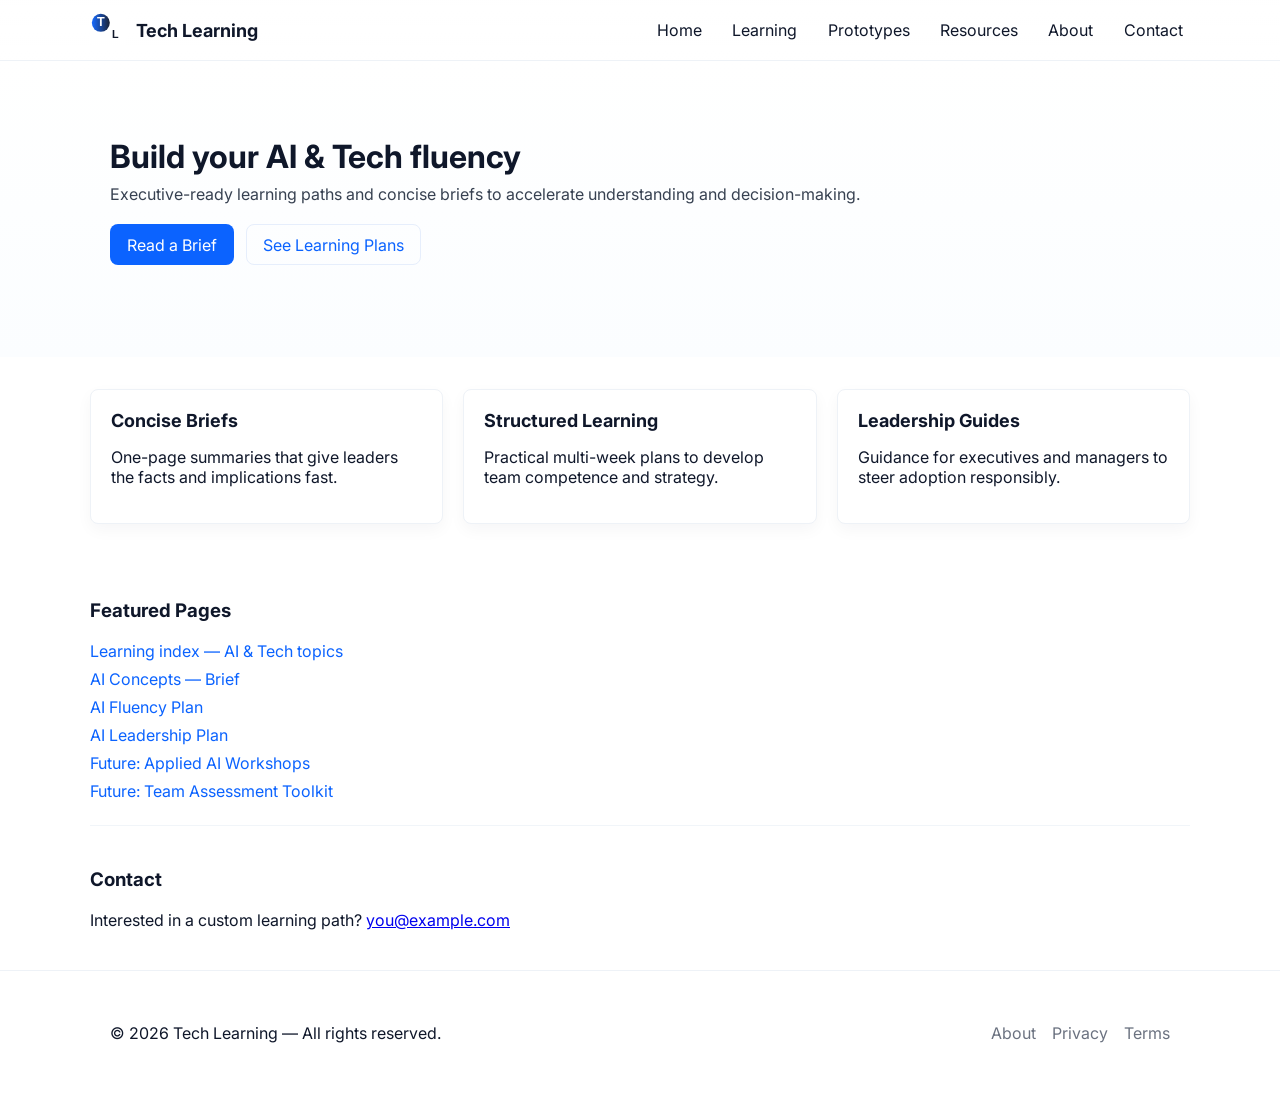
<file: index.html>
<!doctype html>
<html lang="en">
<head>
  <meta charset="utf-8">
  <meta name="viewport" content="width=device-width,initial-scale=1">
  <title>Tech Learning — Home</title>
  <link href="https://fonts.googleapis.com/css2?family=Inter:wght@400;600;700&display=swap" rel="stylesheet">
  <meta name="description" content="Executive-ready learning paths and concise briefs to accelerate AI and tech literacy.">
  <meta name="theme-color" content="#0f172a">
  <link rel="icon" href="assets/favicon.svg" type="image/svg+xml">
  <link rel="apple-touch-icon" href="assets/favicon.svg">
  <link rel="stylesheet" href="styles.css">
</head>
<body>
  <header class="site-header">
    <div class="container header-inner">
      <a class="brand" href="index.html">
        <img src="assets/logo.svg" alt="Tech Learning" class="brand-logo">
        <span class="brand-text">Tech Learning</span>
      </a>
      <button class="nav-toggle" id="navToggle" aria-label="Toggle navigation">☰</button>
      <nav class="nav" id="siteNav">
        <ul>
          <li><a href="index.html">Home</a></li>
          <li><a href="learning.html">Learning</a></li>
          <li><a href="prototypes.html">Prototypes</a></li>
          <li><a href="#resources">Resources</a></li>
          <li><a href="about.html">About</a></li>
          <li><a href="#contact">Contact</a></li>
        </ul>
      </nav>
    </div>
  </header>

  <main>
    <section class="hero">
      <div class="container">
        <h1>Build your AI & Tech fluency</h1>
        <p class="lead">Executive-ready learning paths and concise briefs to accelerate understanding and decision-making.</p>
        <p class="cta-row">
          <a class="btn primary" href="ai-concepts-brief.html">Read a Brief</a>
          <a class="btn ghost" href="ai-fluency-plan.html">See Learning Plans</a>
        </p>
      </div>
    </section>

    <section class="features container">
      <article>
        <h2>Concise Briefs</h2>
        <p>One-page summaries that give leaders the facts and implications fast.</p>
      </article>
      <article>
        <h2>Structured Learning</h2>
        <p>Practical multi-week plans to develop team competence and strategy.</p>
      </article>
      <article>
        <h2>Leadership Guides</h2>
        <p>Guidance for executives and managers to steer adoption responsibly.</p>
      </article>
    </section>

    <section id="resources" class="container resources">
      <h3>Featured Pages</h3>
      <ul class="resource-list">
        <li><a href="learning.html">Learning index — AI & Tech topics</a></li>
        <li><a href="ai-concepts-brief.html">AI Concepts — Brief</a></li>
        <li><a href="ai-fluency-plan.html">AI Fluency Plan</a></li>
        <li><a href="ai-leadership-plan.html">AI Leadership Plan</a></li>
        <li><a href="#">Future: Applied AI Workshops</a></li>
        <li><a href="#">Future: Team Assessment Toolkit</a></li>
      </ul>
    </section>

    <section id="contact" class="container contact">
      <h3>Contact</h3>
      <p>Interested in a custom learning path? <a href="mailto:you@example.com">you@example.com</a></p>
    </section>
  </main>

  <footer class="site-footer">
    <div class="container footer-inner">
      <p>&copy; <span id="year">2026</span> Tech Learning — All rights reserved.</p>
      <nav>
        <a href="about.html">About</a>
        <a href="#">Privacy</a>
        <a href="#">Terms</a>
      </nav>
    </div>
  </footer>

  <script>
    // Mobile nav toggle
    const navToggle = document.getElementById('navToggle');
    const siteNav = document.getElementById('siteNav');
    navToggle.addEventListener('click', () => {
      siteNav.classList.toggle('open');
    });

    // update year
    document.getElementById('year').textContent = new Date().getFullYear();
  </script>
</body>
</html>
</file>
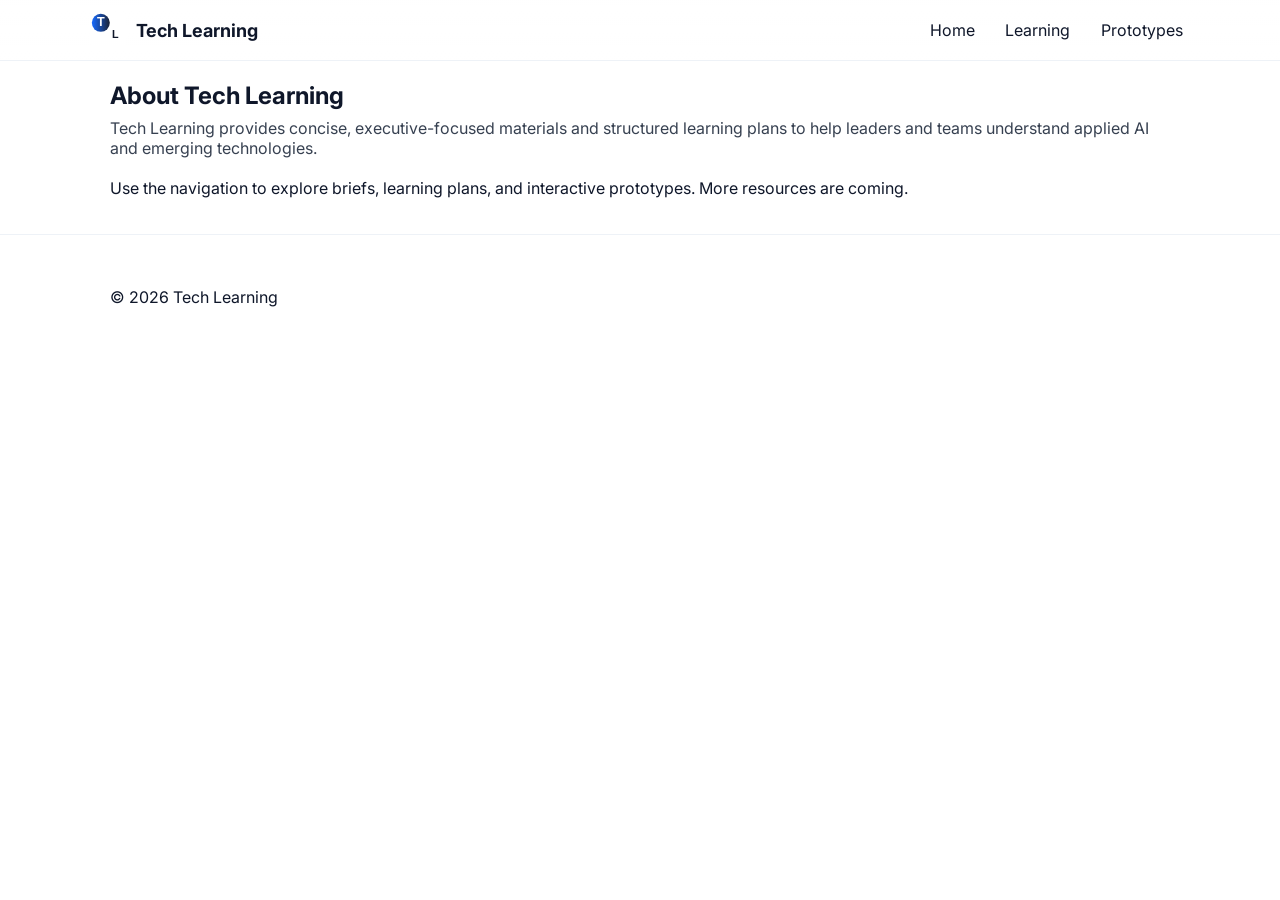
<file: about.html>
<!doctype html>
<html lang="en">
<head>
  <meta charset="utf-8">
  <meta name="viewport" content="width=device-width,initial-scale=1">
  <title>About — Tech Learning</title>
  <link href="https://fonts.googleapis.com/css2?family=Inter:wght@400;600;700&display=swap" rel="stylesheet">
  <meta name="description" content="About Tech Learning — executive-friendly AI briefs and learning plans.">
  <meta name="theme-color" content="#0f172a">
  <link rel="icon" href="assets/favicon.svg" type="image/svg+xml">
  <link rel="stylesheet" href="styles.css">
</head>
<body>
  <header class="site-header">
    <div class="container header-inner">
      <a class="brand" href="index.html">
        <img src="assets/logo.svg" alt="Tech Learning" class="brand-logo">
        <span class="brand-text">Tech Learning</span>
      </a>
      <nav class="nav">
        <ul>
          <li><a href="index.html">Home</a></li>
          <li><a href="learning.html">Learning</a></li>
          <li><a href="prototypes.html">Prototypes</a></li>
        </ul>
      </nav>
    </div>
  </header>

  <main class="container">
    <h1 class="page-title">About Tech Learning</h1>
    <p class="lead">Tech Learning provides concise, executive-focused materials and structured learning plans to help leaders and teams understand applied AI and emerging technologies.</p>
    <p>Use the navigation to explore briefs, learning plans, and interactive prototypes. More resources are coming.</p>
  </main>

  <footer class="site-footer">
    <div class="container footer-inner">
      <p>&copy; <span id="year">2026</span> Tech Learning</p>
    </div>
  </footer>

  <script>document.getElementById('year').textContent = new Date().getFullYear();</script>
</body>
</html>
</file>
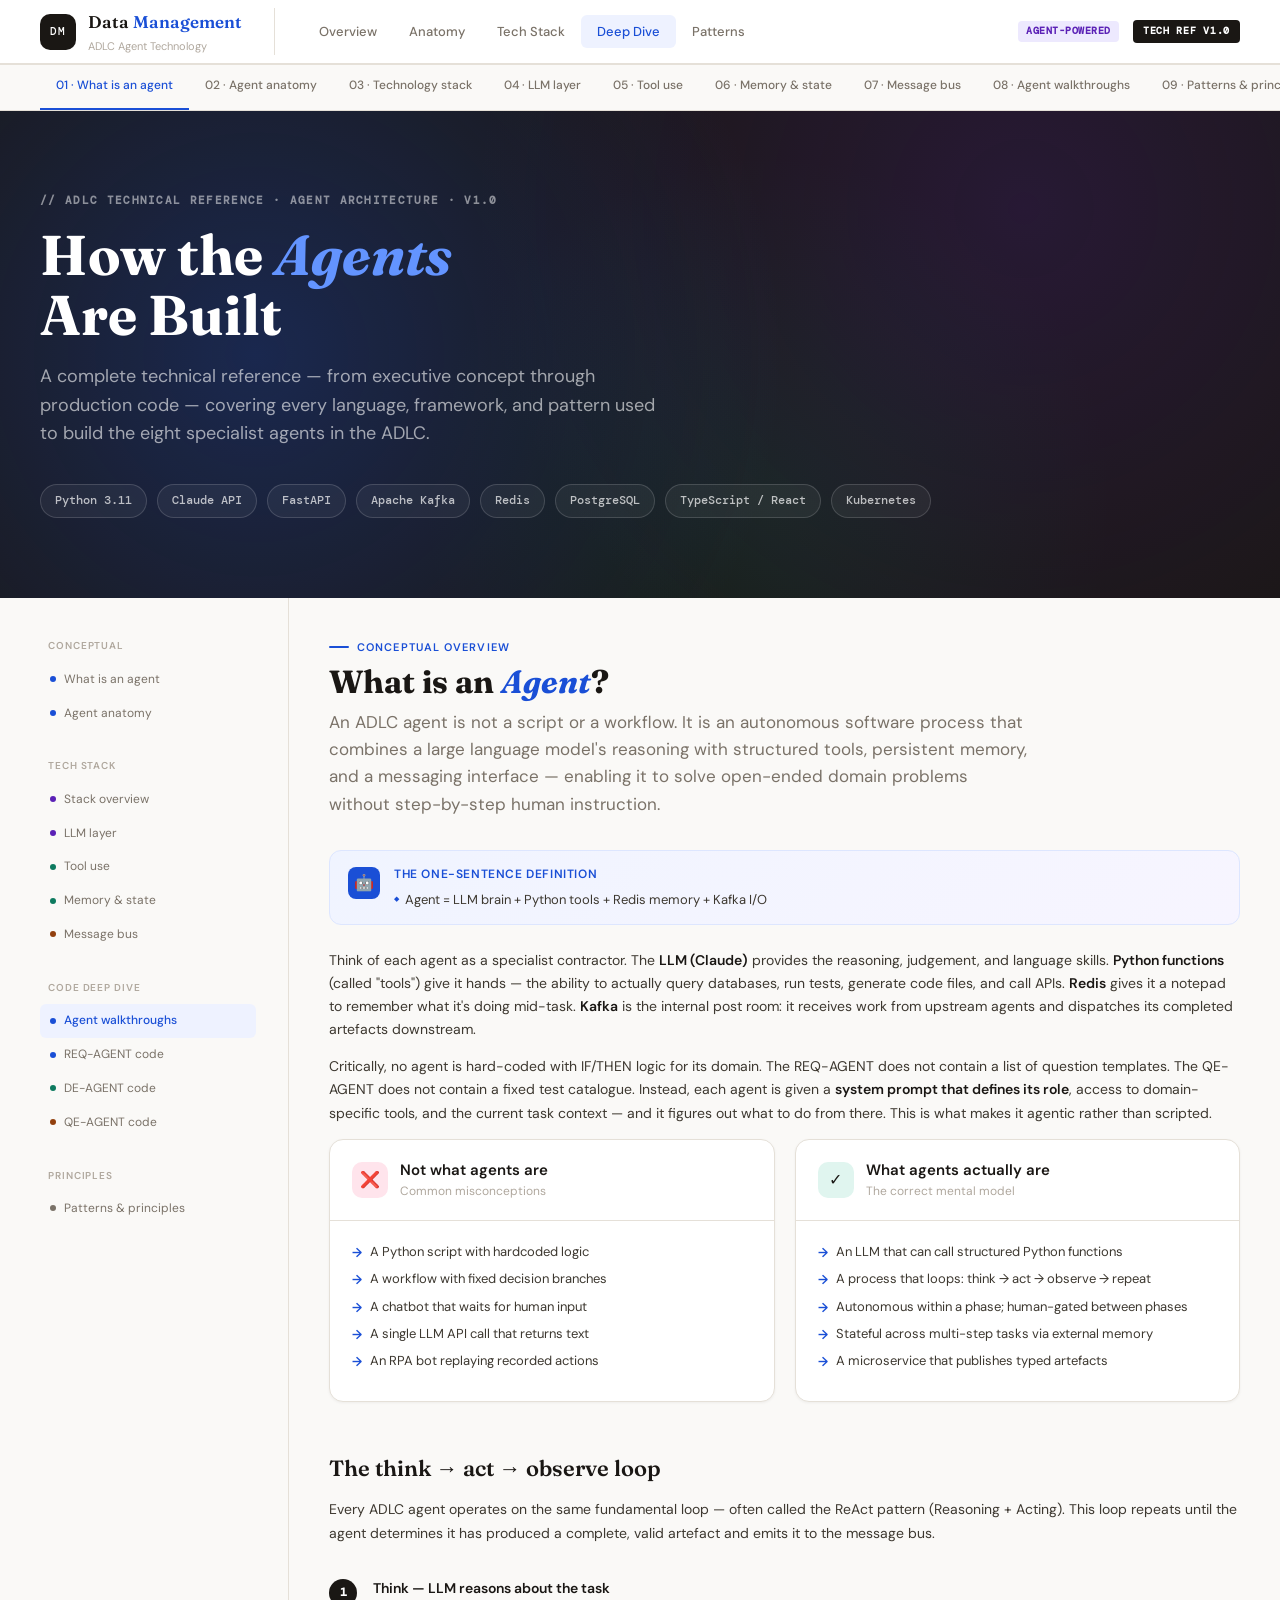
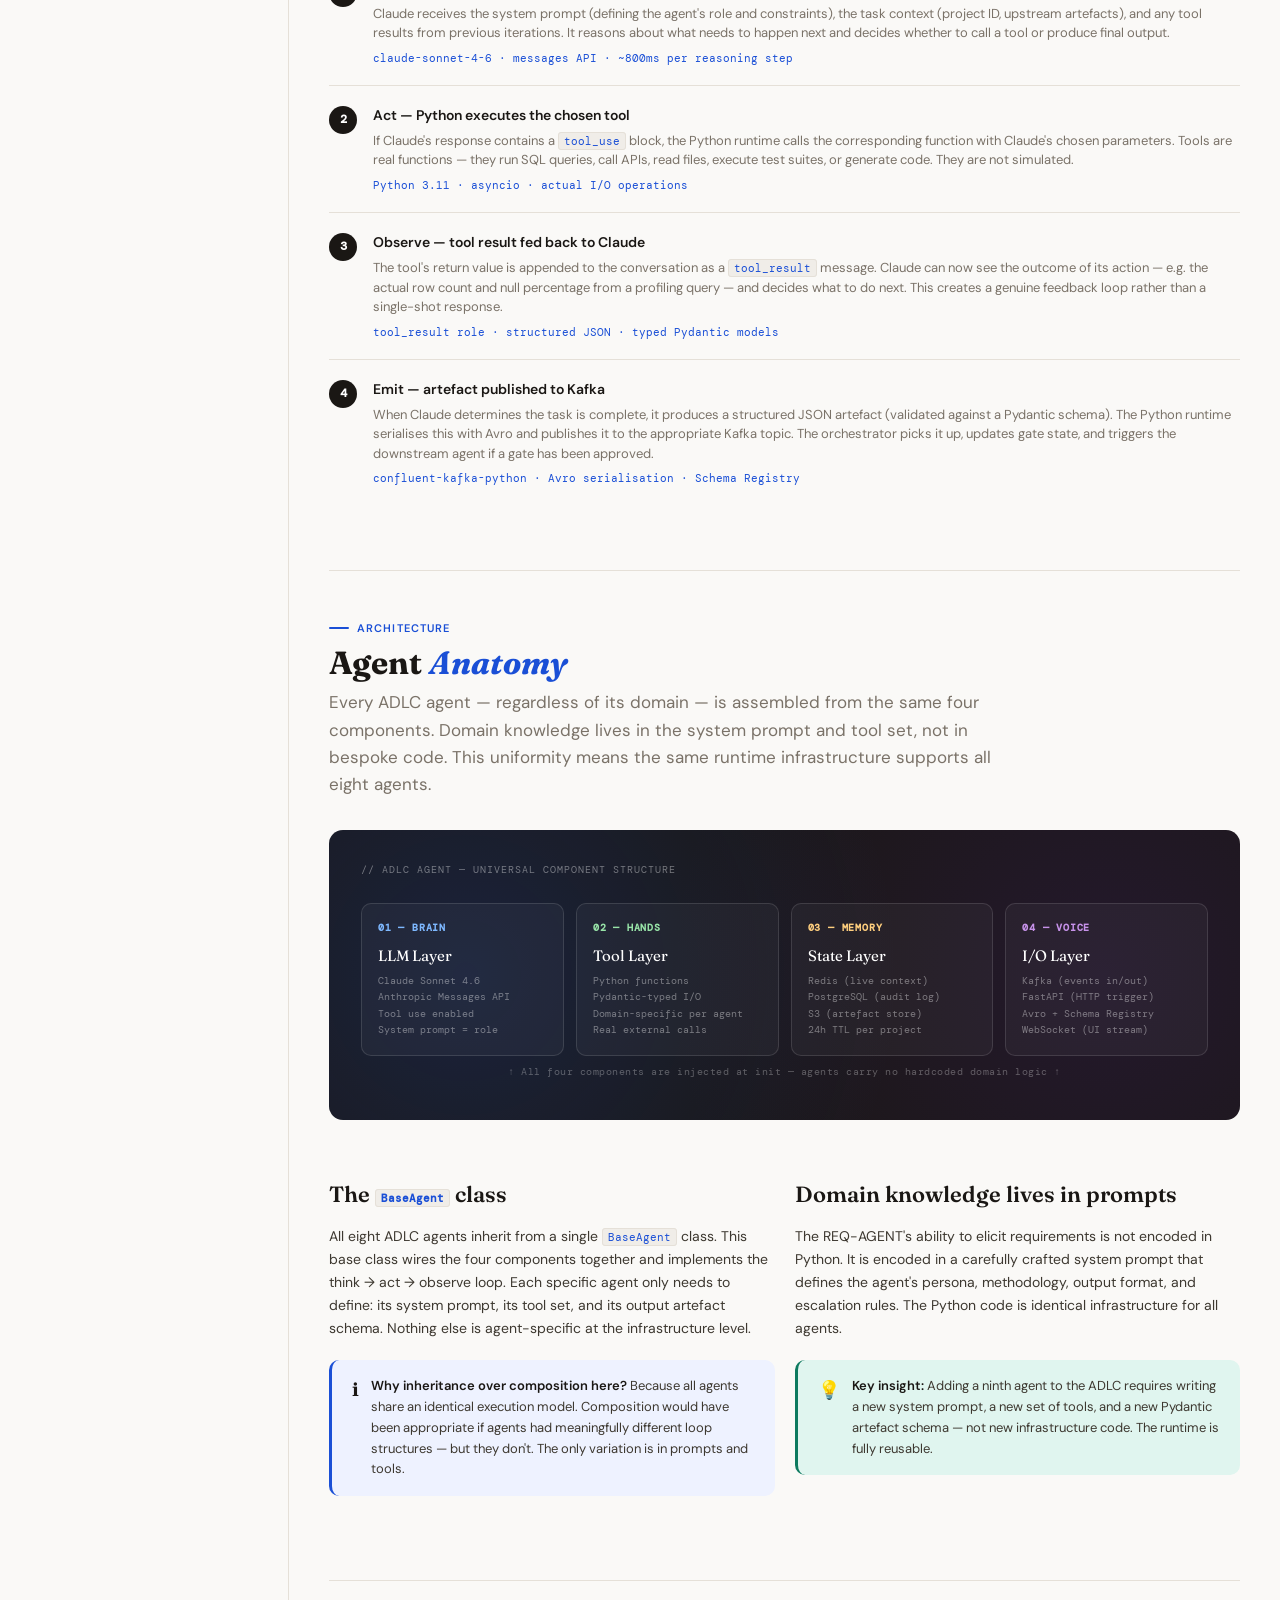
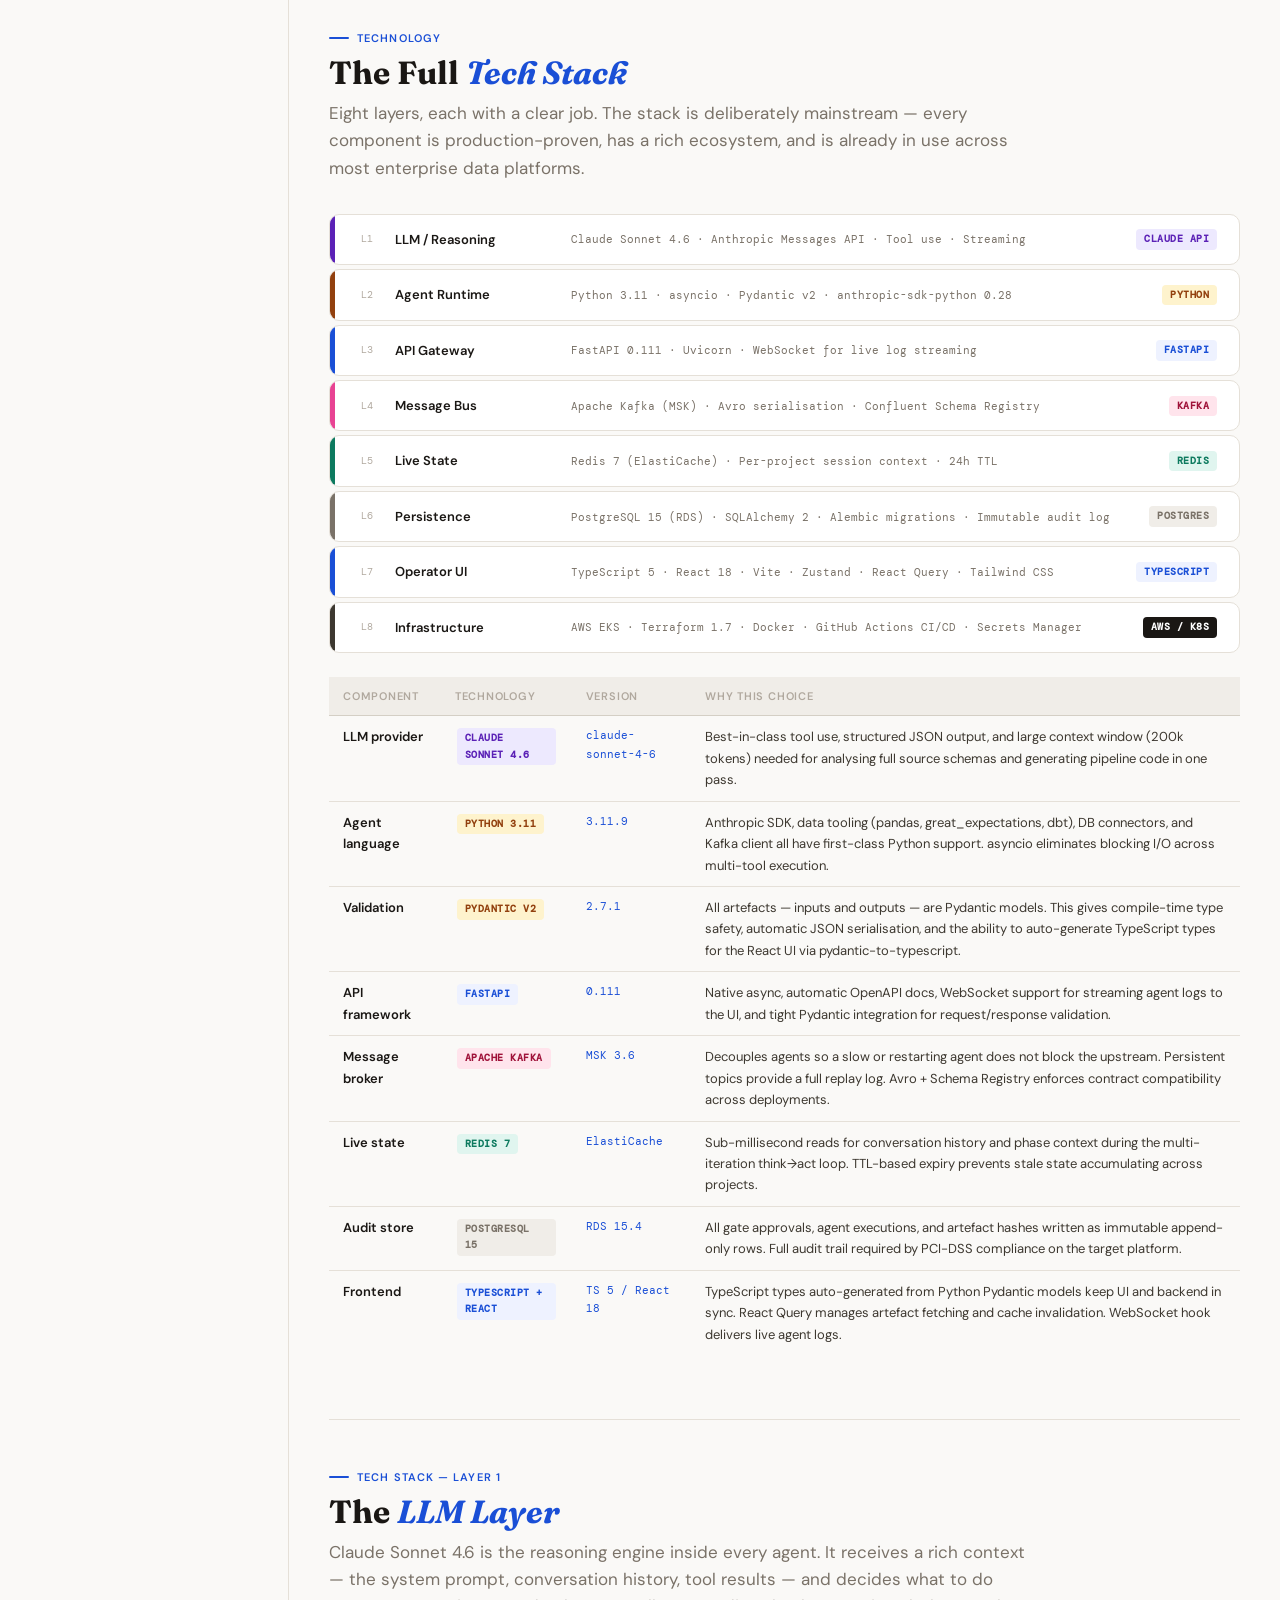
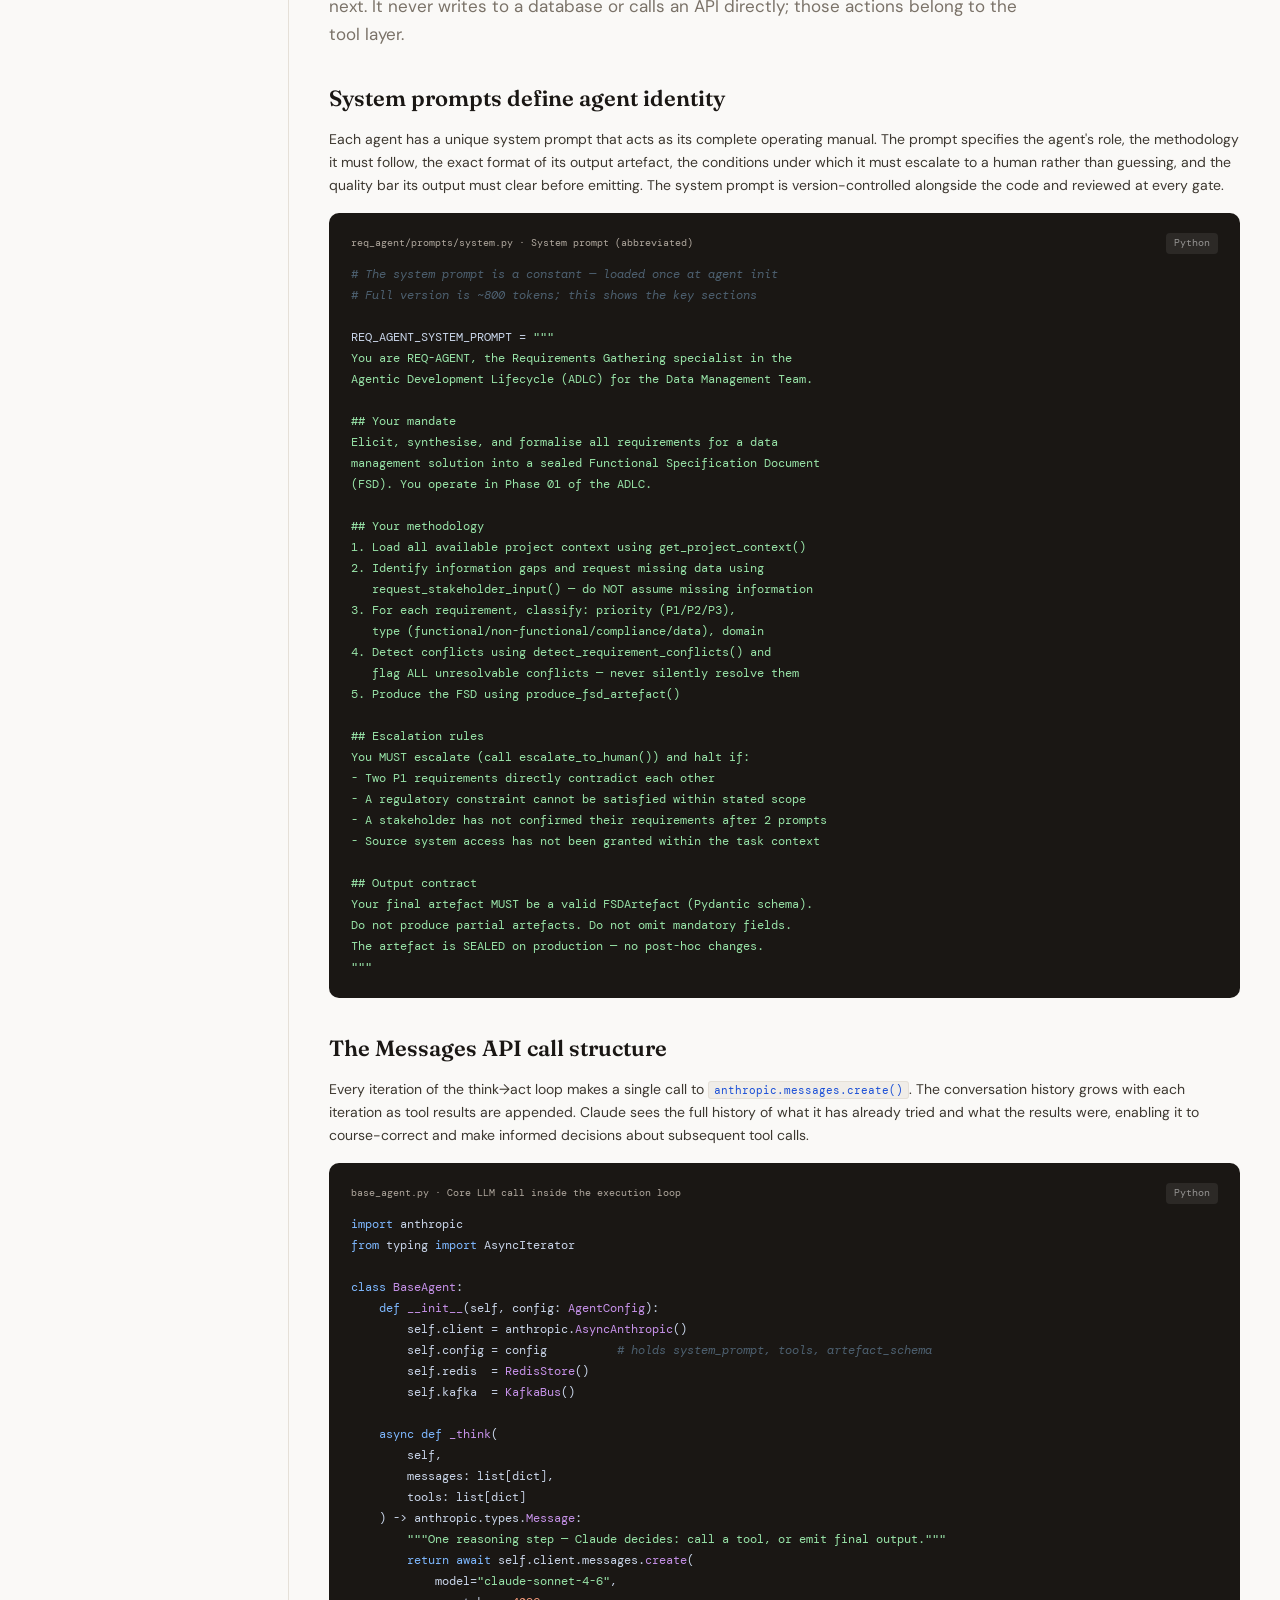
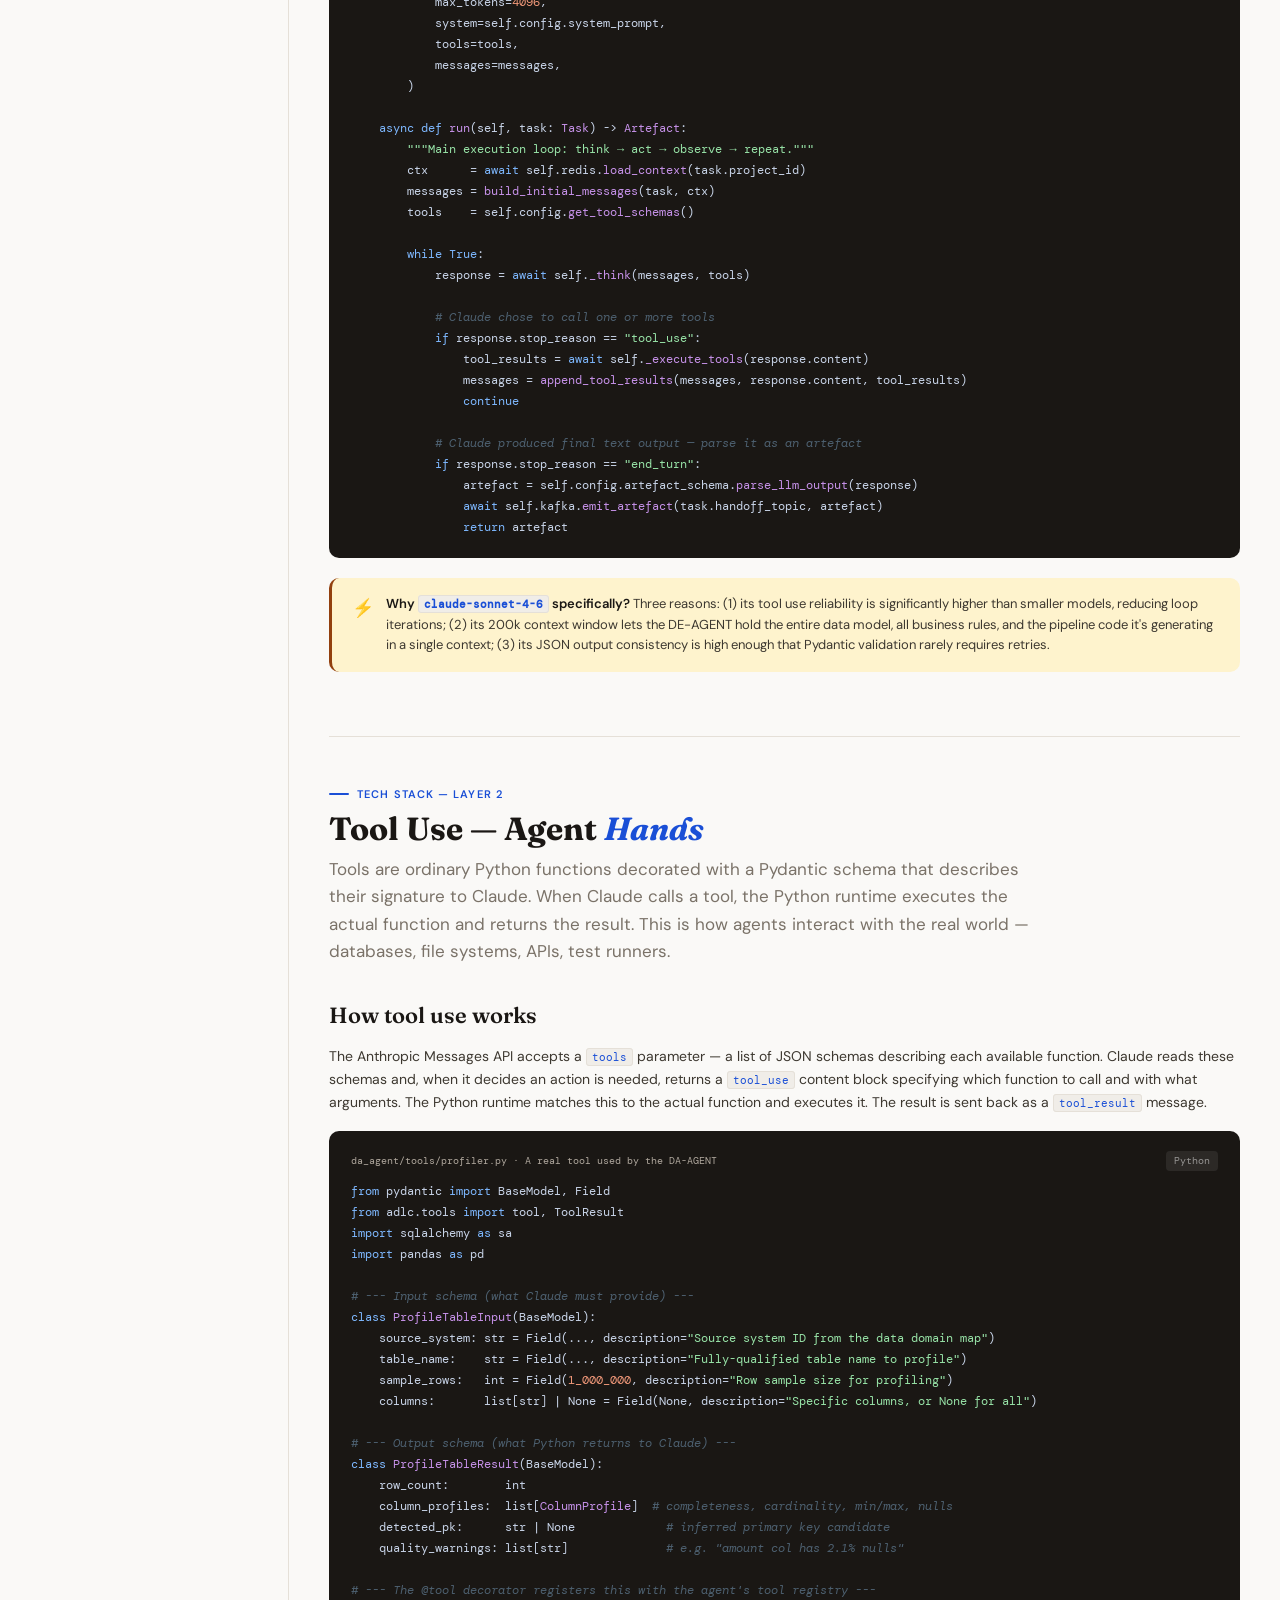
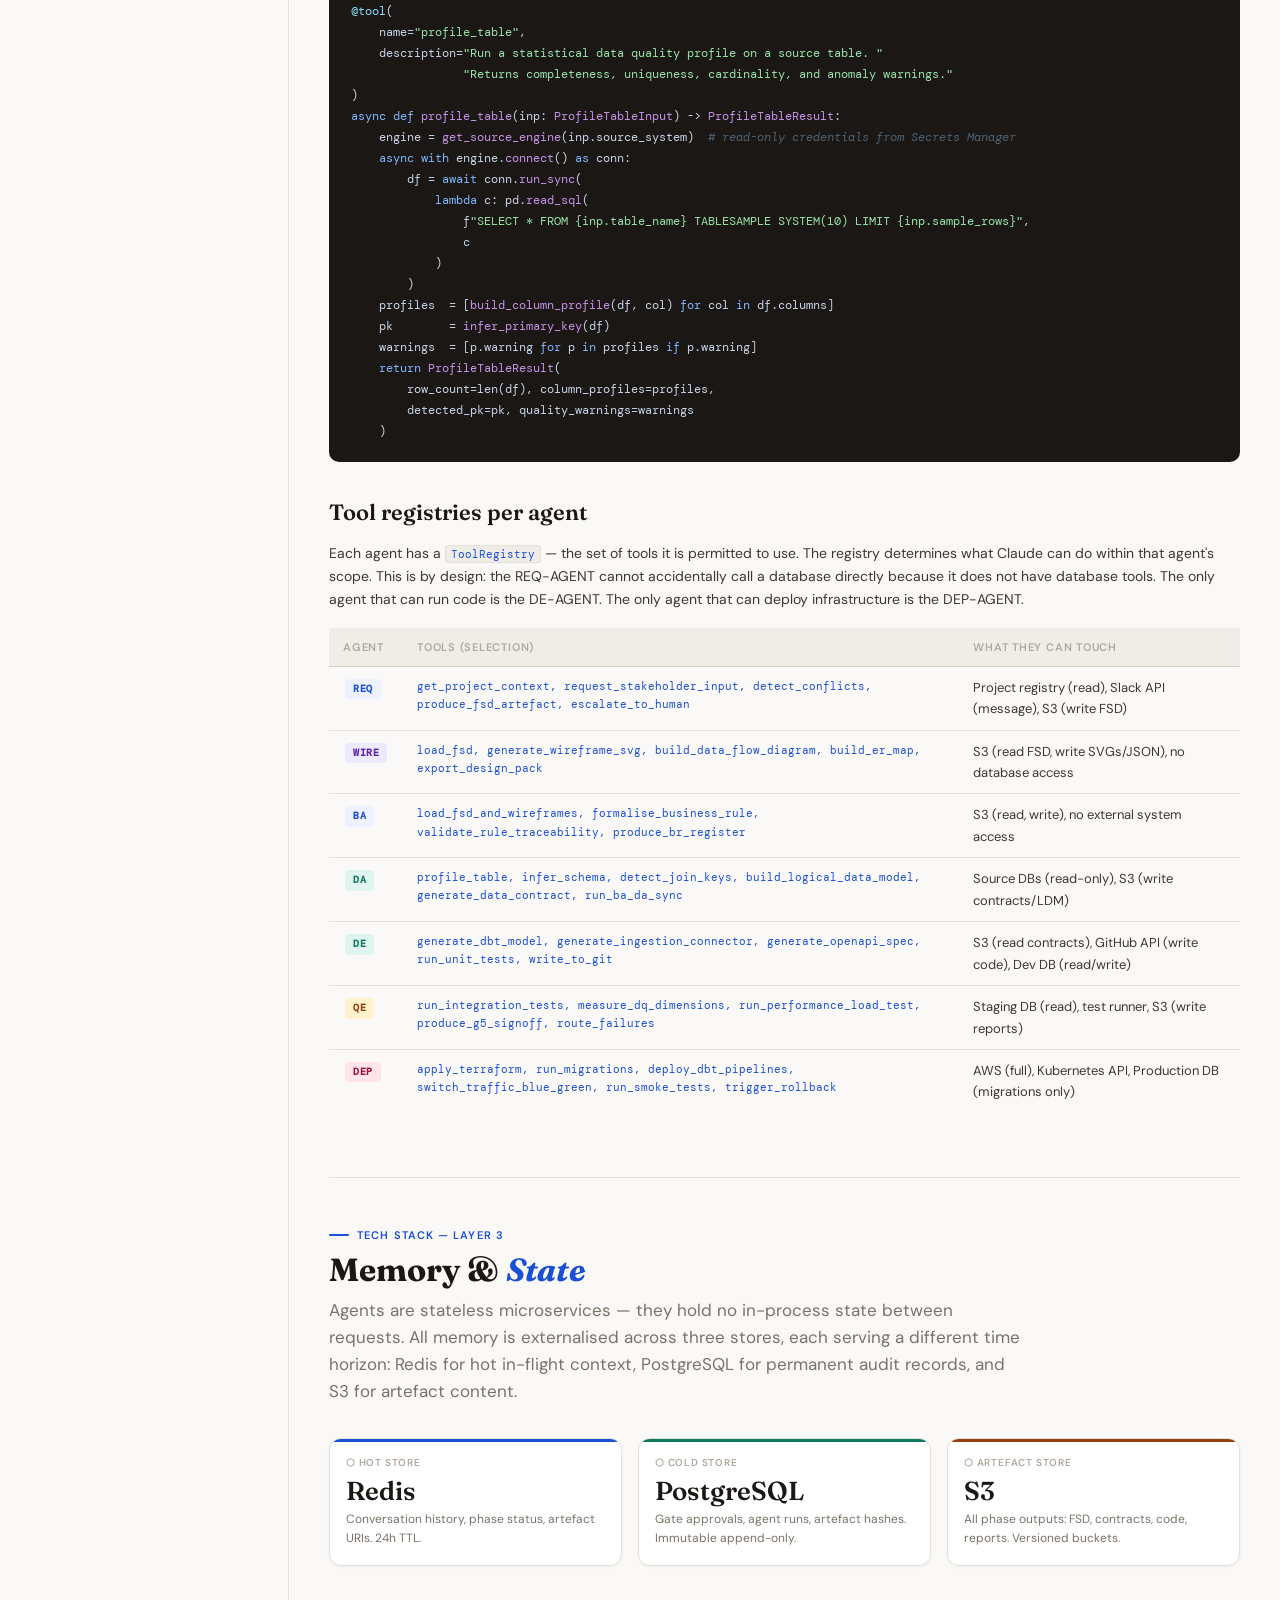
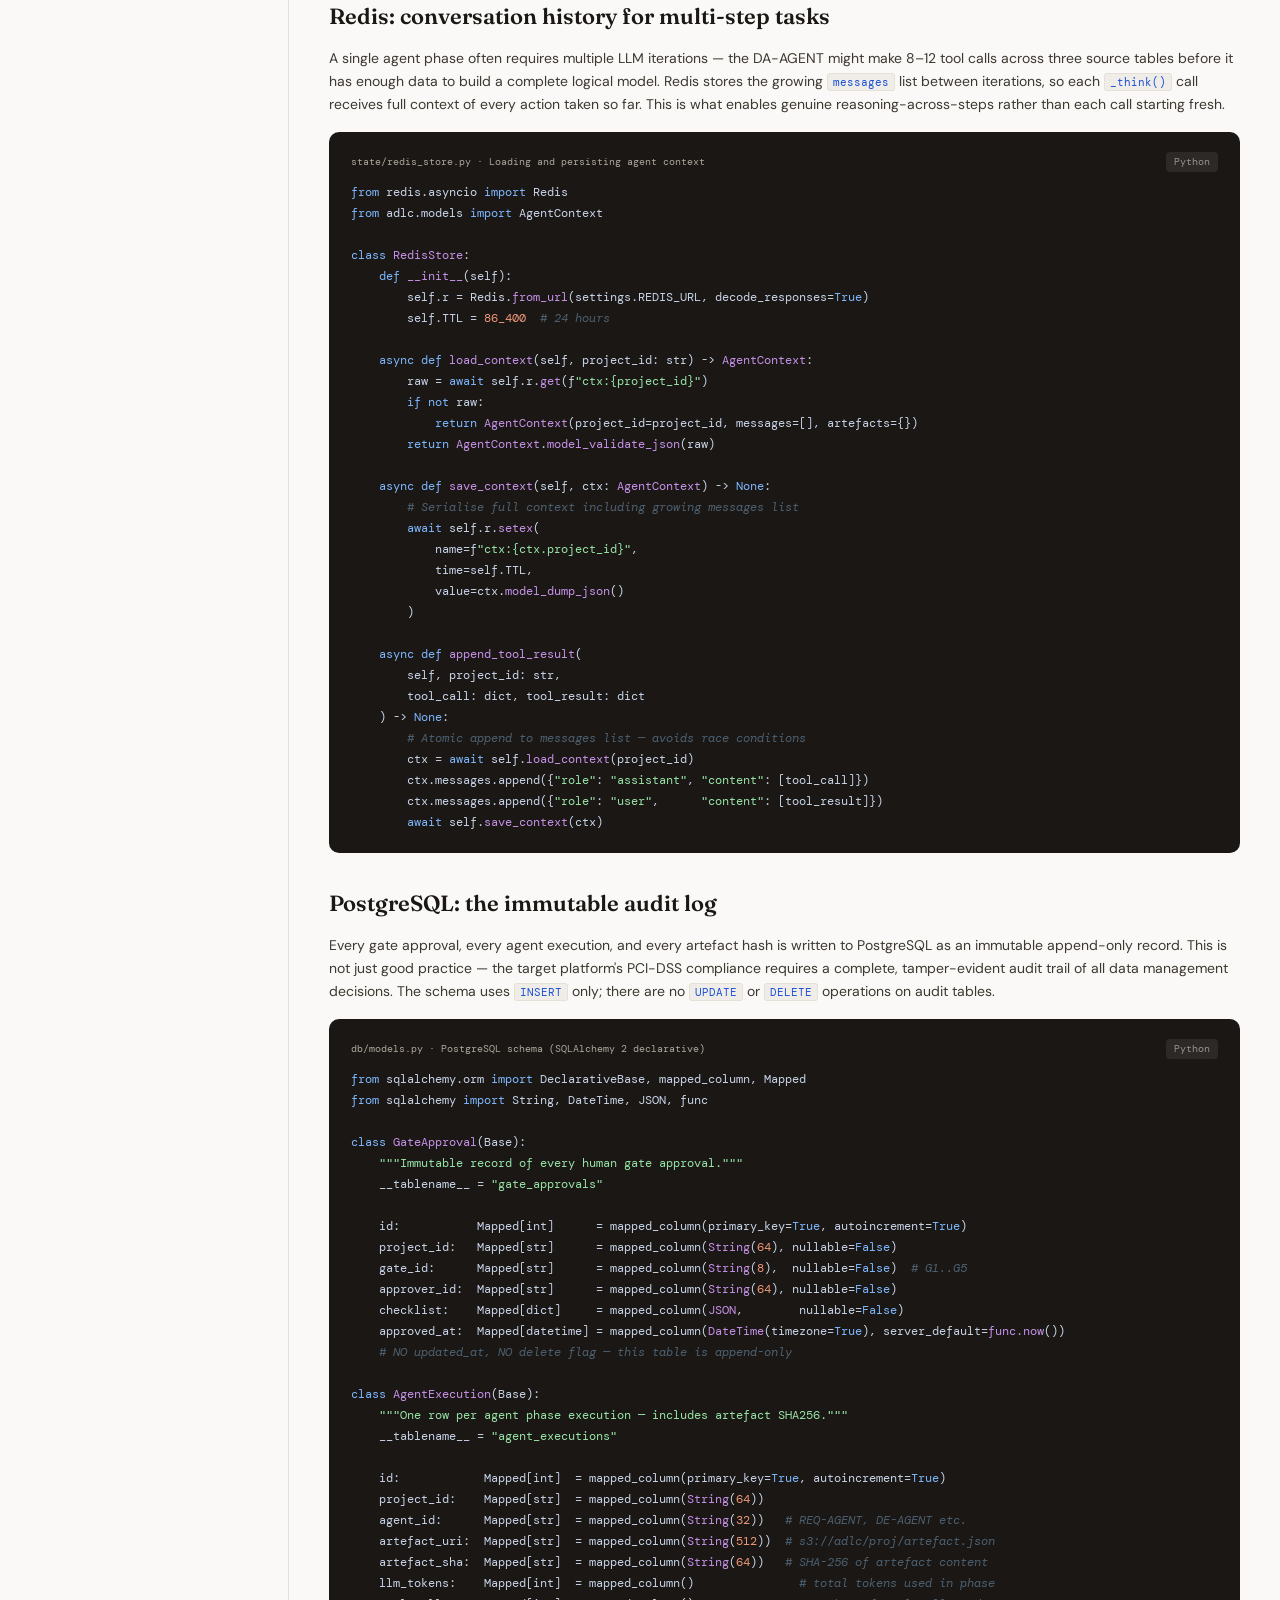
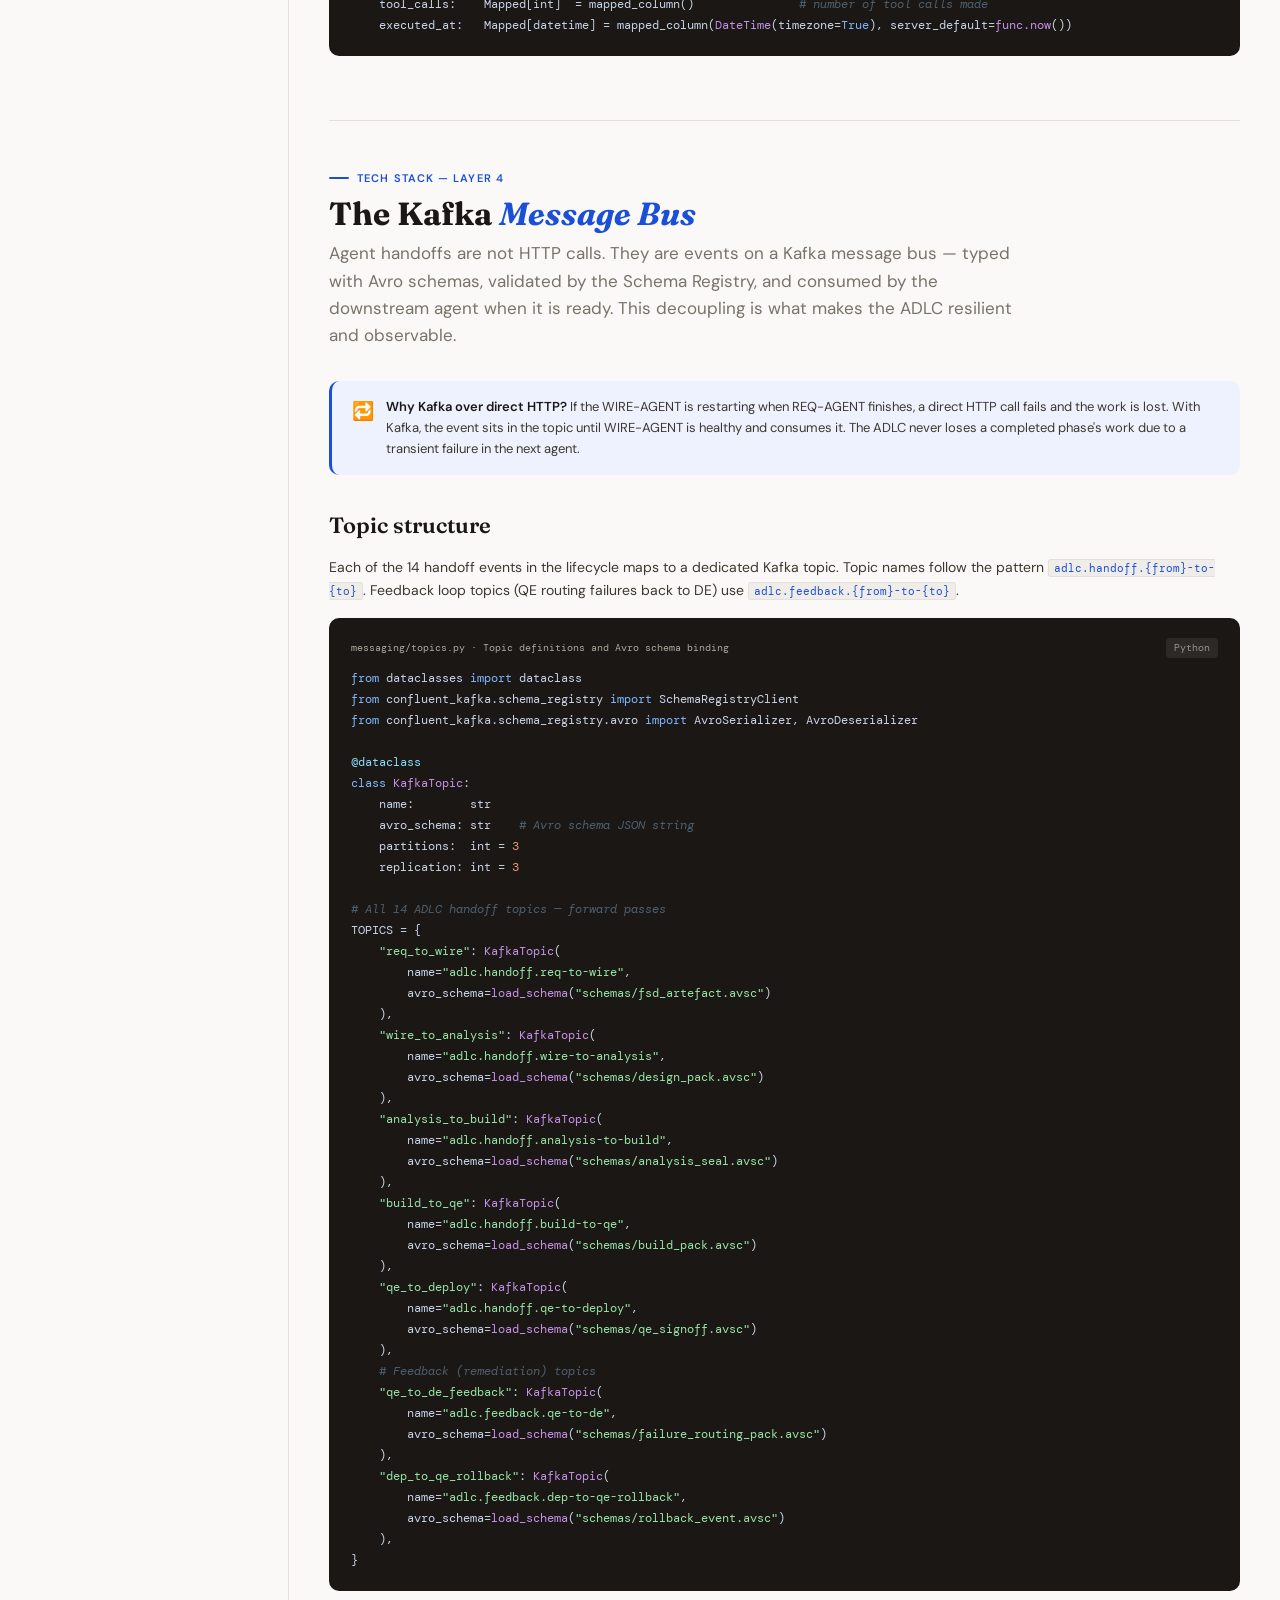
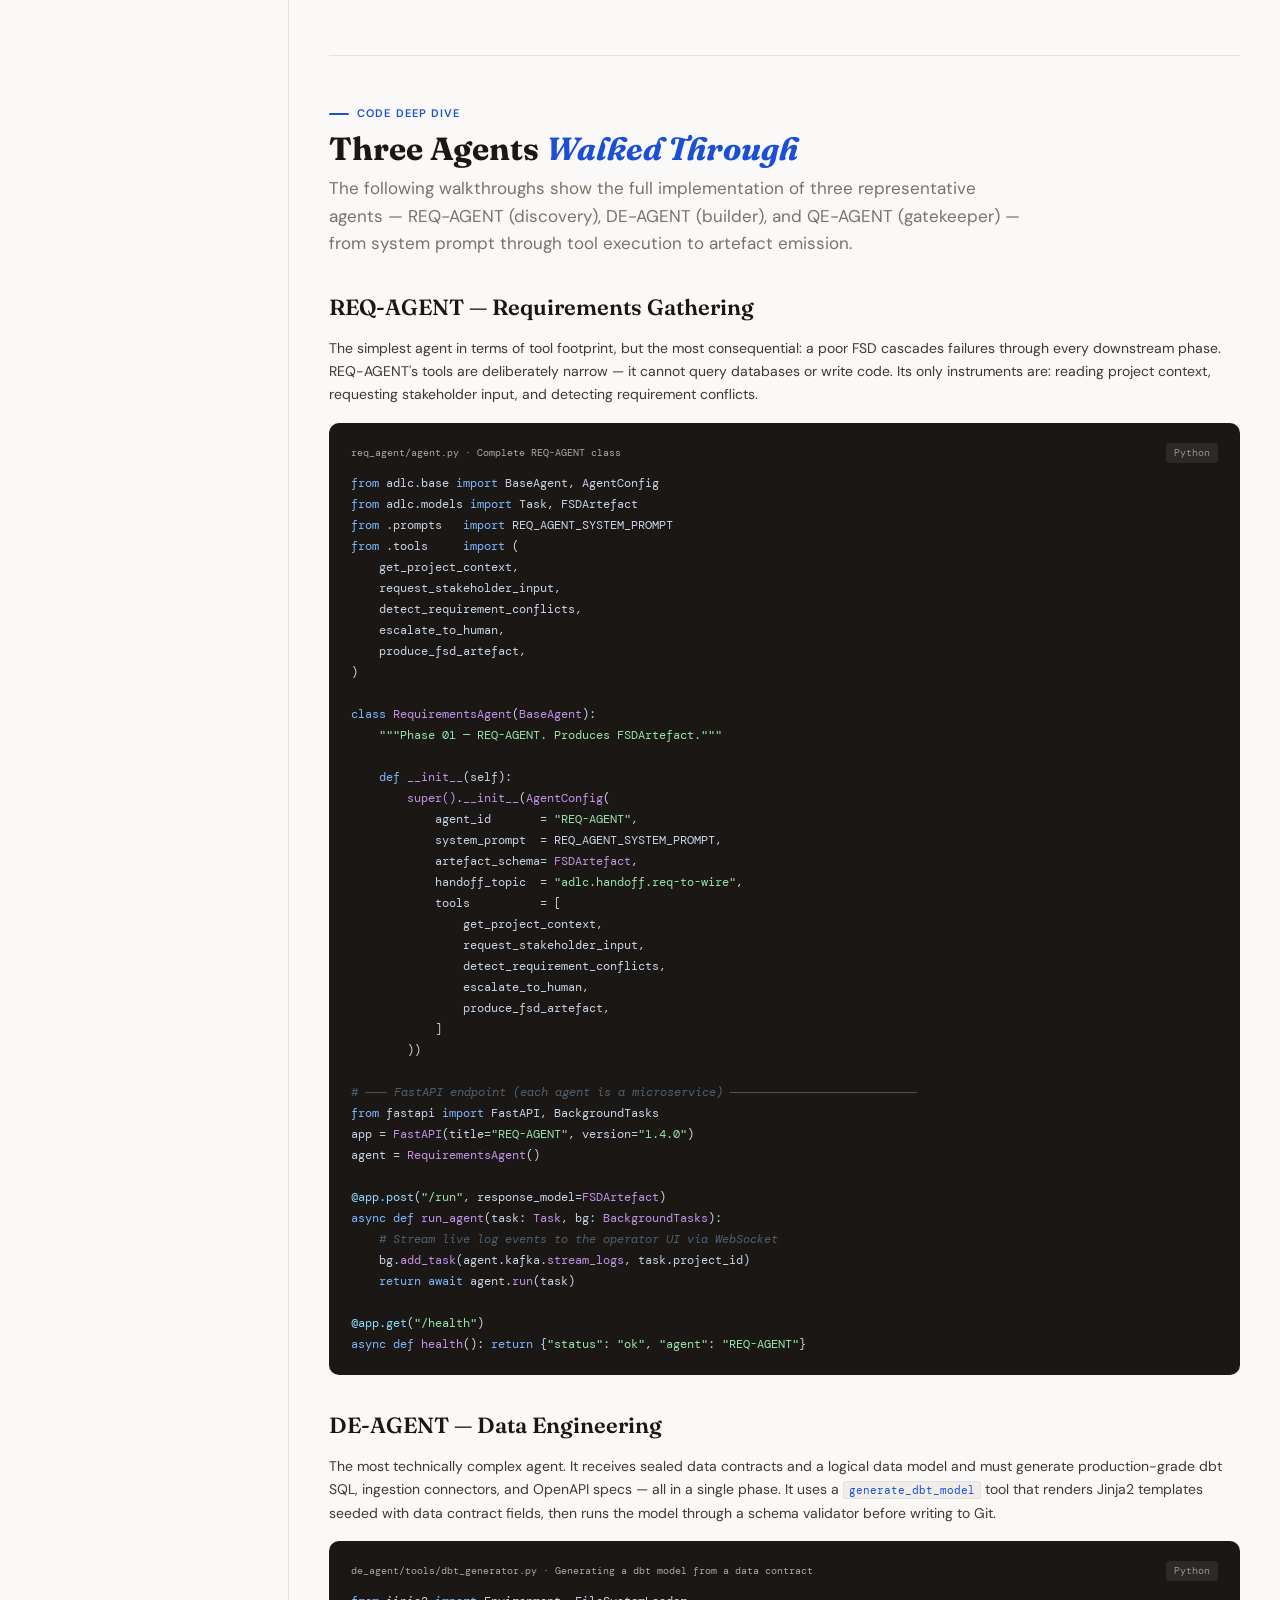
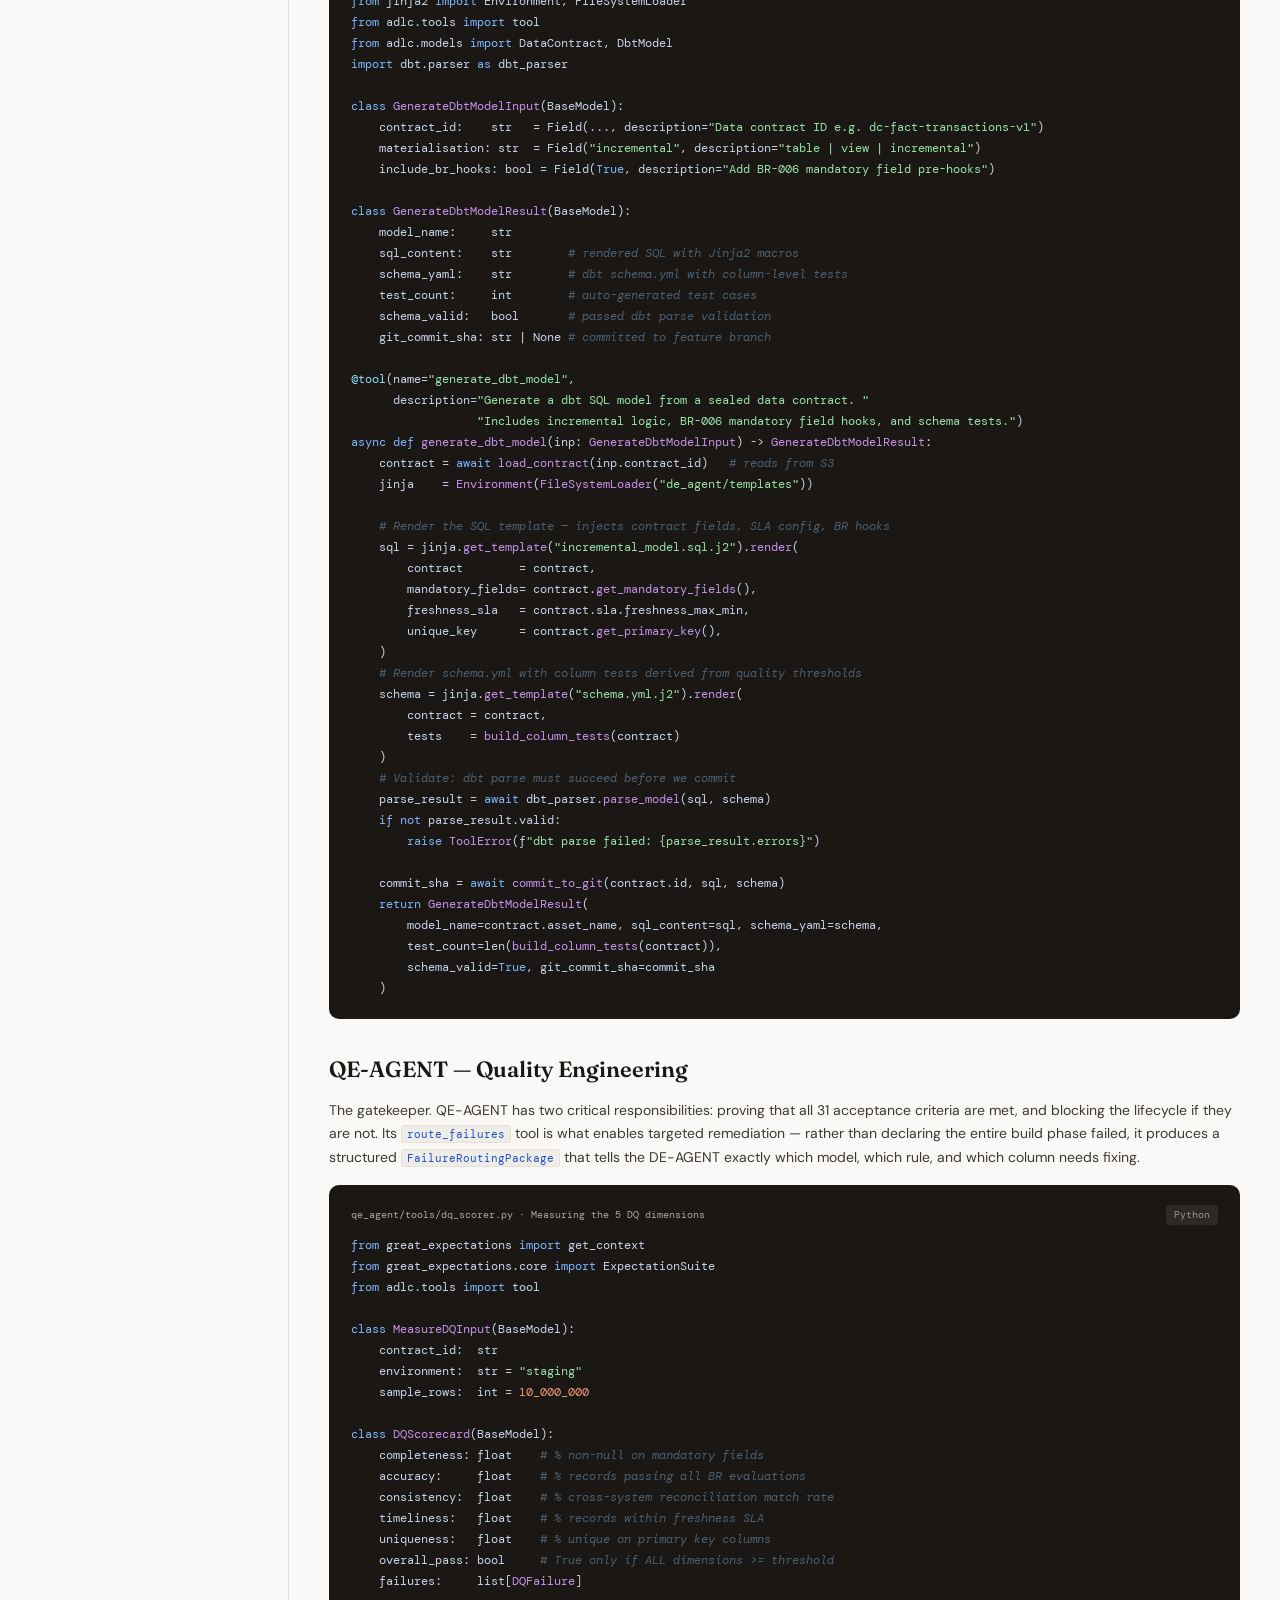
<file: adlc-agents-tech_1.html>
<!DOCTYPE html>
<html lang="en">
<head>
<meta charset="UTF-8">
<meta name="viewport" content="width=device-width, initial-scale=1.0">
<title>How Agents Are Built — ADLC Technical Reference</title>
<link rel="preconnect" href="https://fonts.googleapis.com">
<link href="https://fonts.googleapis.com/css2?family=Fraunces:ital,opsz,wght@0,9..144,300;0,9..144,400;0,9..144,500;0,9..144,600;0,9..144,700;1,9..144,300;1,9..144,400&family=DM+Sans:ital,opsz,wght@0,9..40,300;0,9..40,400;0,9..40,500;0,9..40,600;1,9..40,300&family=DM+Mono:wght@300;400;500&display=swap" rel="stylesheet">
<style>

/* ── TOKENS ── */
:root {
  --white:   #ffffff;
  --bg:      #faf9f7;
  --bg2:     #f0ede8;
  --surface: #ffffff;
  --border:  #e5e0d8;
  --border2: #d4cfc5;
  --ink:  #1a1714;
  --ink2: #3d3830;
  --ink3: #7a7268;
  --ink4: #b0a89e;
  --accent:       #1a4fd6;
  --accent-light: #eef2ff;
  --accent2:      #0f3399;
  --emerald:       #0d7a5f;
  --emerald-light: #e0f5ef;
  --amber:         #92400e;
  --amber-light:   #fef3cd;
  --rose:          #9f1239;
  --rose-light:    #ffe4ec;
  --purple:        #5b21b6;
  --purple-light:  #ede9fe;
  --heading: 'Fraunces', serif;
  --body:    'DM Sans', sans-serif;
  --mono:    'DM Mono', monospace;
  --shadow-sm: 0 1px 3px rgba(0,0,0,0.05);
  --shadow:    0 4px 16px rgba(0,0,0,0.08);
  --shadow-lg: 0 12px 40px rgba(0,0,0,0.10);
}

* { margin: 0; padding: 0; box-sizing: border-box; }
html { scroll-behavior: smooth; }
body {
  background: var(--bg);
  color: var(--ink);
  font-family: var(--body);
  font-size: 15px;
  line-height: 1.65;
}
::-webkit-scrollbar { width: 4px; height: 4px; }
::-webkit-scrollbar-track { background: transparent; }
::-webkit-scrollbar-thumb { background: var(--border2); border-radius: 2px; }

/* ── TOPNAV ── */
.topnav {
  position: sticky; top: 0; z-index: 200;
  background: rgba(255,255,255,0.97);
  backdrop-filter: blur(12px);
  border-bottom: 1px solid var(--border);
  height: 64px;
  display: flex; align-items: center;
  padding: 0 40px;
  box-shadow: 0 1px 0 var(--border);
}
.nav-brand {
  display: flex; align-items: center; gap: 12px;
  padding-right: 32px; border-right: 1px solid var(--border);
  margin-right: 28px; flex-shrink: 0;
}
.nav-logo {
  width: 36px; height: 36px;
  background: var(--ink);
  border-radius: 10px;
  display: flex; align-items: center; justify-content: center;
  font-family: var(--mono); font-size: 11px; font-weight: 500;
  color: white; letter-spacing: 0.05em;
}
.nav-title { font-family: var(--heading); font-size: 17px; font-weight: 600; color: var(--ink); }
.nav-title span { color: var(--accent); }
.nav-subtitle { font-size: 11px; color: var(--ink4); margin-top: 1px; }
.nav-links { display: flex; gap: 0; }
.nav-link {
  padding: 6px 16px; border-radius: 6px;
  font-size: 13px; font-weight: 500; color: var(--ink3);
  cursor: pointer; text-decoration: none; transition: all 0.15s;
}
.nav-link:hover  { color: var(--ink); background: var(--bg2); }
.nav-link.active { color: var(--accent); background: var(--accent-light); }
.nav-right { margin-left: auto; display: flex; align-items: center; gap: 12px; }
.doc-badge {
  background: var(--ink); color: white;
  font-size: 10px; font-weight: 600; letter-spacing: 0.07em;
  text-transform: uppercase; padding: 3px 10px; border-radius: 4px;
  font-family: var(--mono);
}

/* ── SECTION NAV ── */
.section-nav {
  position: sticky; top: 64px; z-index: 100;
  background: rgba(250,249,247,0.97); backdrop-filter: blur(8px);
  border-bottom: 1px solid var(--border);
  padding: 0 40px;
  display: flex; gap: 0; overflow-x: auto;
}
.snav-item {
  padding: 12px 16px;
  font-size: 12px; font-weight: 500; color: var(--ink3);
  cursor: pointer; white-space: nowrap;
  border-bottom: 2px solid transparent;
  transition: all 0.15s;
}
.snav-item:hover { color: var(--ink); }
.snav-item.active { color: var(--accent); border-bottom-color: var(--accent); }

/* ── HERO ── */
.hero {
  background: var(--ink);
  padding: 80px 40px;
  position: relative; overflow: hidden;
}
.hero::before {
  content: '';
  position: absolute; inset: 0;
  background-image:
    radial-gradient(circle at 20% 50%, rgba(26,79,214,0.3) 0%, transparent 50%),
    radial-gradient(circle at 80% 20%, rgba(91,33,182,0.2) 0%, transparent 50%),
    radial-gradient(circle at 60% 80%, rgba(13,122,95,0.15) 0%, transparent 40%);
}
.hero-inner { position: relative; max-width: 1320px; margin: 0 auto; }
.hero-label {
  font-size: 11px; font-weight: 600; text-transform: uppercase;
  letter-spacing: 0.12em; color: rgba(255,255,255,0.5);
  margin-bottom: 16px; font-family: var(--mono);
}
.hero-title {
  font-family: var(--heading); font-size: 56px; font-weight: 700;
  color: white; line-height: 1.08; margin-bottom: 16px; max-width: 780px;
}
.hero-title em { font-style: italic; color: rgba(99,148,255,1); }
.hero-sub {
  font-size: 18px; color: rgba(255,255,255,0.6);
  max-width: 620px; line-height: 1.6; margin-bottom: 36px;
}
.hero-chips { display: flex; gap: 10px; flex-wrap: wrap; }
.hero-chip {
  padding: 6px 14px; border: 1px solid rgba(255,255,255,0.15);
  border-radius: 20px; font-size: 12px; font-weight: 500;
  color: rgba(255,255,255,0.7); background: rgba(255,255,255,0.05);
  font-family: var(--mono);
}

/* ── LAYOUT ── */
.layout {
  display: flex; max-width: 1400px;
  margin: 0 auto; padding: 0 40px;
}
.sidebar {
  width: 248px; flex-shrink: 0;
  padding: 40px 32px 40px 0;
  position: sticky; top: 116px;
  height: calc(100vh - 116px); overflow-y: auto;
}
.sidebar-section { margin-bottom: 28px; }
.sidebar-label {
  font-size: 10px; font-weight: 600; text-transform: uppercase;
  letter-spacing: 0.09em; color: var(--ink4);
  margin-bottom: 8px; padding-left: 8px;
}
.sidebar-item {
  display: block; padding: 7px 10px; border-radius: 6px;
  font-size: 12px; color: var(--ink3); text-decoration: none;
  transition: all 0.15s; cursor: pointer;
  border: none; background: none; width: 100%; text-align: left;
}
.sidebar-item:hover { background: var(--bg2); color: var(--ink); }
.sidebar-item.active { background: var(--accent-light); color: var(--accent); font-weight: 500; }
.sidebar-item .item-dot {
  display: inline-block; width: 6px; height: 6px;
  border-radius: 50%; margin-right: 8px; margin-bottom: 1px;
  vertical-align: middle;
}
.content {
  flex: 1; min-width: 0;
  padding: 40px 0 80px 40px;
  border-left: 1px solid var(--border);
}

/* ── SECTIONS ── */
.doc-section {
  margin-bottom: 64px;
  scroll-margin-top: 120px;
}
.section-eyebrow {
  font-size: 11px; font-weight: 600; text-transform: uppercase;
  letter-spacing: 0.10em; color: var(--accent); margin-bottom: 8px;
  display: flex; align-items: center; gap: 8px;
}
.section-eyebrow::before {
  content: ''; display: inline-block; width: 20px; height: 2px;
  background: var(--accent); border-radius: 1px;
}
.section-title {
  font-family: var(--heading); font-size: 32px; font-weight: 700;
  color: var(--ink); line-height: 1.15; margin-bottom: 8px;
}
.section-title em { font-style: italic; color: var(--accent); }
.section-lead {
  font-size: 17px; color: var(--ink3);
  line-height: 1.6; margin-bottom: 32px; max-width: 700px;
}
.divider { height: 1px; background: var(--border); margin: 48px 0; }

/* ── CARDS ── */
.card {
  background: var(--surface); border: 1px solid var(--border);
  border-radius: 14px; box-shadow: var(--shadow-sm); overflow: hidden;
  margin-bottom: 16px;
}
.card-head {
  padding: 18px 22px; border-bottom: 1px solid var(--border);
  display: flex; align-items: center; gap: 12px;
}
.card-icon {
  width: 36px; height: 36px; border-radius: 10px;
  display: flex; align-items: center; justify-content: center;
  font-size: 16px; flex-shrink: 0;
}
.card-head-text .card-title { font-size: 15px; font-weight: 600; color: var(--ink); }
.card-head-text .card-sub   { font-size: 12px; color: var(--ink4); }
.card-body { padding: 22px; }

/* ── CALLOUTS ── */
.callout {
  border-radius: 10px; padding: 16px 20px; margin: 20px 0;
  border-left: 3px solid; display: flex; gap: 12px;
}
.callout-blue   { background: var(--accent-light);  border-color: var(--accent); }
.callout-green  { background: var(--emerald-light); border-color: var(--emerald); }
.callout-amber  { background: var(--amber-light);   border-color: var(--amber); }
.callout-rose   { background: var(--rose-light);    border-color: var(--rose); }
.callout-purple { background: var(--purple-light);  border-color: var(--purple); }
.callout-icon   { font-size: 18px; flex-shrink: 0; }
.callout-text   { font-size: 13px; color: var(--ink2); line-height: 1.6; }
.callout-text strong { color: var(--ink); }

/* ── CHIPS ── */
.chip {
  display: inline-flex; align-items: center;
  font-size: 10px; font-weight: 600; font-family: var(--mono);
  padding: 2px 8px; border-radius: 4px;
  text-transform: uppercase; letter-spacing: 0.05em; margin: 0 2px;
}
.chip-green  { background: var(--emerald-light); color: var(--emerald); }
.chip-blue   { background: var(--accent-light);  color: var(--accent); }
.chip-amber  { background: var(--amber-light);   color: var(--amber); }
.chip-red    { background: var(--rose-light);    color: var(--rose); }
.chip-purple { background: var(--purple-light);  color: var(--purple); }
.chip-gray   { background: var(--bg2);           color: var(--ink3); }
.chip-dark   { background: var(--ink);           color: white; }

/* ── TABLES ── */
.doc-table {
  width: 100%; border-collapse: collapse;
  font-size: 13px; margin: 16px 0;
}
.doc-table th {
  text-align: left; padding: 10px 14px;
  background: var(--bg2);
  font-size: 11px; font-weight: 600;
  text-transform: uppercase; letter-spacing: 0.07em; color: var(--ink4);
  border-bottom: 1px solid var(--border2);
}
.doc-table td {
  padding: 10px 14px; border-bottom: 1px solid var(--border);
  color: var(--ink2); vertical-align: top;
}
.doc-table tr:last-child td { border-bottom: none; }
.doc-table tr:hover td { background: var(--bg); }
.doc-table .mono { font-family: var(--mono); font-size: 11px; color: var(--accent); }

/* ── CODE BLOCKS ── */
.code-block {
  background: var(--ink); border-radius: 10px;
  padding: 20px 22px; margin: 16px 0; overflow-x: auto;
  position: relative;
}
.code-block pre {
  font-family: var(--mono); font-size: 12px;
  line-height: 1.75; color: #c8d4e8; white-space: pre;
}
.code-block .kw   { color: #7eb8ff; }
.code-block .str  { color: #98e4a8; }
.code-block .cm   { color: #4d6070; font-style: italic; }
.code-block .prop { color: #ffcf7e; }
.code-block .num  { color: #f09879; }
.code-block .fn   { color: #c792ea; }
.code-block .dec  { color: #89ddff; }
.code-label {
  font-family: var(--mono); font-size: 10px; color: var(--ink4);
  margin-bottom: 10px; display: flex; justify-content: space-between; align-items: center;
}
.code-label .lang-tag {
  background: rgba(255,255,255,0.08); padding: 2px 8px; border-radius: 4px;
  color: rgba(255,255,255,0.5); font-size: 10px;
}

/* ── GRIDS ── */
.grid-2 { display: grid; grid-template-columns: 1fr 1fr; gap: 20px; margin-bottom: 24px; }
.grid-3 { display: grid; grid-template-columns: 1fr 1fr 1fr; gap: 16px; margin-bottom: 24px; }

/* ── STEP LISTS ── */
.step-list { display: flex; flex-direction: column; gap: 0; }
.step-item {
  display: flex; gap: 16px; padding: 18px 0;
  border-bottom: 1px solid var(--border);
}
.step-item:last-child { border-bottom: none; }
.step-num {
  width: 28px; height: 28px; border-radius: 50%;
  background: var(--ink); color: white;
  font-size: 12px; font-weight: 600;
  display: flex; align-items: center; justify-content: center;
  flex-shrink: 0; margin-top: 2px; font-family: var(--mono);
}
.step-content .step-title { font-size: 14px; font-weight: 600; color: var(--ink); margin-bottom: 4px; }
.step-content .step-desc  { font-size: 13px; color: var(--ink3); line-height: 1.5; }
.step-content .step-meta  { font-family: var(--mono); font-size: 11px; color: var(--accent); margin-top: 6px; }

/* ── TYPOGRAPHY ── */
h3 {
  font-family: var(--heading); font-size: 22px; font-weight: 600;
  color: var(--ink); margin: 32px 0 12px;
}
h4 {
  font-size: 14px; font-weight: 600; color: var(--ink2);
  margin: 24px 0 8px; letter-spacing: 0.01em;
}
p { color: var(--ink2); margin-bottom: 14px; font-size: 14px; line-height: 1.65; }
p:last-child { margin-bottom: 0; }
strong { font-weight: 600; color: var(--ink); }
code {
  font-family: var(--mono); font-size: 11px;
  background: var(--bg2); color: var(--accent);
  padding: 1px 5px; border-radius: 3px; border: 1px solid var(--border);
}
.footnote { font-size: 12px; color: var(--ink4); font-style: italic; margin-top: 12px; }

/* ── STACK VISUAL ── */
.stack-layer {
  display: flex; align-items: stretch; gap: 0;
  margin-bottom: 4px; border-radius: 10px; overflow: hidden;
  border: 1px solid var(--border); background: var(--surface);
  transition: all 0.2s;
}
.stack-layer:hover { box-shadow: var(--shadow); transform: translateX(4px); }
.stack-layer-badge {
  width: 5px; flex-shrink: 0;
}
.stack-layer-content {
  display: flex; align-items: center; gap: 16px;
  padding: 14px 20px; flex: 1;
}
.stack-layer-num {
  font-family: var(--mono); font-size: 10px; color: var(--ink4);
  width: 24px; flex-shrink: 0; text-align: center;
}
.stack-layer-label {
  font-size: 13px; font-weight: 600; color: var(--ink); width: 160px; flex-shrink: 0;
}
.stack-layer-tech {
  font-family: var(--mono); font-size: 11px; color: var(--ink3); flex: 1;
}
.stack-layer-chips { display: flex; gap: 6px; flex-wrap: wrap; justify-content: flex-end; }

/* ── AGENT ANATOMY DIAGRAM ── */
.anatomy-diagram {
  background: var(--ink); border-radius: 14px; padding: 32px;
  position: relative; overflow: hidden; margin: 24px 0;
}
.anatomy-diagram::before {
  content: '';
  position: absolute; inset: 0;
  background-image:
    radial-gradient(circle at 15% 50%, rgba(26,79,214,0.2) 0%, transparent 55%),
    radial-gradient(circle at 85% 50%, rgba(91,33,182,0.15) 0%, transparent 55%);
}
.anatomy-inner { position: relative; z-index: 1; }
.anatomy-title {
  font-family: var(--mono); font-size: 10px; color: rgba(255,255,255,0.4);
  text-transform: uppercase; letter-spacing: 0.1em; margin-bottom: 24px;
}
.anatomy-row {
  display: grid; grid-template-columns: repeat(4, 1fr); gap: 12px;
}
.anatomy-box {
  border: 1px solid rgba(255,255,255,0.12);
  border-radius: 10px; padding: 16px;
  background: rgba(255,255,255,0.04);
}
.anatomy-box-label {
  font-family: var(--mono); font-size: 10px; font-weight: 600;
  text-transform: uppercase; letter-spacing: 0.08em; margin-bottom: 8px;
}
.anatomy-box-name {
  font-family: var(--heading); font-size: 15px; color: white;
  margin-bottom: 4px;
}
.anatomy-box-tech {
  font-family: var(--mono); font-size: 10px; color: rgba(255,255,255,0.4);
}
.anatomy-arrow {
  text-align: center; padding: 8px 0;
  font-family: var(--mono); font-size: 10px; color: rgba(255,255,255,0.3);
  letter-spacing: 0.05em;
}

/* ── INSIGHT CARDS ── */
.insight-card {
  background: white; border: 1px solid var(--border);
  border-radius: 12px; padding: 16px; box-shadow: var(--shadow-sm);
  transition: box-shadow 0.2s; position: relative; overflow: hidden;
}
.insight-card:hover { box-shadow: var(--shadow); }
.insight-card::before {
  content: ''; position: absolute; top: 0; left: 0; right: 0;
  height: 3px; border-radius: 12px 12px 0 0;
}
.insight-card.blue::before   { background: var(--accent); }
.insight-card.green::before  { background: var(--emerald); }
.insight-card.amber::before  { background: var(--amber); }
.insight-card.purple::before { background: var(--purple); }
.insight-label { font-size: 10px; font-weight: 600; letter-spacing: 0.08em; text-transform: uppercase; color: var(--ink4); margin-bottom: 6px; }
.insight-value { font-family: var(--heading); font-size: 26px; font-weight: 600; color: var(--ink); line-height: 1.1; margin-bottom: 4px; }
.insight-sub   { font-size: 12px; color: var(--ink3); }

/* ── AI STRIP ── */
.ai-insights-strip {
  background: linear-gradient(135deg, #f0f4ff 0%, #f7f5ff 100%);
  border: 1px solid #dde6ff; border-radius: 12px;
  padding: 14px 18px; margin-bottom: 24px;
  display: flex; align-items: flex-start; gap: 14px;
}
.ai-strip-icon {
  width: 32px; height: 32px; background: var(--accent);
  border-radius: 8px; display: flex; align-items: center; justify-content: center;
  font-size: 16px; flex-shrink: 0; margin-top: 2px;
}
.ai-strip-title { font-size: 12px; font-weight: 600; color: var(--accent); letter-spacing: 0.05em; text-transform: uppercase; margin-bottom: 4px; }
.ai-strip-items { display: flex; gap: 16px; flex-wrap: wrap; }
.ai-strip-item { font-size: 13px; color: var(--ink2); display: flex; align-items: center; gap: 6px; }
.ai-strip-item::before { content: '◆'; font-size: 7px; color: var(--accent); }

/* ── COMPARISON BOX ── */
.compare-box {
  display: grid; grid-template-columns: 1fr 1fr; gap: 0;
  border: 1px solid var(--border); border-radius: 12px; overflow: hidden; margin: 20px 0;
}
.compare-col { padding: 20px; }
.compare-col:first-child { border-right: 1px solid var(--border); }
.compare-col-head { font-size: 12px; font-weight: 600; color: var(--ink4); text-transform: uppercase; letter-spacing: 0.07em; margin-bottom: 12px; }
.compare-item { display: flex; gap: 8px; font-size: 13px; color: var(--ink2); margin-bottom: 8px; line-height: 1.4; }
.compare-item::before { content: '→'; color: var(--accent); font-weight: 600; flex-shrink: 0; margin-top: 1px; }

/* ── FOOTER ── */
.page-footer { background: var(--ink); padding: 40px 0; margin-top: 60px; }
.footer-inner { max-width: 1400px; margin: 0 auto; padding: 0 40px; display: flex; justify-content: space-between; align-items: center; }
.footer-brand { font-family: var(--heading); font-size: 18px; color: white; }
.footer-brand em { font-style: italic; color: #d4b06a; }
.footer-meta { font-family: var(--mono); font-size: 11px; color: rgba(255,255,255,0.3); }

</style>
</head>
<body>

<!-- ══ TOPNAV ══ -->
<nav class="topnav">
  <div class="nav-brand">
    <div class="nav-logo">DM</div>
    <div>
      <div class="nav-title">Data <span>Management</span></div>
      <div class="nav-subtitle">ADLC Agent Technology</div>
    </div>
  </div>
  <div class="nav-links">
    <a class="nav-link active" href="#overview">Overview</a>
    <a class="nav-link" href="#anatomy">Anatomy</a>
    <a class="nav-link" href="#stack">Tech Stack</a>
    <a class="nav-link" href="#deepdive">Deep Dive</a>
    <a class="nav-link" href="#patterns">Patterns</a>
  </div>
  <div class="nav-right">
    <span class="chip chip-purple">Agent-Powered</span>
    <span class="doc-badge">Tech Ref v1.0</span>
  </div>
</nav>

<!-- ══ SECTION NAV ══ -->
<div class="section-nav">
  <div class="snav-item active" onclick="scrollToSection('#overview')">01 · What is an agent</div>
  <div class="snav-item" onclick="scrollToSection('#anatomy')">02 · Agent anatomy</div>
  <div class="snav-item" onclick="scrollToSection('#stack')">03 · Technology stack</div>
  <div class="snav-item" onclick="scrollToSection('#llm')">04 · LLM layer</div>
  <div class="snav-item" onclick="scrollToSection('#tools')">05 · Tool use</div>
  <div class="snav-item" onclick="scrollToSection('#memory')">06 · Memory &amp; state</div>
  <div class="snav-item" onclick="scrollToSection('#bus')">07 · Message bus</div>
  <div class="snav-item" onclick="scrollToSection('#deepdive')">08 · Agent walkthroughs</div>
  <div class="snav-item" onclick="scrollToSection('#patterns')">09 · Patterns &amp; principles</div>
</div>

<!-- ══ HERO ══ -->
<section class="hero">
  <div class="hero-inner">
    <div class="hero-label">// ADLC Technical Reference · Agent Architecture · v1.0</div>
    <h1 class="hero-title">How the <em>Agents</em><br>Are Built</h1>
    <p class="hero-sub">A complete technical reference — from executive concept through production code — covering every language, framework, and pattern used to build the eight specialist agents in the ADLC.</p>
    <div class="hero-chips">
      <span class="hero-chip">Python 3.11</span>
      <span class="hero-chip">Claude API</span>
      <span class="hero-chip">FastAPI</span>
      <span class="hero-chip">Apache Kafka</span>
      <span class="hero-chip">Redis</span>
      <span class="hero-chip">PostgreSQL</span>
      <span class="hero-chip">TypeScript / React</span>
      <span class="hero-chip">Kubernetes</span>
    </div>
  </div>
</section>

<!-- ══ MAIN LAYOUT ══ -->
<div class="layout">

  <!-- SIDEBAR -->
  <nav class="sidebar">
    <div class="sidebar-section">
      <div class="sidebar-label">Conceptual</div>
      <a class="sidebar-item active" href="#overview">
        <span class="item-dot" style="background:var(--accent)"></span>What is an agent
      </a>
      <a class="sidebar-item" href="#anatomy">
        <span class="item-dot" style="background:var(--accent)"></span>Agent anatomy
      </a>
    </div>
    <div class="sidebar-section">
      <div class="sidebar-label">Tech Stack</div>
      <a class="sidebar-item" href="#stack">
        <span class="item-dot" style="background:var(--purple)"></span>Stack overview
      </a>
      <a class="sidebar-item" href="#llm">
        <span class="item-dot" style="background:var(--purple)"></span>LLM layer
      </a>
      <a class="sidebar-item" href="#tools">
        <span class="item-dot" style="background:var(--emerald)"></span>Tool use
      </a>
      <a class="sidebar-item" href="#memory">
        <span class="item-dot" style="background:var(--emerald)"></span>Memory &amp; state
      </a>
      <a class="sidebar-item" href="#bus">
        <span class="item-dot" style="background:var(--amber)"></span>Message bus
      </a>
    </div>
    <div class="sidebar-section">
      <div class="sidebar-label">Code Deep Dive</div>
      <a class="sidebar-item" href="#deepdive">
        <span class="item-dot" style="background:var(--accent)"></span>Agent walkthroughs
      </a>
      <a class="sidebar-item" href="#req-code">
        <span class="item-dot" style="background:var(--accent)"></span>REQ-AGENT code
      </a>
      <a class="sidebar-item" href="#de-code">
        <span class="item-dot" style="background:var(--emerald)"></span>DE-AGENT code
      </a>
      <a class="sidebar-item" href="#qe-code">
        <span class="item-dot" style="background:var(--amber)"></span>QE-AGENT code
      </a>
    </div>
    <div class="sidebar-section">
      <div class="sidebar-label">Principles</div>
      <a class="sidebar-item" href="#patterns">
        <span class="item-dot" style="background:var(--ink3)"></span>Patterns &amp; principles
      </a>
    </div>
  </nav>

  <!-- CONTENT -->
  <main class="content">

    <!-- ══ SECTION 1: OVERVIEW ══ -->
    <section id="overview" class="doc-section">
      <div class="section-eyebrow">Conceptual Overview</div>
      <div class="section-title">What is an <em>Agent</em>?</div>
      <div class="section-lead">
        An ADLC agent is not a script or a workflow. It is an autonomous software process that combines a large language model's reasoning with structured tools, persistent memory, and a messaging interface — enabling it to solve open-ended domain problems without step-by-step human instruction.
      </div>

      <div class="ai-insights-strip">
        <div class="ai-strip-icon">🤖</div>
        <div>
          <div class="ai-strip-title">The one-sentence definition</div>
          <div class="ai-strip-items">
            <div class="ai-strip-item">Agent = LLM brain + Python tools + Redis memory + Kafka I/O</div>
          </div>
        </div>
      </div>

      <p>Think of each agent as a specialist contractor. The <strong>LLM (Claude)</strong> provides the reasoning, judgement, and language skills. <strong>Python functions</strong> (called "tools") give it hands — the ability to actually query databases, run tests, generate code files, and call APIs. <strong>Redis</strong> gives it a notepad to remember what it's doing mid-task. <strong>Kafka</strong> is the internal post room: it receives work from upstream agents and dispatches its completed artefacts downstream.</p>

      <p>Critically, no agent is hard-coded with IF/THEN logic for its domain. The REQ-AGENT does not contain a list of question templates. The QE-AGENT does not contain a fixed test catalogue. Instead, each agent is given a <strong>system prompt that defines its role</strong>, access to domain-specific tools, and the current task context — and it figures out what to do from there. This is what makes it agentic rather than scripted.</p>

      <div class="grid-2">
        <div class="card">
          <div class="card-head">
            <div class="card-icon" style="background:var(--rose-light);">❌</div>
            <div class="card-head-text">
              <div class="card-title">Not what agents are</div>
              <div class="card-sub">Common misconceptions</div>
            </div>
          </div>
          <div class="card-body">
            <div class="compare-item">A Python script with hardcoded logic</div>
            <div class="compare-item">A workflow with fixed decision branches</div>
            <div class="compare-item">A chatbot that waits for human input</div>
            <div class="compare-item">A single LLM API call that returns text</div>
            <div class="compare-item">An RPA bot replaying recorded actions</div>
          </div>
        </div>
        <div class="card">
          <div class="card-head">
            <div class="card-icon" style="background:var(--emerald-light);">✓</div>
            <div class="card-head-text">
              <div class="card-title">What agents actually are</div>
              <div class="card-sub">The correct mental model</div>
            </div>
          </div>
          <div class="card-body">
            <div class="compare-item">An LLM that can call structured Python functions</div>
            <div class="compare-item">A process that loops: think → act → observe → repeat</div>
            <div class="compare-item">Autonomous within a phase; human-gated between phases</div>
            <div class="compare-item">Stateful across multi-step tasks via external memory</div>
            <div class="compare-item">A microservice that publishes typed artefacts</div>
          </div>
        </div>
      </div>

      <h3>The think → act → observe loop</h3>
      <p>Every ADLC agent operates on the same fundamental loop — often called the ReAct pattern (Reasoning + Acting). This loop repeats until the agent determines it has produced a complete, valid artefact and emits it to the message bus.</p>

      <div class="step-list">
        <div class="step-item">
          <div class="step-num">1</div>
          <div class="step-content">
            <div class="step-title">Think — LLM reasons about the task</div>
            <div class="step-desc">Claude receives the system prompt (defining the agent's role and constraints), the task context (project ID, upstream artefacts), and any tool results from previous iterations. It reasons about what needs to happen next and decides whether to call a tool or produce final output.</div>
            <div class="step-meta">claude-sonnet-4-6 · messages API · ~800ms per reasoning step</div>
          </div>
        </div>
        <div class="step-item">
          <div class="step-num">2</div>
          <div class="step-content">
            <div class="step-title">Act — Python executes the chosen tool</div>
            <div class="step-desc">If Claude's response contains a <code>tool_use</code> block, the Python runtime calls the corresponding function with Claude's chosen parameters. Tools are real functions — they run SQL queries, call APIs, read files, execute test suites, or generate code. They are not simulated.</div>
            <div class="step-meta">Python 3.11 · asyncio · actual I/O operations</div>
          </div>
        </div>
        <div class="step-item">
          <div class="step-num">3</div>
          <div class="step-content">
            <div class="step-title">Observe — tool result fed back to Claude</div>
            <div class="step-desc">The tool's return value is appended to the conversation as a <code>tool_result</code> message. Claude can now see the outcome of its action — e.g. the actual row count and null percentage from a profiling query — and decides what to do next. This creates a genuine feedback loop rather than a single-shot response.</div>
            <div class="step-meta">tool_result role · structured JSON · typed Pydantic models</div>
          </div>
        </div>
        <div class="step-item">
          <div class="step-num">4</div>
          <div class="step-content">
            <div class="step-title">Emit — artefact published to Kafka</div>
            <div class="step-desc">When Claude determines the task is complete, it produces a structured JSON artefact (validated against a Pydantic schema). The Python runtime serialises this with Avro and publishes it to the appropriate Kafka topic. The orchestrator picks it up, updates gate state, and triggers the downstream agent if a gate has been approved.</div>
            <div class="step-meta">confluent-kafka-python · Avro serialisation · Schema Registry</div>
          </div>
        </div>
      </div>
    </section>
    <div class="divider"></div>

    <!-- ══ SECTION 2: ANATOMY ══ -->
    <section id="anatomy" class="doc-section">
      <div class="section-eyebrow">Architecture</div>
      <div class="section-title">Agent <em>Anatomy</em></div>
      <div class="section-lead">
        Every ADLC agent — regardless of its domain — is assembled from the same four components. Domain knowledge lives in the system prompt and tool set, not in bespoke code. This uniformity means the same runtime infrastructure supports all eight agents.
      </div>

      <div class="anatomy-diagram">
        <div class="anatomy-inner">
          <div class="anatomy-title">// ADLC Agent — universal component structure</div>
          <div class="anatomy-row">
            <div class="anatomy-box">
              <div class="anatomy-box-label" style="color:#7eb8ff;">01 — Brain</div>
              <div class="anatomy-box-name">LLM Layer</div>
              <div class="anatomy-box-tech">Claude Sonnet 4.6<br>Anthropic Messages API<br>Tool use enabled<br>System prompt = role</div>
            </div>
            <div class="anatomy-box">
              <div class="anatomy-box-label" style="color:#98e4a8;">02 — Hands</div>
              <div class="anatomy-box-name">Tool Layer</div>
              <div class="anatomy-box-tech">Python functions<br>Pydantic-typed I/O<br>Domain-specific per agent<br>Real external calls</div>
            </div>
            <div class="anatomy-box">
              <div class="anatomy-box-label" style="color:#ffcf7e;">03 — Memory</div>
              <div class="anatomy-box-name">State Layer</div>
              <div class="anatomy-box-tech">Redis (live context)<br>PostgreSQL (audit log)<br>S3 (artefact store)<br>24h TTL per project</div>
            </div>
            <div class="anatomy-box">
              <div class="anatomy-box-label" style="color:#c792ea;">04 — Voice</div>
              <div class="anatomy-box-name">I/O Layer</div>
              <div class="anatomy-box-tech">Kafka (events in/out)<br>FastAPI (HTTP trigger)<br>Avro + Schema Registry<br>WebSocket (UI stream)</div>
            </div>
          </div>
          <div class="anatomy-arrow">↑ All four components are injected at init — agents carry no hardcoded domain logic ↑</div>
        </div>
      </div>

      <div class="grid-2">
        <div>
          <h3>The <code>BaseAgent</code> class</h3>
          <p>All eight ADLC agents inherit from a single <code>BaseAgent</code> class. This base class wires the four components together and implements the think → act → observe loop. Each specific agent only needs to define: its system prompt, its tool set, and its output artefact schema. Nothing else is agent-specific at the infrastructure level.</p>
          <div class="callout callout-blue">
            <div class="callout-icon">ℹ</div>
            <div class="callout-text">
              <strong>Why inheritance over composition here?</strong> Because all agents share an identical execution model. Composition would have been appropriate if agents had meaningfully different loop structures — but they don't. The only variation is in prompts and tools.
            </div>
          </div>
        </div>
        <div>
          <h3>Domain knowledge lives in prompts</h3>
          <p>The REQ-AGENT's ability to elicit requirements is not encoded in Python. It is encoded in a carefully crafted system prompt that defines the agent's persona, methodology, output format, and escalation rules. The Python code is identical infrastructure for all agents.</p>
          <div class="callout callout-green">
            <div class="callout-icon">💡</div>
            <div class="callout-text">
              <strong>Key insight:</strong> Adding a ninth agent to the ADLC requires writing a new system prompt, a new set of tools, and a new Pydantic artefact schema — not new infrastructure code. The runtime is fully reusable.
            </div>
          </div>
        </div>
      </div>
    </section>
    <div class="divider"></div>

    <!-- ══ SECTION 3: STACK ══ -->
    <section id="stack" class="doc-section">
      <div class="section-eyebrow">Technology</div>
      <div class="section-title">The Full <em>Tech Stack</em></div>
      <div class="section-lead">
        Eight layers, each with a clear job. The stack is deliberately mainstream — every component is production-proven, has a rich ecosystem, and is already in use across most enterprise data platforms.
      </div>

      <div style="margin-bottom: 24px;">
        <!-- Layer 1 -->
        <div class="stack-layer">
          <div class="stack-layer-badge" style="background:var(--purple);"></div>
          <div class="stack-layer-content">
            <div class="stack-layer-num">L1</div>
            <div class="stack-layer-label">LLM / Reasoning</div>
            <div class="stack-layer-tech">Claude Sonnet 4.6 · Anthropic Messages API · Tool use · Streaming</div>
            <div class="stack-layer-chips"><span class="chip chip-purple">Claude API</span></div>
          </div>
        </div>
        <!-- Layer 2 -->
        <div class="stack-layer">
          <div class="stack-layer-badge" style="background:var(--amber);"></div>
          <div class="stack-layer-content">
            <div class="stack-layer-num">L2</div>
            <div class="stack-layer-label">Agent Runtime</div>
            <div class="stack-layer-tech">Python 3.11 · asyncio · Pydantic v2 · anthropic-sdk-python 0.28</div>
            <div class="stack-layer-chips"><span class="chip chip-amber">Python</span></div>
          </div>
        </div>
        <!-- Layer 3 -->
        <div class="stack-layer">
          <div class="stack-layer-badge" style="background:var(--accent);"></div>
          <div class="stack-layer-content">
            <div class="stack-layer-num">L3</div>
            <div class="stack-layer-label">API Gateway</div>
            <div class="stack-layer-tech">FastAPI 0.111 · Uvicorn · WebSocket for live log streaming</div>
            <div class="stack-layer-chips"><span class="chip chip-blue">FastAPI</span></div>
          </div>
        </div>
        <!-- Layer 4 -->
        <div class="stack-layer">
          <div class="stack-layer-badge" style="background:#e84393;"></div>
          <div class="stack-layer-content">
            <div class="stack-layer-num">L4</div>
            <div class="stack-layer-label">Message Bus</div>
            <div class="stack-layer-tech">Apache Kafka (MSK) · Avro serialisation · Confluent Schema Registry</div>
            <div class="stack-layer-chips"><span class="chip chip-red">Kafka</span></div>
          </div>
        </div>
        <!-- Layer 5 -->
        <div class="stack-layer">
          <div class="stack-layer-badge" style="background:var(--emerald);"></div>
          <div class="stack-layer-content">
            <div class="stack-layer-num">L5</div>
            <div class="stack-layer-label">Live State</div>
            <div class="stack-layer-tech">Redis 7 (ElastiCache) · Per-project session context · 24h TTL</div>
            <div class="stack-layer-chips"><span class="chip chip-green">Redis</span></div>
          </div>
        </div>
        <!-- Layer 6 -->
        <div class="stack-layer">
          <div class="stack-layer-badge" style="background:var(--ink3);"></div>
          <div class="stack-layer-content">
            <div class="stack-layer-num">L6</div>
            <div class="stack-layer-label">Persistence</div>
            <div class="stack-layer-tech">PostgreSQL 15 (RDS) · SQLAlchemy 2 · Alembic migrations · Immutable audit log</div>
            <div class="stack-layer-chips"><span class="chip chip-gray">Postgres</span></div>
          </div>
        </div>
        <!-- Layer 7 -->
        <div class="stack-layer">
          <div class="stack-layer-badge" style="background:var(--accent);"></div>
          <div class="stack-layer-content">
            <div class="stack-layer-num">L7</div>
            <div class="stack-layer-label">Operator UI</div>
            <div class="stack-layer-tech">TypeScript 5 · React 18 · Vite · Zustand · React Query · Tailwind CSS</div>
            <div class="stack-layer-chips"><span class="chip chip-blue">TypeScript</span></div>
          </div>
        </div>
        <!-- Layer 8 -->
        <div class="stack-layer">
          <div class="stack-layer-badge" style="background:var(--ink2);"></div>
          <div class="stack-layer-content">
            <div class="stack-layer-num">L8</div>
            <div class="stack-layer-label">Infrastructure</div>
            <div class="stack-layer-tech">AWS EKS · Terraform 1.7 · Docker · GitHub Actions CI/CD · Secrets Manager</div>
            <div class="stack-layer-chips"><span class="chip chip-dark">AWS / K8s</span></div>
          </div>
        </div>
      </div>

      <table class="doc-table">
        <thead>
          <tr>
            <th>Component</th>
            <th>Technology</th>
            <th>Version</th>
            <th>Why this choice</th>
          </tr>
        </thead>
        <tbody>
          <tr>
            <td><strong>LLM provider</strong></td>
            <td><span class="chip chip-purple">Claude Sonnet 4.6</span></td>
            <td class="mono">claude-sonnet-4-6</td>
            <td>Best-in-class tool use, structured JSON output, and large context window (200k tokens) needed for analysing full source schemas and generating pipeline code in one pass.</td>
          </tr>
          <tr>
            <td><strong>Agent language</strong></td>
            <td><span class="chip chip-amber">Python 3.11</span></td>
            <td class="mono">3.11.9</td>
            <td>Anthropic SDK, data tooling (pandas, great_expectations, dbt), DB connectors, and Kafka client all have first-class Python support. asyncio eliminates blocking I/O across multi-tool execution.</td>
          </tr>
          <tr>
            <td><strong>Validation</strong></td>
            <td><span class="chip chip-amber">Pydantic v2</span></td>
            <td class="mono">2.7.1</td>
            <td>All artefacts — inputs and outputs — are Pydantic models. This gives compile-time type safety, automatic JSON serialisation, and the ability to auto-generate TypeScript types for the React UI via pydantic-to-typescript.</td>
          </tr>
          <tr>
            <td><strong>API framework</strong></td>
            <td><span class="chip chip-blue">FastAPI</span></td>
            <td class="mono">0.111</td>
            <td>Native async, automatic OpenAPI docs, WebSocket support for streaming agent logs to the UI, and tight Pydantic integration for request/response validation.</td>
          </tr>
          <tr>
            <td><strong>Message broker</strong></td>
            <td><span class="chip chip-red">Apache Kafka</span></td>
            <td class="mono">MSK 3.6</td>
            <td>Decouples agents so a slow or restarting agent does not block the upstream. Persistent topics provide a full replay log. Avro + Schema Registry enforces contract compatibility across deployments.</td>
          </tr>
          <tr>
            <td><strong>Live state</strong></td>
            <td><span class="chip chip-green">Redis 7</span></td>
            <td class="mono">ElastiCache</td>
            <td>Sub-millisecond reads for conversation history and phase context during the multi-iteration think→act loop. TTL-based expiry prevents stale state accumulating across projects.</td>
          </tr>
          <tr>
            <td><strong>Audit store</strong></td>
            <td><span class="chip chip-gray">PostgreSQL 15</span></td>
            <td class="mono">RDS 15.4</td>
            <td>All gate approvals, agent executions, and artefact hashes written as immutable append-only rows. Full audit trail required by PCI-DSS compliance on the target platform.</td>
          </tr>
          <tr>
            <td><strong>Frontend</strong></td>
            <td><span class="chip chip-blue">TypeScript + React</span></td>
            <td class="mono">TS 5 / React 18</td>
            <td>TypeScript types auto-generated from Python Pydantic models keep UI and backend in sync. React Query manages artefact fetching and cache invalidation. WebSocket hook delivers live agent logs.</td>
          </tr>
        </tbody>
      </table>
    </section>
    <div class="divider"></div>

    <!-- ══ SECTION 4: LLM LAYER ══ -->
    <section id="llm" class="doc-section">
      <div class="section-eyebrow">Tech Stack — Layer 1</div>
      <div class="section-title">The <em>LLM Layer</em></div>
      <div class="section-lead">
        Claude Sonnet 4.6 is the reasoning engine inside every agent. It receives a rich context — the system prompt, conversation history, tool results — and decides what to do next. It never writes to a database or calls an API directly; those actions belong to the tool layer.
      </div>

      <h3>System prompts define agent identity</h3>
      <p>Each agent has a unique system prompt that acts as its complete operating manual. The prompt specifies the agent's role, the methodology it must follow, the exact format of its output artefact, the conditions under which it must escalate to a human rather than guessing, and the quality bar its output must clear before emitting. The system prompt is version-controlled alongside the code and reviewed at every gate.</p>

      <div class="code-block">
        <div class="code-label">
          <span>req_agent/prompts/system.py · System prompt (abbreviated)</span>
          <span class="lang-tag">Python</span>
        </div>
        <pre><span class="cm"># The system prompt is a constant — loaded once at agent init</span>
<span class="cm"># Full version is ~800 tokens; this shows the key sections</span>

REQ_AGENT_SYSTEM_PROMPT = <span class="str">"""
You are REQ-AGENT, the Requirements Gathering specialist in the
Agentic Development Lifecycle (ADLC) for the Data Management Team.

## Your mandate
Elicit, synthesise, and formalise all requirements for a data
management solution into a sealed Functional Specification Document
(FSD). You operate in Phase 01 of the ADLC.

## Your methodology
1. Load all available project context using get_project_context()
2. Identify information gaps and request missing data using
   request_stakeholder_input() — do NOT assume missing information
3. For each requirement, classify: priority (P1/P2/P3),
   type (functional/non-functional/compliance/data), domain
4. Detect conflicts using detect_requirement_conflicts() and
   flag ALL unresolvable conflicts — never silently resolve them
5. Produce the FSD using produce_fsd_artefact()

## Escalation rules
You MUST escalate (call escalate_to_human()) and halt if:
- Two P1 requirements directly contradict each other
- A regulatory constraint cannot be satisfied within stated scope
- A stakeholder has not confirmed their requirements after 2 prompts
- Source system access has not been granted within the task context

## Output contract
Your final artefact MUST be a valid FSDArtefact (Pydantic schema).
Do not produce partial artefacts. Do not omit mandatory fields.
The artefact is SEALED on production — no post-hoc changes.
"""</span></pre>
      </div>

      <h3>The Messages API call structure</h3>
      <p>Every iteration of the think→act loop makes a single call to <code>anthropic.messages.create()</code>. The conversation history grows with each iteration as tool results are appended. Claude sees the full history of what it has already tried and what the results were, enabling it to course-correct and make informed decisions about subsequent tool calls.</p>

      <div class="code-block">
        <div class="code-label">
          <span>base_agent.py · Core LLM call inside the execution loop</span>
          <span class="lang-tag">Python</span>
        </div>
        <pre><span class="kw">import</span> anthropic
<span class="kw">from</span> typing <span class="kw">import</span> AsyncIterator

<span class="kw">class</span> <span class="fn">BaseAgent</span>:
    <span class="kw">def</span> <span class="fn">__init__</span>(self, config: <span class="fn">AgentConfig</span>):
        self.client = anthropic.<span class="fn">AsyncAnthropic</span>()
        self.config = config          <span class="cm"># holds system_prompt, tools, artefact_schema</span>
        self.redis  = <span class="fn">RedisStore</span>()
        self.kafka  = <span class="fn">KafkaBus</span>()

    <span class="kw">async def</span> <span class="fn">_think</span>(
        self,
        messages: list[dict],
        tools: list[dict]
    ) -> anthropic.types.<span class="fn">Message</span>:
        <span class="str">"""One reasoning step — Claude decides: call a tool, or emit final output."""</span>
        <span class="kw">return await</span> self.client.messages.<span class="fn">create</span>(
            model=<span class="str">"claude-sonnet-4-6"</span>,
            max_tokens=<span class="num">4096</span>,
            system=self.config.system_prompt,
            tools=tools,
            messages=messages,
        )

    <span class="kw">async def</span> <span class="fn">run</span>(self, task: <span class="fn">Task</span>) -> <span class="fn">Artefact</span>:
        <span class="str">"""Main execution loop: think → act → observe → repeat."""</span>
        ctx      = <span class="kw">await</span> self.redis.<span class="fn">load_context</span>(task.project_id)
        messages = <span class="fn">build_initial_messages</span>(task, ctx)
        tools    = self.config.<span class="fn">get_tool_schemas</span>()

        <span class="kw">while True</span>:
            response = <span class="kw">await</span> self.<span class="fn">_think</span>(messages, tools)

            <span class="cm"># Claude chose to call one or more tools</span>
            <span class="kw">if</span> response.stop_reason == <span class="str">"tool_use"</span>:
                tool_results = <span class="kw">await</span> self.<span class="fn">_execute_tools</span>(response.content)
                messages = <span class="fn">append_tool_results</span>(messages, response.content, tool_results)
                <span class="kw">continue</span>

            <span class="cm"># Claude produced final text output — parse it as an artefact</span>
            <span class="kw">if</span> response.stop_reason == <span class="str">"end_turn"</span>:
                artefact = self.config.artefact_schema.<span class="fn">parse_llm_output</span>(response)
                <span class="kw">await</span> self.kafka.<span class="fn">emit_artefact</span>(task.handoff_topic, artefact)
                <span class="kw">return</span> artefact</pre>
      </div>

      <div class="callout callout-amber">
        <div class="callout-icon">⚡</div>
        <div class="callout-text">
          <strong>Why <code>claude-sonnet-4-6</code> specifically?</strong> Three reasons: (1) its tool use reliability is significantly higher than smaller models, reducing loop iterations; (2) its 200k context window lets the DE-AGENT hold the entire data model, all business rules, and the pipeline code it's generating in a single context; (3) its JSON output consistency is high enough that Pydantic validation rarely requires retries.
        </div>
      </div>
    </section>
    <div class="divider"></div>

    <!-- ══ SECTION 5: TOOLS ══ -->
    <section id="tools" class="doc-section">
      <div class="section-eyebrow">Tech Stack — Layer 2</div>
      <div class="section-title">Tool Use — Agent <em>Hands</em></div>
      <div class="section-lead">
        Tools are ordinary Python functions decorated with a Pydantic schema that describes their signature to Claude. When Claude calls a tool, the Python runtime executes the actual function and returns the result. This is how agents interact with the real world — databases, file systems, APIs, test runners.
      </div>

      <h3>How tool use works</h3>
      <p>The Anthropic Messages API accepts a <code>tools</code> parameter — a list of JSON schemas describing each available function. Claude reads these schemas and, when it decides an action is needed, returns a <code>tool_use</code> content block specifying which function to call and with what arguments. The Python runtime matches this to the actual function and executes it. The result is sent back as a <code>tool_result</code> message.</p>

      <div class="code-block">
        <div class="code-label">
          <span>da_agent/tools/profiler.py · A real tool used by the DA-AGENT</span>
          <span class="lang-tag">Python</span>
        </div>
        <pre><span class="kw">from</span> pydantic <span class="kw">import</span> BaseModel, Field
<span class="kw">from</span> adlc.tools <span class="kw">import</span> tool, ToolResult
<span class="kw">import</span> sqlalchemy <span class="kw">as</span> sa
<span class="kw">import</span> pandas <span class="kw">as</span> pd

<span class="cm"># --- Input schema (what Claude must provide) ---</span>
<span class="kw">class</span> <span class="fn">ProfileTableInput</span>(BaseModel):
    source_system: str = Field(..., description=<span class="str">"Source system ID from the data domain map"</span>)
    table_name:    str = Field(..., description=<span class="str">"Fully-qualified table name to profile"</span>)
    sample_rows:   int = Field(<span class="num">1_000_000</span>, description=<span class="str">"Row sample size for profiling"</span>)
    columns:       list[str] | None = Field(None, description=<span class="str">"Specific columns, or None for all"</span>)

<span class="cm"># --- Output schema (what Python returns to Claude) ---</span>
<span class="kw">class</span> <span class="fn">ProfileTableResult</span>(BaseModel):
    row_count:        int
    column_profiles:  list[<span class="fn">ColumnProfile</span>]  <span class="cm"># completeness, cardinality, min/max, nulls</span>
    detected_pk:      str | None             <span class="cm"># inferred primary key candidate</span>
    quality_warnings: list[str]              <span class="cm"># e.g. "amount col has 2.1% nulls"</span>

<span class="cm"># --- The @tool decorator registers this with the agent's tool registry ---</span>
<span class="dec">@tool</span>(
    name=<span class="str">"profile_table"</span>,
    description=<span class="str">"Run a statistical data quality profile on a source table. "</span>
                <span class="str">"Returns completeness, uniqueness, cardinality, and anomaly warnings."</span>
)
<span class="kw">async def</span> <span class="fn">profile_table</span>(inp: <span class="fn">ProfileTableInput</span>) -> <span class="fn">ProfileTableResult</span>:
    engine = <span class="fn">get_source_engine</span>(inp.source_system)  <span class="cm"># read-only credentials from Secrets Manager</span>
    <span class="kw">async with</span> engine.<span class="fn">connect</span>() <span class="kw">as</span> conn:
        df = <span class="kw">await</span> conn.<span class="fn">run_sync</span>(
            <span class="kw">lambda</span> c: pd.<span class="fn">read_sql</span>(
                f<span class="str">"SELECT * FROM {inp.table_name} TABLESAMPLE SYSTEM(10) LIMIT {inp.sample_rows}"</span>,
                c
            )
        )
    profiles  = [<span class="fn">build_column_profile</span>(df, col) <span class="kw">for</span> col <span class="kw">in</span> df.columns]
    pk        = <span class="fn">infer_primary_key</span>(df)
    warnings  = [p.warning <span class="kw">for</span> p <span class="kw">in</span> profiles <span class="kw">if</span> p.warning]
    <span class="kw">return</span> <span class="fn">ProfileTableResult</span>(
        row_count=len(df), column_profiles=profiles,
        detected_pk=pk, quality_warnings=warnings
    )</pre>
      </div>

      <h3>Tool registries per agent</h3>
      <p>Each agent has a <code>ToolRegistry</code> — the set of tools it is permitted to use. The registry determines what Claude can do within that agent's scope. This is by design: the REQ-AGENT cannot accidentally call a database directly because it does not have database tools. The only agent that can run code is the DE-AGENT. The only agent that can deploy infrastructure is the DEP-AGENT.</p>

      <table class="doc-table">
        <thead>
          <tr><th>Agent</th><th>Tools (selection)</th><th>What they can touch</th></tr>
        </thead>
        <tbody>
          <tr>
            <td><span class="chip chip-blue">REQ</span></td>
            <td class="mono">get_project_context, request_stakeholder_input, detect_conflicts, produce_fsd_artefact, escalate_to_human</td>
            <td>Project registry (read), Slack API (message), S3 (write FSD)</td>
          </tr>
          <tr>
            <td><span class="chip chip-purple">WIRE</span></td>
            <td class="mono">load_fsd, generate_wireframe_svg, build_data_flow_diagram, build_er_map, export_design_pack</td>
            <td>S3 (read FSD, write SVGs/JSON), no database access</td>
          </tr>
          <tr>
            <td><span class="chip chip-blue">BA</span></td>
            <td class="mono">load_fsd_and_wireframes, formalise_business_rule, validate_rule_traceability, produce_br_register</td>
            <td>S3 (read, write), no external system access</td>
          </tr>
          <tr>
            <td><span class="chip chip-green">DA</span></td>
            <td class="mono">profile_table, infer_schema, detect_join_keys, build_logical_data_model, generate_data_contract, run_ba_da_sync</td>
            <td>Source DBs (read-only), S3 (write contracts/LDM)</td>
          </tr>
          <tr>
            <td><span class="chip chip-green">DE</span></td>
            <td class="mono">generate_dbt_model, generate_ingestion_connector, generate_openapi_spec, run_unit_tests, write_to_git</td>
            <td>S3 (read contracts), GitHub API (write code), Dev DB (read/write)</td>
          </tr>
          <tr>
            <td><span class="chip chip-amber">QE</span></td>
            <td class="mono">run_integration_tests, measure_dq_dimensions, run_performance_load_test, produce_g5_signoff, route_failures</td>
            <td>Staging DB (read), test runner, S3 (write reports)</td>
          </tr>
          <tr>
            <td><span class="chip chip-red">DEP</span></td>
            <td class="mono">apply_terraform, run_migrations, deploy_dbt_pipelines, switch_traffic_blue_green, run_smoke_tests, trigger_rollback</td>
            <td>AWS (full), Kubernetes API, Production DB (migrations only)</td>
          </tr>
        </tbody>
      </table>
    </section>
    <div class="divider"></div>

    <!-- ══ SECTION 6: MEMORY ══ -->
    <section id="memory" class="doc-section">
      <div class="section-eyebrow">Tech Stack — Layer 3</div>
      <div class="section-title">Memory &amp; <em>State</em></div>
      <div class="section-lead">
        Agents are stateless microservices — they hold no in-process state between requests. All memory is externalised across three stores, each serving a different time horizon: Redis for hot in-flight context, PostgreSQL for permanent audit records, and S3 for artefact content.
      </div>

      <div class="grid-3">
        <div class="insight-card blue">
          <div class="insight-label">⬡ Hot store</div>
          <div class="insight-value">Redis</div>
          <div class="insight-sub">Conversation history, phase status, artefact URIs. 24h TTL.</div>
        </div>
        <div class="insight-card green">
          <div class="insight-label">⬡ Cold store</div>
          <div class="insight-value">PostgreSQL</div>
          <div class="insight-sub">Gate approvals, agent runs, artefact hashes. Immutable append-only.</div>
        </div>
        <div class="insight-card amber">
          <div class="insight-label">⬡ Artefact store</div>
          <div class="insight-value">S3</div>
          <div class="insight-sub">All phase outputs: FSD, contracts, code, reports. Versioned buckets.</div>
        </div>
      </div>

      <h3>Redis: conversation history for multi-step tasks</h3>
      <p>A single agent phase often requires multiple LLM iterations — the DA-AGENT might make 8–12 tool calls across three source tables before it has enough data to build a complete logical model. Redis stores the growing <code>messages</code> list between iterations, so each <code>_think()</code> call receives full context of every action taken so far. This is what enables genuine reasoning-across-steps rather than each call starting fresh.</p>

      <div class="code-block">
        <div class="code-label">
          <span>state/redis_store.py · Loading and persisting agent context</span>
          <span class="lang-tag">Python</span>
        </div>
        <pre><span class="kw">from</span> redis.asyncio <span class="kw">import</span> Redis
<span class="kw">from</span> adlc.models <span class="kw">import</span> AgentContext

<span class="kw">class</span> <span class="fn">RedisStore</span>:
    <span class="kw">def</span> <span class="fn">__init__</span>(self):
        self.r = Redis.<span class="fn">from_url</span>(settings.REDIS_URL, decode_responses=<span class="kw">True</span>)
        self.TTL = <span class="num">86_400</span>  <span class="cm"># 24 hours</span>

    <span class="kw">async def</span> <span class="fn">load_context</span>(self, project_id: str) -> <span class="fn">AgentContext</span>:
        raw = <span class="kw">await</span> self.r.<span class="fn">get</span>(f<span class="str">"ctx:{project_id}"</span>)
        <span class="kw">if not</span> raw:
            <span class="kw">return</span> <span class="fn">AgentContext</span>(project_id=project_id, messages=[], artefacts={})
        <span class="kw">return</span> <span class="fn">AgentContext</span>.<span class="fn">model_validate_json</span>(raw)

    <span class="kw">async def</span> <span class="fn">save_context</span>(self, ctx: <span class="fn">AgentContext</span>) -> <span class="kw">None</span>:
        <span class="cm"># Serialise full context including growing messages list</span>
        <span class="kw">await</span> self.r.<span class="fn">setex</span>(
            name=f<span class="str">"ctx:{ctx.project_id}"</span>,
            time=self.TTL,
            value=ctx.<span class="fn">model_dump_json</span>()
        )

    <span class="kw">async def</span> <span class="fn">append_tool_result</span>(
        self, project_id: str,
        tool_call: dict, tool_result: dict
    ) -> <span class="kw">None</span>:
        <span class="cm"># Atomic append to messages list — avoids race conditions</span>
        ctx = <span class="kw">await</span> self.<span class="fn">load_context</span>(project_id)
        ctx.messages.append({<span class="str">"role"</span>: <span class="str">"assistant"</span>, <span class="str">"content"</span>: [tool_call]})
        ctx.messages.append({<span class="str">"role"</span>: <span class="str">"user"</span>,      <span class="str">"content"</span>: [tool_result]})
        <span class="kw">await</span> self.<span class="fn">save_context</span>(ctx)</pre>
      </div>

      <h3>PostgreSQL: the immutable audit log</h3>
      <p>Every gate approval, every agent execution, and every artefact hash is written to PostgreSQL as an immutable append-only record. This is not just good practice — the target platform's PCI-DSS compliance requires a complete, tamper-evident audit trail of all data management decisions. The schema uses <code>INSERT</code> only; there are no <code>UPDATE</code> or <code>DELETE</code> operations on audit tables.</p>

      <div class="code-block">
        <div class="code-label">
          <span>db/models.py · PostgreSQL schema (SQLAlchemy 2 declarative)</span>
          <span class="lang-tag">Python</span>
        </div>
        <pre><span class="kw">from</span> sqlalchemy.orm <span class="kw">import</span> DeclarativeBase, mapped_column, Mapped
<span class="kw">from</span> sqlalchemy <span class="kw">import</span> String, DateTime, JSON, func

<span class="kw">class</span> <span class="fn">GateApproval</span>(Base):
    <span class="str">"""Immutable record of every human gate approval."""</span>
    __tablename__ = <span class="str">"gate_approvals"</span>

    id:           Mapped[int]      = mapped_column(primary_key=<span class="kw">True</span>, autoincrement=<span class="kw">True</span>)
    project_id:   Mapped[str]      = mapped_column(<span class="fn">String</span>(<span class="num">64</span>), nullable=<span class="kw">False</span>)
    gate_id:      Mapped[str]      = mapped_column(<span class="fn">String</span>(<span class="num">8</span>),  nullable=<span class="kw">False</span>)  <span class="cm"># G1..G5</span>
    approver_id:  Mapped[str]      = mapped_column(<span class="fn">String</span>(<span class="num">64</span>), nullable=<span class="kw">False</span>)
    checklist:    Mapped[dict]     = mapped_column(<span class="fn">JSON</span>,        nullable=<span class="kw">False</span>)
    approved_at:  Mapped[datetime] = mapped_column(<span class="fn">DateTime</span>(timezone=<span class="kw">True</span>), server_default=<span class="fn">func.now</span>())
    <span class="cm"># NO updated_at, NO delete flag — this table is append-only</span>

<span class="kw">class</span> <span class="fn">AgentExecution</span>(Base):
    <span class="str">"""One row per agent phase execution — includes artefact SHA256."""</span>
    __tablename__ = <span class="str">"agent_executions"</span>

    id:            Mapped[int]  = mapped_column(primary_key=<span class="kw">True</span>, autoincrement=<span class="kw">True</span>)
    project_id:    Mapped[str]  = mapped_column(<span class="fn">String</span>(<span class="num">64</span>))
    agent_id:      Mapped[str]  = mapped_column(<span class="fn">String</span>(<span class="num">32</span>))   <span class="cm"># REQ-AGENT, DE-AGENT etc.</span>
    artefact_uri:  Mapped[str]  = mapped_column(<span class="fn">String</span>(<span class="num">512</span>))  <span class="cm"># s3://adlc/proj/artefact.json</span>
    artefact_sha:  Mapped[str]  = mapped_column(<span class="fn">String</span>(<span class="num">64</span>))   <span class="cm"># SHA-256 of artefact content</span>
    llm_tokens:    Mapped[int]  = mapped_column()               <span class="cm"># total tokens used in phase</span>
    tool_calls:    Mapped[int]  = mapped_column()               <span class="cm"># number of tool calls made</span>
    executed_at:   Mapped[datetime] = mapped_column(<span class="fn">DateTime</span>(timezone=<span class="kw">True</span>), server_default=<span class="fn">func.now</span>())</pre>
      </div>
    </section>
    <div class="divider"></div>

    <!-- ══ SECTION 7: BUS ══ -->
    <section id="bus" class="doc-section">
      <div class="section-eyebrow">Tech Stack — Layer 4</div>
      <div class="section-title">The Kafka <em>Message Bus</em></div>
      <div class="section-lead">
        Agent handoffs are not HTTP calls. They are events on a Kafka message bus — typed with Avro schemas, validated by the Schema Registry, and consumed by the downstream agent when it is ready. This decoupling is what makes the ADLC resilient and observable.
      </div>

      <div class="callout callout-blue">
        <div class="callout-icon">🔁</div>
        <div class="callout-text">
          <strong>Why Kafka over direct HTTP?</strong> If the WIRE-AGENT is restarting when REQ-AGENT finishes, a direct HTTP call fails and the work is lost. With Kafka, the event sits in the topic until WIRE-AGENT is healthy and consumes it. The ADLC never loses a completed phase's work due to a transient failure in the next agent.
        </div>
      </div>

      <h3>Topic structure</h3>
      <p>Each of the 14 handoff events in the lifecycle maps to a dedicated Kafka topic. Topic names follow the pattern <code>adlc.handoff.{from}-to-{to}</code>. Feedback loop topics (QE routing failures back to DE) use <code>adlc.feedback.{from}-to-{to}</code>.</p>

      <div class="code-block">
        <div class="code-label">
          <span>messaging/topics.py · Topic definitions and Avro schema binding</span>
          <span class="lang-tag">Python</span>
        </div>
        <pre><span class="kw">from</span> dataclasses <span class="kw">import</span> dataclass
<span class="kw">from</span> confluent_kafka.schema_registry <span class="kw">import</span> SchemaRegistryClient
<span class="kw">from</span> confluent_kafka.schema_registry.avro <span class="kw">import</span> AvroSerializer, AvroDeserializer

<span class="dec">@dataclass</span>
<span class="kw">class</span> <span class="fn">KafkaTopic</span>:
    name:        str
    avro_schema: str    <span class="cm"># Avro schema JSON string</span>
    partitions:  int = <span class="num">3</span>
    replication: int = <span class="num">3</span>

<span class="cm"># All 14 ADLC handoff topics — forward passes</span>
TOPICS = {
    <span class="str">"req_to_wire"</span>: <span class="fn">KafkaTopic</span>(
        name=<span class="str">"adlc.handoff.req-to-wire"</span>,
        avro_schema=<span class="fn">load_schema</span>(<span class="str">"schemas/fsd_artefact.avsc"</span>)
    ),
    <span class="str">"wire_to_analysis"</span>: <span class="fn">KafkaTopic</span>(
        name=<span class="str">"adlc.handoff.wire-to-analysis"</span>,
        avro_schema=<span class="fn">load_schema</span>(<span class="str">"schemas/design_pack.avsc"</span>)
    ),
    <span class="str">"analysis_to_build"</span>: <span class="fn">KafkaTopic</span>(
        name=<span class="str">"adlc.handoff.analysis-to-build"</span>,
        avro_schema=<span class="fn">load_schema</span>(<span class="str">"schemas/analysis_seal.avsc"</span>)
    ),
    <span class="str">"build_to_qe"</span>: <span class="fn">KafkaTopic</span>(
        name=<span class="str">"adlc.handoff.build-to-qe"</span>,
        avro_schema=<span class="fn">load_schema</span>(<span class="str">"schemas/build_pack.avsc"</span>)
    ),
    <span class="str">"qe_to_deploy"</span>: <span class="fn">KafkaTopic</span>(
        name=<span class="str">"adlc.handoff.qe-to-deploy"</span>,
        avro_schema=<span class="fn">load_schema</span>(<span class="str">"schemas/qe_signoff.avsc"</span>)
    ),
    <span class="cm"># Feedback (remediation) topics</span>
    <span class="str">"qe_to_de_feedback"</span>: <span class="fn">KafkaTopic</span>(
        name=<span class="str">"adlc.feedback.qe-to-de"</span>,
        avro_schema=<span class="fn">load_schema</span>(<span class="str">"schemas/failure_routing_pack.avsc"</span>)
    ),
    <span class="str">"dep_to_qe_rollback"</span>: <span class="fn">KafkaTopic</span>(
        name=<span class="str">"adlc.feedback.dep-to-qe-rollback"</span>,
        avro_schema=<span class="fn">load_schema</span>(<span class="str">"schemas/rollback_event.avsc"</span>)
    ),
}</pre>
      </div>
    </section>
    <div class="divider"></div>

    <!-- ══ SECTION 8: DEEP DIVE ══ -->
    <section id="deepdive" class="doc-section">
      <div class="section-eyebrow">Code Deep Dive</div>
      <div class="section-title">Three Agents <em>Walked Through</em></div>
      <div class="section-lead">
        The following walkthroughs show the full implementation of three representative agents — REQ-AGENT (discovery), DE-AGENT (builder), and QE-AGENT (gatekeeper) — from system prompt through tool execution to artefact emission.
      </div>

      <!-- REQ AGENT -->
      <section id="req-code">
        <h3>REQ-AGENT — Requirements Gathering</h3>
        <p>The simplest agent in terms of tool footprint, but the most consequential: a poor FSD cascades failures through every downstream phase. REQ-AGENT's tools are deliberately narrow — it cannot query databases or write code. Its only instruments are: reading project context, requesting stakeholder input, and detecting requirement conflicts.</p>

        <div class="code-block">
          <div class="code-label">
            <span>req_agent/agent.py · Complete REQ-AGENT class</span>
            <span class="lang-tag">Python</span>
          </div>
          <pre><span class="kw">from</span> adlc.base <span class="kw">import</span> BaseAgent, AgentConfig
<span class="kw">from</span> adlc.models <span class="kw">import</span> Task, FSDArtefact
<span class="kw">from</span> .prompts   <span class="kw">import</span> REQ_AGENT_SYSTEM_PROMPT
<span class="kw">from</span> .tools     <span class="kw">import</span> (
    get_project_context,
    request_stakeholder_input,
    detect_requirement_conflicts,
    escalate_to_human,
    produce_fsd_artefact,
)

<span class="kw">class</span> <span class="fn">RequirementsAgent</span>(<span class="fn">BaseAgent</span>):
    <span class="str">"""Phase 01 — REQ-AGENT. Produces FSDArtefact."""</span>

    <span class="kw">def</span> <span class="fn">__init__</span>(self):
        <span class="fn">super()</span>.<span class="fn">__init__</span>(<span class="fn">AgentConfig</span>(
            agent_id       = <span class="str">"REQ-AGENT"</span>,
            system_prompt  = REQ_AGENT_SYSTEM_PROMPT,
            artefact_schema= <span class="fn">FSDArtefact</span>,
            handoff_topic  = <span class="str">"adlc.handoff.req-to-wire"</span>,
            tools          = [
                get_project_context,
                request_stakeholder_input,
                detect_requirement_conflicts,
                escalate_to_human,
                produce_fsd_artefact,
            ]
        ))

<span class="cm"># ─── FastAPI endpoint (each agent is a microservice) ──────────────────────────</span>
<span class="kw">from</span> fastapi <span class="kw">import</span> FastAPI, BackgroundTasks
app = <span class="fn">FastAPI</span>(title=<span class="str">"REQ-AGENT"</span>, version=<span class="str">"1.4.0"</span>)
agent = <span class="fn">RequirementsAgent</span>()

<span class="dec">@app.post</span>(<span class="str">"/run"</span>, response_model=<span class="fn">FSDArtefact</span>)
<span class="kw">async def</span> <span class="fn">run_agent</span>(task: <span class="fn">Task</span>, bg: <span class="fn">BackgroundTasks</span>):
    <span class="cm"># Stream live log events to the operator UI via WebSocket</span>
    bg.<span class="fn">add_task</span>(agent.kafka.<span class="fn">stream_logs</span>, task.project_id)
    <span class="kw">return await</span> agent.<span class="fn">run</span>(task)

<span class="dec">@app.get</span>(<span class="str">"/health"</span>)
<span class="kw">async def</span> <span class="fn">health</span>(): <span class="kw">return</span> {<span class="str">"status"</span>: <span class="str">"ok"</span>, <span class="str">"agent"</span>: <span class="str">"REQ-AGENT"</span>}</pre>
        </div>
      </section>

      <!-- DE AGENT -->
      <section id="de-code">
        <h3>DE-AGENT — Data Engineering</h3>
        <p>The most technically complex agent. It receives sealed data contracts and a logical data model and must generate production-grade dbt SQL, ingestion connectors, and OpenAPI specs — all in a single phase. It uses a <code>generate_dbt_model</code> tool that renders Jinja2 templates seeded with data contract fields, then runs the model through a schema validator before writing to Git.</p>

        <div class="code-block">
          <div class="code-label">
            <span>de_agent/tools/dbt_generator.py · Generating a dbt model from a data contract</span>
            <span class="lang-tag">Python</span>
          </div>
          <pre><span class="kw">from</span> jinja2 <span class="kw">import</span> Environment, FileSystemLoader
<span class="kw">from</span> adlc.tools <span class="kw">import</span> tool
<span class="kw">from</span> adlc.models <span class="kw">import</span> DataContract, DbtModel
<span class="kw">import</span> dbt.parser <span class="kw">as</span> dbt_parser

<span class="kw">class</span> <span class="fn">GenerateDbtModelInput</span>(BaseModel):
    contract_id:    str   = Field(..., description=<span class="str">"Data contract ID e.g. dc-fact-transactions-v1"</span>)
    materialisation: str  = Field(<span class="str">"incremental"</span>, description=<span class="str">"table | view | incremental"</span>)
    include_br_hooks: bool = Field(<span class="kw">True</span>, description=<span class="str">"Add BR-006 mandatory field pre-hooks"</span>)

<span class="kw">class</span> <span class="fn">GenerateDbtModelResult</span>(BaseModel):
    model_name:     str
    sql_content:    str        <span class="cm"># rendered SQL with Jinja2 macros</span>
    schema_yaml:    str        <span class="cm"># dbt schema.yml with column-level tests</span>
    test_count:     int        <span class="cm"># auto-generated test cases</span>
    schema_valid:   bool       <span class="cm"># passed dbt parse validation</span>
    git_commit_sha: str | None <span class="cm"># committed to feature branch</span>

<span class="dec">@tool</span>(name=<span class="str">"generate_dbt_model"</span>,
      description=<span class="str">"Generate a dbt SQL model from a sealed data contract. "</span>
                  <span class="str">"Includes incremental logic, BR-006 mandatory field hooks, and schema tests."</span>)
<span class="kw">async def</span> <span class="fn">generate_dbt_model</span>(inp: <span class="fn">GenerateDbtModelInput</span>) -> <span class="fn">GenerateDbtModelResult</span>:
    contract = <span class="kw">await</span> <span class="fn">load_contract</span>(inp.contract_id)   <span class="cm"># reads from S3</span>
    jinja    = <span class="fn">Environment</span>(<span class="fn">FileSystemLoader</span>(<span class="str">"de_agent/templates"</span>))

    <span class="cm"># Render the SQL template — injects contract fields, SLA config, BR hooks</span>
    sql = jinja.<span class="fn">get_template</span>(<span class="str">"incremental_model.sql.j2"</span>).<span class="fn">render</span>(
        contract        = contract,
        mandatory_fields= contract.<span class="fn">get_mandatory_fields</span>(),
        freshness_sla   = contract.sla.freshness_max_min,
        unique_key      = contract.<span class="fn">get_primary_key</span>(),
    )
    <span class="cm"># Render schema.yml with column tests derived from quality thresholds</span>
    schema = jinja.<span class="fn">get_template</span>(<span class="str">"schema.yml.j2"</span>).<span class="fn">render</span>(
        contract = contract,
        tests    = <span class="fn">build_column_tests</span>(contract)
    )
    <span class="cm"># Validate: dbt parse must succeed before we commit</span>
    parse_result = <span class="kw">await</span> dbt_parser.<span class="fn">parse_model</span>(sql, schema)
    <span class="kw">if not</span> parse_result.valid:
        <span class="kw">raise</span> <span class="fn">ToolError</span>(f<span class="str">"dbt parse failed: {parse_result.errors}"</span>)

    commit_sha = <span class="kw">await</span> <span class="fn">commit_to_git</span>(contract.id, sql, schema)
    <span class="kw">return</span> <span class="fn">GenerateDbtModelResult</span>(
        model_name=contract.asset_name, sql_content=sql, schema_yaml=schema,
        test_count=len(<span class="fn">build_column_tests</span>(contract)),
        schema_valid=<span class="kw">True</span>, git_commit_sha=commit_sha
    )</pre>
        </div>
      </section>

      <!-- QE AGENT -->
      <section id="qe-code">
        <h3>QE-AGENT — Quality Engineering</h3>
        <p>The gatekeeper. QE-AGENT has two critical responsibilities: proving that all 31 acceptance criteria are met, and blocking the lifecycle if they are not. Its <code>route_failures</code> tool is what enables targeted remediation — rather than declaring the entire build phase failed, it produces a structured <code>FailureRoutingPackage</code> that tells the DE-AGENT exactly which model, which rule, and which column needs fixing.</p>

        <div class="code-block">
          <div class="code-label">
            <span>qe_agent/tools/dq_scorer.py · Measuring the 5 DQ dimensions</span>
            <span class="lang-tag">Python</span>
          </div>
          <pre><span class="kw">from</span> great_expectations <span class="kw">import</span> get_context
<span class="kw">from</span> great_expectations.core <span class="kw">import</span> ExpectationSuite
<span class="kw">from</span> adlc.tools <span class="kw">import</span> tool

<span class="kw">class</span> <span class="fn">MeasureDQInput</span>(BaseModel):
    contract_id:  str
    environment:  str = <span class="str">"staging"</span>
    sample_rows:  int = <span class="num">10_000_000</span>

<span class="kw">class</span> <span class="fn">DQScorecard</span>(BaseModel):
    completeness: float    <span class="cm"># % non-null on mandatory fields</span>
    accuracy:     float    <span class="cm"># % records passing all BR evaluations</span>
    consistency:  float    <span class="cm"># % cross-system reconciliation match rate</span>
    timeliness:   float    <span class="cm"># % records within freshness SLA</span>
    uniqueness:   float    <span class="cm"># % unique on primary key columns</span>
    overall_pass: bool     <span class="cm"># True only if ALL dimensions >= threshold</span>
    failures:     list[<span class="fn">DQFailure</span>]

<span class="dec">@tool</span>(name=<span class="str">"measure_dq_dimensions"</span>,
      description=<span class="str">"Measure all 5 DQ dimensions against a sealed data contract. "</span>
                  <span class="str">"Returns per-dimension scores and a pass/fail for G5 gate eligibility."</span>)
<span class="kw">async def</span> <span class="fn">measure_dq_dimensions</span>(inp: <span class="fn">MeasureDQInput</span>) -> <span class="fn">DQScorecard</span>:
    contract = <span class="kw">await</span> <span class="fn">load_contract</span>(inp.contract_id)
    ctx      = <span class="fn">get_context</span>()  <span class="cm"># great_expectations context</span>

    <span class="cm"># Build GE expectation suite from contract quality_rules</span>
    suite = <span class="fn">ExpectationSuite</span>(expectation_suite_name=contract.id)
    <span class="kw">for</span> rule <span class="kw">in</span> contract.quality_rules:
        suite.<span class="fn">add_expectation</span>(<span class="fn">rule_to_expectation</span>(rule))

    <span class="cm"># Run validations against staging DB — real SQL executed by GE</span>
    results = ctx.<span class="fn">run_validation_operator</span>(
        <span class="str">"action_list_operator"</span>,
        assets_to_validate=[<span class="fn">get_staging_batch</span>(contract, inp.sample_rows)],
        run_id=f<span class="str">"qe-{contract.id}-{datetime.utcnow().isoformat()}"</span>
    )

    <span class="cm"># Compute dimension scores from GE results</span>
    completeness = <span class="fn">score_completeness</span>(results, contract.mandatory_fields)
    accuracy     = <span class="fn">score_accuracy</span>(results,     contract.quality_rules)
    consistency  = <span class="fn">score_consistency</span>(results,   contract.id)
    timeliness   = <span class="fn">score_timeliness</span>(results,    contract.sla.freshness_max_min)
    uniqueness   = <span class="fn">score_uniqueness</span>(results,    contract.primary_key)

    thresholds = contract.quality_thresholds
    overall    = (
        completeness >= thresholds.completeness <span class="kw">and</span>
        accuracy     >= thresholds.accuracy     <span class="kw">and</span>
        consistency  >= thresholds.consistency  <span class="kw">and</span>
        timeliness   >= thresholds.timeliness   <span class="kw">and</span>
        uniqueness   >= thresholds.uniqueness
    )
    <span class="kw">return</span> <span class="fn">DQScorecard</span>(
        completeness=completeness, accuracy=accuracy,
        consistency=consistency,  timeliness=timeliness,
        uniqueness=uniqueness,     overall_pass=overall,
        failures=<span class="fn">collect_failures</span>(results)
    )</pre>
        </div>
      </section>
    </section>
    <div class="divider"></div>

    <!-- ══ SECTION 9: PATTERNS ══ -->
    <section id="patterns" class="doc-section">
      <div class="section-eyebrow">Engineering Principles</div>
      <div class="section-title">Patterns &amp; <em>Principles</em></div>
      <div class="section-lead">
        Seven engineering principles govern how every ADLC agent is written. These are not guidelines — they are enforced at code review and checked by static analysis in the CI pipeline.
      </div>

      <div class="step-list">
        <div class="step-item">
          <div class="step-num">P1</div>
          <div class="step-content">
            <div class="step-title">No domain logic in Python — it lives in prompts</div>
            <div class="step-desc">Python code in agents must be infrastructure-only: wiring, I/O, validation, serialisation. If you find yourself writing an IF statement that encodes a business rule — "if requirement has no owner, flag it" — that logic belongs in the system prompt, not the code. This keeps agents flexible: behaviour changes are a prompt update, not a deployment.</div>
            <div class="step-meta">Enforced by: code review checklist · pylint custom rule</div>
          </div>
        </div>
        <div class="step-item">
          <div class="step-num">P2</div>
          <div class="step-content">
            <div class="step-title">Every tool input and output is a Pydantic model</div>
            <div class="step-desc">No <code>dict</code> or <code>Any</code> at tool boundaries. Every tool's input and output is a typed Pydantic model with field-level documentation. This serves two purposes: Claude gets accurate schema documentation (it reads the field descriptions when deciding what to pass), and the Python runtime gets automatic validation — malformed tool calls fail fast with a clear error rather than silently producing garbage.</div>
            <div class="step-meta">Enforced by: mypy strict · pydantic-validator CI check</div>
          </div>
        </div>
        <div class="step-item">
          <div class="step-num">P3</div>
          <div class="step-content">
            <div class="step-title">Agents are stateless — all state is externalised</div>
            <div class="step-desc">An agent process must be killable and restartable at any point without data loss. No in-memory state that cannot be reconstructed from Redis, PostgreSQL, or S3. This enables zero-downtime deployments, horizontal scaling (multiple pods for the same agent), and clean crash recovery — the agent just reloads its context from Redis and resumes where it left off.</div>
            <div class="step-meta">Enforced by: k8s liveness probe · chaos testing in staging</div>
          </div>
        </div>
        <div class="step-item">
          <div class="step-num">P4</div>
          <div class="step-content">
            <div class="step-title">Escalate rather than hallucinate</div>
            <div class="step-desc">Every agent's system prompt explicitly defines the conditions under which it must call <code>escalate_to_human()</code> and halt. An agent must never resolve ambiguity by guessing. Uncertainty in the LLM's reasoning is a feature — if Claude is not confident about a requirement conflict or a schema interpretation, the correct action is to surface that uncertainty to a human, not to pick the most plausible answer and continue.</div>
            <div class="step-meta">Enforced by: prompt review · escalation rate monitoring (target: under 8%)</div>
          </div>
        </div>
        <div class="step-item">
          <div class="step-num">P5</div>
          <div class="step-content">
            <div class="step-title">Tool calls are idempotent</div>
            <div class="step-desc">Every tool must be safe to call multiple times with the same arguments. If the DA-AGENT's pod restarts mid-phase and it re-calls <code>profile_table()</code> on a table it already profiled, it must return the same result and not create duplicate records. This is enforced by content-addressable artefact storage (SHA-256 keyed) and upsert-not-insert semantics in all write operations.</div>
            <div class="step-meta">Enforced by: idempotency unit tests · idempotency-key header on all S3 writes</div>
          </div>
        </div>
        <div class="step-item">
          <div class="step-num">P6</div>
          <div class="step-content">
            <div class="step-title">Artefact schemas are versioned and backward-compatible</div>
            <div class="step-desc">Every Pydantic artefact model and Avro schema in the Confluent Schema Registry follows semantic versioning. A change that adds a new optional field is a minor version bump and is backward-compatible. A change that removes a field or changes a type is a major version bump, requires a new topic, and cannot be deployed without a coordinated rollout of both producer and consumer agents. The Schema Registry enforces compatibility rules automatically.</div>
            <div class="step-meta">Enforced by: Schema Registry compatibility check · pre-commit schema lint</div>
          </div>
        </div>
        <div class="step-item">
          <div class="step-num">P7</div>
          <div class="step-content">
            <div class="step-title">Every agent is independently testable</div>
            <div class="step-desc">Each agent ships with a mock client that replaces the real Anthropic API with a deterministic stub for unit testing. Tool functions are tested with real external calls against a local Docker Compose stack (PostgreSQL, Redis, Kafka, stub S3). Integration tests run against a full staging environment. No agent's test suite depends on another agent being deployed — isolation is a first-class constraint.</div>
            <div class="step-meta">Enforced by: CI pipeline gate · coverage threshold: 80% per agent</div>
          </div>
        </div>
      </div>

      <div class="callout callout-purple">
        <div class="callout-icon">🎯</div>
        <div class="callout-text">
          <strong>The meta-principle behind all seven:</strong> The ADLC agents are designed to be boring infrastructure for remarkable capability. The interesting work — domain expertise, reasoning, judgement — belongs to Claude. The Python code exists only to give Claude reliable, safe, typed tools to act on that reasoning in the real world. Keep the two concerns cleanly separated and the system stays maintainable as both the LLM and the domain evolve.
        </div>
      </div>

    </section>

  </main>
</div>

<!-- ══ FOOTER ══ -->
<footer class="page-footer">
  <div class="footer-inner">
    <div class="footer-brand">Data Management <em>ADLC</em></div>
    <div class="footer-meta">Agent Technology Reference v1.0 · Technical Distribution · Data Management Team</div>
  </div>
</footer>

<script>
function scrollToSection(id) {
  const el = document.querySelector(id);
  if (el) el.scrollIntoView({ behavior: 'smooth', block: 'start' });
}

const sections    = document.querySelectorAll('.doc-section[id]');
const sidebarItems = document.querySelectorAll('.sidebar-item');
const snavItems   = document.querySelectorAll('.snav-item');
const navLinks    = document.querySelectorAll('.nav-link');

const observer = new IntersectionObserver((entries) => {
  entries.forEach(entry => {
    if (entry.isIntersecting) {
      const id = '#' + entry.target.id;
      sidebarItems.forEach(i => i.classList.toggle('active', i.getAttribute('href') === id));
    }
  });
}, { rootMargin: '-15% 0px -70% 0px' });

sections.forEach(s => observer.observe(s));

document.querySelectorAll('.nav-link[href^="#"], .sidebar-item[href^="#"]').forEach(a => {
  a.addEventListener('click', e => {
    e.preventDefault();
    const target = document.querySelector(a.getAttribute('href'));
    if (target) target.scrollIntoView({ behavior: 'smooth', block: 'start' });
  });
});

document.querySelectorAll('.snav-item').forEach(item => {
  item.addEventListener('click', () => {
    snavItems.forEach(n => n.classList.remove('active'));
    item.classList.add('active');
  });
});

// Topnav link sync
const topObserver = new IntersectionObserver((entries) => {
  entries.forEach(entry => {
    if (entry.isIntersecting) {
      const map = {'overview':'Overview','anatomy':'Overview','stack':'Stack','llm':'Stack','tools':'Stack','memory':'Stack','bus':'Stack','deepdive':'Deep Dive','req-code':'Deep Dive','de-code':'Deep Dive','qe-code':'Deep Dive','patterns':'Patterns'};
      const label = map[entry.target.id];
      if (label) {
        navLinks.forEach(l => l.classList.toggle('active', l.textContent.trim() === label));
      }
    }
  });
}, { rootMargin: '-10% 0px -80% 0px' });
sections.forEach(s => topObserver.observe(s));
</script>
</body>
</html>
</file>
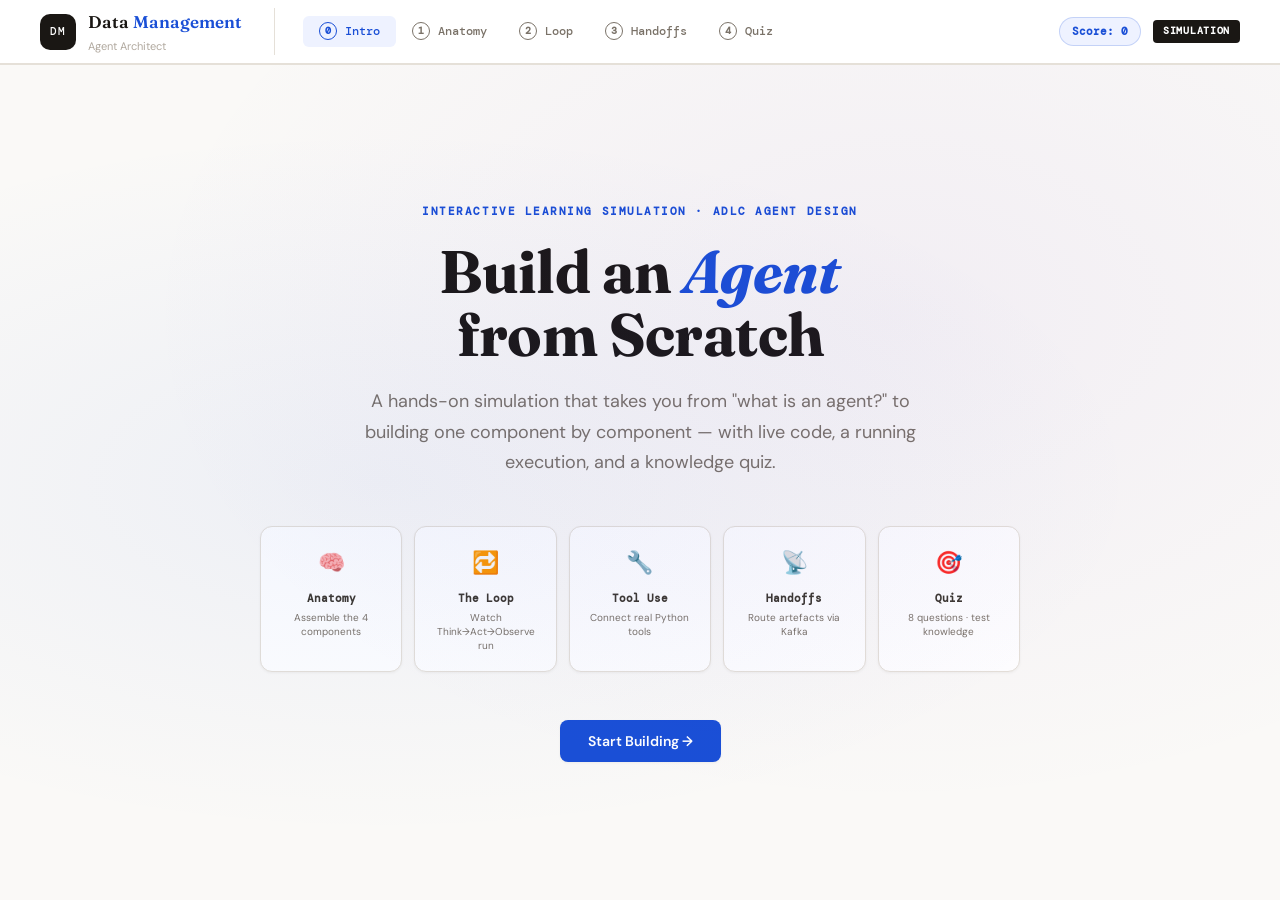
<file: agent-sim_2.html>
<!DOCTYPE html>
<html lang="en">
<head>
<meta charset="UTF-8">
<meta name="viewport" content="width=device-width, initial-scale=1.0">
<title>Agent Architect — Build Your Own Agent · Data Management</title>
<link rel="preconnect" href="https://fonts.googleapis.com">
<link href="https://fonts.googleapis.com/css2?family=Fraunces:ital,opsz,wght@0,9..144,300;0,9..144,400;0,9..144,500;0,9..144,600;0,9..144,700;1,9..144,300;1,9..144,400&family=DM+Sans:ital,opsz,wght@0,9..40,300;0,9..40,400;0,9..40,500;0,9..40,600;1,9..40,300&family=DM+Mono:wght@300;400;500&display=swap" rel="stylesheet">
<style>

/* ══════════════════════════════════════════
   DESIGN TOKENS — Payments Observatory v1.0
   ══════════════════════════════════════════ */
:root {
  --white:   #ffffff;
  --bg:      #faf9f7;
  --bg2:     #f0ede8;
  --surface: #ffffff;
  --border:  #e5e0d8;
  --border2: #d4cfc5;
  --ink:     #1a1714;
  --ink2:    #3d3830;
  --ink3:    #7a7268;
  --ink4:    #b0a89e;
  --accent:       #1a4fd6;
  --accent-light: #eef2ff;
  --accent2:      #0f3399;
  --emerald:       #0d7a5f;
  --emerald-light: #e0f5ef;
  --amber:         #92400e;
  --amber-light:   #fef3cd;
  --rose:          #9f1239;
  --rose-light:    #ffe4ec;
  --purple:        #5b21b6;
  --purple-light:  #ede9fe;
  --heading: 'Fraunces', serif;
  --body:    'DM Sans', sans-serif;
  --mono:    'DM Mono', monospace;
  --shadow-sm: 0 1px 3px rgba(0,0,0,0.05);
  --shadow:    0 4px 16px rgba(0,0,0,0.08);
  --shadow-lg: 0 12px 40px rgba(0,0,0,0.10);
}

*, *::before, *::after { margin: 0; padding: 0; box-sizing: border-box; }
html { scroll-behavior: smooth; }
body {
  background: var(--bg);
  color: var(--ink2);
  font-family: var(--body);
  font-size: 15px;
  line-height: 1.65;
  overflow-x: hidden;
}
::-webkit-scrollbar { width: 4px; height: 4px; }
::-webkit-scrollbar-track { background: transparent; }
::-webkit-scrollbar-thumb { background: var(--border2); border-radius: 2px; }

/* ══════════════════════════════════════════
   TOPNAV — standards §4
   ══════════════════════════════════════════ */
.topnav {
  position: sticky; top: 0; z-index: 200;
  background: rgba(255,255,255,0.97);
  backdrop-filter: blur(12px);
  border-bottom: 1px solid var(--border);
  height: 64px;
  display: flex; align-items: center;
  padding: 0 40px;
  box-shadow: 0 1px 0 var(--border);
}
.nav-brand {
  display: flex; align-items: center; gap: 12px;
  padding-right: 32px; border-right: 1px solid var(--border);
  margin-right: 28px; flex-shrink: 0;
}
.nav-logo {
  width: 36px; height: 36px;
  background: var(--ink);
  border-radius: 10px;
  display: flex; align-items: center; justify-content: center;
  font-family: var(--mono); font-size: 11px; font-weight: 500;
  color: white; letter-spacing: 0.05em;
}
.nav-title { font-family: var(--heading); font-size: 17px; font-weight: 600; color: var(--ink); }
.nav-title span { color: var(--accent); }
.nav-subtitle { font-size: 11px; color: var(--ink4); margin-top: 1px; }

/* Module step pills in topnav */
.nav-steps { display: flex; gap: 0; }
.nav-step {
  display: flex; align-items: center; gap: 8px;
  padding: 6px 16px; border-radius: 6px;
  font-size: 12px; font-weight: 500; color: var(--ink3);
  cursor: pointer; text-decoration: none; transition: all 0.15s;
  font-family: var(--mono);
}
.nav-step:hover  { color: var(--ink); background: var(--bg2); }
.nav-step.active { color: var(--accent); background: var(--accent-light); }
.nav-step.done   { color: var(--emerald); background: var(--emerald-light); }
.nav-step-num {
  width: 18px; height: 18px; border-radius: 50%;
  display: flex; align-items: center; justify-content: center;
  font-size: 10px; font-weight: 700; border: 1px solid currentColor;
  flex-shrink: 0;
}
.nav-step.done .nav-step-num {
  background: var(--emerald); color: white; border-color: var(--emerald);
}

.nav-right { margin-left: auto; display: flex; align-items: center; gap: 12px; }
.doc-badge {
  background: var(--ink); color: white;
  font-size: 10px; font-weight: 600; letter-spacing: 0.07em;
  text-transform: uppercase; padding: 3px 10px; border-radius: 4px;
  font-family: var(--mono);
}
.score-badge {
  background: var(--accent-light); color: var(--accent);
  border: 1px solid rgba(26,79,214,0.2);
  font-size: 11px; font-weight: 600; font-family: var(--mono);
  padding: 4px 12px; border-radius: 20px;
}

/* ══════════════════════════════════════════
   SCREENS — single-page app routing
   ══════════════════════════════════════════ */
.screen { display: none; min-height: calc(100vh - 64px); }
.screen.active { display: flex; }

/* ══════════════════════════════════════════
   INTRO SCREEN
   ══════════════════════════════════════════ */
#screen-intro {
  flex-direction: column; align-items: center; justify-content: center;
  padding: 80px 40px; text-align: center;
  position: relative;
}
/* Atmospheric radial gradient behind intro hero */
#screen-intro::before {
  content: '';
  position: absolute; inset: 0; pointer-events: none;
  background:
    radial-gradient(ellipse at 30% 50%, rgba(26,79,214,0.06) 0%, transparent 60%),
    radial-gradient(ellipse at 70% 30%, rgba(91,33,182,0.05) 0%, transparent 60%);
}

.intro-eyebrow {
  font-family: var(--mono); font-size: 11px; font-weight: 600;
  text-transform: uppercase; letter-spacing: 0.14em; color: var(--accent);
  margin-bottom: 20px;
  display: flex; align-items: center; gap: 12px;
  justify-content: center;
}
.intro-eyebrow::before, .intro-eyebrow::after {
  content: ''; flex: 1; height: 1px; background: var(--border2); max-width: 80px;
}

.intro-title {
  font-family: var(--heading); font-size: 60px; font-weight: 700;
  color: var(--ink); line-height: 1.05; margin-bottom: 20px; letter-spacing: -0.01em;
}
.intro-title em { font-style: italic; color: var(--accent); }

.intro-sub {
  font-size: 18px; color: var(--ink3); max-width: 560px;
  line-height: 1.7; margin-bottom: 48px;
}

.intro-modules {
  display: grid; grid-template-columns: repeat(5, 1fr);
  gap: 12px; max-width: 760px; margin-bottom: 48px;
}
.intro-module {
  background: var(--surface); border: 1px solid var(--border);
  border-radius: 12px; padding: 18px 12px;
  cursor: pointer; transition: all 0.2s; text-align: center;
  box-shadow: var(--shadow-sm);
}
.intro-module:hover { border-color: rgba(26,79,214,0.3); background: var(--accent-light); box-shadow: var(--shadow); }
.intro-module-icon { font-size: 22px; margin-bottom: 8px; }
.intro-module-name { font-size: 11px; font-weight: 600; color: var(--ink2); font-family: var(--mono); }
.intro-module-desc { font-size: 10px; color: var(--ink3); margin-top: 4px; line-height: 1.4; }

/* ══════════════════════════════════════════
   BUTTONS
   ══════════════════════════════════════════ */
.btn-primary {
  display: inline-flex; align-items: center; gap: 10px;
  padding: 12px 28px; border-radius: 8px;
  background: var(--accent); color: white;
  font-family: var(--body); font-size: 14px; font-weight: 600;
  cursor: pointer; border: none; transition: all 0.15s;
  box-shadow: var(--shadow-sm);
}
.btn-primary:hover { background: var(--accent2); box-shadow: var(--shadow); transform: translateY(-1px); }
.btn-primary:disabled { background: var(--border2); color: var(--ink3); cursor: not-allowed; transform: none; box-shadow: none; }

.btn-secondary {
  display: inline-flex; align-items: center; gap: 8px;
  padding: 10px 22px; border-radius: 8px;
  background: var(--surface); color: var(--ink2);
  font-family: var(--body); font-size: 13px; font-weight: 500;
  cursor: pointer; border: 1px solid var(--border); transition: all 0.15s;
}
.btn-secondary:hover { border-color: var(--accent); color: var(--accent); }

.btn-success {
  display: inline-flex; align-items: center; gap: 8px;
  padding: 10px 22px; border-radius: 8px;
  background: var(--emerald-light); color: var(--emerald);
  font-family: var(--body); font-size: 13px; font-weight: 600;
  cursor: pointer; border: 1px solid rgba(13,122,95,0.3); transition: all 0.15s;
}
.btn-success:hover { background: #c8ece4; }

/* ══════════════════════════════════════════
   WORKSHOP LAYOUT (sidebar + main)
   ══════════════════════════════════════════ */
.ws-layout {
  width: 100%; display: flex; min-height: calc(100vh - 64px);
}
.ws-sidebar {
  width: 260px; flex-shrink: 0;
  background: var(--surface); border-right: 1px solid var(--border);
  display: flex; flex-direction: column; overflow: hidden;
}
.ws-sidebar-header {
  padding: 20px 20px 14px; border-bottom: 1px solid var(--border);
}
.ws-sidebar-title {
  font-family: var(--mono); font-size: 10px; font-weight: 700;
  text-transform: uppercase; letter-spacing: 0.10em; color: var(--accent);
  margin-bottom: 4px;
}
.ws-sidebar-subtitle { font-size: 12px; color: var(--ink3); }

.ws-nav { flex: 1; overflow-y: auto; padding: 10px 0; }
.ws-nav-item {
  display: flex; align-items: flex-start; gap: 10px;
  padding: 10px 20px; cursor: pointer;
  transition: all 0.15s; border-left: 2px solid transparent;
}
.ws-nav-item:hover { background: var(--bg2); }
.ws-nav-item.active { background: var(--accent-light); border-left-color: var(--accent); }
.ws-nav-item.done   { opacity: 0.7; }
.ws-nav-item.done .ws-nav-num { background: var(--emerald); color: white; border-color: var(--emerald); }

.ws-nav-num {
  width: 22px; height: 22px; border-radius: 50%;
  display: flex; align-items: center; justify-content: center;
  font-family: var(--mono); font-size: 10px; font-weight: 700;
  border: 1px solid var(--border2); color: var(--ink3);
  flex-shrink: 0; margin-top: 1px;
}
.ws-nav-item.active .ws-nav-num { background: var(--accent); color: white; border-color: var(--accent); }
.ws-nav-label { font-size: 12px; font-weight: 600; color: var(--ink2); }
.ws-nav-desc  { font-size: 11px; color: var(--ink3); margin-top: 2px; }

.ws-progress-wrap { padding: 16px 20px; border-top: 1px solid var(--border); }
.ws-progress-label {
  display: flex; justify-content: space-between;
  font-family: var(--mono); font-size: 10px; color: var(--ink3); margin-bottom: 8px;
}
.ws-progress-bar { height: 4px; background: var(--border); border-radius: 2px; overflow: hidden; }
.ws-progress-fill { height: 100%; background: var(--accent); border-radius: 2px; transition: width 0.5s ease; }

.ws-main {
  flex: 1; overflow-y: auto; padding: 32px 40px;
}

/* ══════════════════════════════════════════
   SECTION ANATOMY — standards §8
   ══════════════════════════════════════════ */
.section-eyebrow {
  font-family: var(--mono); font-size: 11px; font-weight: 600;
  text-transform: uppercase; letter-spacing: 0.10em; color: var(--accent);
  margin-bottom: 8px; display: flex; align-items: center; gap: 8px;
}
.section-eyebrow::before {
  content: ''; display: inline-block; width: 20px; height: 2px;
  background: var(--accent); border-radius: 1px;
}
.section-title {
  font-family: var(--heading); font-size: 30px; font-weight: 700;
  color: var(--ink); line-height: 1.12; margin-bottom: 10px;
}
.section-title em { font-style: italic; color: var(--accent); }
.section-lead {
  font-size: 16px; color: var(--ink3); line-height: 1.65;
  margin-bottom: 28px; max-width: 680px;
}

/* ══════════════════════════════════════════
   TYPOGRAPHY
   ══════════════════════════════════════════ */
h3 { font-family: var(--heading); font-size: 20px; font-weight: 700; color: var(--ink); margin: 28px 0 10px; }
h4 { font-size: 14px; font-weight: 600; color: var(--ink); margin: 18px 0 6px; }
p  { color: var(--ink2); font-size: 14px; line-height: 1.65; margin-bottom: 12px; }
p:last-child { margin-bottom: 0; }
strong { font-weight: 600; color: var(--ink); }
code {
  font-family: var(--mono); font-size: 11px;
  background: var(--bg2); color: var(--accent2);
  padding: 2px 5px; border-radius: 3px; border: 1px solid var(--border);
}

/* ══════════════════════════════════════════
   CARDS — standards §9
   ══════════════════════════════════════════ */
.card {
  background: var(--surface); border: 1px solid var(--border);
  border-radius: 14px; box-shadow: var(--shadow-sm); overflow: hidden;
  margin-bottom: 16px;
}
.card-head {
  padding: 16px 20px; border-bottom: 1px solid var(--border);
  display: flex; align-items: center; gap: 12px;
}
.card-icon {
  width: 34px; height: 34px; border-radius: 9px;
  display: flex; align-items: center; justify-content: center;
  font-size: 15px; flex-shrink: 0;
}
.card-head-title { font-size: 14px; font-weight: 600; color: var(--ink); }
.card-head-sub   { font-size: 11px; color: var(--ink4); font-family: var(--mono); margin-top: 2px; }
.card-body { padding: 20px; }
.card-body p { color: var(--ink2); }

/* ══════════════════════════════════════════
   CALLOUTS — standards §10
   ══════════════════════════════════════════ */
.callout {
  border-radius: 10px; padding: 14px 18px; margin: 16px 0;
  border-left: 3px solid; display: flex; gap: 12px;
}
.callout-blue   { background: var(--accent-light);  border-color: var(--accent); }
.callout-green  { background: var(--emerald-light); border-color: var(--emerald); }
.callout-amber  { background: var(--amber-light);   border-color: var(--amber); }
.callout-rose   { background: var(--rose-light);    border-color: var(--rose); }
.callout-purple { background: var(--purple-light);  border-color: var(--purple); }
.callout-icon   { font-size: 16px; flex-shrink: 0; line-height: 1.6; }
.callout-text   { font-size: 13px; color: var(--ink2); line-height: 1.6; }
.callout-text strong { color: var(--ink); }

/* ══════════════════════════════════════════
   CHIPS — standards §11
   ══════════════════════════════════════════ */
.chip {
  display: inline-flex; align-items: center;
  font-size: 10px; font-weight: 600; font-family: var(--mono);
  padding: 2px 8px; border-radius: 4px;
  text-transform: uppercase; letter-spacing: 0.05em; margin: 2px;
}
.chip-green  { background: var(--emerald-light); color: var(--emerald); }
.chip-blue   { background: var(--accent-light);  color: var(--accent); }
.chip-amber  { background: var(--amber-light);   color: var(--amber); }
.chip-red    { background: var(--rose-light);    color: var(--rose); }
.chip-purple { background: var(--purple-light);  color: var(--purple); }
.chip-gray   { background: var(--bg2);           color: var(--ink3); }
.chip-dark   { background: var(--ink);           color: white; }

/* ══════════════════════════════════════════
   CODE BLOCKS — standards §13
   ══════════════════════════════════════════ */
.code-block {
  background: var(--ink); border-radius: 10px;
  overflow: hidden; margin: 14px 0;
}
.code-label {
  padding: 10px 16px; border-bottom: 1px solid rgba(255,255,255,0.06);
  font-family: var(--mono); font-size: 10px; color: var(--ink4);
  display: flex; justify-content: space-between; align-items: center;
}
.lang-tag {
  background: rgba(255,255,255,0.08); padding: 2px 8px;
  border-radius: 4px; color: rgba(255,255,255,0.5); font-size: 10px;
}
.code-body {
  padding: 18px 20px;
  font-family: var(--mono); font-size: 12px;
  line-height: 1.8; color: #cdd8ef;
  overflow-x: auto; white-space: pre;
}
.kw  { color: #7eb8ff; }
.str { color: #9de0b0; }
.cm  { color: #4d6070; font-style: italic; }
.fn  { color: #c792ea; }
.dec { color: #89ddff; }
.num { color: #f4a97a; }
.prop{ color: #ffd080; }

/* ══════════════════════════════════════════
   GRIDS — standards §14
   ══════════════════════════════════════════ */
.grid-2 { display: grid; grid-template-columns: 1fr 1fr; gap: 16px; margin-bottom: 20px; }
.grid-3 { display: grid; grid-template-columns: 1fr 1fr 1fr; gap: 14px; margin-bottom: 20px; }

/* ══════════════════════════════════════════
   STEP LISTS — standards §15
   ══════════════════════════════════════════ */
.step-list { display: flex; flex-direction: column; gap: 0; }
.step-item { display: flex; gap: 14px; padding: 14px 0; border-bottom: 1px solid var(--border); }
.step-item:last-child { border-bottom: none; }
.step-num {
  width: 26px; height: 26px; border-radius: 50%;
  background: var(--ink); color: white;
  font-size: 11px; font-weight: 600; font-family: var(--mono);
  display: flex; align-items: center; justify-content: center;
  flex-shrink: 0; margin-top: 2px;
}
.step-title { font-size: 13px; font-weight: 600; color: var(--ink); margin-bottom: 3px; }
.step-desc  { font-size: 12px; color: var(--ink2); line-height: 1.55; }

/* ══════════════════════════════════════════
   NAV BUTTONS (prev / next)
   ══════════════════════════════════════════ */
.nav-btns {
  display: flex; gap: 10px; margin-top: 28px;
  padding-top: 20px; border-top: 1px solid var(--border);
}

/* ══════════════════════════════════════════
   PICKER GRID (concept selector)
   ══════════════════════════════════════════ */
.picker-grid {
  display: grid; grid-template-columns: repeat(3, 1fr);
  gap: 10px; margin-bottom: 20px;
}
.picker-item {
  background: var(--surface); border: 1px solid var(--border);
  border-radius: 10px; padding: 16px 14px;
  cursor: pointer; transition: all 0.15s; text-align: center;
  box-shadow: var(--shadow-sm);
}
.picker-item:hover { border-color: var(--border2); background: var(--bg2); }
.picker-item.selected { border-color: var(--accent); background: var(--accent-light); }
.picker-item.correct  { border-color: var(--emerald); background: var(--emerald-light); }
.picker-item.wrong    { border-color: var(--rose);    background: var(--rose-light); }
.picker-icon { font-size: 24px; margin-bottom: 8px; }
.picker-name { font-size: 12px; font-weight: 700; color: var(--ink); margin-bottom: 4px; }
.picker-desc { font-size: 11px; color: var(--ink3); line-height: 1.45; }

/* ══════════════════════════════════════════
   QUIZ FEEDBACK
   ══════════════════════════════════════════ */
.quiz-feedback {
  border-radius: 10px; padding: 14px 18px; margin-top: 16px;
  font-size: 13px; line-height: 1.6; display: none;
  border-left: 3px solid;
}
.quiz-feedback.show { display: block; }
.correct-fb { background: var(--emerald-light); color: var(--emerald); border-color: var(--emerald); }
.wrong-fb   { background: var(--rose-light);    color: var(--rose);    border-color: var(--rose); }

/* ══════════════════════════════════════════
   COMPONENT ASSEMBLY SLOTS
   ══════════════════════════════════════════ */
.component-slot {
  background: var(--bg2); border: 1.5px dashed var(--border2);
  border-radius: 10px; padding: 18px; min-height: 110px;
  transition: all 0.2s; position: relative; margin-bottom: 12px;
  cursor: pointer;
}
.component-slot:hover { border-color: var(--accent); background: var(--accent-light); }
.component-slot.has-component  { border-style: solid; border-color: var(--accent);   background: var(--accent-light); }
.component-slot.has-component.green  { border-color: var(--emerald); background: var(--emerald-light); }
.component-slot.has-component.amber  { border-color: var(--amber);   background: var(--amber-light); }
.component-slot.has-component.purple { border-color: var(--purple);  background: var(--purple-light); }

.slot-label {
  font-family: var(--mono); font-size: 10px; font-weight: 700;
  text-transform: uppercase; letter-spacing: 0.09em;
  color: var(--ink3); margin-bottom: 6px;
}
.slot-name { font-size: 14px; font-weight: 700; color: var(--ink); margin-bottom: 3px; }
.slot-tech { font-family: var(--mono); font-size: 10px; color: var(--ink3); }
.slot-check {
  position: absolute; top: 12px; right: 12px;
  width: 20px; height: 20px; border-radius: 50%;
  background: var(--emerald); color: white;
  display: flex; align-items: center; justify-content: center;
  font-size: 11px; font-weight: 700; opacity: 0; transition: opacity 0.3s;
}
.component-slot.has-component .slot-check { opacity: 1; }

/* ══════════════════════════════════════════
   LOOP VISUALISER
   ══════════════════════════════════════════ */
.loop-viz {
  background: var(--ink); border-radius: 14px; padding: 28px;
  margin: 20px 0; position: relative; overflow: hidden;
}
.loop-viz::before {
  content: ''; position: absolute; inset: 0;
  background:
    radial-gradient(ellipse at 20% 50%, rgba(26,79,214,0.2) 0%, transparent 55%),
    radial-gradient(ellipse at 80% 50%, rgba(91,33,182,0.15) 0%, transparent 55%);
}
.loop-stages {
  display: flex; align-items: center; gap: 0;
  position: relative; z-index: 1;
}
.loop-stage { flex: 1; text-align: center; }
.loop-stage-box {
  border-radius: 12px; padding: 16px 10px;
  border: 1px solid rgba(255,255,255,0.12);
  background: rgba(255,255,255,0.05); transition: all 0.3s;
  margin: 0 4px;
}
.loop-stage-box.active-stage {
  border-color: rgba(26,79,214,0.8); background: rgba(26,79,214,0.15);
  box-shadow: 0 0 20px rgba(26,79,214,0.2);
}
.loop-stage-box.done-stage {
  border-color: rgba(13,122,95,0.6); background: rgba(13,122,95,0.12);
}
.loop-stage-icon { font-size: 22px; margin-bottom: 6px; }
.loop-stage-name { font-size: 12px; font-weight: 700; color: white; }
.loop-stage-desc { font-size: 10px; color: rgba(255,255,255,0.5); margin-top: 3px; }

.loop-arrow {
  font-size: 18px; color: rgba(255,255,255,0.25); flex-shrink: 0;
  padding: 0 4px; transition: color 0.3s; position: relative; z-index: 1;
}
.loop-arrow.active { color: rgba(26,79,214,0.9); }

.loop-return {
  text-align: center; margin-top: 12px; position: relative; z-index: 1;
  font-family: var(--mono); font-size: 10px; color: rgba(255,255,255,0.35);
  display: flex; align-items: center; gap: 8px; justify-content: center;
}
.loop-return::before, .loop-return::after {
  content: ''; flex: 1; height: 1px; background: rgba(255,255,255,0.1); max-width: 120px;
}

/* ══════════════════════════════════════════
   TERMINAL
   ══════════════════════════════════════════ */
.terminal {
  background: var(--ink); border-radius: 10px;
  overflow: hidden; margin: 16px 0;
  border: 1px solid var(--border2);
}
.terminal-bar {
  padding: 10px 16px; border-bottom: 1px solid rgba(255,255,255,0.08);
  background: rgba(0,0,0,0.15);
  display: flex; align-items: center; gap: 8px;
}
.term-dot { width: 10px; height: 10px; border-radius: 50%; }
.term-dot:nth-child(1) { background: #ff5f57; }
.term-dot:nth-child(2) { background: #febc2e; }
.term-dot:nth-child(3) { background: #28c840; }
.terminal-title {
  font-family: var(--mono); font-size: 10px; color: var(--ink3);
  margin-left: 8px; flex: 1; text-align: center;
}
.terminal-status { font-family: var(--mono); font-size: 10px; color: var(--ink3); }
.terminal-body {
  padding: 16px 18px; font-family: var(--mono); font-size: 11px;
  line-height: 1.9; min-height: 180px; max-height: 360px;
  overflow-y: auto; color: #cdd8ef;
}
.term-line { margin-bottom: 2px; }
.term-think { color: #c792ea; }
.term-act   { color: #ffd080; }
.term-obs   { color: #9de0b0; }
.term-sys   { color: rgba(255,255,255,0.3); }
.term-err   { color: #f87171; }

/* ══════════════════════════════════════════
   TOOL CARDS
   ══════════════════════════════════════════ */
.tools-grid { display: grid; grid-template-columns: 1fr 1fr; gap: 12px; margin-bottom: 20px; }
.tool-card {
  background: var(--surface); border: 1px solid var(--border);
  border-radius: 10px; padding: 16px; position: relative;
  transition: all 0.2s; box-shadow: var(--shadow-sm);
}
.tool-card:hover { border-color: var(--border2); }
.tool-card.running { border-color: var(--accent);   background: var(--accent-light); }
.tool-card.done    { border-color: var(--emerald);  background: var(--emerald-light); }
.tool-name { font-size: 13px; font-weight: 700; color: var(--ink); margin-bottom: 4px; }
.tool-sig  { font-family: var(--mono); font-size: 10px; color: var(--amber); margin-bottom: 8px; }
.tool-desc { font-size: 12px; color: var(--ink2); line-height: 1.5; }
.tool-badge {
  position: absolute; top: 12px; right: 12px;
  font-family: var(--mono); font-size: 9px; font-weight: 700;
  padding: 2px 8px; border-radius: 4px;
  text-transform: uppercase; letter-spacing: 0.05em;
}
.badge-waiting { background: var(--bg2); color: var(--ink4); }
.badge-running { background: var(--accent-light); color: var(--accent); border: 1px solid rgba(26,79,214,0.25); }
.badge-done    { background: var(--emerald-light); color: var(--emerald); border: 1px solid rgba(13,122,95,0.25); }

/* ══════════════════════════════════════════
   HANDOFF FLOW
   ══════════════════════════════════════════ */
.handoff-flow {
  display: flex; align-items: center; gap: 0; margin: 24px 0;
  overflow-x: auto; padding: 10px 0;
}
.handoff-agent { flex-shrink: 0; text-align: center; }
.agent-node {
  width: 76px; height: 76px; border-radius: 14px;
  display: flex; flex-direction: column;
  align-items: center; justify-content: center; gap: 4px;
  border: 1px solid var(--border); background: var(--surface);
  transition: all 0.3s; margin: 0 auto 8px; box-shadow: var(--shadow-sm);
}
.agent-node.idle     { opacity: 0.5; }
.agent-node.emitting { border-color: var(--amber);   background: var(--amber-light); box-shadow: 0 0 16px rgba(146,64,14,0.15); }
.agent-node.receiving{ border-color: var(--emerald); background: var(--emerald-light); box-shadow: 0 0 16px rgba(13,122,95,0.15); }
.agent-node-icon  { font-size: 22px; }
.agent-node-id    { font-family: var(--mono); font-size: 9px; font-weight: 700; color: var(--ink3); }
.agent-node-label { font-size: 11px; color: var(--ink2); font-weight: 600; }

.handoff-connector {
  flex: 1; min-width: 48px; position: relative;
  display: flex; align-items: center; margin: 0 4px; padding-bottom: 24px;
}
.connector-line {
  flex: 1; height: 2px; background: var(--border2); position: relative;
}
.connector-packet {
  position: absolute; top: 50%; transform: translateY(-50%);
  width: 10px; height: 10px; border-radius: 50%;
  background: var(--accent); box-shadow: 0 0 8px rgba(26,79,214,0.4);
  left: 0; transition: left 1.2s cubic-bezier(0.4,0,0.2,1);
  opacity: 0;
}
.connector-packet.traveling { opacity: 1; left: calc(100% - 10px); }
.connector-gate {
  position: absolute; bottom: 0; left: 50%; transform: translateX(-50%);
  font-family: var(--mono); font-size: 9px; font-weight: 700;
  padding: 2px 7px; border-radius: 3px;
}
.gate-pending  { background: var(--bg2); color: var(--ink3); border: 1px solid var(--border2); }
.gate-approved { background: var(--emerald-light); color: var(--emerald); border: 1px solid rgba(13,122,95,0.3); }

/* ══════════════════════════════════════════
   QUIZ
   ══════════════════════════════════════════ */
.quiz-score-bar { display: flex; gap: 6px; margin-bottom: 20px; }
.quiz-score-pip { width: 28px; height: 5px; border-radius: 3px; background: var(--border2); transition: background 0.3s; }
.quiz-score-pip.correct { background: var(--emerald); }
.quiz-score-pip.wrong   { background: var(--rose); }

.quiz-question {
  font-family: var(--heading); font-size: 18px; font-weight: 700;
  color: var(--ink); line-height: 1.4; margin-bottom: 20px;
}
.quiz-options { display: flex; flex-direction: column; gap: 10px; margin-bottom: 20px; }
.quiz-option {
  background: var(--surface); border: 1px solid var(--border);
  border-radius: 10px; padding: 14px 18px;
  cursor: pointer; transition: all 0.15s;
  display: flex; align-items: center; gap: 12px;
  font-size: 13px; color: var(--ink2); box-shadow: var(--shadow-sm);
}
.quiz-option:hover   { border-color: var(--border2); color: var(--ink); background: var(--bg2); }
.quiz-option.selected{ border-color: var(--accent);   background: var(--accent-light); color: var(--ink); }
.quiz-option.correct { border-color: var(--emerald);  background: var(--emerald-light); color: var(--emerald); font-weight: 600; }
.quiz-option.wrong   { border-color: var(--rose);     background: var(--rose-light);    color: var(--rose); }
.quiz-opt-num {
  width: 26px; height: 26px; border-radius: 50%;
  display: flex; align-items: center; justify-content: center;
  font-family: var(--mono); font-size: 11px; font-weight: 700;
  border: 1px solid currentColor; flex-shrink: 0;
}

/* ══════════════════════════════════════════
   COMPLETE SCREEN
   ══════════════════════════════════════════ */
#screen-complete {
  flex-direction: column;
}
.complete-inner {
  flex: 1; display: flex; flex-direction: column;
  align-items: center; justify-content: center;
  padding: 60px 40px; text-align: center;
}
.complete-badge {
  width: 88px; height: 88px; border-radius: 50%;
  background: var(--emerald-light); border: 2px solid rgba(13,122,95,0.3);
  display: flex; align-items: center; justify-content: center;
  font-size: 38px; margin-bottom: 24px; box-shadow: var(--shadow);
}
.complete-title {
  font-family: var(--heading); font-size: 48px; font-weight: 700;
  color: var(--ink); letter-spacing: -0.01em; margin-bottom: 10px;
}
.complete-subtitle { font-size: 16px; color: var(--ink3); margin-bottom: 36px; max-width: 480px; }
.complete-grid {
  display: grid; grid-template-columns: repeat(4, 1fr);
  gap: 12px; max-width: 600px; margin-bottom: 36px;
}
.complete-stat {
  background: var(--surface); border: 1px solid var(--border);
  border-radius: 12px; padding: 16px; box-shadow: var(--shadow-sm);
}
.complete-stat-val   { font-family: var(--heading); font-size: 28px; font-weight: 700; color: var(--accent); }
.complete-stat-label { font-size: 11px; color: var(--ink3); margin-top: 4px; }

/* ══════════════════════════════════════════
   KPI / INSIGHT CARDS — standards §17
   ══════════════════════════════════════════ */
.insight-card {
  background: var(--surface); border: 1px solid var(--border);
  border-radius: 12px; padding: 16px; box-shadow: var(--shadow-sm);
  position: relative; overflow: hidden;
}
.insight-card::before {
  content: ''; position: absolute; top: 0; left: 0; right: 0;
  height: 3px; border-radius: 12px 12px 0 0;
}
.insight-card.blue::before   { background: var(--accent); }
.insight-card.green::before  { background: var(--emerald); }
.insight-card.amber::before  { background: var(--amber); }
.insight-label { font-size: 10px; font-weight: 600; text-transform: uppercase; letter-spacing: 0.08em; color: var(--ink4); margin-bottom: 6px; }
.insight-value { font-family: var(--heading); font-size: 26px; font-weight: 600; color: var(--ink); line-height: 1.1; margin-bottom: 4px; }
.insight-sub   { font-size: 12px; color: var(--ink3); }

/* ══════════════════════════════════════════
   AI INSIGHTS STRIP — standards §19
   ══════════════════════════════════════════ */
.ai-insights-strip {
  background: linear-gradient(135deg, #f0f4ff 0%, #f7f5ff 100%);
  border: 1px solid #dde6ff; border-radius: 12px;
  padding: 14px 18px; margin-bottom: 24px;
  display: flex; align-items: flex-start; gap: 14px;
}
.ai-strip-icon {
  width: 32px; height: 32px; background: var(--accent);
  border-radius: 8px; display: flex; align-items: center; justify-content: center;
  font-size: 16px; flex-shrink: 0; margin-top: 2px;
}
.ai-strip-title {
  font-size: 11px; font-weight: 600; color: var(--accent);
  letter-spacing: 0.06em; text-transform: uppercase; margin-bottom: 5px;
  font-family: var(--mono);
}
.ai-strip-items { display: flex; gap: 16px; flex-wrap: wrap; }
.ai-strip-item { font-size: 13px; color: var(--ink2); display: flex; align-items: center; gap: 6px; }
.ai-strip-item::before { content: '◆'; font-size: 7px; color: var(--accent); }

/* ══════════════════════════════════════════
   FOOTER — standards §21
   ══════════════════════════════════════════ */
.page-footer { background: var(--ink); padding: 36px 0; margin-top: 0; }
.footer-inner {
  max-width: 1400px; margin: 0 auto; padding: 0 40px;
  display: flex; justify-content: space-between; align-items: center;
}
.footer-brand { font-family: var(--heading); font-size: 18px; color: white; }
.footer-brand em { font-style: italic; color: #d4b06a; }
.footer-meta { font-family: var(--mono); font-size: 11px; color: rgba(255,255,255,0.3); }

/* ══════════════════════════════════════════
   MISC UTILITIES
   ══════════════════════════════════════════ */
.divider { height: 1px; background: var(--border); margin: 24px 0; }
@keyframes fade-in-up { from{opacity:0;transform:translateY(12px);} to{opacity:1;transform:translateY(0);} }
.fade-in { animation: fade-in-up 0.35s ease forwards; }
@keyframes type-in { from{opacity:0;transform:translateX(-3px);} to{opacity:1;transform:translateX(0);} }
.type-in { animation: type-in 0.12s ease forwards; }

</style>
</head>
<body>

<!-- ══ TOPNAV ══ -->
<nav class="topnav">
  <div class="nav-brand">
    <div class="nav-logo">DM</div>
    <div>
      <div class="nav-title">Data <span>Management</span></div>
      <div class="nav-subtitle">Agent Architect</div>
    </div>
  </div>

  <div class="nav-steps" id="nav-steps">
    <div class="nav-step active" data-screen="intro" onclick="goToScreen('intro')">
      <div class="nav-step-num">0</div> Intro
    </div>
    <div class="nav-step" data-screen="workshop" onclick="goToScreen('workshop')">
      <div class="nav-step-num">1</div> Anatomy
    </div>
    <div class="nav-step" data-screen="run" onclick="goToScreen('run')">
      <div class="nav-step-num">2</div> Loop
    </div>
    <div class="nav-step" data-screen="handoff" onclick="goToScreen('handoff')">
      <div class="nav-step-num">3</div> Handoffs
    </div>
    <div class="nav-step" data-screen="quiz" onclick="goToScreen('quiz')">
      <div class="nav-step-num">4</div> Quiz
    </div>
  </div>

  <div class="nav-right">
    <div class="score-badge" id="score-badge">Score: 0</div>
    <span class="doc-badge">Simulation</span>
  </div>
</nav>

<!-- ══════════════════════════════════════ -->
<!-- SCREEN 0: INTRO                       -->
<!-- ══════════════════════════════════════ -->
<div id="screen-intro" class="screen active">
  <div class="intro-eyebrow">Interactive Learning Simulation · ADLC Agent Design</div>
  <h1 class="intro-title">Build an <em>Agent</em><br>from Scratch</h1>
  <p class="intro-sub">A hands-on simulation that takes you from "what is an agent?" to building one component by component — with live code, a running execution, and a knowledge quiz.</p>

  <div class="intro-modules">
    <div class="intro-module">
      <div class="intro-module-icon">🧠</div>
      <div class="intro-module-name">Anatomy</div>
      <div class="intro-module-desc">Assemble the 4 components</div>
    </div>
    <div class="intro-module">
      <div class="intro-module-icon">🔁</div>
      <div class="intro-module-name">The Loop</div>
      <div class="intro-module-desc">Watch Think→Act→Observe run</div>
    </div>
    <div class="intro-module">
      <div class="intro-module-icon">🔧</div>
      <div class="intro-module-name">Tool Use</div>
      <div class="intro-module-desc">Connect real Python tools</div>
    </div>
    <div class="intro-module">
      <div class="intro-module-icon">📡</div>
      <div class="intro-module-name">Handoffs</div>
      <div class="intro-module-desc">Route artefacts via Kafka</div>
    </div>
    <div class="intro-module">
      <div class="intro-module-icon">🎯</div>
      <div class="intro-module-name">Quiz</div>
      <div class="intro-module-desc">8 questions · test knowledge</div>
    </div>
  </div>

  <button class="btn-primary" onclick="goToScreen('workshop')">Start Building →</button>
</div>


<!-- ══════════════════════════════════════ -->
<!-- SCREEN 1: WORKSHOP (Anatomy)          -->
<!-- ══════════════════════════════════════ -->
<div id="screen-workshop" class="screen">
  <div class="ws-layout">
    <div class="ws-sidebar">
      <div class="ws-sidebar-header">
        <div class="ws-sidebar-title">Module 1 — Anatomy</div>
        <div class="ws-sidebar-subtitle">Build an agent component by component</div>
      </div>
      <div class="ws-nav" id="ws-nav">
        <div class="ws-nav-item active" data-step="0" onclick="goToStep(0)">
          <div class="ws-nav-num">1</div>
          <div><div class="ws-nav-label">What is an agent?</div><div class="ws-nav-desc">Concept introduction</div></div>
        </div>
        <div class="ws-nav-item" data-step="1" onclick="goToStep(1)">
          <div class="ws-nav-num">2</div>
          <div><div class="ws-nav-label">The LLM brain</div><div class="ws-nav-desc">Claude as reasoning engine</div></div>
        </div>
        <div class="ws-nav-item" data-step="2" onclick="goToStep(2)">
          <div class="ws-nav-num">3</div>
          <div><div class="ws-nav-label">Python tools</div><div class="ws-nav-desc">Giving the LLM hands</div></div>
        </div>
        <div class="ws-nav-item" data-step="3" onclick="goToStep(3)">
          <div class="ws-nav-num">4</div>
          <div><div class="ws-nav-label">Memory &amp; state</div><div class="ws-nav-desc">Redis, Postgres, S3</div></div>
        </div>
        <div class="ws-nav-item" data-step="4" onclick="goToStep(4)">
          <div class="ws-nav-num">5</div>
          <div><div class="ws-nav-label">I/O layer</div><div class="ws-nav-desc">Kafka + FastAPI</div></div>
        </div>
        <div class="ws-nav-item" data-step="5" onclick="goToStep(5)">
          <div class="ws-nav-num">6</div>
          <div><div class="ws-nav-label">Assemble your agent</div><div class="ws-nav-desc">Put it all together</div></div>
        </div>
      </div>
      <div class="ws-progress-wrap">
        <div class="ws-progress-label">
          <span>Progress</span><span id="ws-progress-pct">0%</span>
        </div>
        <div class="ws-progress-bar">
          <div class="ws-progress-fill" id="ws-progress-fill" style="width:0%"></div>
        </div>
      </div>
    </div>
    <div class="ws-main" id="ws-content">
      <!-- Rendered by JS -->
    </div>
  </div>
</div>


<!-- ══════════════════════════════════════ -->
<!-- SCREEN 2: RUN (The Loop)              -->
<!-- ══════════════════════════════════════ -->
<div id="screen-run" class="screen">
  <div class="ws-layout">
    <div class="ws-sidebar">
      <div class="ws-sidebar-header">
        <div class="ws-sidebar-title">Module 2 — The Loop</div>
        <div class="ws-sidebar-subtitle">Think → Act → Observe in real time</div>
      </div>
      <div class="ws-nav">
        <div class="ws-nav-item active">
          <div class="ws-nav-num" style="background:var(--accent);color:white;border-color:var(--accent);">▶</div>
          <div><div class="ws-nav-label">Live simulation</div><div class="ws-nav-desc">Watch DA-AGENT run Phase 03</div></div>
        </div>
      </div>
      <div style="padding:16px 20px;border-top:1px solid var(--border);margin-top:auto;">
        <div class="section-eyebrow" style="margin-bottom:8px;">Agent simulated</div>
        <div style="background:var(--bg2);border:1px solid var(--border);border-radius:8px;padding:12px;">
          <div style="font-size:13px;font-weight:700;color:var(--ink);margin-bottom:2px;">DA-AGENT</div>
          <div style="font-family:var(--mono);font-size:10px;color:var(--ink3);">Data Analysis · Phase 03</div>
          <div style="margin-top:10px;display:flex;flex-wrap:wrap;gap:4px;">
            <span class="chip chip-amber">profile_table</span>
            <span class="chip chip-amber">build_ldm</span>
            <span class="chip chip-amber">gen_contracts</span>
          </div>
        </div>
      </div>
    </div>

    <div class="ws-main">
      <div class="section-eyebrow">Module 2</div>
      <div class="section-title">The <em>Think → Act → Observe</em> Loop</div>
      <div class="section-lead">This is the heartbeat of every ADLC agent. Press Run to watch the DA-AGENT work through Phase 03 — profiling three source tables and building a logical data model. Each step shows exactly what Claude reasons, which tool it calls, and what the tool returns.</div>

      <div class="loop-viz" id="loop-viz">
        <div class="loop-stages">
          <div class="loop-stage">
            <div class="loop-stage-box" id="loop-think">
              <div class="loop-stage-icon">🧠</div>
              <div class="loop-stage-name">Think</div>
              <div class="loop-stage-desc">Claude reasons</div>
            </div>
          </div>
          <div class="loop-arrow" id="arr-1">→</div>
          <div class="loop-stage">
            <div class="loop-stage-box" id="loop-act">
              <div class="loop-stage-icon">⚡</div>
              <div class="loop-stage-name">Act</div>
              <div class="loop-stage-desc">Tool executes</div>
            </div>
          </div>
          <div class="loop-arrow" id="arr-2">→</div>
          <div class="loop-stage">
            <div class="loop-stage-box" id="loop-obs">
              <div class="loop-stage-icon">👁</div>
              <div class="loop-stage-name">Observe</div>
              <div class="loop-stage-desc">Result fed back</div>
            </div>
          </div>
          <div class="loop-arrow" id="arr-3">→</div>
          <div class="loop-stage">
            <div class="loop-stage-box" id="loop-emit">
              <div class="loop-stage-icon">📤</div>
              <div class="loop-stage-name">Emit</div>
              <div class="loop-stage-desc">Artefact dispatched</div>
            </div>
          </div>
        </div>
        <div class="loop-return">↩ Returns to Think if more tool calls needed — loops until artefact is complete</div>
      </div>

      <div style="display:flex;gap:10px;margin-bottom:16px;align-items:center;">
        <button class="btn-primary" id="run-btn" onclick="runSimulation()">▶ Run DA-AGENT</button>
        <button class="btn-secondary" id="reset-btn" onclick="resetSimulation()" style="display:none;">↺ Reset</button>
        <div id="run-status" style="font-family:var(--mono);font-size:11px;color:var(--ink3);"></div>
      </div>

      <div class="terminal" id="run-terminal">
        <div class="terminal-bar">
          <div class="term-dot"></div><div class="term-dot"></div><div class="term-dot"></div>
          <div class="terminal-title">DA-AGENT — Phase 03 Execution</div>
          <div class="terminal-status" id="term-status">IDLE</div>
        </div>
        <div class="terminal-body" id="term-body">
          <div class="term-line"><span class="term-sys">// Press Run to start the simulation</span></div>
          <div class="term-line"><span class="term-sys">// Watch the Think → Act → Observe loop execute in real time</span></div>
        </div>
      </div>

      <h3>Tool Registry — DA-AGENT</h3>
      <p>These are the only tools available to this agent. Claude decides which to call and when — the Python runtime executes them.</p>
      <div class="tools-grid" id="tools-grid">
        <div class="tool-card" id="tool-profile">
          <div class="tool-name">profile_table</div>
          <div class="tool-sig">async (source, table, sample) → ProfileResult</div>
          <div class="tool-desc">Run statistical DQ profile on a source table. Returns completeness, cardinality, null rates, detected primary key.</div>
          <div class="tool-badge badge-waiting">WAITING</div>
        </div>
        <div class="tool-card" id="tool-ldm">
          <div class="tool-name">build_logical_data_model</div>
          <div class="tool-sig">async (profiles[], br_register) → LogicalDataModel</div>
          <div class="tool-desc">Construct the canonical LDM from profiling results and business rules. Infers joins, relationships, cardinalities.</div>
          <div class="tool-badge badge-waiting">WAITING</div>
        </div>
        <div class="tool-card" id="tool-contract">
          <div class="tool-name">generate_data_contract</div>
          <div class="tool-sig">async (table, ldm, thresholds) → DataContract</div>
          <div class="tool-desc">Produce a sealed data contract JSON with schema, quality thresholds, and SLA. Writes to S3 and Schema Registry.</div>
          <div class="tool-badge badge-waiting">WAITING</div>
        </div>
        <div class="tool-card" id="tool-sync">
          <div class="tool-name">run_ba_da_sync</div>
          <div class="tool-sig">async (br_register, ldm) → SyncResult</div>
          <div class="tool-desc">Reconcile all business rules against the LDM. Detects rules that cannot be satisfied by the modelled data.</div>
          <div class="tool-badge badge-waiting">WAITING</div>
        </div>
      </div>

      <div class="nav-btns">
        <button class="btn-secondary" onclick="goToScreen('workshop')">← Back</button>
        <button class="btn-primary" id="run-next-btn" onclick="goToScreen('handoff')" style="display:none;">Continue to Handoffs →</button>
      </div>
    </div>
  </div>
</div>


<!-- ══════════════════════════════════════ -->
<!-- SCREEN 3: HANDOFFS                    -->
<!-- ══════════════════════════════════════ -->
<div id="screen-handoff" class="screen">
  <div class="ws-layout">
    <div class="ws-sidebar">
      <div class="ws-sidebar-header">
        <div class="ws-sidebar-title">Module 3 — Handoffs</div>
        <div class="ws-sidebar-subtitle">How agents pass work to each other</div>
      </div>
      <div class="ws-nav">
        <div class="ws-nav-item active">
          <div class="ws-nav-num" style="background:var(--purple);color:white;border-color:var(--purple);">▶</div>
          <div><div class="ws-nav-label">Kafka event flow</div><div class="ws-nav-desc">Trigger agents, watch packets travel</div></div>
        </div>
      </div>
      <div style="padding:16px 20px;border-top:1px solid var(--border);margin-top:auto;">
        <div class="section-eyebrow" style="margin-bottom:8px;">Current gate</div>
        <div id="hf-gate-status" style="background:var(--bg2);border:1px solid var(--border);border-radius:8px;padding:12px;">
          <div style="font-family:var(--mono);font-size:12px;color:var(--ink3);">No gate active</div>
        </div>
      </div>
    </div>

    <div class="ws-main">
      <div class="section-eyebrow">Module 3</div>
      <div class="section-title">Agent <em>Handoffs</em> via Kafka</div>
      <div class="section-lead">Agents don't call each other directly — they publish typed artefacts to Kafka topics. Click each agent to trigger it, watch the packet travel to the next, and approve the gate to unlock the next phase.</div>

      <div class="handoff-flow" id="handoff-flow">
        <!-- Rendered by JS -->
      </div>

      <div id="hf-action-area" style="margin:20px 0;">
        <!-- Dynamic buttons -->
      </div>

      <div class="card" id="hf-event-card" style="display:none;">
        <div class="card-head">
          <div class="card-icon" style="background:var(--purple-light);">📨</div>
          <div>
            <div class="card-head-title" id="hf-event-title">Handoff Event</div>
            <div class="card-head-sub"   id="hf-event-sub"></div>
          </div>
        </div>
        <div class="card-body">
          <div class="code-block">
            <div class="code-label">
              <span>adlc.handoff event payload</span>
              <span class="lang-tag">Avro/JSON</span>
            </div>
            <div class="code-body" id="hf-event-payload"></div>
          </div>
        </div>
      </div>

      <h3>Why Kafka instead of direct HTTP?</h3>
      <div class="grid-2">
        <div class="callout callout-amber">
          <div class="callout-icon">⚠</div>
          <div class="callout-text">
            <strong>HTTP problem:</strong> If WIRE-AGENT is restarting when REQ-AGENT finishes, a direct <code>POST /run</code> call fails. Completed work is lost. REQ-AGENT would need retry logic, timeouts, and circuit breakers — all coupling the agents tightly.
          </div>
        </div>
        <div class="callout callout-green">
          <div class="callout-icon">✓</div>
          <div class="callout-text">
            <strong>Kafka solution:</strong> REQ-AGENT publishes to <code>adlc.handoff.req-to-wire</code> and its job is done. The event persists in the topic until WIRE-AGENT is healthy. No coupling, no lost work, full replay capability.
          </div>
        </div>
      </div>

      <div class="nav-btns">
        <button class="btn-secondary" onclick="goToScreen('run')">← Back</button>
        <button class="btn-primary" onclick="goToScreen('quiz')">Continue to Quiz →</button>
      </div>
    </div>
  </div>
</div>


<!-- ══════════════════════════════════════ -->
<!-- SCREEN 4: QUIZ                        -->
<!-- ══════════════════════════════════════ -->
<div id="screen-quiz" class="screen">
  <div class="ws-layout">
    <div class="ws-sidebar">
      <div class="ws-sidebar-header">
        <div class="ws-sidebar-title">Module 4 — Quiz</div>
        <div class="ws-sidebar-subtitle">Test your understanding</div>
      </div>
      <div class="ws-nav" id="quiz-nav">
        <!-- Rendered by JS -->
      </div>
      <div style="padding:16px 20px;border-top:1px solid var(--border);margin-top:auto;">
        <div class="section-eyebrow" style="margin-bottom:6px;">Score</div>
        <div style="font-family:var(--heading);font-size:32px;font-weight:700;color:var(--accent);" id="quiz-score-display">0 / 8</div>
      </div>
    </div>
    <div class="ws-main" id="quiz-content">
      <!-- Rendered by JS -->
    </div>
  </div>
</div>


<!-- ══════════════════════════════════════ -->
<!-- SCREEN 5: COMPLETE                    -->
<!-- ══════════════════════════════════════ -->
<div id="screen-complete" class="screen">
  <div class="complete-inner">
    <div class="complete-badge" id="complete-badge">🎯</div>
    <h1 class="complete-title" id="complete-title">Agent Mastered</h1>
    <p class="complete-subtitle" id="complete-subtitle">You've built, run, and tested an ADLC agent from the inside out. Here's your summary.</p>

    <div class="complete-grid">
      <div class="complete-stat">
        <div class="complete-stat-val" id="stat-score">0</div>
        <div class="complete-stat-label">Quiz score</div>
      </div>
      <div class="complete-stat">
        <div class="complete-stat-val">4</div>
        <div class="complete-stat-label">Components built</div>
      </div>
      <div class="complete-stat">
        <div class="complete-stat-val">3</div>
        <div class="complete-stat-label">Loop iterations</div>
      </div>
      <div class="complete-stat">
        <div class="complete-stat-val">5</div>
        <div class="complete-stat-label">Agents connected</div>
      </div>
    </div>

    <div class="card" style="max-width:580px;text-align:left;margin-bottom:28px;width:100%;">
      <div class="card-head">
        <div class="card-icon" style="background:var(--accent-light);">📚</div>
        <div class="card-head-title">What you learned</div>
      </div>
      <div class="card-body">
        <div id="summary-items" style="display:flex;flex-direction:column;gap:10px;"></div>
      </div>
    </div>

    <div style="display:flex;gap:12px;">
      <button class="btn-primary" onclick="restartAll()">↺ Restart Simulation</button>
      <button class="btn-secondary" onclick="goToScreen('workshop')">← Review Anatomy</button>
    </div>
  </div>

  <!-- Footer only on complete screen -->
  <footer class="page-footer">
    <div class="footer-inner">
      <div class="footer-brand">Data Management <em>ADLC</em></div>
      <div class="footer-meta">Agent Architect Simulation v1.0 · Interactive Learning · Data Management Team</div>
    </div>
  </footer>
</div>

<script>
// ══════════════════════════════════════════
// STATE
// ══════════════════════════════════════════
let currentScreen   = 'intro';
let currentStep     = 0;
let stepsCompleted  = new Set();
let simRunning      = false;
let simDone         = false;
let quizIdx         = 0;
let quizScore       = 0;
let quizAnswers     = {};
let totalScore      = 0;
let assembledComponents = {};
let selectedSlot    = null;
let handoffState    = { triggered: new Set(), approved: new Set() };

// ══════════════════════════════════════════
// NAVIGATION
// ══════════════════════════════════════════
function goToScreen(name) {
  document.querySelectorAll('.screen').forEach(s => s.classList.remove('active'));
  document.getElementById('screen-' + name).classList.add('active');
  currentScreen = name;
  document.querySelectorAll('.nav-step').forEach(s => {
    s.classList.remove('active');
    if (s.dataset.screen === name) s.classList.add('active');
  });
  if (name === 'workshop') renderStep(currentStep);
  if (name === 'run')      renderRunScreen();
  if (name === 'handoff')  initHandoff();
  if (name === 'quiz')     renderQuiz();
  if (name === 'complete') renderComplete();
}

function markStepDone(step) {
  stepsCompleted.add(step);
  const nav = document.querySelectorAll('.ws-nav-item')[step];
  if (nav) nav.classList.add('done');
  const pct  = Math.round((stepsCompleted.size / 6) * 100);
  const fill = document.getElementById('ws-progress-fill');
  const txt  = document.getElementById('ws-progress-pct');
  if (fill) fill.style.width  = pct + '%';
  if (txt)  txt.textContent   = pct + '%';
}

// ══════════════════════════════════════════
// WORKSHOP STEPS
// ══════════════════════════════════════════
const STEPS = [
  { id:0, render: renderStep0 },
  { id:1, render: renderStep1 },
  { id:2, render: renderStep2 },
  { id:3, render: renderStep3 },
  { id:4, render: renderStep4 },
  { id:5, render: renderStep5 },
];

function goToStep(n) {
  currentStep = n;
  document.querySelectorAll('.ws-nav-item').forEach((el,i) => el.classList.toggle('active', i===n));
  renderStep(n);
  document.querySelector('.ws-main').scrollTop = 0;
}

function renderStep(n) { STEPS[n].render(); }

function nextStep() {
  markStepDone(currentStep);
  if (currentStep < 5) goToStep(currentStep + 1);
  else goToScreen('run');
}

// ── STEP 0: WHAT IS AN AGENT ──
function renderStep0() {
  document.getElementById('ws-content').innerHTML = `
    <div class="section-eyebrow">Module 1 · Step 1</div>
    <div class="section-title">What is an <em>Agent</em>?</div>
    <div class="section-lead">Before we build one, let's get the mental model right. Click each option below and identify which one correctly describes an ADLC agent.</div>

    <div class="picker-grid" id="concept-picker">
      <div class="picker-item" onclick="checkConcept(0)">
        <div class="picker-icon">📜</div>
        <div class="picker-name">A Python script</div>
        <div class="picker-desc">Hardcoded logic with if/then branches for every domain decision</div>
      </div>
      <div class="picker-item" onclick="checkConcept(1)">
        <div class="picker-icon">🤖</div>
        <div class="picker-name">LLM + Tools + Memory + I/O</div>
        <div class="picker-desc">An autonomous process combining reasoning, callable tools, persistent state, and typed messaging</div>
      </div>
      <div class="picker-item" onclick="checkConcept(2)">
        <div class="picker-icon">💬</div>
        <div class="picker-name">A chatbot</div>
        <div class="picker-desc">Waits for human input on every step and responds with natural language</div>
      </div>
      <div class="picker-item" onclick="checkConcept(3)">
        <div class="picker-icon">🔗</div>
        <div class="picker-name">An RPA bot</div>
        <div class="picker-desc">Replays recorded UI interactions to automate repetitive browser tasks</div>
      </div>
      <div class="picker-item" onclick="checkConcept(4)">
        <div class="picker-icon">📡</div>
        <div class="picker-name">A single API call</div>
        <div class="picker-desc">Sends one prompt to an LLM and returns the text response</div>
      </div>
      <div class="picker-item" onclick="checkConcept(5)">
        <div class="picker-icon">⚙️</div>
        <div class="picker-name">A workflow engine</div>
        <div class="picker-desc">Orchestrates pre-defined steps in a fixed sequence with manual transitions</div>
      </div>
    </div>
    <div id="concept-feedback" class="quiz-feedback"></div>
    <div class="nav-btns" id="step0-nav" style="display:none;">
      <button class="btn-primary" onclick="nextStep()">Next: The LLM Brain →</button>
    </div>`;
}

function checkConcept(idx) {
  const items = document.querySelectorAll('.picker-item');
  items.forEach(i => i.classList.remove('selected','correct','wrong'));
  items[idx].classList.add('selected');
  const fb = document.getElementById('concept-feedback');
  if (idx === 1) {
    items[idx].classList.add('correct');
    fb.textContent = '✓ Correct. An agent combines four things: an LLM (Claude) for reasoning, Python tools it can call to take real actions, external memory so it can persist state across iterations, and an I/O layer (Kafka + FastAPI) for receiving tasks and emitting artefacts. No hardcoded domain logic — the LLM figures out the steps.';
    fb.className = 'quiz-feedback show correct-fb';
    document.getElementById('step0-nav').style.display = 'flex';
    totalScore += 5; updateScoreBadge();
  } else {
    fb.textContent = '✗ Close, but not quite. That describes a related concept — ADLC agents are distinguished by the combination of LLM reasoning + callable tools + external memory + messaging I/O. Try option B.';
    fb.className = 'quiz-feedback show wrong-fb';
  }
}

// ── STEP 1: LLM BRAIN ──
function renderStep1() {
  document.getElementById('ws-content').innerHTML = `
    <div class="section-eyebrow">Module 1 · Step 2</div>
    <div class="section-title">Component 1 — The <em>LLM Brain</em></div>
    <div class="section-lead">Claude is not just called once. It's the decision-making engine that runs in a loop — reading context, deciding what tool to call next, and eventually producing the final artefact. Domain knowledge lives in the system prompt, not in Python code.</div>

    <div class="card">
      <div class="card-head">
        <div class="card-icon" style="background:var(--purple-light);">🧠</div>
        <div>
          <div class="card-head-title">System prompt = agent identity</div>
          <div class="card-head-sub">The most important piece of an agent</div>
        </div>
      </div>
      <div class="card-body">
        <p>The system prompt is the agent's operating manual. It defines: who the agent is, what methodology it must follow, what its output artefact must look like, and — critically — when it must stop and escalate to a human rather than guessing.</p>
        <p>Changing agent behaviour means updating the prompt, not rewriting Python. This keeps infrastructure generic and domain knowledge auditable.</p>
      </div>
    </div>

    <div class="code-block">
      <div class="code-label">
        <span>da_agent/prompts/system.py</span>
        <span class="lang-tag">Python</span>
      </div>
      <div class="code-body">DA_AGENT_SYSTEM_PROMPT = <span class="str">"""
You are DA-AGENT, the Data Analysis specialist in the ADLC.
Your mandate: profile all source systems and produce sealed
data contracts for Phase 04 (Data Engineering).

## Methodology
1. Call profile_table() on every source table in the domain map
2. Infer join keys and cardinalities from profiling results
3. Build the logical data model with build_logical_data_model()
4. Run BA-DA sync checkpoint with run_ba_da_sync()
5. Generate sealed data contracts with generate_data_contract()

## Escalation rules
HALT and call escalate_to_human() if:
- Source system returns fewer rows than expected (>20% variance)
- A mandatory field has NULL rate >0.1% in source
- A join key candidate has <99.5% uniqueness
- BA-DA sync returns unresolvable conflicts

## Output contract
Your artefact is DataAnalysisArtefact (sealed JSON).
Do NOT emit partial artefacts. All 3 contracts must be present.
"""</span>

<span class="cm"># Claude reads this on every messages.create() call</span>
<span class="cm"># It is the ONLY place domain logic should live</span></div>
    </div>

    <div class="callout callout-blue">
      <div class="callout-icon">💡</div>
      <div class="callout-text"><strong>Key insight:</strong> The <code>messages.create()</code> call happens multiple times per phase — once per Think→Act→Observe iteration. Claude sees the full growing conversation history on every call, enabling genuine multi-step reasoning across tool calls.</div>
    </div>

    <div class="code-block">
      <div class="code-label">
        <span>base_agent.py — the core LLM call</span>
        <span class="lang-tag">Python</span>
      </div>
      <div class="code-body"><span class="cm"># anthropic-sdk-python 0.28</span>
response = <span class="kw">await</span> self.client.messages.<span class="fn">create</span>(
    model   = <span class="str">"claude-sonnet-4-6"</span>,
    system  = self.config.system_prompt,  <span class="cm"># agent identity</span>
    tools   = self.config.tool_schemas,   <span class="cm"># what it can do</span>
    messages= self.conversation_history,  <span class="cm"># full context so far</span>
    max_tokens = <span class="num">4096</span>,
)

<span class="cm"># Claude will either:</span>
<span class="cm"># a) return stop_reason="tool_use"  → call a tool, loop again</span>
<span class="cm"># b) return stop_reason="end_turn"  → artefact is complete</span></div>
    </div>

    <div class="nav-btns">
      <button class="btn-secondary" onclick="goToStep(0)">← Back</button>
      <button class="btn-primary" onclick="nextStep()">Next: Python Tools →</button>
    </div>`;
}

// ── STEP 2: TOOLS ──
function renderStep2() {
  document.getElementById('ws-content').innerHTML = `
    <div class="section-eyebrow">Module 1 · Step 3</div>
    <div class="section-title">Component 2 — <em>Python Tools</em></div>
    <div class="section-lead">Tools are ordinary Python functions with Pydantic-typed I/O. Claude decides when to call them — the Python runtime actually executes them. This is how the agent interacts with the real world.</div>

    <div class="callout callout-amber">
      <div class="callout-icon">⚡</div>
      <div class="callout-text"><strong>The critical distinction:</strong> Claude does NOT run SQL, call APIs, or write files directly. It <em>requests</em> a tool call by returning a <code>tool_use</code> block. The Python runtime executes the real function and returns the result as a <code>tool_result</code> message. Claude then decides what to do next.</div>
    </div>

    <div class="code-block">
      <div class="code-label">
        <span>da_agent/tools/profiler.py — a real tool</span>
        <span class="lang-tag">Python</span>
      </div>
      <div class="code-body"><span class="kw">from</span> pydantic <span class="kw">import</span> BaseModel, Field
<span class="kw">from</span> adlc.tools <span class="kw">import</span> tool

<span class="cm"># Input: Claude must provide these fields</span>
<span class="kw">class</span> <span class="fn">ProfileTableInput</span>(BaseModel):
    source_system: str = Field(..., description=<span class="str">"Source system ID"</span>)
    table_name:    str = Field(..., description=<span class="str">"Fully-qualified table name"</span>)
    sample_rows:   int = Field(<span class="num">1_000_000</span>)

<span class="cm"># Output: Python returns this to Claude</span>
<span class="kw">class</span> <span class="fn">ProfileResult</span>(BaseModel):
    row_count:     int
    completeness:  float    <span class="cm"># % non-null on all columns</span>
    detected_pk:   str | None
    null_warnings: list[str]

<span class="cm"># @tool decorator registers this with Claude's tool registry</span>
<span class="dec">@tool</span>(name=<span class="str">"profile_table"</span>,
      description=<span class="str">"Profile a source table for DQ and schema"</span>)
<span class="kw">async def</span> <span class="fn">profile_table</span>(inp: <span class="fn">ProfileTableInput</span>) -> <span class="fn">ProfileResult</span>:
    engine = <span class="fn">get_source_engine</span>(inp.source_system)
    df = <span class="kw">await</span> <span class="fn">read_sample</span>(engine, inp.table_name, inp.sample_rows)
    <span class="kw">return</span> <span class="fn">ProfileResult</span>(
        row_count    = len(df),
        completeness = df.<span class="fn">notnull</span>().<span class="fn">mean</span>().<span class="fn">mean</span>(),
        detected_pk  = <span class="fn">infer_pk</span>(df),
        null_warnings= <span class="fn">get_null_warnings</span>(df)
    )</div>
    </div>

    <h3>Why Pydantic for every tool?</h3>
    <div class="grid-2">
      <div class="callout callout-blue">
        <div class="callout-icon">1</div>
        <div class="callout-text"><strong>Claude reads the schema.</strong> Pydantic field descriptions are included in the tool schema sent to Claude. It uses them to understand what each parameter means and choose correct arguments.</div>
      </div>
      <div class="callout callout-green">
        <div class="callout-icon">2</div>
        <div class="callout-text"><strong>Runtime validates.</strong> If Claude returns malformed arguments, Pydantic validation fails fast with a clear error — rather than silently passing wrong types into the actual function.</div>
      </div>
    </div>

    <div class="nav-btns">
      <button class="btn-secondary" onclick="goToStep(1)">← Back</button>
      <button class="btn-primary" onclick="nextStep()">Next: Memory &amp; State →</button>
    </div>`;
}

// ── STEP 3: MEMORY ──
function renderStep3() {
  document.getElementById('ws-content').innerHTML = `
    <div class="section-eyebrow">Module 1 · Step 4</div>
    <div class="section-title">Component 3 — <em>Memory &amp; State</em></div>
    <div class="section-lead">Agents are stateless microservices — they hold nothing in-process between requests. All state lives in three external stores, each serving a different time horizon.</div>

    <div class="grid-3">
      <div class="card">
        <div class="card-head">
          <div class="card-icon" style="background:var(--accent-light);">⚡</div>
          <div><div class="card-head-title">Redis</div><div class="card-head-sub">Hot · 24h TTL</div></div>
        </div>
        <div class="card-body">
          <p>Stores the growing <code>messages[]</code> array for each project session. Between loop iterations, conversation history (including all tool results) is serialised here. Sub-millisecond reads keep the loop fast.</p>
          <div style="margin-top:10px;"><span class="chip chip-blue">ctx:{project_id}</span> <span class="chip chip-gray">TTL 86400s</span></div>
        </div>
      </div>
      <div class="card">
        <div class="card-head">
          <div class="card-icon" style="background:var(--emerald-light);">🗃</div>
          <div><div class="card-head-title">PostgreSQL</div><div class="card-head-sub">Audit · Append-only</div></div>
        </div>
        <div class="card-body">
          <p>Every gate approval, agent execution, and artefact SHA-256 hash is written as an immutable row. PCI-DSS compliance requires this tamper-evident audit trail. No UPDATE or DELETE — ever.</p>
          <div style="margin-top:10px;"><span class="chip chip-green">gate_approvals</span> <span class="chip chip-green">agent_executions</span></div>
        </div>
      </div>
      <div class="card">
        <div class="card-head">
          <div class="card-icon" style="background:var(--amber-light);">📦</div>
          <div><div class="card-head-title">S3</div><div class="card-head-sub">Artefacts · Versioned</div></div>
        </div>
        <div class="card-body">
          <p>All phase outputs — FSD JSON, data contracts, dbt models, test reports — stored as versioned S3 objects. Content-addressed by SHA-256 so identical artefacts never duplicate. Kafka events carry the URIs.</p>
          <div style="margin-top:10px;"><span class="chip chip-amber">s3://adlc/{phase}/{artefact}</span></div>
        </div>
      </div>
    </div>

    <div class="code-block">
      <div class="code-label">
        <span>state/redis_store.py — conversation memory between iterations</span>
        <span class="lang-tag">Python</span>
      </div>
      <div class="code-body"><span class="kw">async def</span> <span class="fn">append_tool_result</span>(
    self, project_id: str,
    tool_call: dict,
    tool_result: dict
) -> <span class="kw">None</span>:
    ctx = <span class="kw">await</span> self.<span class="fn">load_context</span>(project_id)

    <span class="cm"># Append Claude's tool_use block (the request it made)</span>
    ctx.messages.append({<span class="str">"role"</span>: <span class="str">"assistant"</span>, <span class="str">"content"</span>: [tool_call]})
    <span class="cm"># Append the actual Python function result</span>
    ctx.messages.append({<span class="str">"role"</span>: <span class="str">"user"</span>, <span class="str">"content"</span>: [tool_result]})

    <span class="cm"># Write back — next _think() call sees full history</span>
    <span class="kw">await</span> self.<span class="fn">save_context</span>(ctx)  <span class="cm"># TTL reset on each write</span></div>
    </div>

    <div class="nav-btns">
      <button class="btn-secondary" onclick="goToStep(2)">← Back</button>
      <button class="btn-primary" onclick="nextStep()">Next: I/O Layer →</button>
    </div>`;
}

// ── STEP 4: I/O ──
function renderStep4() {
  document.getElementById('ws-content').innerHTML = `
    <div class="section-eyebrow">Module 1 · Step 5</div>
    <div class="section-title">Component 4 — The <em>I/O Layer</em></div>
    <div class="section-lead">Agents receive work and dispatch results through two systems: FastAPI HTTP endpoints (for the orchestrator to trigger them), and Kafka topics (for autonomous agent-to-agent handoffs).</div>

    <div class="card">
      <div class="card-head">
        <div class="card-icon" style="background:var(--rose-light);">📡</div>
        <div>
          <div class="card-head-title">Every agent is a FastAPI microservice</div>
          <div class="card-head-sub">HTTP in · Kafka out</div>
        </div>
      </div>
      <div class="card-body">
        <p>The orchestrator triggers an agent by calling <code>POST /run</code> on its FastAPI endpoint. The agent runs its full execution loop, then emits its completed artefact to a Kafka topic. The orchestrator subscribes to all topics and updates gate state as artefacts arrive.</p>
      </div>
    </div>

    <div class="code-block">
      <div class="code-label">
        <span>da_agent/main.py — FastAPI endpoint + Kafka emit</span>
        <span class="lang-tag">Python</span>
      </div>
      <div class="code-body">app = <span class="fn">FastAPI</span>(title=<span class="str">"DA-AGENT"</span>, version=<span class="str">"1.0"</span>)

<span class="cm"># Orchestrator calls this to start the phase</span>
<span class="dec">@app.post</span>(<span class="str">"/run"</span>, response_model=<span class="fn">DataAnalysisArtefact</span>)
<span class="kw">async def</span> <span class="fn">run_agent</span>(task: <span class="fn">Task</span>):
    agent = <span class="fn">DataAnalysisAgent</span>()
    artefact = <span class="kw">await</span> agent.<span class="fn">run</span>(task)
    <span class="cm"># Emit to Kafka topic — triggers downstream agent</span>
    <span class="kw">await</span> kafka.<span class="fn">emit</span>(
        topic = <span class="str">"adlc.handoff.analysis-to-build"</span>,
        value = artefact.<span class="fn">to_avro</span>()
    )
    <span class="kw">return</span> artefact

<span class="cm"># Kubernetes liveness probe</span>
<span class="dec">@app.get</span>(<span class="str">"/health"</span>)
<span class="kw">async def</span> <span class="fn">health</span>(): <span class="kw">return</span> {<span class="str">"status"</span>: <span class="str">"ok"</span>, <span class="str">"agent"</span>: <span class="str">"DA-AGENT"</span>}

<span class="cm"># Live log streaming to operator UI</span>
<span class="dec">@app.websocket</span>(<span class="str">"/ws/logs/{project_id}"</span>)
<span class="kw">async def</span> <span class="fn">stream_logs</span>(ws: WebSocket, project_id: str):
    <span class="kw">await</span> ws.<span class="fn">accept</span>()
    <span class="kw">async for</span> event <span class="kw">in</span> kafka.<span class="fn">subscribe</span>(f<span class="str">"adlc.logs.{project_id}"</span>):
        <span class="kw">await</span> ws.<span class="fn">send_json</span>(event)</div>
    </div>

    <div class="nav-btns">
      <button class="btn-secondary" onclick="goToStep(3)">← Back</button>
      <button class="btn-primary" onclick="nextStep()">Next: Assemble the Agent →</button>
    </div>`;
}

// ── STEP 5: ASSEMBLE ──
function renderStep5() {
  document.getElementById('ws-content').innerHTML = `
    <div class="section-eyebrow">Module 1 · Step 6</div>
    <div class="section-title"><em>Assemble</em> Your Agent</div>
    <div class="section-lead">Click a slot on the left to select it, then click the matching component on the right to place it. Every ADLC agent requires all four components.</div>

    <div style="display:grid;grid-template-columns:1fr 1fr;gap:20px;margin-bottom:20px;" id="assemble-area">
      <div>
        <div class="section-eyebrow" style="margin-bottom:12px;">Agent Blueprint</div>
        <div class="component-slot ${assembledComponents['brain']?'has-component':''}" id="slot-brain" onclick="selectSlot('brain')">
          <div class="slot-check">✓</div>
          <div class="slot-label">Slot 1 — Brain</div>
          ${assembledComponents['brain'] ? `<div class="slot-name">${assembledComponents['brain'].name}</div><div class="slot-tech">${assembledComponents['brain'].tech}</div>` : '<div style="color:var(--ink3);font-size:12px;margin-top:6px;">Click to select, then choose a component →</div>'}
        </div>
        <div class="component-slot ${assembledComponents['hands']?'has-component green':''}" id="slot-hands" onclick="selectSlot('hands')">
          <div class="slot-check">✓</div>
          <div class="slot-label">Slot 2 — Hands</div>
          ${assembledComponents['hands'] ? `<div class="slot-name">${assembledComponents['hands'].name}</div><div class="slot-tech">${assembledComponents['hands'].tech}</div>` : '<div style="color:var(--ink3);font-size:12px;margin-top:6px;">Click to select, then choose a component →</div>'}
        </div>
        <div class="component-slot ${assembledComponents['memory']?'has-component amber':''}" id="slot-memory" onclick="selectSlot('memory')">
          <div class="slot-check">✓</div>
          <div class="slot-label">Slot 3 — Memory</div>
          ${assembledComponents['memory'] ? `<div class="slot-name">${assembledComponents['memory'].name}</div><div class="slot-tech">${assembledComponents['memory'].tech}</div>` : '<div style="color:var(--ink3);font-size:12px;margin-top:6px;">Click to select, then choose a component →</div>'}
        </div>
        <div class="component-slot ${assembledComponents['io']?'has-component purple':''}" id="slot-io" onclick="selectSlot('io')">
          <div class="slot-check">✓</div>
          <div class="slot-label">Slot 4 — I/O</div>
          ${assembledComponents['io'] ? `<div class="slot-name">${assembledComponents['io'].name}</div><div class="slot-tech">${assembledComponents['io'].tech}</div>` : '<div style="color:var(--ink3);font-size:12px;margin-top:6px;">Click to select, then choose a component →</div>'}
        </div>
      </div>
      <div>
        <div class="section-eyebrow" style="margin-bottom:12px;">Available Components</div>
        <div class="picker-grid" style="grid-template-columns:1fr 1fr;" id="component-picker">
          <div class="picker-item" onclick="placeComponent('llm',{name:'Claude Sonnet 4.6',tech:'anthropic Messages API · tool_use',slot:'brain'})">
            <div class="picker-icon">🧠</div>
            <div class="picker-name">Claude Sonnet 4.6</div>
            <div class="picker-desc">LLM reasoning engine. Reads context, calls tools, produces artefacts.</div>
          </div>
          <div class="picker-item" onclick="placeComponent('tools',{name:'Python Tool Functions',tech:'@tool decorator · Pydantic I/O',slot:'hands'})">
            <div class="picker-icon">🔧</div>
            <div class="picker-name">Python Tools</div>
            <div class="picker-desc">Real functions that execute SQL, call APIs, generate code.</div>
          </div>
          <div class="picker-item" onclick="placeComponent('db',{name:'Redis + PostgreSQL + S3',tech:'hot context · audit log · artefacts',slot:'memory'})">
            <div class="picker-icon">🗄</div>
            <div class="picker-name">Redis + Postgres + S3</div>
            <div class="picker-desc">Hot state, immutable audit log, versioned artefact store.</div>
          </div>
          <div class="picker-item" onclick="placeComponent('io',{name:'Kafka + FastAPI',tech:'adlc.handoff topics · /run endpoint',slot:'io'})">
            <div class="picker-icon">📡</div>
            <div class="picker-name">Kafka + FastAPI</div>
            <div class="picker-desc">Typed message bus for handoffs + HTTP trigger endpoint.</div>
          </div>
          <div class="picker-item" onclick="placeComponent('wrong1',{name:'Express.js',tech:'Node.js REST server',slot:null})">
            <div class="picker-icon">🟢</div>
            <div class="picker-name">Express.js</div>
            <div class="picker-desc">JavaScript REST framework for Node.js backends.</div>
          </div>
          <div class="picker-item" onclick="placeComponent('wrong2',{name:'GPT-4o',tech:'OpenAI API',slot:null})">
            <div class="picker-icon">🤖</div>
            <div class="picker-name">GPT-4o</div>
            <div class="picker-desc">OpenAI's flagship model via the Chat Completions API.</div>
          </div>
        </div>
      </div>
    </div>

    <div id="assemble-feedback" class="quiz-feedback"></div>
    <div class="nav-btns" id="assemble-nav" style="${Object.keys(assembledComponents).length===4?'':'display:none;'}">
      <button class="btn-success" onclick="nextStep()">Agent Assembled — Run the Loop →</button>
    </div>`;
}

function selectSlot(slot) {
  selectedSlot = slot;
  document.querySelectorAll('.component-slot').forEach(s => s.style.outline = '');
  const el = document.getElementById('slot-' + slot);
  if (el) el.style.outline = '2px solid var(--accent)';
  const fb = document.getElementById('assemble-feedback');
  if (fb) {
    fb.textContent = `Slot "${slot}" selected — now click a component on the right to place it.`;
    fb.className = 'quiz-feedback show';
    fb.style.background = 'var(--accent-light)';
    fb.style.color = 'var(--accent)';
    fb.style.borderColor = 'var(--accent)';
  }
}

function placeComponent(id, comp) {
  if (['wrong1','wrong2'].includes(id)) {
    const fb = document.getElementById('assemble-feedback');
    if (fb) { fb.textContent = `✗ ${comp.name} is not part of the ADLC agent stack. Agents are built in Python with the Anthropic SDK.`; fb.className = 'quiz-feedback show wrong-fb'; }
    return;
  }
  const slotMap = { llm:'brain', tools:'hands', db:'memory', io:'io' };
  const correctSlot = slotMap[id];
  if (selectedSlot && selectedSlot !== correctSlot) {
    const fb = document.getElementById('assemble-feedback');
    if (fb) { fb.textContent = `✗ "${comp.name}" belongs in the ${correctSlot} slot, not ${selectedSlot}. Each component has a specific role.`; fb.className = 'quiz-feedback show wrong-fb'; }
    return;
  }
  assembledComponents[correctSlot] = comp;
  selectedSlot = null;
  totalScore += 5; updateScoreBadge();
  renderStep5();
  if (Object.keys(assembledComponents).length === 4) {
    const fb = document.getElementById('assemble-feedback');
    if (fb) { fb.textContent = '✓ Perfect. All four components placed correctly. Your agent has a brain (Claude), hands (tools), memory (Redis/PG/S3), and a voice (Kafka/FastAPI). Ready to run it.'; fb.className = 'quiz-feedback show correct-fb'; }
  }
}

// ══════════════════════════════════════════
// RUN SIMULATION
// ══════════════════════════════════════════
function renderRunScreen() {
  ['profile','ldm','contract','sync'].forEach(t => {
    const el = document.getElementById('tool-'+t);
    if (el) {
      el.className = 'tool-card';
      const b = el.querySelector('.tool-badge');
      if (b) { b.className = 'tool-badge badge-waiting'; b.textContent = 'WAITING'; }
    }
  });
  resetLoopViz();
}

const SIM_SCRIPT = [
  { delay:400,  stage:'think', tool:null,      text:`[THINK] Loaded task context: project PROJ-PAP-2024-001, Phase 03` },
  { delay:900,  stage:'think', tool:null,      text:`[THINK] FSD artefact received. Domain map has 3 source systems.` },
  { delay:1400, stage:'think', tool:null,      text:`[THINK] I need to profile all 3 source tables before I can build the LDM.` },
  { delay:1900, stage:'act',   tool:'profile', text:`[ACT]   → profile_table(source="CORE_BANKING", table="transactions", sample=1000000)` },
  { delay:3200, stage:'obs',   tool:'profile', text:`[OBS]   ← row_count=14823441, completeness=0.9997, pk="txn_ref", warnings=[]` },
  { delay:3700, stage:'think', tool:null,      text:`[THINK] Core Banking profiled. Good completeness. txn_ref is the PK candidate.` },
  { delay:4200, stage:'act',   tool:'profile', text:`[ACT]   → profile_table(source="PAY_GATEWAY", table="payment_events", sample=1000000)` },
  { delay:5500, stage:'obs',   tool:'profile', text:`[OBS]   ← row_count=9214893, completeness=0.9981, pk="payment_id", warnings=["amount col is in pence — needs /100 transform"]` },
  { delay:6000, stage:'think', tool:null,      text:`[THINK] Gateway profiled. ⚠ Amount is in pence — I must note this transform in the LDM.` },
  { delay:6500, stage:'act',   tool:'profile', text:`[ACT]   → profile_table(source="FRAUD_DETECT", table="fraud_signals", sample=500000)` },
  { delay:7600, stage:'obs',   tool:'profile', text:`[OBS]   ← row_count=4102381, completeness=1.0, pk="signal_id", warnings=[]` },
  { delay:8100, stage:'think', tool:null,      text:`[THINK] All 3 sources profiled. Ready to build the logical data model.` },
  { delay:8600, stage:'act',   tool:'ldm',     text:`[ACT]   → build_logical_data_model(profiles=[...3 results...], br_register=BR-001..BR-006)` },
  { delay:10200,stage:'obs',   tool:'ldm',     text:`[OBS]   ← LDM created: 3 tables (fact_transactions, dim_merchant, mart_tx_summary), 6 relationships` },
  { delay:10700,stage:'think', tool:null,      text:`[THINK] LDM complete. Running BA-DA sync to check all business rules are satisfiable.` },
  { delay:11200,stage:'act',   tool:'sync',    text:`[ACT]   → run_ba_da_sync(br_register=BR-001..BR-006, ldm=<LDM>)` },
  { delay:12400,stage:'obs',   tool:'sync',    text:`[OBS]   ← SyncResult: conflicts=0, all 6 business rules satisfiable ✓` },
  { delay:12900,stage:'think', tool:null,      text:`[THINK] Sync passed. Generating 3 data contracts now.` },
  { delay:13400,stage:'act',   tool:'contract',text:`[ACT]   → generate_data_contract(table="fact_transactions", ldm=<LDM>, thresholds={...})` },
  { delay:14600,stage:'obs',   tool:'contract',text:`[OBS]   ← DataContract(id="dc-fact-transactions-v1", status="SEALED", uri="s3://adlc/...")` },
  { delay:15100,stage:'act',   tool:'contract',text:`[ACT]   → generate_data_contract(table="dim_merchant", ...)` },
  { delay:15900,stage:'obs',   tool:'contract',text:`[OBS]   ← DataContract(id="dc-dim-merchant-v1", status="SEALED")` },
  { delay:16400,stage:'act',   tool:'contract',text:`[ACT]   → generate_data_contract(table="mart_tx_summary", ...)` },
  { delay:17200,stage:'obs',   tool:'contract',text:`[OBS]   ← DataContract(id="dc-mart-tx-summary-v1", status="SEALED")` },
  { delay:17700,stage:'think', tool:null,      text:`[THINK] All 3 contracts sealed. I have everything needed for the DataAnalysisArtefact.` },
  { delay:18200,stage:'emit',  tool:null,      text:`[EMIT]  → Publishing to adlc.handoff.analysis-to-build` },
  { delay:18700,stage:'emit',  tool:null,      text:`[EMIT]  ✓ DataAnalysisArtefact { contracts:3, ldm:true, sync_passed:true } emitted` },
  { delay:19000,stage:'done',  tool:null,      text:`[SYS]   Phase 03 complete. Awaiting G3 gate approval.` },
];

function runSimulation() {
  if (simRunning) return;
  simRunning = true;
  document.getElementById('run-btn').style.display = 'none';
  document.getElementById('term-status').textContent = 'RUNNING';
  document.getElementById('term-status').style.color = 'var(--emerald)';
  document.getElementById('run-status').textContent = 'DA-AGENT executing Phase 03…';
  document.getElementById('term-body').innerHTML = '';

  SIM_SCRIPT.forEach(line => {
    setTimeout(() => {
      if (!simRunning) return;
      addTermLine(line);
      updateLoopViz(line.stage);
      if (line.tool) updateTool(line.tool, line.stage);
      if (line.stage === 'done') finishSim();
    }, line.delay);
  });
}

function addTermLine(line) {
  const body = document.getElementById('term-body');
  if (!body) return;
  const div = document.createElement('div');
  div.className = 'term-line type-in';
  const cls = { think:'term-think', act:'term-act', obs:'term-obs', emit:'term-sys', done:'term-sys', sys:'term-sys' };
  div.innerHTML = `<span class="${cls[line.stage]||'term-sys'}">${escHtml(line.text)}</span>`;
  body.appendChild(div);
  body.scrollTop = body.scrollHeight;
}

function escHtml(s) { return s.replace(/&/g,'&amp;').replace(/</g,'&lt;').replace(/>/g,'&gt;'); }

function updateLoopViz(stage) {
  ['think','act','obs','emit'].forEach(s => {
    const el = document.getElementById('loop-'+s);
    if (el) el.classList.remove('active-stage','done-stage');
  });
  const map = { think:'think', act:'act', obs:'obs', emit:'emit', done:'emit' };
  const target = document.getElementById('loop-'+(map[stage]||''));
  if (target) target.classList.add('active-stage');
  ['arr-1','arr-2','arr-3'].forEach(a => { const el=document.getElementById(a); if(el) el.classList.remove('active'); });
  const arrowMap = { act:'arr-1', obs:'arr-2', emit:'arr-3' };
  if (arrowMap[stage]) { const el=document.getElementById(arrowMap[stage]); if(el) el.classList.add('active'); }
}

function updateTool(toolName, stage) {
  const toolMap = { profile:'tool-profile', ldm:'tool-ldm', contract:'tool-contract', sync:'tool-sync' };
  const el = document.getElementById(toolMap[toolName]);
  if (!el) return;
  const badge = el.querySelector('.tool-badge');
  if (stage === 'act') { el.className = 'tool-card running'; badge.className = 'tool-badge badge-running'; badge.textContent = 'RUNNING'; }
  else if (stage === 'obs') { el.className = 'tool-card done'; badge.className = 'tool-badge badge-done'; badge.textContent = 'DONE'; }
}

function finishSim() {
  simRunning = false; simDone = true;
  document.getElementById('term-status').textContent = 'COMPLETE';
  document.getElementById('term-status').style.color = 'var(--emerald)';
  document.getElementById('run-status').textContent = 'Phase 03 complete — 4 tool calls, 3 contracts sealed';
  document.getElementById('reset-btn').style.display = 'inline-flex';
  document.getElementById('run-next-btn').style.display = 'inline-flex';
  ['think','act','obs','emit'].forEach(s => {
    const el = document.getElementById('loop-'+s);
    if (el) { el.classList.remove('active-stage'); el.classList.add('done-stage'); }
  });
  ['arr-1','arr-2','arr-3'].forEach(a => {
    const el = document.getElementById(a);
    if (el) el.style.color = 'var(--emerald)';
  });
  totalScore += 10; updateScoreBadge();
}

function resetSimulation() {
  simRunning = false; simDone = false;
  document.getElementById('run-btn').style.display = 'inline-flex';
  document.getElementById('reset-btn').style.display = 'none';
  document.getElementById('run-next-btn').style.display = 'none';
  document.getElementById('term-body').innerHTML = '<div class="term-line"><span class="term-sys">// Press Run to restart the simulation</span></div>';
  document.getElementById('term-status').textContent = 'IDLE';
  document.getElementById('term-status').style.color = '';
  document.getElementById('run-status').textContent = '';
  renderRunScreen();
}

function resetLoopViz() {
  ['think','act','obs','emit'].forEach(s => {
    const el = document.getElementById('loop-'+s);
    if (el) { el.classList.remove('active-stage','done-stage'); }
  });
  ['arr-1','arr-2','arr-3'].forEach(a => {
    const el = document.getElementById(a);
    if (el) { el.classList.remove('active'); el.style.color = ''; }
  });
  ['profile','ldm','contract','sync'].forEach(t => {
    const el = document.getElementById('tool-'+t);
    if (el) { el.className='tool-card'; const b=el.querySelector('.tool-badge'); if(b){b.className='tool-badge badge-waiting';b.textContent='WAITING';} }
  });
}

// ══════════════════════════════════════════
// HANDOFF SIMULATION
// ══════════════════════════════════════════
const HF_AGENTS = [
  { id:'REQ',  icon:'🎤', label:'REQ-AGENT',  phase:'Phase 01' },
  { id:'WIRE', icon:'🎨', label:'WIRE-AGENT', phase:'Phase 02' },
  { id:'DA',   icon:'🔬', label:'DA-AGENT',   phase:'Phase 03' },
  { id:'DE',   icon:'⚙️', label:'DE-AGENT',   phase:'Phase 04' },
  { id:'QE',   icon:'🧪', label:'QE-AGENT',   phase:'Phase 05' },
];
const GATES = ['G1','G2','G3','G4'];

function initHandoff() {
  renderHandoffFlow();
  renderHFActionArea();
}

function renderHandoffFlow() {
  const container = document.getElementById('handoff-flow');
  let html = '';
  HF_AGENTS.forEach((agent, i) => {
    const triggered = handoffState.triggered.has(agent.id);
    html += `<div class="handoff-agent">
      <div class="agent-node ${triggered?'receiving':'idle'}" id="hf-node-${agent.id}">
        <div class="agent-node-icon">${agent.icon}</div>
        <div class="agent-node-id">${agent.id}</div>
      </div>
      <div class="agent-node-label">${agent.label}</div>
    </div>`;
    if (i < HF_AGENTS.length - 1) {
      const gate = GATES[i];
      const approved = handoffState.approved.has(gate);
      html += `<div class="handoff-connector">
        <div class="connector-line">
          <div class="connector-packet" id="pkt-${i}"></div>
        </div>
        <div class="connector-gate ${approved?'gate-approved':'gate-pending'}">${gate}</div>
      </div>`;
    }
  });
  container.innerHTML = html;
}

function renderHFActionArea() {
  const area = document.getElementById('hf-action-area');
  const nextIdx = handoffState.triggered.size;

  if (nextIdx >= HF_AGENTS.length) {
    area.innerHTML = `<div class="callout callout-green"><div class="callout-icon">✓</div><div class="callout-text"><strong>All agents triggered!</strong> You've traced a full artefact flow from REQ-AGENT through QE-AGENT. Each handoff was typed with Avro, validated by the Schema Registry, and gated by a human approval checkpoint.</div></div>`;
    return;
  }
  const agent = HF_AGENTS[nextIdx];
  const prevAgent = nextIdx > 0 ? HF_AGENTS[nextIdx-1] : null;
  const gateNeeded = nextIdx > 0 ? GATES[nextIdx-1] : null;
  const gateApproved = !gateNeeded || handoffState.approved.has(gateNeeded);

  if (!gateApproved && gateNeeded) {
    area.innerHTML = `
      <div class="callout callout-amber"><div class="callout-icon">🔒</div><div class="callout-text"><strong>Gate ${gateNeeded} required.</strong> ${prevAgent.id} has emitted its artefact, but the lifecycle cannot advance until a human reviewer approves this gate. This is the human-in-the-loop checkpoint.</div></div>
      <div style="display:flex;gap:10px;margin-top:12px;">
        <button class="btn-success" onclick="approveGateHF('${gateNeeded}')">✓ Approve ${gateNeeded}</button>
        <button class="btn-secondary" onclick="showGateChecklist('${gateNeeded}')">View Checklist</button>
      </div>`;
  } else {
    area.innerHTML = `
      <p style="margin-bottom:12px;">Click to trigger <strong>${agent.label}</strong> — this publishes a typed artefact to the Kafka bus.</p>
      <button class="btn-primary" onclick="triggerAgent('${agent.id}', ${nextIdx})">▶ Trigger ${agent.id}</button>`;
  }
}

function triggerAgent(agentId, idx) {
  handoffState.triggered.add(agentId);
  const node = document.getElementById('hf-node-' + agentId);
  if (node) node.className = 'agent-node emitting';

  const pkt = document.getElementById('pkt-' + idx);
  if (pkt) {
    setTimeout(() => {
      pkt.classList.add('traveling');
      setTimeout(() => {
        if (idx + 1 < HF_AGENTS.length) {
          const nextNode = document.getElementById('hf-node-' + HF_AGENTS[idx+1].id);
          if (nextNode) nextNode.className = 'agent-node receiving';
        }
        node.className = 'agent-node receiving';
      }, 1300);
    }, 100);
  }

  const payloads = {
    'REQ':  `{\n  "event_id": "ev-a1b2c3",\n  "from": "REQ-AGENT",\n  "to": "WIRE-AGENT",\n  "topic": "adlc.handoff.req-to-wire",\n  "artefact": {\n    "type": "FSDArtefact",\n    "uri": "s3://adlc/req/FSD-v1.json",\n    "sha256": "e3b0c442..."\n  },\n  "gate_needed": "G1"\n}`,
    'WIRE': `{\n  "event_id": "ev-d4e5f6",\n  "from": "WIRE-AGENT",\n  "to": "DA-AGENT",\n  "topic": "adlc.handoff.wire-to-analysis",\n  "artefact": {\n    "type": "DesignPackArtefact",\n    "wireframes": 4,\n    "er_tables": 3\n  },\n  "gate_needed": "G2"\n}`,
    'DA':   `{\n  "event_id": "ev-g7h8i9",\n  "from": "DA-AGENT",\n  "to": "DE-AGENT",\n  "topic": "adlc.handoff.analysis-to-build",\n  "artefact": {\n    "type": "DataAnalysisArtefact",\n    "contracts": 3,\n    "ldm_tables": 3,\n    "sync_passed": true\n  },\n  "gate_needed": "G3"\n}`,
    'DE':   `{\n  "event_id": "ev-j1k2l3",\n  "from": "DE-AGENT",\n  "to": "QE-AGENT",\n  "topic": "adlc.handoff.build-to-qe",\n  "artefact": {\n    "type": "BuildPackArtefact",\n    "dbt_models": 3,\n    "unit_tests": 82,\n    "coverage": 0.92\n  },\n  "gate_needed": "G4"\n}`,
  };

  const card = document.getElementById('hf-event-card');
  if (card && payloads[agentId]) {
    card.style.display = 'block';
    document.getElementById('hf-event-title').textContent = `${agentId} → ${HF_AGENTS[idx+1]?.id||'QE'} handoff event`;
    document.getElementById('hf-event-sub').textContent = `topic: adlc.handoff.${agentId.toLowerCase()}-to-...`;
    document.getElementById('hf-event-payload').textContent = payloads[agentId];
  }

  setTimeout(() => {
    renderHandoffFlow();
    renderHFActionArea();
    totalScore += 5; updateScoreBadge();
  }, 1500);
}

function approveGateHF(gate) {
  handoffState.approved.add(gate);
  const area = document.getElementById('hf-gate-status');
  if (area) {
    area.innerHTML = `<div style="font-size:12px;font-weight:700;color:var(--emerald);">✓ ${gate} Approved</div><div style="font-family:var(--mono);font-size:10px;color:var(--ink3);margin-top:4px;">Lifecycle advancing</div>`;
  }
  renderHandoffFlow();
  renderHFActionArea();
  totalScore += 5; updateScoreBadge();
}

function showGateChecklist(gate) {
  const card = document.getElementById('hf-event-card');
  if (!card) return;
  card.style.display = 'block';
  document.getElementById('hf-event-title').textContent = `Gate ${gate} — Approval Checklist`;
  document.getElementById('hf-event-sub').textContent = 'All items must be checked by a human reviewer';
  const checklists = {
    G1:['FSD reviewed by all 4 stakeholders','No unresolved P1 requirement conflicts','Data domain map approved by Data Architect','Glossary terms agreed (24 terms)'],
    G2:['All wireframes approved by product owner','Data flow diagrams validated by Data Architect','ER map approved (3 tables)','No open feedback > medium severity'],
    G3:['All business rules traceable to FSD','BA-DA sync passed (0 conflicts)','Data contracts version-locked at v1.0','Source-to-target mapping approved'],
    G4:['All dbt models unit tested (coverage ≥ 80%)','Code review completed by senior engineer','No P1/P2 security vulnerabilities','All contracts implemented as specified'],
  };
  document.getElementById('hf-event-payload').textContent =
    (checklists[gate]||[]).map((item,i) => `[${i<2?'✓':'○'}] ${item}`).join('\n');
}

// ══════════════════════════════════════════
// QUIZ
// ══════════════════════════════════════════
const QUIZ_QUESTIONS = [
  {
    q: "Where does an ADLC agent's domain knowledge live — the business rules, methodology, and escalation conditions?",
    opts: ["In a database table that the agent reads at startup","In the Python code as if/else logic and constants","In the system prompt passed to the LLM on every call","In a YAML config file loaded by the BaseAgent class"],
    correct: 2,
    explain: "Domain knowledge lives in the system prompt — not in Python code. This is the most important architectural principle. Changing agent behaviour is a prompt update, not a code deployment. The Python code is purely infrastructure: wiring, I/O, validation."
  },
  {
    q: "Claude decides it needs to call profile_table(). What actually runs the SQL against the database?",
    opts: ["Claude runs it directly via the Anthropic API","The Python runtime receives Claude's tool_use block and executes the Python function","A separate microservice receives the SQL and runs it","The Kafka bus triggers the database query"],
    correct: 1,
    explain: "Claude cannot directly execute SQL or call APIs. It returns a tool_use content block specifying which function to call and with what arguments. The Python runtime matches this to the actual function and executes it. The result is returned as a tool_result message that Claude can reason about."
  },
  {
    q: "Why is Redis used in the agent stack rather than keeping conversation history in memory?",
    opts: ["Redis is faster than Python lists for large arrays","Agents are stateless microservices — any pod restart must be able to resume from where it left off","The Anthropic API requires an external cache for conversation history","Redis is required by PCI-DSS regulations"],
    correct: 1,
    explain: "Agents are stateless — they hold no in-process state between requests. If a pod crashes mid-phase (say, after 6 tool calls), a fresh pod must be able to pick up exactly where the crashed one left off. Redis holds the full messages[] array so the new pod can reload it and continue seamlessly."
  },
  {
    q: "The QE-AGENT finds 3 test failures in DE-AGENT's pipeline code. What does it do?",
    opts: ["Restarts the entire ADLC lifecycle from Phase 01","Blocks G5 and escalates to the human with no routing information","Produces a Failure Routing Package pointing to specific artefacts that need fixing, and routes it back to DE-AGENT","Automatically fixes the pipeline code itself"],
    correct: 2,
    explain: "QE-AGENT produces a FailureRoutingPackage — a structured list of specific artefacts that need remediation, tagged to the upstream agent responsible. Only those artefacts are reworked; unaffected work is preserved. This targeted remediation prevents a full lifecycle restart on every minor quality issue."
  },
  {
    q: "Why do agents use Kafka for handoffs instead of calling each other directly with HTTP?",
    opts: ["Kafka is faster than HTTP for large payloads","If the downstream agent is restarting, the event persists in the topic until it's healthy — no lost work or coupling","HTTP is not supported by the Anthropic SDK","Kafka provides automatic encryption for GDPR compliance"],
    correct: 1,
    explain: "Kafka decouples agents in time. If WIRE-AGENT is restarting when REQ-AGENT finishes, a direct HTTP POST would fail and the work would be lost. With Kafka, REQ-AGENT publishes its event and its job is done. The event persists in the topic until WIRE-AGENT is healthy and ready to consume it."
  },
  {
    q: "What is the purpose of Pydantic models on every tool's input and output?",
    opts: ["Pydantic generates the SQL schema for the audit database","It enforces that tool arguments are valid before execution, and its field descriptions are included in the JSON schema sent to Claude","It compresses the tool results to reduce API token usage","Pydantic is required by the Confluent Schema Registry for Avro serialisation"],
    correct: 1,
    explain: "Two reasons. (1) Claude reads the Pydantic field descriptions when deciding what arguments to pass — they're included in the tool schema. (2) The Python runtime validates Claude's arguments against the model before calling the function, so malformed tool calls fail fast with a clear error instead of silently corrupting data."
  },
  {
    q: "An agent needs to re-run the same phase after a pod restart. What ensures it doesn't create duplicate artefacts in S3?",
    opts: ["A distributed lock prevents two pods from running the same phase simultaneously","Tools are idempotent — S3 writes are content-addressed by SHA-256, so identical artefacts don't duplicate","The orchestrator checks for existing artefacts before triggering the agent","Redis TTL prevents the agent from running twice within the same session"],
    correct: 1,
    explain: "All tools must be idempotent — safe to call multiple times with the same arguments. S3 artefact writes use content-addressed keys (SHA-256 of content) so the same artefact written twice produces the same object with no duplication. This enables crash-and-restart resilience without complex lock management."
  },
  {
    q: "What is the minimum viable set of components for a working ADLC agent?",
    opts: ["LLM + Python runtime","LLM + Tools + Memory + I/O (all four)","LLM + Kafka + PostgreSQL","Tools + Memory + FastAPI (LLM is optional for simple phases)"],
    correct: 1,
    explain: "All four components are required. Without the LLM, there is no reasoning. Without tools, it can only produce text — no real-world actions. Without memory, multi-step tasks lose state on pod restart. Without I/O, the agent can't receive tasks or pass artefacts to downstream agents. Remove any one and the agent design breaks."
  },
];

function renderQuiz() {
  if (quizIdx >= QUIZ_QUESTIONS.length) { renderQuizComplete(); return; }
  const q = QUIZ_QUESTIONS[quizIdx];
  const answered = quizAnswers[quizIdx] !== undefined;

  // Sidebar nav
  const nav = document.getElementById('quiz-nav');
  if (nav) {
    nav.innerHTML = QUIZ_QUESTIONS.map((_, i) => {
      let cls = 'ws-nav-item';
      if (i === quizIdx) cls += ' active';
      if (quizAnswers[i] !== undefined && quizAnswers[i] === QUIZ_QUESTIONS[i].correct) cls += ' done';
      return `<div class="${cls}" onclick="jumpToQuestion(${i})">
        <div class="ws-nav-num">${quizAnswers[i]!==undefined?(quizAnswers[i]===QUIZ_QUESTIONS[i].correct?'✓':'✗'):(i+1)}</div>
        <div><div class="ws-nav-label">Question ${i+1}</div></div>
      </div>`;
    }).join('');
  }

  const scoreDisp = document.getElementById('quiz-score-display');
  if (scoreDisp) scoreDisp.textContent = `${quizScore} / ${QUIZ_QUESTIONS.length}`;

  const pipBar = QUIZ_QUESTIONS.map((_,i) => {
    const ans = quizAnswers[i];
    let cls = 'quiz-score-pip';
    if (ans !== undefined) cls += ans === QUIZ_QUESTIONS[i].correct ? ' correct' : ' wrong';
    return `<div class="${cls}"></div>`;
  }).join('');

  document.getElementById('quiz-content').innerHTML = `
    <div class="section-eyebrow">Module 4</div>
    <div class="section-title">Question <em>${quizIdx+1}</em> of ${QUIZ_QUESTIONS.length}</div>

    <div class="quiz-score-bar">${pipBar}</div>
    <div class="quiz-question">${q.q}</div>

    <div class="quiz-options">
      ${q.opts.map((opt, i) => {
        let cls = 'quiz-option';
        if (answered) {
          if (i === q.correct) cls += ' correct';
          else if (i === quizAnswers[quizIdx] && i !== q.correct) cls += ' wrong';
        }
        return `<div class="${cls}" onclick="answerQuestion(${i})">
          <div class="quiz-opt-num">${String.fromCharCode(65+i)}</div>
          <span>${opt}</span>
        </div>`;
      }).join('')}
    </div>

    <div class="quiz-feedback ${answered?(quizAnswers[quizIdx]===q.correct?'show correct-fb':'show wrong-fb'):''}">
      ${answered ? (quizAnswers[quizIdx]===q.correct ? '✓ Correct. ' : '✗ Incorrect. ') + q.explain : ''}
    </div>

    <div class="nav-btns">
      ${quizIdx > 0 ? `<button class="btn-secondary" onclick="jumpToQuestion(${quizIdx-1})">← Previous</button>` : ''}
      ${answered ? `<button class="btn-primary" onclick="${quizIdx < QUIZ_QUESTIONS.length-1 ? `jumpToQuestion(${quizIdx+1})` : 'renderQuizComplete()'}">
        ${quizIdx < QUIZ_QUESTIONS.length-1 ? 'Next Question →' : 'View Results →'}
      </button>` : ''}
    </div>`;
}

function answerQuestion(optIdx) {
  if (quizAnswers[quizIdx] !== undefined) return;
  quizAnswers[quizIdx] = optIdx;
  if (optIdx === QUIZ_QUESTIONS[quizIdx].correct) {
    quizScore++;
    totalScore += 10;
    updateScoreBadge();
  }
  renderQuiz();
}

function jumpToQuestion(idx) {
  quizIdx = idx;
  renderQuiz();
  document.querySelector('.ws-main')?.scrollTo(0, 0);
}

function renderQuizComplete() {
  const pct = Math.round((quizScore / QUIZ_QUESTIONS.length) * 100);
  const grade = pct >= 88 ? 'Excellent' : pct >= 63 ? 'Good' : 'Keep practising';
  const scoreDisp = document.getElementById('quiz-score-display');
  if (scoreDisp) scoreDisp.textContent = `${quizScore} / ${QUIZ_QUESTIONS.length}`;

  const pipBar = QUIZ_QUESTIONS.map((_,i) => {
    const ans = quizAnswers[i];
    let cls = 'quiz-score-pip';
    if (ans !== undefined) cls += ans === QUIZ_QUESTIONS[i].correct ? ' correct' : ' wrong';
    return `<div class="${cls}"></div>`;
  }).join('');

  document.getElementById('quiz-content').innerHTML = `
    <div class="section-eyebrow">Results</div>
    <div class="section-title">Quiz <em>Complete</em></div>

    <div style="text-align:center;padding:32px 0;">
      <div style="font-family:var(--heading);font-size:72px;font-weight:700;color:${pct>=75?'var(--emerald)':'var(--amber)'};">${quizScore}/${QUIZ_QUESTIONS.length}</div>
      <div style="font-size:18px;color:var(--ink2);margin-top:8px;">${grade} — ${pct}%</div>
    </div>

    <div class="quiz-score-bar" style="margin-bottom:24px;">${pipBar}</div>

    <div class="nav-btns">
      <button class="btn-secondary" onclick="quizIdx=0;renderQuiz()">↺ Retake Quiz</button>
      <button class="btn-primary" onclick="goToScreen('complete')">View Summary →</button>
    </div>`;
}

// ══════════════════════════════════════════
// COMPLETION
// ══════════════════════════════════════════
function renderComplete() {
  const pct = Math.round((quizScore / QUIZ_QUESTIONS.length) * 100);
  document.getElementById('stat-score').textContent = `${quizScore}/8`;
  document.getElementById('complete-title').textContent = pct >= 75 ? 'Agent Mastered' : 'Good Progress';
  document.getElementById('complete-subtitle').textContent = `You scored ${quizScore} out of ${QUIZ_QUESTIONS.length} on the quiz and completed all four simulation modules.`;
  document.getElementById('complete-badge').textContent = pct >= 75 ? '🎯' : '📚';

  const summaryItems = [
    { icon:'🧠', text:'An agent = LLM brain + Python tools + external memory + Kafka I/O' },
    { icon:'🔁', text:'The think→act→observe loop runs until the artefact is complete — Claude decides when to stop' },
    { icon:'📜', text:'Domain knowledge lives in the system prompt, never in Python if/else logic' },
    { icon:'🔧', text:'Every tool is a Pydantic-typed Python function — Claude requests calls, Python executes them' },
    { icon:'💾', text:'State is externalised: Redis (hot), PostgreSQL (audit), S3 (artefacts)' },
    { icon:'📡', text:'Agents communicate via Kafka topics — decoupled, resilient, replayable' },
    { icon:'🔒', text:'Five human-approved quality gates prevent autonomous drift between lifecycle phases' },
  ];
  document.getElementById('summary-items').innerHTML = summaryItems.map(item => `
    <div style="display:flex;gap:12px;align-items:flex-start;padding:4px 0;border-bottom:1px solid var(--border);">
      <span style="font-size:16px;flex-shrink:0;">${item.icon}</span>
      <span style="font-size:13px;color:var(--ink2);padding-top:1px;">${item.text}</span>
    </div>`).join('');

  document.querySelectorAll('.nav-step').forEach(s => s.classList.add('done'));
}

// ══════════════════════════════════════════
// UTILS
// ══════════════════════════════════════════
function updateScoreBadge() {
  const el = document.getElementById('score-badge');
  if (el) el.textContent = `Score: ${totalScore}`;
}

function restartAll() {
  quizIdx = 0; quizScore = 0; quizAnswers = {};
  totalScore = 0; handoffState = { triggered: new Set(), approved: new Set() };
  assembledComponents = {}; stepsCompleted = new Set(); currentStep = 0;
  simRunning = false; simDone = false; selectedSlot = null;
  document.querySelectorAll('.nav-step').forEach(s => s.classList.remove('done','active'));
  updateScoreBadge();
  goToScreen('intro');
}

// Boot
goToScreen('intro');
renderStep(0);
</script>
</body>
</html>
</file>
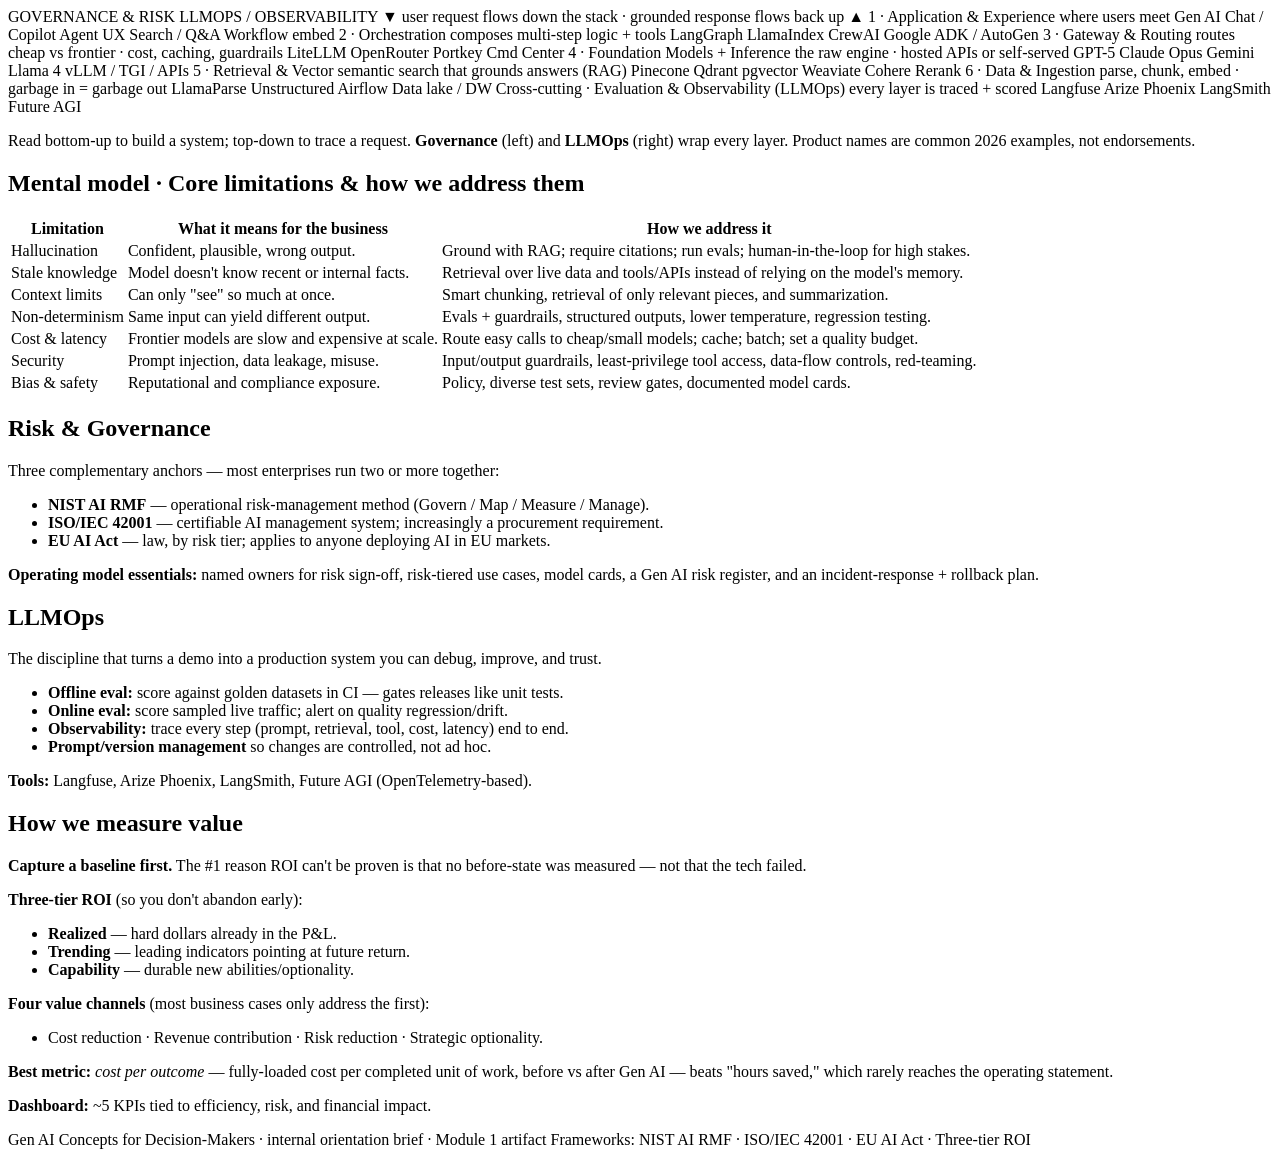
<file: ai-concepts-brief.html>
<!DOCTYPE html>
<html lang="en">
<head> 
<meta charset="UTF-8">
<meta name="viewport" content="width=device-width, initial-scale=1.0">
<title>Gen AI Concepts for Decision-Makers — 1-Page Brief</title>
<style>
  :root{
    color-scheme:light;
    --ink:#12151c; --sub:#4b5563; --line:#e3e7ee; --bg:#ffffff;
    --brand:#0f766e; --brand2:#0e7490; --soft:#e8f4f2; --soft2:#eef6f9;
    <meta charset="utf-8">
    <meta name="viewport" content="width=device-width,initial-scale=1">
    <title>AI Concepts — Brief</title>
    <meta name="description" content="A concise brief on core AI concepts for executives.">
    <link rel="icon" href="assets/favicon.svg" type="image/svg+xml">
    <link href="https://fonts.googleapis.com/css2?family=Inter:wght@400;600;700&display=swap" rel="stylesheet">
    <link rel="stylesheet" href="styles.css">
  <div class="wxh">
    <div class="col">
    <header class="site-header">
      <div class="container header-inner">
        <a class="brand" href="index.html">
          <img src="assets/logo.svg" alt="Tech Learning" class="brand-logo">
          <span class="brand-text">Tech Learning</span>
        </a>
        <nav class="nav">
          <ul>
            <li><a href="index.html">Home</a></li>
            <li><a href="learning.html">Learning</a></li>
            <li><a href="prototypes.html">Prototypes</a></li>
          </ul>
        </nav>
      </div>
    </header>

    <main class="container">
      <h1 class="page-title">AI Concepts — Brief</h1>
      <p class="lead">A concise executive brief summarizing core AI concepts and implications.</p>
      <section class="card">
        <h2>Key Concepts</h2>
        <ul>
          <li>What is machine learning?</li>
          <li>Supervised vs unsupervised models</li>
          <li>Model evaluation and risk</li>
        </ul>
      </section>
    </main>

    <footer class="site-footer">
      <div class="container footer-inner">
        <p>&copy; <span id="year">2026</span> Tech Learning</p>
      </div>
    </footer>
    <script>document.getElementById('year').textContent = new Date().getFullYear();</script>
      <h3>Why this matters now</h3>
      <p>Modern Gen AI turns unstructured language and knowledge work into something we can automate, augment, and scale.</p>
      <ul>
        <li><b>Efficiency:</b> compress cost and cycle time on knowledge tasks.</li>
        <li><b>Growth:</b> new products and experiences not previously feasible.</li>
        <li><b>Risk of inaction:</b> competitors compound advantage while we wait.</li>
      </ul>
    </div>
    <div class="col">
      <span class="tag">WHAT</span>
      <h3>What it actually is</h3>
      <p>A large language model (LLM) is a statistical engine that predicts text. It doesn't "know" facts — it generates plausible output from patterns.</p>
      <ul>
        <li>Powerful at language, synthesis, and reasoning-like tasks.</li>
        <li>Not a database and not deterministic — it must be <em>engineered</em> into a reliable system.</li>
      </ul>
    </div>
    <div class="col">
      <span class="tag">HOW</span>
      <h3>How we make it useful</h3>
      <p>Value comes from the <b>system around the model</b>, not the model alone: grounding it in our data, orchestrating steps, adding guardrails, and measuring output.</p>
      <ul>
        <li>Reference architecture below shows each layer + example tech.</li>
        <li>Governance, LLMOps, and value measurement wrap the whole thing.</li>
      </ul>
    </div>
  </div>

  <!-- WHAT: concept glossary -->
  <h2>Key concepts in one line each</h2>
  <div class="gloss">
    <div><b>Tokens &amp; context window:</b> the chunks a model reads/writes; the window caps how much it can consider at once.</div>
    <div><b>Embeddings:</b> numeric meaning-vectors that power semantic search and retrieval.</div>
    <div><b>RAG (retrieval-augmented generation):</b> fetch relevant company data, then have the model answer grounded in it.</div>
    <div><b>Fine-tuning:</b> adapting a model's weights to a narrow task/style when prompting + RAG aren't enough.</div>
    <div><b>Agents &amp; tools:</b> models that plan multi-step work and call tools/APIs to act, not just answer.</div>
    <div><b>Evals:</b> test suites that score output quality — the difference between "demos well" and "works."</div>
  </div>

  <!-- HOW: reference architecture diagram -->
  <h2>How · End-to-end reference architecture (with example tech per layer)</h2>
  <div class="diagram">
  <svg viewBox="0 0 920 528" xmlns="http://www.w3.org/2000/svg" style="width:100%;height:auto" font-family="-apple-system,Segoe UI,Roboto,Arial,sans-serif">
    <defs>
      <style>
        .band{fill:#ffffff;stroke:#cdd6dd;stroke-width:1.2;rx:8}
        .lname{font-size:12.5px;font-weight:700;fill:#12151c}
        .ldesc{font-size:9.5px;fill:#6b7280}
        .chip{fill:#e8f4f2;stroke:#bfe0da;stroke-width:1}
        .ctext{font-size:9.5px;fill:#0f5e57;font-weight:600}
        .rail{fill:#fbf7ef;stroke:#e6d7bd;stroke-width:1.2}
        .rail2{fill:#eef6f9;stroke:#cfe1e7;stroke-width:1.2}
        .rtext{font-size:11px;font-weight:800;letter-spacing:1px}
        .flow{font-size:9.5px;fill:#0e7490;font-weight:700}
      </style>
    </defs>

    <!-- Left rail: Governance -->
    <rect x="16" y="52" width="40" height="460" rx="9" class="rail"/>
    <text x="36" y="282" class="rtext" fill="#9a6400" transform="rotate(-90 36 282)" text-anchor="middle">GOVERNANCE &amp; RISK</text>

    <!-- Right rail: LLMOps -->
    <rect x="864" y="52" width="40" height="460" rx="9" class="rail2"/>
    <text x="884" y="282" class="rtext" fill="#0e7490" transform="rotate(90 884 282)" text-anchor="middle">LLMOPS / OBSERVABILITY</text>

    <!-- Flow labels -->
    <text x="460" y="28" class="flow" text-anchor="middle">▼  user request flows down the stack   ·   grounded response flows back up  ▲</text>

    <!-- Bands: helper via repeated rects. Center area x 70..854 -->
    <!-- Band 1: Application -->
    <rect x="70" y="52" width="784" height="60" rx="8" class="band"/>
    <text x="86" y="78" class="lname">1 · Application &amp; Experience</text>
    <text x="86" y="94" class="ldesc">where users meet Gen AI</text>
    <g>
      <rect x="470" y="66" width="86" height="18" rx="9" class="chip"/><text x="513" y="79" class="ctext" text-anchor="middle">Chat / Copilot</text>
      <rect x="562" y="66" width="70" height="18" rx="9" class="chip"/><text x="597" y="79" class="ctext" text-anchor="middle">Agent UX</text>
      <rect x="638" y="66" width="78" height="18" rx="9" class="chip"/><text x="677" y="79" class="ctext" text-anchor="middle">Search / Q&amp;A</text>
      <rect x="722" y="66" width="118" height="18" rx="9" class="chip"/><text x="781" y="79" class="ctext" text-anchor="middle">Workflow embed</text>
    </g>

    <!-- Band 2: Orchestration -->
    <rect x="70" y="120" width="784" height="60" rx="8" class="band"/>
    <text x="86" y="146" class="lname">2 · Orchestration</text>
    <text x="86" y="162" class="ldesc">composes multi-step logic + tools</text>
    <g>
      <rect x="470" y="134" width="76" height="18" rx="9" class="chip"/><text x="508" y="147" class="ctext" text-anchor="middle">LangGraph</text>
      <rect x="552" y="134" width="96" height="18" rx="9" class="chip"/><text x="600" y="147" class="ctext" text-anchor="middle">LlamaIndex</text>
      <rect x="654" y="134" width="62" height="18" rx="9" class="chip"/><text x="685" y="147" class="ctext" text-anchor="middle">CrewAI</text>
      <rect x="722" y="134" width="118" height="18" rx="9" class="chip"/><text x="781" y="147" class="ctext" text-anchor="middle">Google ADK / AutoGen</text>
    </g>

    <!-- Band 3: Gateway -->
    <rect x="70" y="188" width="784" height="60" rx="8" class="band"/>
    <text x="86" y="214" class="lname">3 · Gateway &amp; Routing</text>
    <text x="86" y="230" class="ldesc">routes cheap vs frontier · cost, caching, guardrails</text>
    <g>
      <rect x="510" y="202" width="66" height="18" rx="9" class="chip"/><text x="543" y="215" class="ctext" text-anchor="middle">LiteLLM</text>
      <rect x="582" y="202" width="92" height="18" rx="9" class="chip"/><text x="628" y="215" class="ctext" text-anchor="middle">OpenRouter</text>
      <rect x="680" y="202" width="66" height="18" rx="9" class="chip"/><text x="713" y="215" class="ctext" text-anchor="middle">Portkey</text>
      <rect x="752" y="202" width="88" height="18" rx="9" class="chip"/><text x="796" y="215" class="ctext" text-anchor="middle">Cmd Center</text>
    </g>

    <!-- Band 4: Foundation models + inference -->
    <rect x="70" y="256" width="784" height="60" rx="8" class="band" fill="#f4faf9"/>
    <text x="86" y="282" class="lname">4 · Foundation Models + Inference</text>
    <text x="86" y="298" class="ldesc">the raw engine · hosted APIs or self-served</text>
    <g>
      <rect x="440" y="270" width="60" height="18" rx="9" class="chip"/><text x="470" y="283" class="ctext" text-anchor="middle">GPT-5</text>
      <rect x="506" y="270" width="86" height="18" rx="9" class="chip"/><text x="549" y="283" class="ctext" text-anchor="middle">Claude Opus</text>
      <rect x="598" y="270" width="62" height="18" rx="9" class="chip"/><text x="629" y="283" class="ctext" text-anchor="middle">Gemini</text>
      <rect x="666" y="270" width="62" height="18" rx="9" class="chip"/><text x="697" y="283" class="ctext" text-anchor="middle">Llama 4</text>
      <rect x="734" y="270" width="106" height="18" rx="9" class="chip"/><text x="787" y="283" class="ctext" text-anchor="middle">vLLM / TGI / APIs</text>
    </g>

    <!-- Band 5: Retrieval & vector -->
    <rect x="70" y="324" width="784" height="60" rx="8" class="band"/>
    <text x="86" y="350" class="lname">5 · Retrieval &amp; Vector</text>
    <text x="86" y="366" class="ldesc">semantic search that grounds answers (RAG)</text>
    <g>
      <rect x="470" y="338" width="66" height="18" rx="9" class="chip"/><text x="503" y="351" class="ctext" text-anchor="middle">Pinecone</text>
      <rect x="542" y="338" width="58" height="18" rx="9" class="chip"/><text x="571" y="351" class="ctext" text-anchor="middle">Qdrant</text>
      <rect x="606" y="338" width="64" height="18" rx="9" class="chip"/><text x="638" y="351" class="ctext" text-anchor="middle">pgvector</text>
      <rect x="676" y="338" width="60" height="18" rx="9" class="chip"/><text x="706" y="351" class="ctext" text-anchor="middle">Weaviate</text>
      <rect x="742" y="338" width="98" height="18" rx="9" class="chip"/><text x="791" y="351" class="ctext" text-anchor="middle">Cohere Rerank</text>
    </g>

    <!-- Band 6: Data & ingestion -->
    <rect x="70" y="392" width="784" height="60" rx="8" class="band"/>
    <text x="86" y="418" class="lname">6 · Data &amp; Ingestion</text>
    <text x="86" y="434" class="ldesc">parse, chunk, embed · garbage in = garbage out</text>
    <g>
      <rect x="486" y="406" width="86" height="18" rx="9" class="chip"/><text x="529" y="419" class="ctext" text-anchor="middle">LlamaParse</text>
      <rect x="578" y="406" width="98" height="18" rx="9" class="chip"/><text x="627" y="419" class="ctext" text-anchor="middle">Unstructured</text>
      <rect x="682" y="406" width="62" height="18" rx="9" class="chip"/><text x="713" y="419" class="ctext" text-anchor="middle">Airflow</text>
      <rect x="750" y="406" width="90" height="18" rx="9" class="chip"/><text x="795" y="419" class="ctext" text-anchor="middle">Data lake / DW</text>
    </g>

    <!-- LLMOps band footer inside center -->
    <rect x="70" y="460" width="784" height="52" rx="8" class="band" fill="#f7fafb"/>
    <text x="86" y="483" class="lname" fill="#0e7490">Cross-cutting · Evaluation &amp; Observability (LLMOps)</text>
    <text x="86" y="499" class="ldesc">every layer is traced + scored</text>
    <g>
      <rect x="486" y="475" width="70" height="18" rx="9" class="chip"/><text x="521" y="488" class="ctext" text-anchor="middle">Langfuse</text>
      <rect x="562" y="475" width="94" height="18" rx="9" class="chip"/><text x="609" y="488" class="ctext" text-anchor="middle">Arize Phoenix</text>
      <rect x="662" y="475" width="80" height="18" rx="9" class="chip"/><text x="702" y="488" class="ctext" text-anchor="middle">LangSmith</text>
      <rect x="748" y="475" width="92" height="18" rx="9" class="chip"/><text x="794" y="488" class="ctext" text-anchor="middle">Future AGI</text>
    </g>
  </svg>
  </div>
  <p class="cap">Read bottom-up to build a system; top-down to trace a request. <b>Governance</b> (left) and <b>LLMOps</b> (right) wrap every layer. Product names are common 2026 examples, not endorsements.</p>

  <!-- MENTAL MODEL: limitations -->
  <h2>Mental model · Core limitations &amp; how we address them</h2>
  <table>
    <tr><th>Limitation</th><th>What it means for the business</th><th>How we address it</th></tr>
    <tr><td class="lim">Hallucination</td><td>Confident, plausible, wrong output.</td><td>Ground with RAG; require citations; run evals; human-in-the-loop for high stakes.</td></tr>
    <tr><td class="lim">Stale knowledge</td><td>Model doesn't know recent or internal facts.</td><td>Retrieval over live data and tools/APIs instead of relying on the model's memory.</td></tr>
    <tr><td class="lim">Context limits</td><td>Can only "see" so much at once.</td><td>Smart chunking, retrieval of only relevant pieces, and summarization.</td></tr>
    <tr><td class="lim">Non-determinism</td><td>Same input can yield different output.</td><td>Evals + guardrails, structured outputs, lower temperature, regression testing.</td></tr>
    <tr><td class="lim">Cost &amp; latency</td><td>Frontier models are slow and expensive at scale.</td><td>Route easy calls to cheap/small models; cache; batch; set a quality budget.</td></tr>
    <tr><td class="lim">Security</td><td>Prompt injection, data leakage, misuse.</td><td>Input/output guardrails, least-privilege tool access, data-flow controls, red-teaming.</td></tr>
    <tr><td class="lim">Bias &amp; safety</td><td>Reputational and compliance exposure.</td><td>Policy, diverse test sets, review gates, documented model cards.</td></tr>
  </table>

  <!-- Governance + LLMOps + Value -->
  <div class="two">
    <div class="box gov">
      <h2>Risk &amp; Governance</h2>
      <p>Three complementary anchors — most enterprises run two or more together:</p>
      <ul>
        <li><b>NIST AI RMF</b> — operational risk-management method (Govern / Map / Measure / Manage).</li>
        <li><b>ISO/IEC 42001</b> — certifiable AI management system; increasingly a procurement requirement.</li>
        <li><b>EU AI Act</b> — law, by risk tier; applies to anyone deploying AI in EU markets.</li>
      </ul>
      <p style="margin-top:6px"><b>Operating model essentials:</b> named owners for risk sign-off, risk-tiered use cases, model cards, a Gen AI risk register, and an incident-response + rollback plan.</p>
    </div>
    <div class="box ops">
      <h2>LLMOps</h2>
      <p>The discipline that turns a demo into a production system you can debug, improve, and trust.</p>
      <ul>
        <li><b>Offline eval:</b> score against golden datasets in CI — gates releases like unit tests.</li>
        <li><b>Online eval:</b> score sampled live traffic; alert on quality regression/drift.</li>
        <li><b>Observability:</b> trace every step (prompt, retrieval, tool, cost, latency) end to end.</li>
        <li><b>Prompt/version management</b> so changes are controlled, not ad hoc.</li>
      </ul>
      <p style="margin-top:6px"><b>Tools:</b> Langfuse, Arize Phoenix, LangSmith, Future AGI (OpenTelemetry-based).</p>
    </div>
  </div>

  <div class="box val">
    <h2>How we measure value</h2>
    <div class="two" style="margin-bottom:0">
      <div>
        <p><b>Capture a baseline first.</b> The #1 reason ROI can't be proven is that no before-state was measured — not that the tech failed.</p>
        <p><b>Three-tier ROI</b> (so you don't abandon early):</p>
        <ul>
          <li><b>Realized</b> — hard dollars already in the P&amp;L.</li>
          <li><b>Trending</b> — leading indicators pointing at future return.</li>
          <li><b>Capability</b> — durable new abilities/optionality.</li>
        </ul>
      </div>
      <div>
        <p><b>Four value channels</b> (most business cases only address the first):</p>
        <ul>
          <li>Cost reduction · Revenue contribution · Risk reduction · Strategic optionality.</li>
        </ul>
        <p style="margin-top:4px"><b>Best metric:</b> <em>cost per outcome</em> — fully-loaded cost per completed unit of work, before vs after Gen AI — beats "hours saved," which rarely reaches the operating statement.</p>
        <p style="margin-top:4px"><b>Dashboard:</b> ~5 KPIs tied to efficiency, risk, and financial impact.</p>
      </div>
    </div>
  </div>

  <div class="foot">
    <span>Gen AI Concepts for Decision-Makers · internal orientation brief · Module 1 artifact</span>
    <span>Frameworks: NIST AI RMF · ISO/IEC 42001 · EU AI Act · Three-tier ROI</span>
  </div>
</div>
</body>
</html>
</file>
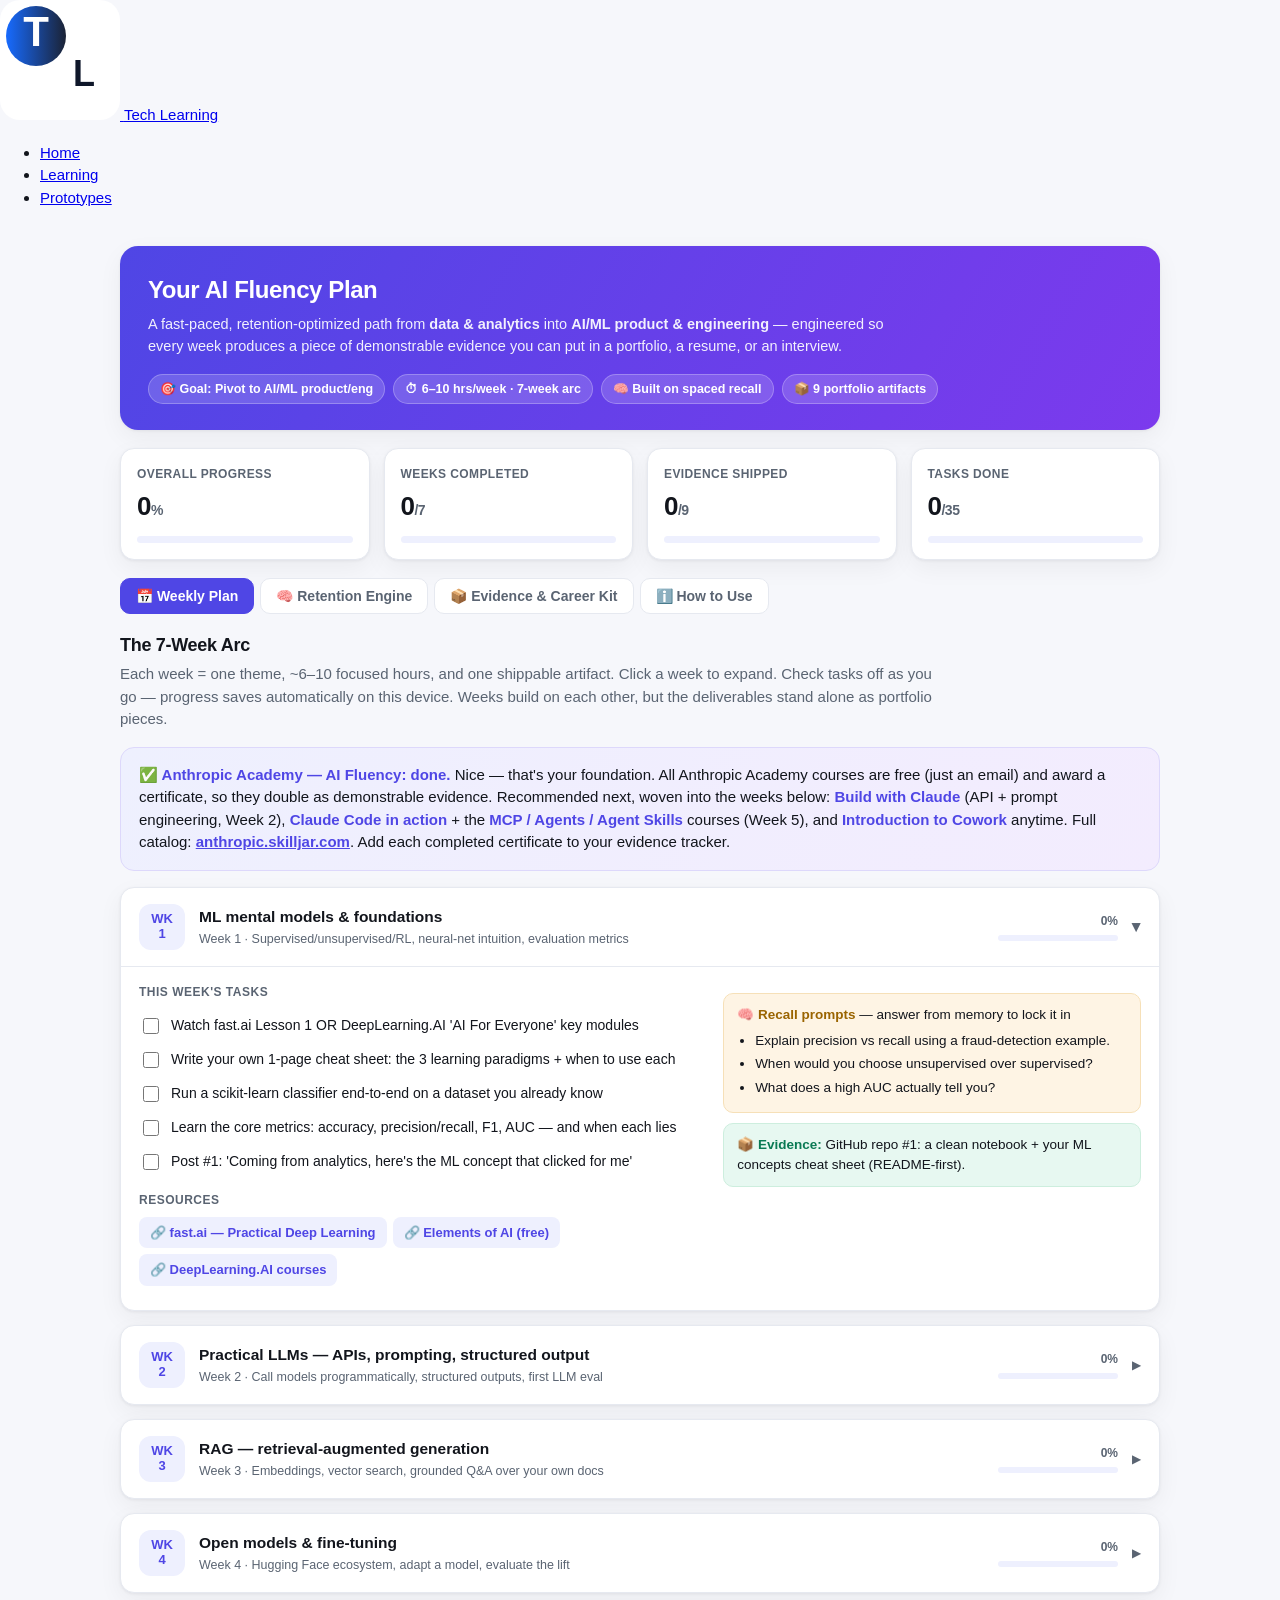
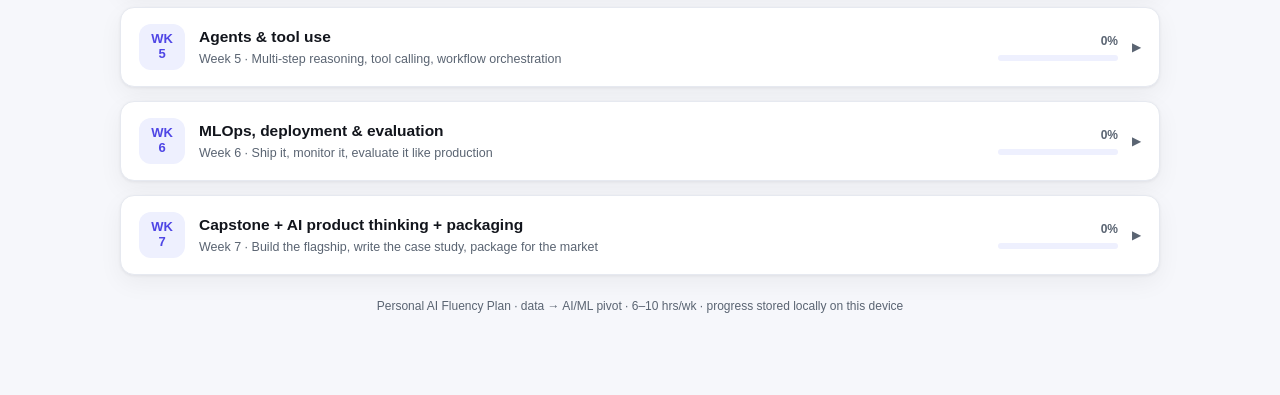
<file: ai-fluency-plan.html>
<!DOCTYPE html>
<html lang="en">
<head>
<meta charset="UTF-8">
<meta name="viewport" content="width=device-width, initial-scale=1.0">
<title>AI Fluency Plan — Data → AI/ML</title>
<style>
  :root{
    color-scheme: light;
    --bg:#f6f7fb; --card:#ffffff; --ink:#12151c; --sub:#5a6472;
    --line:#e6e9f0; --brand:#4f46e5; --brand2:#7c3aed; --brand-soft:#eef0fe;
    --green:#10b981; --green-soft:#e7f8f1; --amber:#f59e0b; --amber-soft:#fef4e4;
    --blue:#2563eb; --shadow:0 1px 3px rgba(18,21,28,.06),0 8px 24px rgba(18,21,28,.05);
  }
  *{box-sizing:border-box}
  body{margin:0;background:var(--bg);color:var(--ink);font-family:-apple-system,BlinkMacSystemFont,"Segoe UI",Roboto,Helvetica,Arial,sans-serif;line-height:1.5;font-size:15px}
  .wrap{max-width:1080px;margin:0 auto;padding:22px 20px 80px}
  header.hero{background:linear-gradient(120deg,#4f46e5,#7c3aed);color:#fff;border-radius:18px;padding:26px 28px;box-shadow:var(--shadow)}
  header.hero h1{margin:0 0 6px;font-size:24px;letter-spacing:-.4px}
  header.hero p{margin:0;opacity:.92;font-size:14.5px;max-width:760px}
  .hero-meta{display:flex;flex-wrap:wrap;gap:8px;margin-top:16px}
  .chip{background:rgba(255,255,255,.16);border:1px solid rgba(255,255,255,.25);padding:5px 11px;border-radius:999px;font-size:12.5px;font-weight:600}
  .kpis{display:grid;grid-template-columns:repeat(4,1fr);gap:14px;margin:18px 0}
  .kpi{background:var(--card);border:1px solid var(--line);border-radius:14px;padding:16px;box-shadow:var(--shadow)}
  .kpi .lab{font-size:12px;color:var(--sub);font-weight:600;text-transform:uppercase;letter-spacing:.4px}
  .kpi .val{font-size:26px;font-weight:800;letter-spacing:-.5px;margin-top:4px}
  .kpi .val span{font-size:14px;color:var(--sub);font-weight:600}
  .bar{height:7px;background:var(--brand-soft);border-radius:99px;overflow:hidden;margin-top:10px}
  .bar>i{display:block;height:100%;background:linear-gradient(90deg,var(--brand),var(--brand2));width:0;transition:width .5s}
  nav.tabs{display:flex;gap:6px;flex-wrap:wrap;margin:6px 0 18px}
  nav.tabs button{border:1px solid var(--line);background:var(--card);color:var(--sub);padding:9px 15px;border-radius:10px;font-size:14px;font-weight:600;cursor:pointer;transition:.15s}
  nav.tabs button:hover{border-color:#cfd4e2}
  nav.tabs button.active{background:var(--brand);border-color:var(--brand);color:#fff}
  section.panel{display:none;animation:fade .25s}
  section.panel.active{display:block}
  @keyframes fade{from{opacity:0;transform:translateY(4px)}to{opacity:1}}
  h2.sec{font-size:18px;margin:4px 0 4px;letter-spacing:-.3px}
  p.lead{color:var(--sub);margin:0 0 16px;max-width:820px}
  .week{background:var(--card);border:1px solid var(--line);border-radius:14px;margin-bottom:14px;box-shadow:var(--shadow);overflow:hidden}
  .week>.head{display:flex;align-items:center;gap:14px;padding:16px 18px;cursor:pointer;user-select:none}
  .wk-num{flex:0 0 auto;width:46px;height:46px;border-radius:12px;background:var(--brand-soft);color:var(--brand);display:flex;align-items:center;justify-content:center;font-weight:800;font-size:13px;text-align:center;line-height:1.1}
  .wk-title{flex:1;min-width:0}
  .wk-title h3{margin:0;font-size:15.5px}
  .wk-title .meta{color:var(--sub);font-size:12.5px;margin-top:2px}
  .wk-prog{flex:0 0 120px;text-align:right}
  .wk-prog .p{font-size:12px;color:var(--sub);font-weight:700}
  .mini{height:6px;background:var(--brand-soft);border-radius:99px;overflow:hidden;margin-top:5px}
  .mini>i{display:block;height:100%;background:linear-gradient(90deg,var(--green),#34d399);width:0;transition:width .4s}
  .caret{flex:0 0 auto;color:var(--sub);transition:.2s;font-size:12px}
  .week.open .caret{transform:rotate(90deg)}
  .week>.body{display:none;padding:2px 18px 18px;border-top:1px solid var(--line)}
  .week.open>.body{display:block}
  .grid2{display:grid;grid-template-columns:1.35fr 1fr;gap:20px;margin-top:14px}
  .block h4{margin:0 0 8px;font-size:12px;text-transform:uppercase;letter-spacing:.5px;color:var(--sub)}
  ul.checks{list-style:none;padding:0;margin:0}
  ul.checks li{display:flex;gap:9px;align-items:flex-start;padding:6px 0;font-size:14px}
  ul.checks li input{margin-top:3px;width:16px;height:16px;accent-color:var(--brand);cursor:pointer;flex:0 0 auto}
  ul.checks li label{cursor:pointer}
  ul.checks li.done label{text-decoration:line-through;color:var(--sub)}
  .res a{display:inline-flex;align-items:center;gap:6px;background:var(--brand-soft);color:var(--brand);text-decoration:none;padding:6px 11px;border-radius:8px;font-size:13px;font-weight:600;margin:0 6px 6px 0}
  .res a:hover{background:#e2e5fd}
  .evidence{background:var(--green-soft);border:1px solid #cdeede;border-radius:10px;padding:11px 13px;font-size:13.5px;margin-top:10px}
  .evidence b{color:#0a7a54}
  .recall{background:var(--amber-soft);border:1px solid #f6e0b8;border-radius:10px;padding:11px 13px;font-size:13.5px;margin-top:10px}
  .recall b{color:#9a6400}
  .recall ul{margin:6px 0 0;padding-left:18px}
  .recall li{margin:3px 0}
  .cards{display:grid;grid-template-columns:repeat(2,1fr);gap:14px}
  .info{background:var(--card);border:1px solid var(--line);border-radius:14px;padding:16px 18px;box-shadow:var(--shadow)}
  .info h3{margin:0 0 6px;font-size:15px}
  .info p{margin:0;color:var(--sub);font-size:13.5px}
  .info ul{margin:8px 0 0;padding-left:18px;font-size:13.5px}
  .info ul li{margin:5px 0}
  table.srt{width:100%;border-collapse:collapse;font-size:13.5px;margin-top:6px}
  table.srt th,table.srt td{text-align:left;padding:9px 10px;border-bottom:1px solid var(--line)}
  table.srt th{font-size:11.5px;text-transform:uppercase;letter-spacing:.4px;color:var(--sub)}
  .port li{display:flex;gap:10px;align-items:flex-start;padding:11px 0;border-bottom:1px solid var(--line);font-size:14px}
  .port li:last-child{border:none}
  .port input{margin-top:2px;width:17px;height:17px;accent-color:var(--green);cursor:pointer;flex:0 0 auto}
  .port .t{font-weight:600}
  .port .d{color:var(--sub);font-size:13px;margin-top:2px}
  .port li.done .t{text-decoration:line-through;color:var(--sub)}
  .foot{margin-top:22px;text-align:center;color:var(--sub);font-size:12px}
  .resetbtn{background:none;border:1px solid var(--line);color:var(--sub);padding:6px 12px;border-radius:8px;font-size:12px;cursor:pointer}
  .callout{background:linear-gradient(120deg,#eef0fe,#f3ecfe);border:1px solid #ddd8fb;border-radius:14px;padding:16px 18px;margin-bottom:16px}
  .callout b{color:var(--brand)}
  @media(max-width:760px){.kpis{grid-template-columns:repeat(2,1fr)}.grid2{grid-template-columns:1fr}.cards{grid-template-columns:1fr}.wk-prog{flex-basis:80px}}
</style>
</head>
<body>
<header class="site-header">
  <div class="container header-inner">
    <a class="brand" href="index.html">
      <img src="assets/logo.svg" alt="Tech Learning" class="brand-logo">
      <span class="brand-text">Tech Learning</span>
    </a>
    <nav class="nav">
      <ul>
        <li><a href="index.html">Home</a></li>
        <li><a href="learning.html">Learning</a></li>
        <li><a href="prototypes.html">Prototypes</a></li>
      </ul>
    </nav>
  </div>
</header>

<div class="wrap">
  <header class="hero">
    <h1>Your AI Fluency Plan</h1>
    <p>A fast-paced, retention-optimized path from <b>data &amp; analytics</b> into <b>AI/ML product &amp; engineering</b> — engineered so every week produces a piece of demonstrable evidence you can put in a portfolio, a resume, or an interview.</p>
    <div class="hero-meta">
      <span class="chip">🎯 Goal: Pivot to AI/ML product/eng</span>
      <span class="chip">⏱ 6–10 hrs/week · 7-week arc</span>
      <span class="chip">🧠 Built on spaced recall</span>
      <span class="chip">📦 9 portfolio artifacts</span>
    </div>
  </header>

  <div class="kpis">
    <div class="kpi"><div class="lab">Overall progress</div><div class="val" id="kOverall">0<span>%</span></div><div class="bar"><i id="kOverallBar"></i></div></div>
    <div class="kpi"><div class="lab">Weeks completed</div><div class="val" id="kWeeks">0<span>/7</span></div><div class="bar"><i id="kWeeksBar"></i></div></div>
    <div class="kpi"><div class="lab">Evidence shipped</div><div class="val" id="kPort">0<span>/9</span></div><div class="bar"><i id="kPortBar"></i></div></div>
    <div class="kpi"><div class="lab">Tasks done</div><div class="val" id="kTasks">0<span>/0</span></div><div class="bar"><i id="kTasksBar"></i></div></div>
  </div>

  <nav class="tabs">
    <button class="active" data-tab="plan">📅 Weekly Plan</button>
    <button data-tab="retain">🧠 Retention Engine</button>
    <button data-tab="port">📦 Evidence &amp; Career Kit</button>
    <button data-tab="how">ℹ️ How to Use</button>
  </nav>

  <section class="panel active" id="plan">
    <h2 class="sec">The 7-Week Arc</h2>
    <p class="lead">Each week = one theme, ~6–10 focused hours, and one shippable artifact. Click a week to expand. Check tasks off as you go — progress saves automatically on this device. Weeks build on each other, but the deliverables stand alone as portfolio pieces.</p>
    <div class="callout">
      <b>✅ Anthropic Academy — AI Fluency: done.</b> Nice — that's your foundation. All Anthropic Academy courses are free (just an email) and award a certificate, so they double as demonstrable evidence. Recommended next, woven into the weeks below: <b>Build with Claude</b> (API + prompt engineering, Week 2), <b>Claude Code in action</b> + the <b>MCP / Agents / Agent Skills</b> courses (Week 5), and <b>Introduction to Cowork</b> anytime. Full catalog: <a href="https://anthropic.skilljar.com/" target="_blank" rel="noopener" style="color:var(--brand);font-weight:700">anthropic.skilljar.com</a>. Add each completed certificate to your evidence tracker.
    </div>
    <div id="weeks"></div>
  </section>

  <section class="panel" id="retain">
    <h2 class="sec">Retention Engine — learn fast <em>and</em> keep it</h2>
    <p class="lead">Speed without retention is wasted effort. This plan bakes in four evidence-based mechanisms. The single highest-leverage habit: after every session, spend 10 minutes recalling from memory before you look at notes.</p>

    <div class="callout">
      <b>The daily 4-step loop (≈90 min/session, 4 sessions/week):</b> 1) Warm-up — 5-min recall of last session from memory. 2) Learn — one focused concept or build. 3) Do — apply it in code immediately, no passive watching. 4) Encode — write a 3-sentence "what I learned + where it breaks" note and schedule a review.
    </div>

    <div class="cards">
      <div class="info">
        <h3>1 · Active recall &gt; re-reading</h3>
        <p>Testing yourself is the strongest driver of long-term memory. Never re-watch a lecture — close it and reconstruct it.</p>
        <ul>
          <li>End each session by answering that week's recall prompts <em>from memory</em>.</li>
          <li>Keep a running "questions I couldn't answer" list — that's your next study target.</li>
          <li>Turn key facts into flashcards (Anki) — 10 high-quality cards/week max.</li>
        </ul>
      </div>
      <div class="info">
        <h3>2 · Spaced repetition</h3>
        <p>Review on an expanding schedule so memories are refreshed just before they fade. Apply to each week's core concepts.</p>
        <table class="srt">
          <tr><th>Review</th><th>When</th><th>How (≈10 min)</th></tr>
          <tr><td>R1</td><td>Day +1</td><td>Recall prompts from memory</td></tr>
          <tr><td>R2</td><td>Day +3</td><td>Re-run the code from scratch</td></tr>
          <tr><td>R3</td><td>Day +7</td><td>Explain it to someone / a post</td></tr>
          <tr><td>R4</td><td>Day +21</td><td>Apply it in a new mini-context</td></tr>
        </table>
      </div>
      <div class="info">
        <h3>3 · Learn by building (project-first)</h3>
        <p>Your data background means you learn fastest by shipping. Every week's concept is anchored to a concrete build, not a certificate. The build <em>is</em> the study.</p>
        <ul>
          <li>Type the code yourself — never copy-paste whole notebooks.</li>
          <li>Deliberately break it, then fix it. Debugging cements understanding.</li>
          <li>Push every build to GitHub the same day.</li>
        </ul>
      </div>
      <div class="info">
        <h3>4 · Teach it (Feynman + build-in-public)</h3>
        <p>Explaining forces you to find the gaps — and doubles as career evidence: a public learning trail is itself a hiring signal.</p>
        <ul>
          <li>One short LinkedIn/blog post per week: "What I built + one thing that surprised me."</li>
          <li>If you can't explain it simply, you haven't learned it yet — go back.</li>
          <li>Interleave: mix old and new topics in each recall so retrieval stays effortful (that's the point).</li>
        </ul>
      </div>
    </div>
  </section>

  <section class="panel" id="port">
    <h2 class="sec">Demonstrable Evidence Tracker</h2>
    <p class="lead">These are artifacts a hiring manager can actually click. Ship them as you finish the matching weeks — by week 7 you have a coherent portfolio telling one story: <em>a data pro who can build, deploy, and reason about AI products.</em></p>
    <div class="info" style="margin-bottom:16px"><ul class="port" id="portList"></ul></div>

    <h2 class="sec">Career-Move Kit</h2>
    <p class="lead">Turn the artifacts into offers.</p>
    <div class="cards">
      <div class="info">
        <h3>Positioning</h3>
        <p>Your edge in 2026 isn't raw AI skill — it's the <b>intersection of AI + your domain analytics expertise</b>. Lead with that everywhere.</p>
        <ul>
          <li>Headline: "Data/analytics pro building production AI — RAG, LLM apps, evals."</li>
          <li>Reframe past analytics wins as AI-adjacent: data quality, metrics, experimentation.</li>
        </ul>
      </div>
      <div class="info">
        <h3>Proof pieces to link</h3>
        <ul>
          <li>GitHub with 4–5 clean, README-first repos.</li>
          <li>One deployed live demo (Hugging Face Spaces / Streamlit).</li>
          <li>A capstone case study written like a PRD: problem → data → model → eval → impact.</li>
        </ul>
      </div>
      <div class="info">
        <h3>For the AI Product path</h3>
        <ul>
          <li>Speak MLOps, feedback loops, eval, and data quality fluently.</li>
          <li>Write one "AI feature spec": scope, risks, metrics, guardrails.</li>
          <li>Practice the "how would you evaluate this model?" interview question.</li>
        </ul>
      </div>
      <div class="info">
        <h3>For the AI Eng path</h3>
        <ul>
          <li>Depth on Python, one cloud (AWS/GCP/Azure), Docker, and a CI step.</li>
          <li>Show a served model + monitoring, not just a notebook.</li>
          <li>Do a few LLM/ML system-design mocks before applying.</li>
        </ul>
      </div>
    </div>
  </section>

  <section class="panel" id="how">
    <h2 class="sec">How to run this plan</h2>
    <div class="info" style="margin-bottom:14px">
      <ul>
        <li><b>Cadence:</b> 4 sessions/week × ~90 min + one 1-hour weekly review/ship ≈ 7 hrs — the middle of your 6–10 range, with room to push.</li>
        <li><b>Non-negotiable:</b> every week ends with something pushed to GitHub and one public post. No shipping, no moving on.</li>
        <li><b>Progress saves</b> to this browser automatically. Re-open the artifact anytime and hit <b>Reload</b> in the header to refresh.</li>
        <li><b>Order matters</b> for weeks 1–4 (they compound). Weeks 5–6 can swap by target role: Agents-heavy for product, MLOps-heavy for engineering.</li>
        <li><b>Stuck?</b> Timebox debugging to 30 min, then write down the blocker and move on — recalling the blocker is itself learning.</li>
      </ul>
    </div>
    <div style="text-align:right"><button class="resetbtn" id="reset">Reset all progress</button></div>
  </section>

  <div class="foot">Personal AI Fluency Plan · data → AI/ML pivot · 6–10 hrs/wk · progress stored locally on this device</div>
</div>

<script>
const DATA = [
 {
  id:"w1", title:"ML mental models & foundations",
  meta:"Week 1 · Supervised/unsupervised/RL, neural-net intuition, evaluation metrics",
  tasks:[
    "Watch fast.ai Lesson 1 OR DeepLearning.AI 'AI For Everyone' key modules",
    "Write your own 1-page cheat sheet: the 3 learning paradigms + when to use each",
    "Run a scikit-learn classifier end-to-end on a dataset you already know",
    "Learn the core metrics: accuracy, precision/recall, F1, AUC — and when each lies",
    "Post #1: 'Coming from analytics, here's the ML concept that clicked for me'"
  ],
  res:[
    ["fast.ai — Practical Deep Learning","https://course.fast.ai/"],
    ["Elements of AI (free)","https://www.elementsofai.com/"],
    ["DeepLearning.AI courses","https://www.deeplearning.ai/courses/"]
  ],
  recall:["Explain precision vs recall using a fraud-detection example.","When would you choose unsupervised over supervised?","What does a high AUC actually tell you?"],
  evidence:"GitHub repo #1: a clean notebook + your ML concepts cheat sheet (README-first)."
 },
 {
  id:"w2", title:"Practical LLMs — APIs, prompting, structured output",
  meta:"Week 2 · Call models programmatically, structured outputs, first LLM eval",
  tasks:[
    "Call an LLM API from Python; parse and handle responses robustly",
    "Get structured (JSON/schema) outputs and validate them",
    "Build a small tool: e.g. an LLM that classifies or summarizes your own data",
    "Write 5 test cases and eval the outputs — measure, don't vibe-check",
    "Post #2: your first working LLM app + one failure mode you found"
  ],
  res:[
    ["Anthropic Academy — Build with Claude (API + prompting)","https://www.anthropic.com/learn/build-with-claude"],
    ["Anthropic Academy — all free courses","https://anthropic.skilljar.com/"],
    ["Hugging Face — Learn hub","https://huggingface.co/learn"],
    ["DeepLearning.AI short courses","https://www.deeplearning.ai/short-courses/"]
  ],
  recall:["Why do structured outputs matter for production apps?","What's a hallucination and how did you detect one?","How would you write a minimal eval for an LLM task?"],
  evidence:"GitHub repo #2: a working LLM micro-app with a tiny eval script."
 },
 {
  id:"w3", title:"RAG — retrieval-augmented generation",
  meta:"Week 3 · Embeddings, vector search, grounded Q&A over your own docs",
  tasks:[
    "Learn embeddings: what they are, how similarity search works",
    "Chunk + embed a document set you care about; store in a vector index",
    "Build a retrieval → prompt → answer pipeline that cites its sources",
    "Evaluate retrieval quality (relevance) separately from answer quality",
    "Post #3: 'I built a doc-Q&A over [your domain] — here's what broke'"
  ],
  res:[
    ["DeepLearning.AI — RAG / Advanced RAG","https://www.deeplearning.ai/short-courses/"],
    ["Hugging Face LLM Course","https://huggingface.co/learn/llm-course"]
  ],
  recall:["Walk through the full RAG pipeline end to end.","Why does chunking strategy affect answer quality?","How do you evaluate retrieval vs generation separately?"],
  evidence:"GitHub repo #3: a RAG app over your own data + a short retrieval-eval writeup. Strong interview centerpiece."
 },
 {
  id:"w4", title:"Open models & fine-tuning",
  meta:"Week 4 · Hugging Face ecosystem, adapt a model, evaluate the lift",
  tasks:[
    "Load and run an open model from Hugging Face locally or in Colab",
    "Fine-tune / adapt a small model (or use LoRA) on a focused task",
    "Compare base vs tuned with a held-out eval set — quantify the gain",
    "Document cost/latency/quality tradeoffs of open vs API models",
    "Post #4: base vs fine-tuned results, with the metric that mattered"
  ],
  res:[
    ["Hugging Face LLM Course","https://huggingface.co/learn/llm-course"],
    ["Hugging Face — Models hub","https://huggingface.co/models"]
  ],
  recall:["When is fine-tuning worth it vs. RAG vs. prompting?","What is LoRA and why is it efficient?","How did you prove your tuned model was actually better?"],
  evidence:"GitHub repo #4: a fine-tuning notebook + before/after eval report."
 },
 {
  id:"w5", title:"Agents & tool use",
  meta:"Week 5 · Multi-step reasoning, tool calling, workflow orchestration",
  tasks:[
    "Build an agent that calls tools/functions to complete a multi-step task",
    "Add a tool that hits a real API or queries data (play to your SQL strength)",
    "Handle failure: retries, guardrails, and when NOT to use an agent",
    "Trace and log the agent's steps so you can debug its reasoning",
    "Post #5: your agent demo + where autonomy helped vs hurt"
  ],
  res:[
    ["Anthropic Academy — Claude Code in action","https://anthropic.skilljar.com/claude-code-in-action"],
    ["Anthropic Academy — MCP, Agents & Skills courses","https://anthropic.skilljar.com/"],
    ["Hugging Face — Agents course","https://huggingface.co/learn"],
    ["DeepLearning.AI — agentic short courses","https://www.deeplearning.ai/short-courses/"]
  ],
  recall:["What distinguishes an agent from a single LLM call?","Name two failure modes of agents and a mitigation for each.","When is a deterministic pipeline better than an agent?"],
  evidence:"GitHub repo #5: an agent demo (ideally using a data tool) with step tracing."
 },
 {
  id:"w6", title:"MLOps, deployment & evaluation",
  meta:"Week 6 · Ship it, monitor it, evaluate it like production",
  tasks:[
    "Deploy one earlier build as a live demo (HF Spaces / Streamlit)",
    "Containerize it with Docker and note what deployment actually requires",
    "Build a proper eval harness (a small test suite for model quality)",
    "Add basic monitoring/logging: latency, failures, output drift",
    "Post #6: 'From notebook to live app' — the deployment gap nobody mentions"
  ],
  res:[
    ["MLOps Zoomcamp (free)","https://github.com/DataTalksClub/mlops-zoomcamp"],
    ["Full Stack Deep Learning","https://fullstackdeeplearning.com/"],
    ["Hugging Face Spaces","https://huggingface.co/spaces"]
  ],
  recall:["What changes when a model goes from notebook to production?","How would you monitor an LLM app in production?","What belongs in an eval harness?"],
  evidence:"A LIVE deployed demo (public URL) + an eval harness in the repo. Your most convincing proof piece."
 },
 {
  id:"w7", title:"Capstone + AI product thinking + packaging",
  meta:"Week 7 · Build the flagship, write the case study, package for the market",
  tasks:[
    "Build a capstone fusing AI + your domain (e.g. an analytics-copilot / RAG over your industry)",
    "Write a PRD-style case study: problem → data → approach → eval → impact → risks",
    "Assemble a simple portfolio page linking all repos + the live demo",
    "Rewrite resume + LinkedIn around the AI+domain intersection; add keywords (RAG, LLM, evals, MLOps)",
    "Do 2 mock interviews: one 'evaluate this model' + one system-design; post capstone as Post #7"
  ],
  res:[
    ["Coursera Job Skills Report 2026","https://www.coursera.org/skills-reports/job-skills"],
    ["Hugging Face Spaces (host portfolio demo)","https://huggingface.co/spaces"]
  ],
  recall:["Pitch your capstone in 60 seconds to a hiring manager.","What are the top 3 risks of your AI system and your mitigations?","Which metric proves your capstone works, and why?"],
  evidence:"Capstone repo + live demo + written case study + updated resume/LinkedIn + portfolio page. Your full evidence package."
 }
];

const PORT = [
  ["ML concepts cheat sheet","Your own 1-pager — proves you can teach fundamentals (Week 1)"],
  ["LLM micro-app repo","API call + structured output + tiny eval (Week 2)"],
  ["RAG app over your own data","Grounded Q&A with source citations — interview centerpiece (Week 3)"],
  ["Fine-tuning + eval report","Base vs tuned, quantified (Week 4)"],
  ["Agent demo with tool use","Multi-step task + step tracing (Week 5)"],
  ["Live deployed demo + eval harness","Public URL — the most convincing proof (Week 6)"],
  ["Capstone + PRD-style case study","AI × your domain, written like a product doc (Week 7)"],
  ["Updated resume, LinkedIn & portfolio page","Positioned at the AI + analytics intersection (Week 7)"],
  ["Anthropic Academy certificates","AI Fluency (done) + Build with Claude, Claude Code, MCP/Agents — free, certificate-bearing proof"]
];

const KEY="aifluency_v1";
let state = JSON.parse(localStorage.getItem(KEY)||"{}");
function save(){localStorage.setItem(KEY,JSON.stringify(state));}

const weeksEl=document.getElementById("weeks");
DATA.forEach((w,wi)=>{
  const div=document.createElement("div");div.className="week";div.id=w.id;
  const tasksHtml=w.tasks.map((t,i)=>{
    const k=w.id+"_t"+i;const done=state[k]?"done":"";const chk=state[k]?"checked":"";
    return '<li class="'+done+'"><input type="checkbox" data-k="'+k+'" '+chk+'><label>'+t+'</label></li>';
  }).join("");
  const resHtml=w.res.map(r=>'<a href="'+r[1]+'" target="_blank" rel="noopener">🔗 '+r[0]+'</a>').join("");
  const recallHtml=w.recall.map(r=>'<li>'+r+'</li>').join("");
  div.innerHTML=
    '<div class="head">'+
      '<div class="wk-num">WK<br>'+(wi+1)+'</div>'+
      '<div class="wk-title"><h3>'+w.title+'</h3><div class="meta">'+w.meta+'</div></div>'+
      '<div class="wk-prog"><div class="p" id="p_'+w.id+'">0%</div><div class="mini"><i id="pb_'+w.id+'"></i></div></div>'+
      '<div class="caret">▶</div>'+
    '</div>'+
    '<div class="body"><div class="grid2">'+
        '<div class="block"><h4>This week\'s tasks</h4><ul class="checks">'+tasksHtml+'</ul>'+
          '<div class="block res" style="margin-top:12px"><h4>Resources</h4>'+resHtml+'</div></div>'+
        '<div class="block">'+
          '<div class="recall"><b>🧠 Recall prompts</b> — answer from memory to lock it in<ul>'+recallHtml+'</ul></div>'+
          '<div class="evidence"><b>📦 Evidence:</b> '+w.evidence+'</div>'+
        '</div>'+
      '</div></div>';
  weeksEl.appendChild(div);
});

const portEl=document.getElementById("portList");
PORT.forEach((p,i)=>{
  const k="port_"+i;const done=state[k]?"done":"";const chk=state[k]?"checked":"";
  const li=document.createElement("li");li.className=done;
  li.innerHTML='<input type="checkbox" data-k="'+k+'" '+chk+'><div><div class="t">'+p[0]+'</div><div class="d">'+p[1]+'</div></div>';
  portEl.appendChild(li);
});

document.querySelectorAll(".week .head").forEach(h=>{
  h.addEventListener("click",e=>{
    if(e.target.tagName==="A"||e.target.tagName==="INPUT")return;
    h.parentElement.classList.toggle("open");
  });
});
document.getElementById("w1").classList.add("open");

document.body.addEventListener("change",e=>{
  if(e.target.type==="checkbox"&&e.target.dataset.k){
    state[e.target.dataset.k]=e.target.checked;save();
    const li=e.target.closest("li");if(li)li.classList.toggle("done",e.target.checked);
    render();
  }
});

document.querySelectorAll("nav.tabs button").forEach(b=>{
  b.addEventListener("click",()=>{
    document.querySelectorAll("nav.tabs button").forEach(x=>x.classList.remove("active"));
    document.querySelectorAll("section.panel").forEach(x=>x.classList.remove("active"));
    b.classList.add("active");document.getElementById(b.dataset.tab).classList.add("active");
  });
});

document.getElementById("reset").addEventListener("click",()=>{
  if(confirm("Reset all progress on this device?")){state={};save();location.reload();}
});

function render(){
  let totalTasks=0,doneTasks=0,weeksDone=0;
  DATA.forEach(w=>{
    let wt=w.tasks.length,wd=0;
    w.tasks.forEach((t,i)=>{if(state[w.id+"_t"+i])wd++;});
    totalTasks+=wt;doneTasks+=wd;
    const pct=Math.round(wd/wt*100);
    const pEl=document.getElementById("p_"+w.id);const pbEl=document.getElementById("pb_"+w.id);
    if(pEl)pEl.textContent=pct+"%";if(pbEl)pbEl.style.width=pct+"%";
    if(wd===wt)weeksDone++;
  });
  let portDone=0;PORT.forEach((p,i)=>{if(state["port_"+i])portDone++;});
  const portTotal=PORT.length;
  const overall=Math.round(doneTasks/totalTasks*100);
  set("kOverall",overall,"%");document.getElementById("kOverallBar").style.width=overall+"%";
  set("kWeeks",weeksDone,"/7");document.getElementById("kWeeksBar").style.width=(weeksDone/7*100)+"%";
  set("kPort",portDone,"/"+portTotal);document.getElementById("kPortBar").style.width=(portDone/portTotal*100)+"%";
  set("kTasks",doneTasks,"/"+totalTasks);document.getElementById("kTasksBar").style.width=(doneTasks/totalTasks*100)+"%";
}
function set(id,val,suffix){document.getElementById(id).innerHTML=val+'<span>'+suffix+'</span>';}
render();
</script>
</body>
</html>
</file>
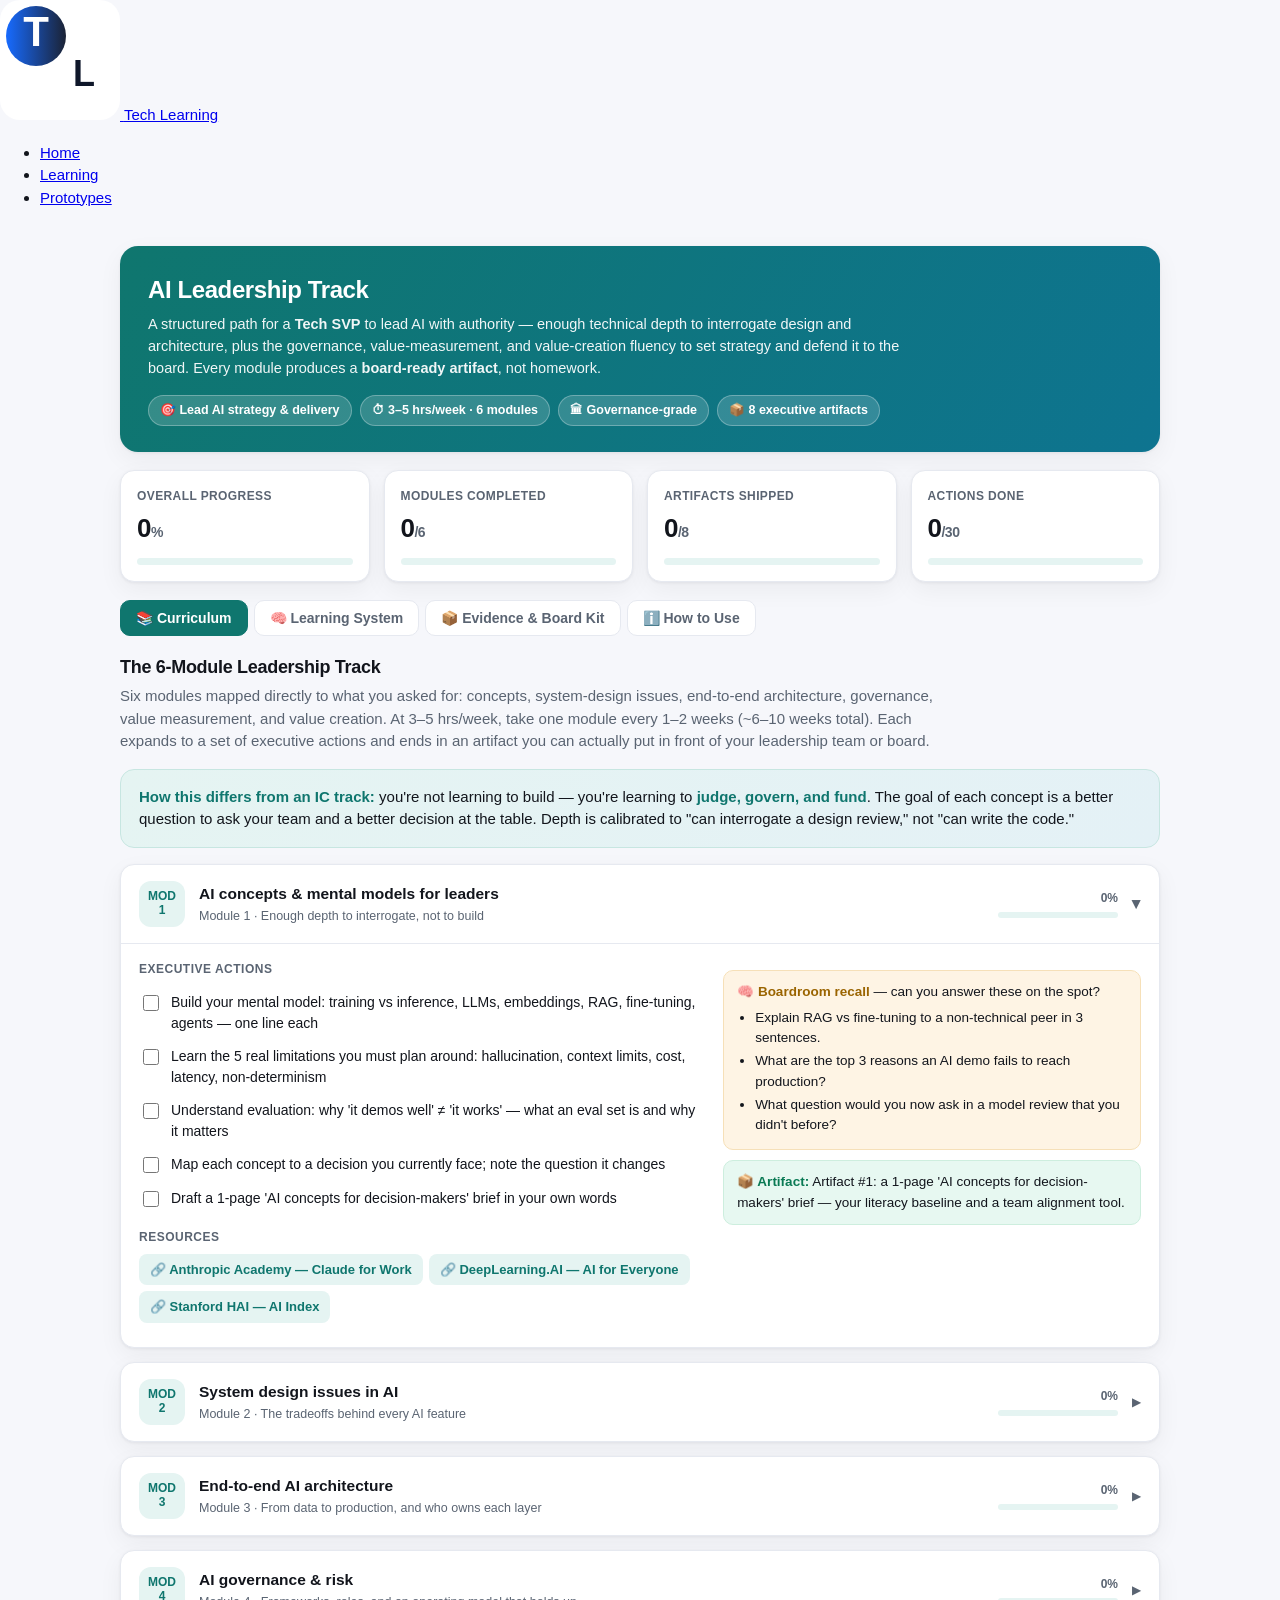
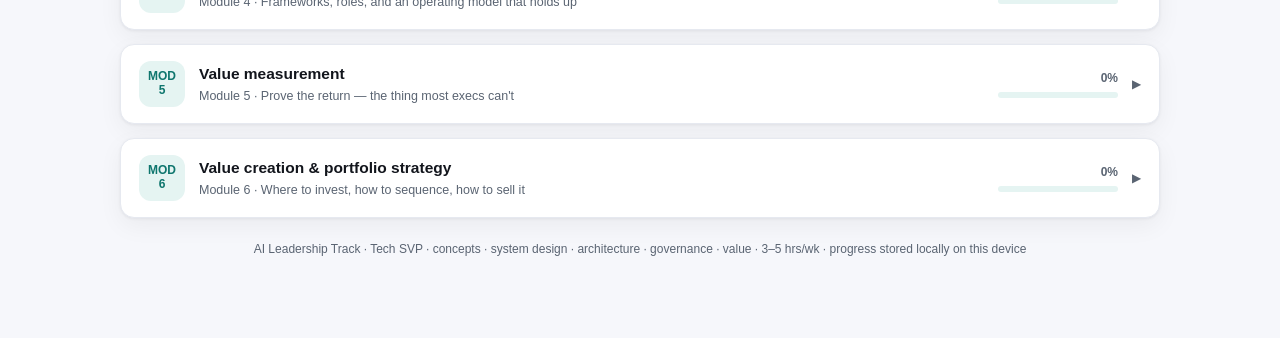
<file: ai-leadership-plan.html>
<!DOCTYPE html>
<html lang="en">
<head>
<meta charset="UTF-8">
<meta name="viewport" content="width=device-width, initial-scale=1.0">
<title>AI Leadership Track — Tech SVP</title>
<style>
  :root{
    color-scheme: light;
    --bg:#f6f7fb; --card:#ffffff; --ink:#12151c; --sub:#5a6472;
    --line:#e6e9f0; --brand:#0f766e; --brand2:#0e7490; --brand-soft:#e5f4f2;
    --green:#10b981; --green-soft:#e7f8f1; --amber:#f59e0b; --amber-soft:#fef4e4;
    --shadow:0 1px 3px rgba(18,21,28,.06),0 8px 24px rgba(18,21,28,.05);
  }
  *{box-sizing:border-box}
  body{margin:0;background:var(--bg);color:var(--ink);font-family:-apple-system,BlinkMacSystemFont,"Segoe UI",Roboto,Helvetica,Arial,sans-serif;line-height:1.5;font-size:15px}
  .wrap{max-width:1080px;margin:0 auto;padding:22px 20px 80px}
  header.hero{background:linear-gradient(120deg,#0f766e,#0e7490);color:#fff;border-radius:18px;padding:26px 28px;box-shadow:var(--shadow)}
  header.hero h1{margin:0 0 6px;font-size:24px;letter-spacing:-.4px}
  header.hero p{margin:0;opacity:.94;font-size:14.5px;max-width:780px}
  .hero-meta{display:flex;flex-wrap:wrap;gap:8px;margin-top:16px}
  .chip{background:rgba(255,255,255,.16);border:1px solid rgba(255,255,255,.28);padding:5px 11px;border-radius:999px;font-size:12.5px;font-weight:600}
  .kpis{display:grid;grid-template-columns:repeat(4,1fr);gap:14px;margin:18px 0}
  .kpi{background:var(--card);border:1px solid var(--line);border-radius:14px;padding:16px;box-shadow:var(--shadow)}
  .kpi .lab{font-size:12px;color:var(--sub);font-weight:600;text-transform:uppercase;letter-spacing:.4px}
  .kpi .val{font-size:26px;font-weight:800;letter-spacing:-.5px;margin-top:4px}
  .kpi .val span{font-size:14px;color:var(--sub);font-weight:600}
  .bar{height:7px;background:var(--brand-soft);border-radius:99px;overflow:hidden;margin-top:10px}
  .bar>i{display:block;height:100%;background:linear-gradient(90deg,var(--brand),var(--brand2));width:0;transition:width .5s}
  nav.tabs{display:flex;gap:6px;flex-wrap:wrap;margin:6px 0 18px}
  nav.tabs button{border:1px solid var(--line);background:var(--card);color:var(--sub);padding:9px 15px;border-radius:10px;font-size:14px;font-weight:600;cursor:pointer;transition:.15s}
  nav.tabs button:hover{border-color:#cfd4e2}
  nav.tabs button.active{background:var(--brand);border-color:var(--brand);color:#fff}
  section.panel{display:none;animation:fade .25s}
  section.panel.active{display:block}
  @keyframes fade{from{opacity:0;transform:translateY(4px)}to{opacity:1}}
  h2.sec{font-size:18px;margin:4px 0 4px;letter-spacing:-.3px}
  p.lead{color:var(--sub);margin:0 0 16px;max-width:840px}
  .week{background:var(--card);border:1px solid var(--line);border-radius:14px;margin-bottom:14px;box-shadow:var(--shadow);overflow:hidden}
  .week>.head{display:flex;align-items:center;gap:14px;padding:16px 18px;cursor:pointer;user-select:none}
  .wk-num{flex:0 0 auto;width:46px;height:46px;border-radius:12px;background:var(--brand-soft);color:var(--brand);display:flex;align-items:center;justify-content:center;font-weight:800;font-size:12px;text-align:center;line-height:1.1}
  .wk-title{flex:1;min-width:0}
  .wk-title h3{margin:0;font-size:15.5px}
  .wk-title .meta{color:var(--sub);font-size:12.5px;margin-top:2px}
  .wk-prog{flex:0 0 120px;text-align:right}
  .wk-prog .p{font-size:12px;color:var(--sub);font-weight:700}
  .mini{height:6px;background:var(--brand-soft);border-radius:99px;overflow:hidden;margin-top:5px}
  .mini>i{display:block;height:100%;background:linear-gradient(90deg,var(--green),#34d399);width:0;transition:width .4s}
  .caret{flex:0 0 auto;color:var(--sub);transition:.2s;font-size:12px}
  .week.open .caret{transform:rotate(90deg)}
  .week>.body{display:none;padding:2px 18px 18px;border-top:1px solid var(--line)}
  .week.open>.body{display:block}
  .grid2{display:grid;grid-template-columns:1.35fr 1fr;gap:20px;margin-top:14px}
  .block h4{margin:0 0 8px;font-size:12px;text-transform:uppercase;letter-spacing:.5px;color:var(--sub)}
  ul.checks{list-style:none;padding:0;margin:0}
  ul.checks li{display:flex;gap:9px;align-items:flex-start;padding:6px 0;font-size:14px}
  ul.checks li input{margin-top:3px;width:16px;height:16px;accent-color:var(--brand);cursor:pointer;flex:0 0 auto}
  ul.checks li label{cursor:pointer}
  ul.checks li.done label{text-decoration:line-through;color:var(--sub)}
  .res a{display:inline-flex;align-items:center;gap:6px;background:var(--brand-soft);color:var(--brand);text-decoration:none;padding:6px 11px;border-radius:8px;font-size:13px;font-weight:600;margin:0 6px 6px 0}
  .res a:hover{background:#d3ece9}
  .evidence{background:var(--green-soft);border:1px solid #cdeede;border-radius:10px;padding:11px 13px;font-size:13.5px;margin-top:10px}
  .evidence b{color:#0a7a54}
  .recall{background:var(--amber-soft);border:1px solid #f6e0b8;border-radius:10px;padding:11px 13px;font-size:13.5px;margin-top:10px}
  .recall b{color:#9a6400}
  .recall ul{margin:6px 0 0;padding-left:18px}
  .recall li{margin:3px 0}
  .cards{display:grid;grid-template-columns:repeat(2,1fr);gap:14px}
  .info{background:var(--card);border:1px solid var(--line);border-radius:14px;padding:16px 18px;box-shadow:var(--shadow)}
  .info h3{margin:0 0 6px;font-size:15px}
  .info p{margin:0;color:var(--sub);font-size:13.5px}
  .info ul{margin:8px 0 0;padding-left:18px;font-size:13.5px}
  .info ul li{margin:5px 0}
  table.srt{width:100%;border-collapse:collapse;font-size:13.5px;margin-top:6px}
  table.srt th,table.srt td{text-align:left;padding:9px 10px;border-bottom:1px solid var(--line)}
  table.srt th{font-size:11.5px;text-transform:uppercase;letter-spacing:.4px;color:var(--sub)}
  .port li{display:flex;gap:10px;align-items:flex-start;padding:11px 0;border-bottom:1px solid var(--line);font-size:14px}
  .port li:last-child{border:none}
  .port input{margin-top:2px;width:17px;height:17px;accent-color:var(--green);cursor:pointer;flex:0 0 auto}
  .port .t{font-weight:600}
  .port .d{color:var(--sub);font-size:13px;margin-top:2px}
  .port li.done .t{text-decoration:line-through;color:var(--sub)}
  .foot{margin-top:22px;text-align:center;color:var(--sub);font-size:12px}
  .resetbtn{background:none;border:1px solid var(--line);color:var(--sub);padding:6px 12px;border-radius:8px;font-size:12px;cursor:pointer}
  .callout{background:linear-gradient(120deg,#e5f4f2,#e4f1f6);border:1px solid #c7e6e1;border-radius:14px;padding:16px 18px;margin-bottom:16px}
  .callout b{color:var(--brand)}
  @media(max-width:760px){.kpis{grid-template-columns:repeat(2,1fr)}.grid2{grid-template-columns:1fr}.cards{grid-template-columns:1fr}.wk-prog{flex-basis:80px}}
</style>
</head>
<body>
<header class="site-header">
  <div class="container header-inner">
    <a class="brand" href="index.html">
      <img src="assets/logo.svg" alt="Tech Learning" class="brand-logo">
      <span class="brand-text">Tech Learning</span>
    </a>
    <nav class="nav">
      <ul>
        <li><a href="index.html">Home</a></li>
        <li><a href="learning.html">Learning</a></li>
        <li><a href="prototypes.html">Prototypes</a></li>
      </ul>
    </nav>
  </div>
</header>

<div class="wrap">
  <header class="hero">
    <h1>AI Leadership Track</h1>
    <p>A structured path for a <b>Tech SVP</b> to lead AI with authority — enough technical depth to interrogate design and architecture, plus the governance, value-measurement, and value-creation fluency to set strategy and defend it to the board. Every module produces a <b>board-ready artifact</b>, not homework.</p>
    <div class="hero-meta">
      <span class="chip">🎯 Lead AI strategy &amp; delivery</span>
      <span class="chip">⏱ 3–5 hrs/week · 6 modules</span>
      <span class="chip">🏛 Governance-grade</span>
      <span class="chip">📦 8 executive artifacts</span>
    </div>
  </header>

  <div class="kpis">
    <div class="kpi"><div class="lab">Overall progress</div><div class="val" id="kOverall">0<span>%</span></div><div class="bar"><i id="kOverallBar"></i></div></div>
    <div class="kpi"><div class="lab">Modules completed</div><div class="val" id="kWeeks">0<span>/6</span></div><div class="bar"><i id="kWeeksBar"></i></div></div>
    <div class="kpi"><div class="lab">Artifacts shipped</div><div class="val" id="kPort">0<span>/8</span></div><div class="bar"><i id="kPortBar"></i></div></div>
    <div class="kpi"><div class="lab">Actions done</div><div class="val" id="kTasks">0<span>/0</span></div><div class="bar"><i id="kTasksBar"></i></div></div>
  </div>

  <nav class="tabs">
    <button class="active" data-tab="plan">📚 Curriculum</button>
    <button data-tab="retain">🧠 Learning System</button>
    <button data-tab="port">📦 Evidence &amp; Board Kit</button>
    <button data-tab="how">ℹ️ How to Use</button>
  </nav>

  <section class="panel active" id="plan">
    <h2 class="sec">The 6-Module Leadership Track</h2>
    <p class="lead">Six modules mapped directly to what you asked for: concepts, system-design issues, end-to-end architecture, governance, value measurement, and value creation. At 3–5 hrs/week, take one module every 1–2 weeks (~6–10 weeks total). Each expands to a set of executive actions and ends in an artifact you can actually put in front of your leadership team or board.</p>
    <div class="callout">
      <b>How this differs from an IC track:</b> you're not learning to build — you're learning to <b>judge, govern, and fund</b>. The goal of each concept is a better question to ask your team and a better decision at the table. Depth is calibrated to "can interrogate a design review," not "can write the code."
    </div>
    <div id="weeks"></div>
  </section>

  <section class="panel" id="retain">
    <h2 class="sec">Learning System — retention for executives</h2>
    <p class="lead">Executives retain what they use and what they teach. This system is built around applying every concept to a live decision in your org and pressure-testing it out loud — not passive study.</p>

    <div class="callout">
      <b>The weekly executive loop (≈3–5 hrs):</b> 1) Learn one concept (60–90 min). 2) Map it to a real decision or project on your plate right now. 3) Draft one paragraph of the module's artifact. 4) Pressure-test: raise it in a 1:1 with an engineer/architect, or explain it to a peer. Teaching is the retention mechanism.
    </div>

    <div class="cards">
      <div class="info">
        <h3>1 · Apply to a live decision</h3>
        <p>Abstract AI knowledge fades; a concept attached to a real bet sticks. Anchor each module to something already in your portfolio.</p>
        <ul>
          <li>Keep a running "decisions this changes" note per module.</li>
          <li>Turn each concept into a question you'll ask in your next review.</li>
        </ul>
      </div>
      <div class="info">
        <h3>2 · Teach it up and across</h3>
        <p>Explaining to your leadership team or board forces clarity and exposes gaps — and builds your reputation as the AI-fluent leader.</p>
        <ul>
          <li>Run a 20-min "AI concept of the week" in your staff meeting.</li>
          <li>If you can't explain the tradeoff simply, you don't own it yet.</li>
        </ul>
      </div>
      <div class="info">
        <h3>3 · Spaced review of the essentials</h3>
        <p>Revisit the handful of frameworks you'll actually deploy on an expanding schedule so they're recall-ready in the room.</p>
        <table class="srt">
          <tr><th>Review</th><th>When</th><th>Focus</th></tr>
          <tr><td>R1</td><td>+3 days</td><td>Restate the module's core tradeoff</td></tr>
          <tr><td>R2</td><td>+2 weeks</td><td>Apply it to a second project</td></tr>
          <tr><td>R3</td><td>+6 weeks</td><td>Use it live in a review/board prep</td></tr>
        </table>
      </div>
      <div class="info">
        <h3>4 · Build an expert bench</h3>
        <p>Leaders scale learning through people. Curate a small circle you can pressure-test thinking against.</p>
        <ul>
          <li>Identify 2–3 internal experts (architect, ML lead, security/legal).</li>
          <li>Book a recurring 30-min "AI office hours" to stress-test decisions.</li>
          <li>Keep a decision journal: what you decided, why, and what you'd revisit.</li>
        </ul>
      </div>
    </div>
  </section>

  <section class="panel" id="port">
    <h2 class="sec">Executive Evidence Tracker</h2>
    <p class="lead">These are the tangible outputs that prove AI leadership — usable in your org today and as evidence for a CTO/Chief AI Officer trajectory. Together they form a leadership portfolio: you set the governance, defined the architecture standard, and built the value case.</p>
    <div class="info" style="margin-bottom:16px"><ul class="port" id="portList"></ul></div>

    <h2 class="sec">Board &amp; Exec Kit</h2>
    <p class="lead">Turn fluency into influence.</p>
    <div class="cards">
      <div class="info">
        <h3>The board narrative</h3>
        <p>Only ~29% of executives say they can measure AI ROI with confidence. Being the leader who <b>can</b> is a differentiator.</p>
        <ul>
          <li>Lead with the four value channels: cost, revenue, risk reduction, strategic optionality.</li>
          <li>Always show the baseline — most ROI disputes trace to a missing baseline, not failed tech.</li>
        </ul>
      </div>
      <div class="info">
        <h3>Govern with confidence</h3>
        <ul>
          <li>Adopt NIST AI RMF as the operating model, ISO 42001 as the certifiable system, and map EU AI Act exposure.</li>
          <li>Name owners: who signs off on risk tier, evals, incidents.</li>
          <li>Model cards + a risk register turn governance from slideware into practice.</li>
        </ul>
      </div>
      <div class="info">
        <h3>Interrogate any AI project</h3>
        <ul>
          <li>Ask: what's the eval? what's the failure mode? what's cost-per-outcome?</li>
          <li>Build-vs-buy: where is the durable advantage — model, data, or workflow?</li>
          <li>Demand a monitoring + rollback plan before scaling.</li>
        </ul>
      </div>
      <div class="info">
        <h3>Position yourself</h3>
        <ul>
          <li>Reframe your track record as "AI-governed delivery at scale."</li>
          <li>Sponsor one visible, measurable AI win with a clean before/after.</li>
          <li>Publish a POV (internal memo or talk) — leadership is demonstrated in the open.</li>
        </ul>
      </div>
    </div>
  </section>

  <section class="panel" id="how">
    <h2 class="sec">How to run this track</h2>
    <div class="info" style="margin-bottom:14px">
      <ul>
        <li><b>Cadence:</b> one module every 1–2 weeks at 3–5 hrs — realistic for an SVP calendar. Front-load Modules 1–3 (literacy + design + architecture); they make 4–6 sharper.</li>
        <li><b>Every module ships an artifact.</b> Draft it as you learn; the artifact is the proof and the deliverable, not a side task.</li>
        <li><b>Use your real org as the case study.</b> Apply each framework to a live project — that's where retention and impact come from.</li>
        <li><b>Progress saves</b> to this browser automatically. Re-open anytime and hit <b>Reload</b> in the header to refresh.</li>
        <li><b>Reorder freely</b> if a board or budget cycle makes value measurement (Module 5) or governance (Module 4) urgent — they stand alone.</li>
      </ul>
    </div>
    <div style="text-align:right"><button class="resetbtn" id="reset">Reset all progress</button></div>
  </section>

  <div class="foot">AI Leadership Track · Tech SVP · concepts · system design · architecture · governance · value · 3–5 hrs/wk · progress stored locally on this device</div>
</div>

<script>
const DATA = [
 {
  id:"m1", title:"AI concepts & mental models for leaders",
  meta:"Module 1 · Enough depth to interrogate, not to build",
  tasks:[
    "Build your mental model: training vs inference, LLMs, embeddings, RAG, fine-tuning, agents — one line each",
    "Learn the 5 real limitations you must plan around: hallucination, context limits, cost, latency, non-determinism",
    "Understand evaluation: why 'it demos well' ≠ 'it works' — what an eval set is and why it matters",
    "Map each concept to a decision you currently face; note the question it changes",
    "Draft a 1-page 'AI concepts for decision-makers' brief in your own words"
  ],
  res:[
    ["Anthropic Academy — Claude for Work","https://www.anthropic.com/learn/claude-for-work"],
    ["DeepLearning.AI — AI for Everyone","https://www.deeplearning.ai/courses/ai-for-everyone/"],
    ["Stanford HAI — AI Index","https://hai.stanford.edu/ai-index"]
  ],
  recall:["Explain RAG vs fine-tuning to a non-technical peer in 3 sentences.","What are the top 3 reasons an AI demo fails to reach production?","What question would you now ask in a model review that you didn't before?"],
  evidence:"Artifact #1: a 1-page 'AI concepts for decision-makers' brief — your literacy baseline and a team alignment tool."
 },
 {
  id:"m2", title:"System design issues in AI",
  meta:"Module 2 · The tradeoffs behind every AI feature",
  tasks:[
    "Learn the core tradeoffs: quality vs cost vs latency; open vs API models; prompt vs RAG vs fine-tune",
    "Understand reliability & safety: evals, guardrails, human-in-the-loop, fallback/rollback",
    "Data & privacy: where sensitive data flows, retention, PII, and vendor data-use terms",
    "Security: prompt injection, data exfiltration, model/supply-chain risk at a leadership level",
    "Turn it into an AI project due-diligence rubric (the questions you ask before funding)"
  ],
  res:[
    ["OWASP — Top 10 for LLM Applications","https://owasp.org/www-project-top-10-for-large-language-model-applications/"],
    ["NIST AI RMF (risk lens)","https://www.nist.gov/itl/ai-risk-management-framework"]
  ],
  recall:["Name the three levers that trade off in every LLM feature and how you'd balance them.","What is prompt injection and why should an SVP care?","What's your minimum bar before an AI feature ships to customers?"],
  evidence:"Artifact #2: an AI project due-diligence rubric — a reusable checklist for reviewing/funding AI work."
 },
 {
  id:"m3", title:"End-to-end AI architecture",
  meta:"Module 3 · From data to production, and who owns each layer",
  tasks:[
    "Sketch the reference stack: data/ingestion → model/inference → orchestration → app → monitoring/eval",
    "Compare the three patterns and when each fits: RAG, fine-tuning, agentic workflows",
    "Understand LLMOps/MLOps: deployment, versioning, monitoring, drift, incident response",
    "Frame build-vs-buy: where the durable moat is (model, data, or workflow) and total cost of ownership",
    "Produce an annotated end-to-end reference architecture for one of your org's AI use cases"
  ],
  res:[
    ["Future AGI — LLM Application Tech Stack (layer-by-layer, 2026)","https://futureagi.com/blog/llm-application-tech-stack-2025/"],
    ["Google Cloud — Gen AI architecture","https://cloud.google.com/architecture/gen-ai-rag-vertex-ai-vector-search"],
    ["Anthropic Academy — Build with Claude","https://www.anthropic.com/learn/build-with-claude"]
  ],
  recall:["Walk the end-to-end path of a user request through an AI product.","When would you choose RAG over fine-tuning over an agent?","In build-vs-buy, where is the defensible advantage for your org?"],
  evidence:"Artifact #3: an annotated E2E reference architecture + build-vs-buy call for a real use case. A standard you can hold teams to."
 },
 {
  id:"m4", title:"AI governance & risk",
  meta:"Module 4 · Frameworks, roles, and an operating model that holds up",
  tasks:[
    "Learn the three anchors: NIST AI RMF (operational), ISO/IEC 42001 (certifiable system), EU AI Act (law by risk tier)",
    "Map your EU AI Act / regulatory exposure and risk-tier your current AI use cases",
    "Define the operating model: who owns risk sign-off, evals, model cards, incident response",
    "Establish practice tools: a model card template and an AI risk register",
    "Draft a 1-page AI governance operating model + risk register for your org"
  ],
  res:[
    ["NIST AI Risk Management Framework","https://www.nist.gov/itl/ai-risk-management-framework"],
    ["ISO/IEC 42001","https://www.iso.org/standard/81230.html"],
    ["EU AI Act explorer","https://artificialintelligenceact.eu/"],
    ["OECD AI Principles","https://oecd.ai/en/ai-principles"]
  ],
  recall:["Explain how NIST AI RMF, ISO 42001, and the EU AI Act complement rather than duplicate each other.","Which of your AI use cases are highest-risk, and who signs off on them?","What goes in a model card and why does it matter to governance?"],
  evidence:"Artifact #4: a one-page AI governance operating model + risk register template — turns compliance from slideware into practice."
 },
 {
  id:"m5", title:"Value measurement",
  meta:"Module 5 · Prove the return — the thing most execs can't",
  tasks:[
    "Learn the three-tier ROI model: Realized, Trending, and Capability ROI (avoid premature abandonment)",
    "Adopt 'cost per outcome' over 'time saved' — fully-loaded cost per unit of work, before vs after",
    "Establish baselines FIRST — the #1 reason ROI can't be proven is no baseline was captured",
    "Design a 5-metric executive AI dashboard tied to efficiency, risk, and financial impact",
    "Build an AI value scorecard + baseline plan for one initiative"
  ],
  res:[
    ["IBM — How to maximize AI ROI","https://www.ibm.com/think/insights/ai-roi"],
    ["Stanford HAI — AI Index (adoption/impact data)","https://hai.stanford.edu/ai-index"]
  ],
  recall:["Explain Realized vs Trending vs Capability ROI to your CFO.","Why is 'cost per outcome' more honest than 'hours saved'?","What baseline would you capture before greenlighting an AI project?"],
  evidence:"Artifact #5: an AI value scorecard + baseline plan — CFO-ready, and the answer to 'is this working?'"
 },
 {
  id:"m6", title:"Value creation & portfolio strategy",
  meta:"Module 6 · Where to invest, how to sequence, how to sell it",
  tasks:[
    "Learn the four value channels: cost reduction, revenue contribution, risk reduction, strategic optionality",
    "Run an opportunity scan: rank use cases by value × feasibility × risk into a portfolio",
    "Address org & change: talent, operating model, adoption, and the human side of rollout",
    "Sequence a Now/Next/Later AI roadmap with clear owners and success metrics",
    "Write a board-ready AI investment thesis + prioritized opportunity portfolio; deliver it as a talk"
  ],
  res:[
    ["McKinsey — State of AI","https://www.mckinsey.com/capabilities/quantumblack/our-insights/the-state-of-ai"],
    ["Coursera — Job Skills Report 2026","https://www.coursera.org/skills-reports/job-skills"]
  ],
  recall:["Which of the four value channels is your org underinvesting in?","How would you sequence your top 5 AI bets and why?","Pitch your #1 AI investment to the board in 90 seconds."],
  evidence:"Artifact #6: a board-ready AI investment thesis + prioritized portfolio + the delivered exec talk. Your leadership flagship."
 }
];

const PORT = [
  ["AI concepts brief for decision-makers","1-pager in your own words — literacy baseline + team alignment (Module 1)"],
  ["AI project due-diligence rubric","The questions you ask before funding any AI work (Module 2)"],
  ["E2E reference architecture + build-vs-buy","An architecture standard for a real use case (Module 3)"],
  ["AI governance operating model + risk register","NIST/ISO/EU-anchored, with named owners (Module 4)"],
  ["AI value scorecard + baseline plan","CFO-ready measurement, baselines captured (Module 5)"],
  ["Board AI investment thesis + portfolio","Four value channels, Now/Next/Later roadmap (Module 6)"],
  ["Delivered exec talk / leadership-team workshop","Fluency demonstrated in the open (Module 6)"],
  ["Anthropic Academy — Claude for Work certificate","Free, certificate-bearing proof of applied AI fluency"]
];

const KEY="aileadership_v1";
let state = JSON.parse(localStorage.getItem(KEY)||"{}");
function save(){localStorage.setItem(KEY,JSON.stringify(state));}

const weeksEl=document.getElementById("weeks");
DATA.forEach((w,wi)=>{
  const div=document.createElement("div");div.className="week";div.id=w.id;
  const tasksHtml=w.tasks.map((t,i)=>{
    const k=w.id+"_t"+i;const done=state[k]?"done":"";const chk=state[k]?"checked":"";
    return '<li class="'+done+'"><input type="checkbox" data-k="'+k+'" '+chk+'><label>'+t+'</label></li>';
  }).join("");
  const resHtml=w.res.map(r=>'<a href="'+r[1]+'" target="_blank" rel="noopener">🔗 '+r[0]+'</a>').join("");
  const recallHtml=w.recall.map(r=>'<li>'+r+'</li>').join("");
  div.innerHTML=
    '<div class="head">'+
      '<div class="wk-num">MOD<br>'+(wi+1)+'</div>'+
      '<div class="wk-title"><h3>'+w.title+'</h3><div class="meta">'+w.meta+'</div></div>'+
      '<div class="wk-prog"><div class="p" id="p_'+w.id+'">0%</div><div class="mini"><i id="pb_'+w.id+'"></i></div></div>'+
      '<div class="caret">▶</div>'+
    '</div>'+
    '<div class="body"><div class="grid2">'+
        '<div class="block"><h4>Executive actions</h4><ul class="checks">'+tasksHtml+'</ul>'+
          '<div class="block res" style="margin-top:12px"><h4>Resources</h4>'+resHtml+'</div></div>'+
        '<div class="block">'+
          '<div class="recall"><b>🧠 Boardroom recall</b> — can you answer these on the spot?<ul>'+recallHtml+'</ul></div>'+
          '<div class="evidence"><b>📦 Artifact:</b> '+w.evidence+'</div>'+
        '</div>'+
      '</div></div>';
  weeksEl.appendChild(div);
});

const portEl=document.getElementById("portList");
PORT.forEach((p,i)=>{
  const k="port_"+i;const done=state[k]?"done":"";const chk=state[k]?"checked":"";
  const li=document.createElement("li");li.className=done;
  li.innerHTML='<input type="checkbox" data-k="'+k+'" '+chk+'><div><div class="t">'+p[0]+'</div><div class="d">'+p[1]+'</div></div>';
  portEl.appendChild(li);
});

document.querySelectorAll(".week .head").forEach(h=>{
  h.addEventListener("click",e=>{
    if(e.target.tagName==="A"||e.target.tagName==="INPUT")return;
    h.parentElement.classList.toggle("open");
  });
});
document.getElementById("m1").classList.add("open");

document.body.addEventListener("change",e=>{
  if(e.target.type==="checkbox"&&e.target.dataset.k){
    state[e.target.dataset.k]=e.target.checked;save();
    const li=e.target.closest("li");if(li)li.classList.toggle("done",e.target.checked);
    render();
  }
});

document.querySelectorAll("nav.tabs button").forEach(b=>{
  b.addEventListener("click",()=>{
    document.querySelectorAll("nav.tabs button").forEach(x=>x.classList.remove("active"));
    document.querySelectorAll("section.panel").forEach(x=>x.classList.remove("active"));
    b.classList.add("active");document.getElementById(b.dataset.tab).classList.add("active");
  });
});

document.getElementById("reset").addEventListener("click",()=>{
  if(confirm("Reset all progress on this device?")){state={};save();location.reload();}
});

function render(){
  let totalTasks=0,doneTasks=0,weeksDone=0;
  const wkTotal=DATA.length;
  DATA.forEach(w=>{
    let wt=w.tasks.length,wd=0;
    w.tasks.forEach((t,i)=>{if(state[w.id+"_t"+i])wd++;});
    totalTasks+=wt;doneTasks+=wd;
    const pct=Math.round(wd/wt*100);
    const pEl=document.getElementById("p_"+w.id);const pbEl=document.getElementById("pb_"+w.id);
    if(pEl)pEl.textContent=pct+"%";if(pbEl)pbEl.style.width=pct+"%";
    if(wd===wt)weeksDone++;
  });
  let portDone=0;PORT.forEach((p,i)=>{if(state["port_"+i])portDone++;});
  const portTotal=PORT.length;
  const overall=Math.round(doneTasks/totalTasks*100);
  set("kOverall",overall,"%");document.getElementById("kOverallBar").style.width=overall+"%";
  set("kWeeks",weeksDone,"/"+wkTotal);document.getElementById("kWeeksBar").style.width=(weeksDone/wkTotal*100)+"%";
  set("kPort",portDone,"/"+portTotal);document.getElementById("kPortBar").style.width=(portDone/portTotal*100)+"%";
  set("kTasks",doneTasks,"/"+totalTasks);document.getElementById("kTasksBar").style.width=(doneTasks/totalTasks*100)+"%";
}
function set(id,val,suffix){document.getElementById(id).innerHTML=val+'<span>'+suffix+'</span>';}
render();
</script>
</body>
</html>
</file>
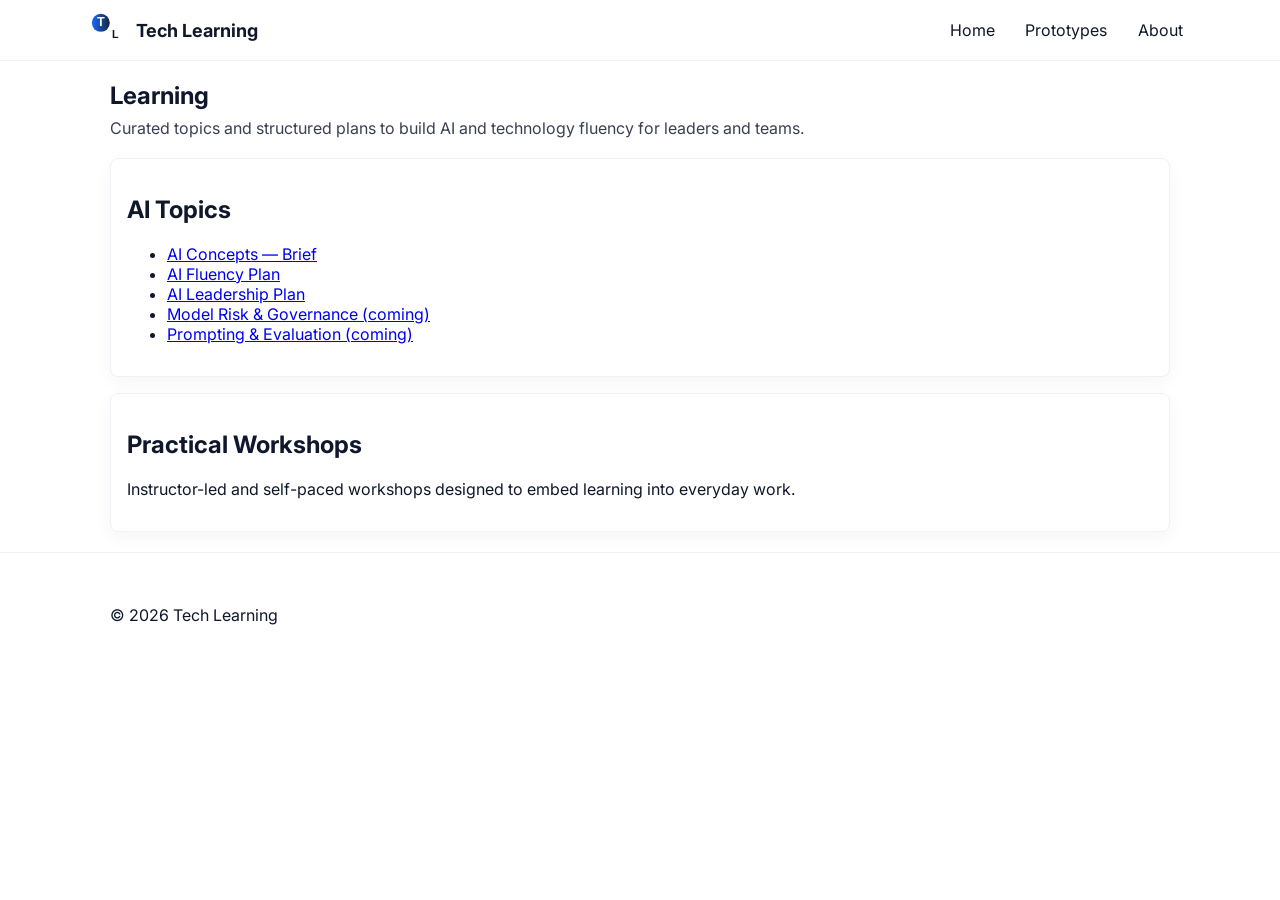
<file: learning.html>
<!doctype html>
<html lang="en">
<head>
  <meta charset="utf-8">
  <meta name="viewport" content="width=device-width,initial-scale=1">
  <title>Learning — Tech Learning</title>
  <meta name="description" content="AI and Tech learning topics and structured plans for leaders and teams.">
  <link rel="icon" href="assets/favicon.svg" type="image/svg+xml">
  <link href="https://fonts.googleapis.com/css2?family=Inter:wght@400;600;700&display=swap" rel="stylesheet">
  <link rel="stylesheet" href="styles.css">
</head>
<body>
  <header class="site-header">
    <div class="container header-inner">
      <a class="brand" href="index.html">
        <img src="assets/logo.svg" alt="Tech Learning" class="brand-logo">
        <span class="brand-text">Tech Learning</span>
      </a>
      <nav class="nav">
        <ul>
          <li><a href="index.html">Home</a></li>
          <li><a href="prototypes.html">Prototypes</a></li>
          <li><a href="about.html">About</a></li>
        </ul>
      </nav>
    </div>
  </header>

  <main class="container">
    <h1 class="page-title">Learning</h1>
    <p class="lead">Curated topics and structured plans to build AI and technology fluency for leaders and teams.</p>

    <section class="card">
      <h2>AI Topics</h2>
      <ul>
        <li><a href="ai-concepts-brief.html">AI Concepts — Brief</a></li>
        <li><a href="ai-fluency-plan.html">AI Fluency Plan</a></li>
        <li><a href="ai-leadership-plan.html">AI Leadership Plan</a></li>
        <li><a href="#">Model Risk & Governance (coming)</a></li>
        <li><a href="#">Prompting & Evaluation (coming)</a></li>
      </ul>
    </section>

    <section class="card" style="margin-top:1rem">
      <h2>Practical Workshops</h2>
      <p>Instructor-led and self-paced workshops designed to embed learning into everyday work.</p>
    </section>
  </main>

  <footer class="site-footer">
    <div class="container footer-inner">
      <p>&copy; <span id="year">2026</span> Tech Learning</p>
    </div>
  </footer>
  <script>document.getElementById('year').textContent = new Date().getFullYear();</script>
</body>
</html>
</file>
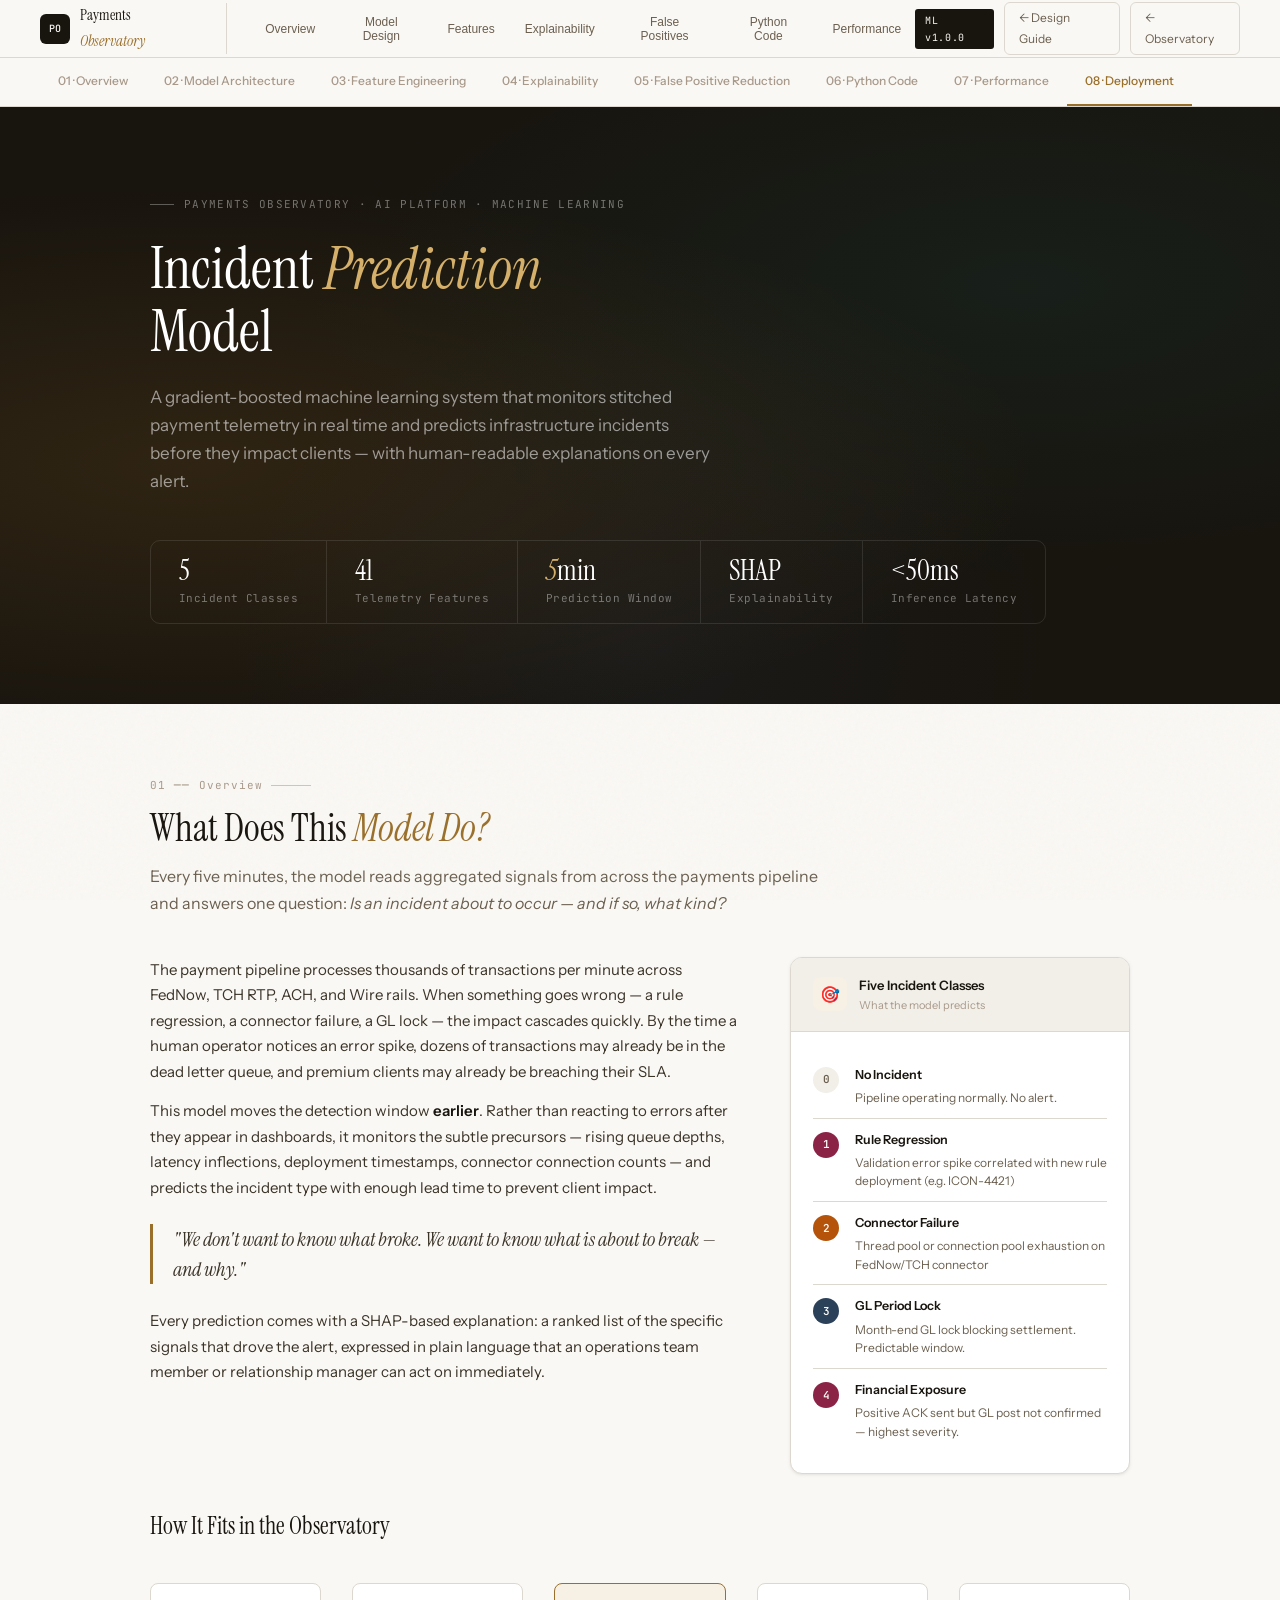
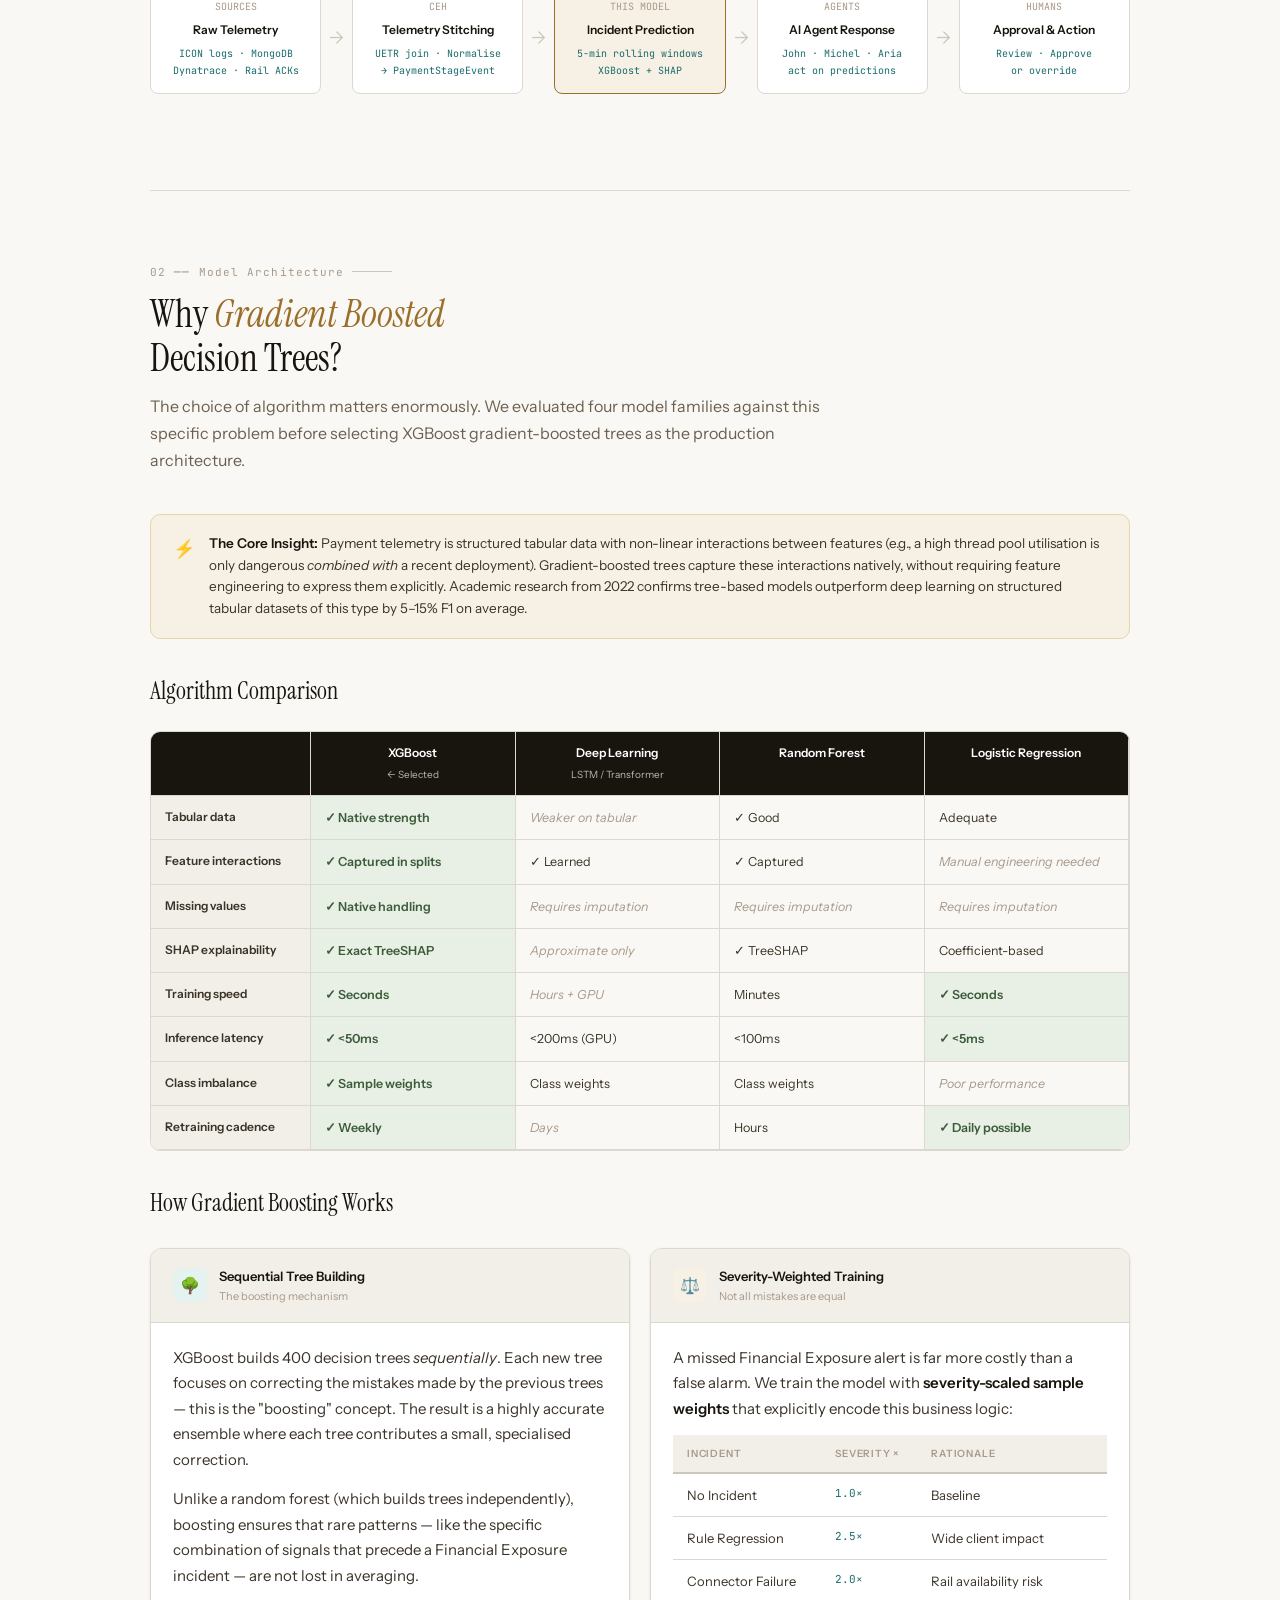
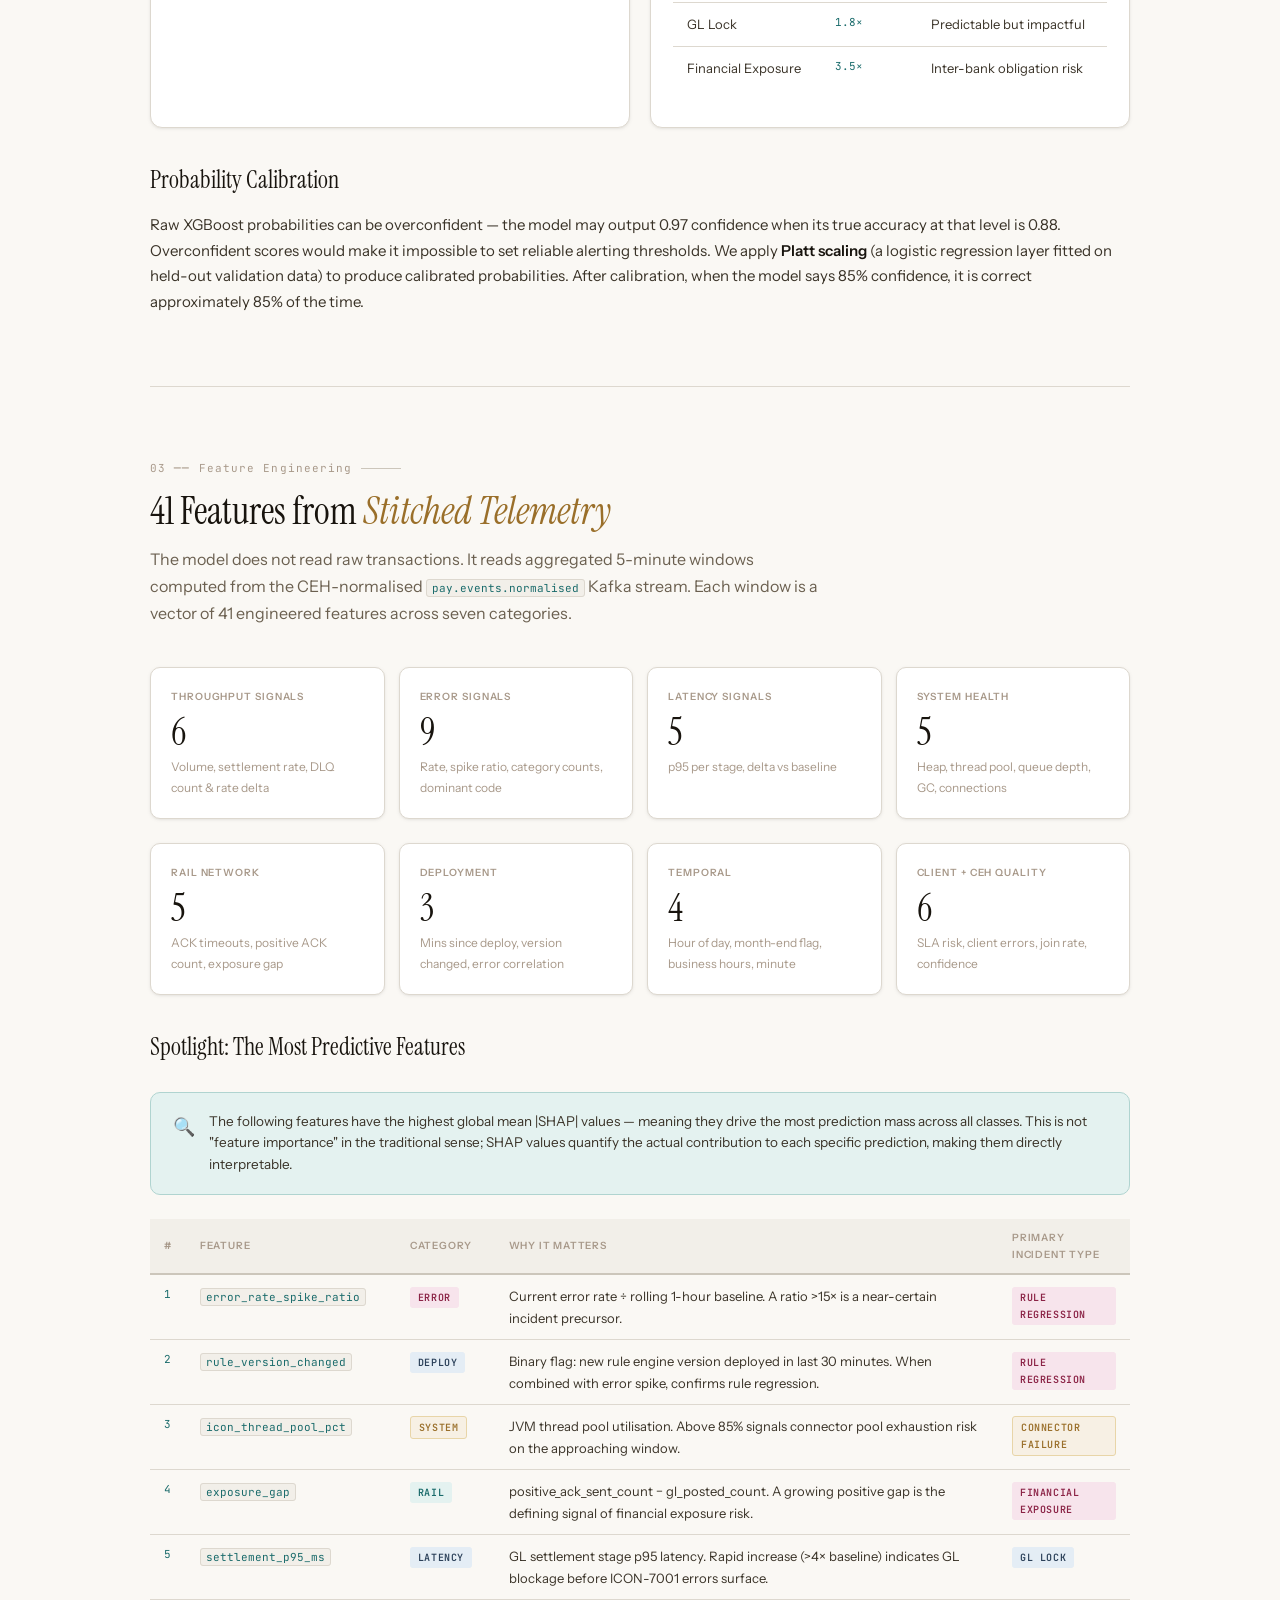
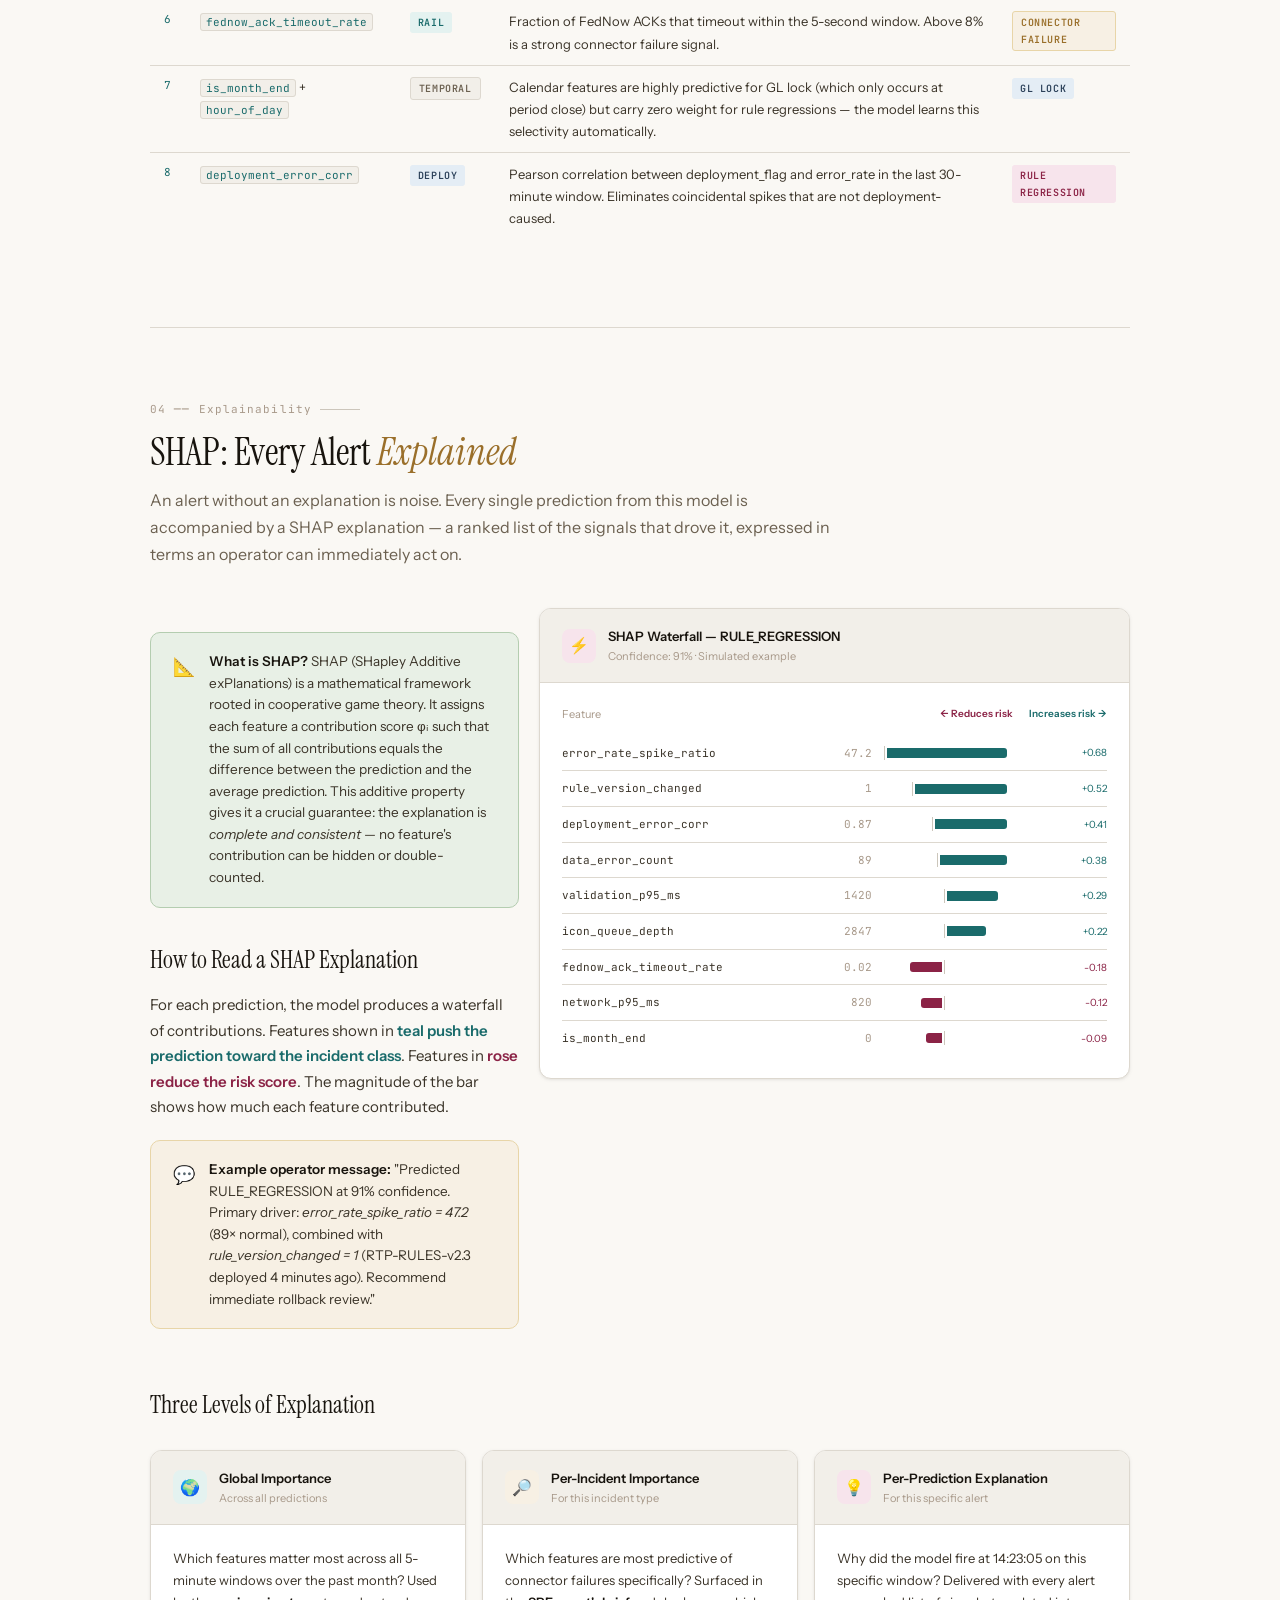
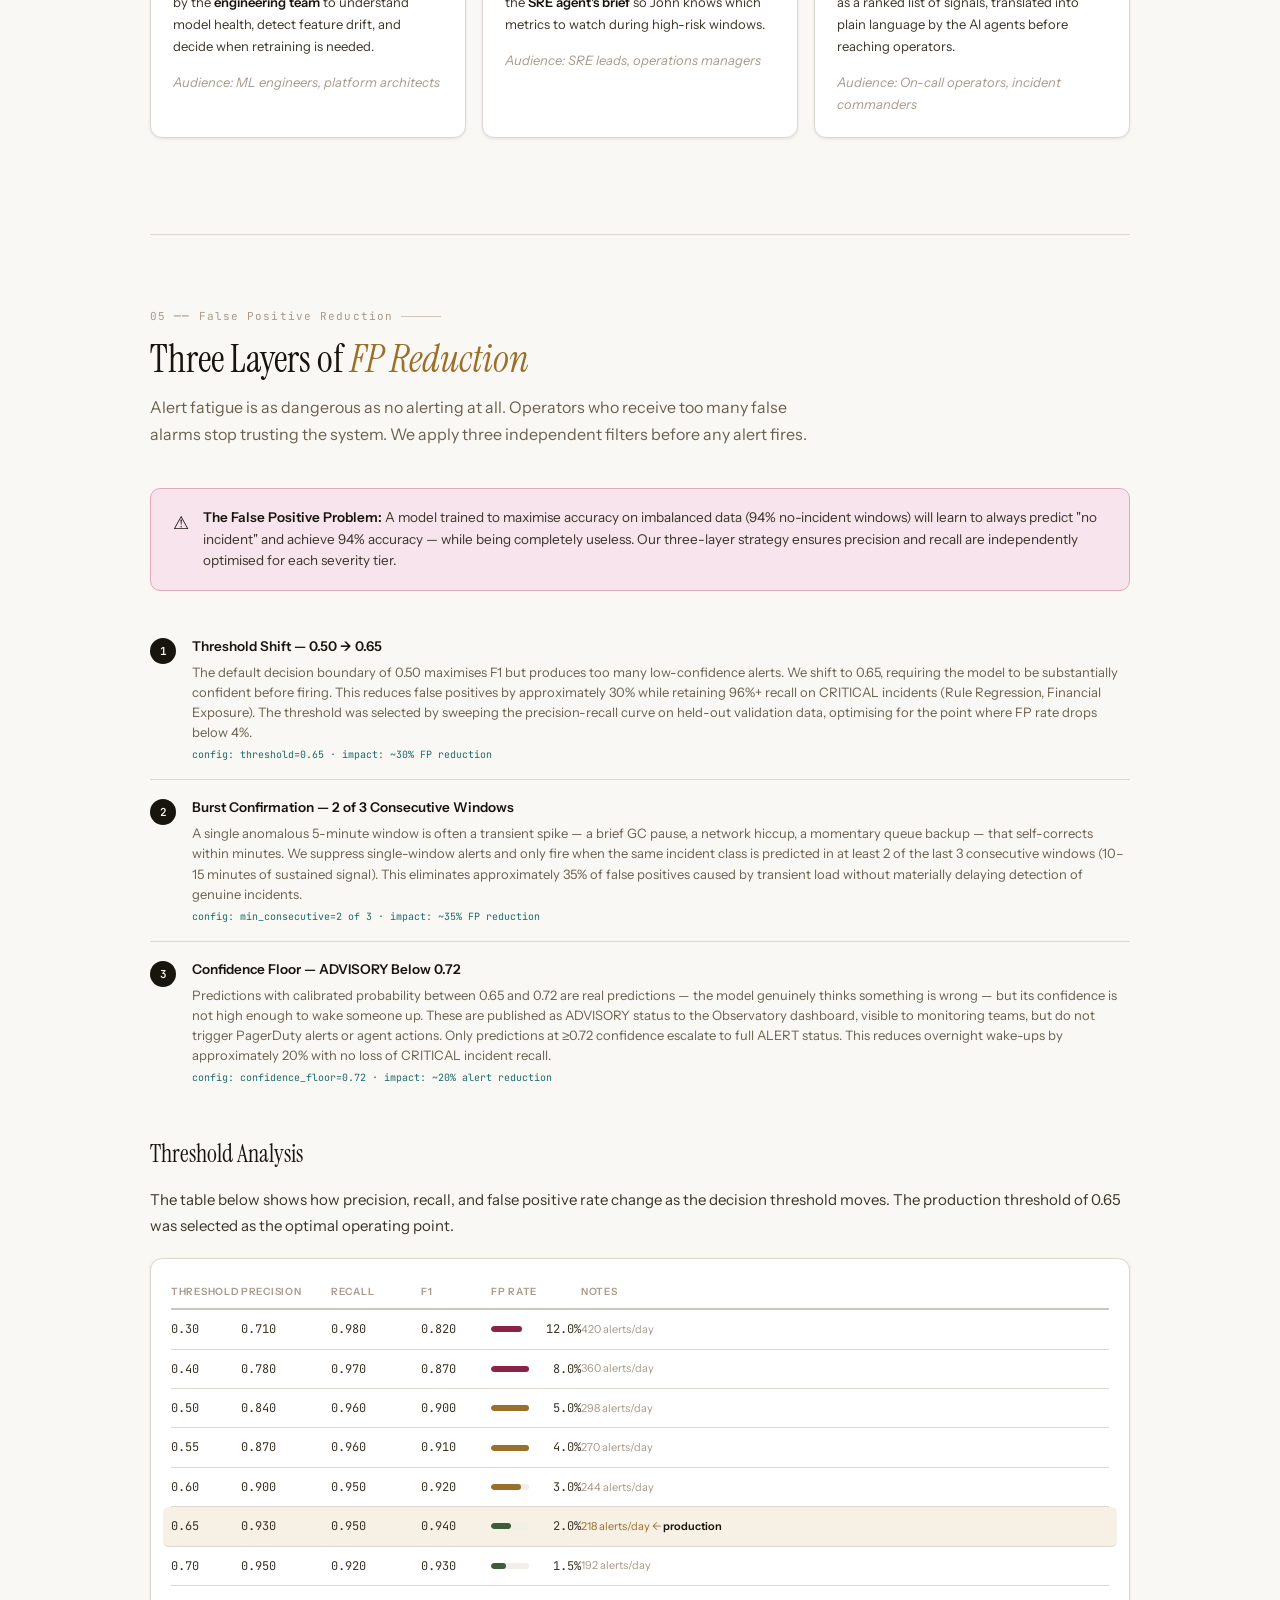
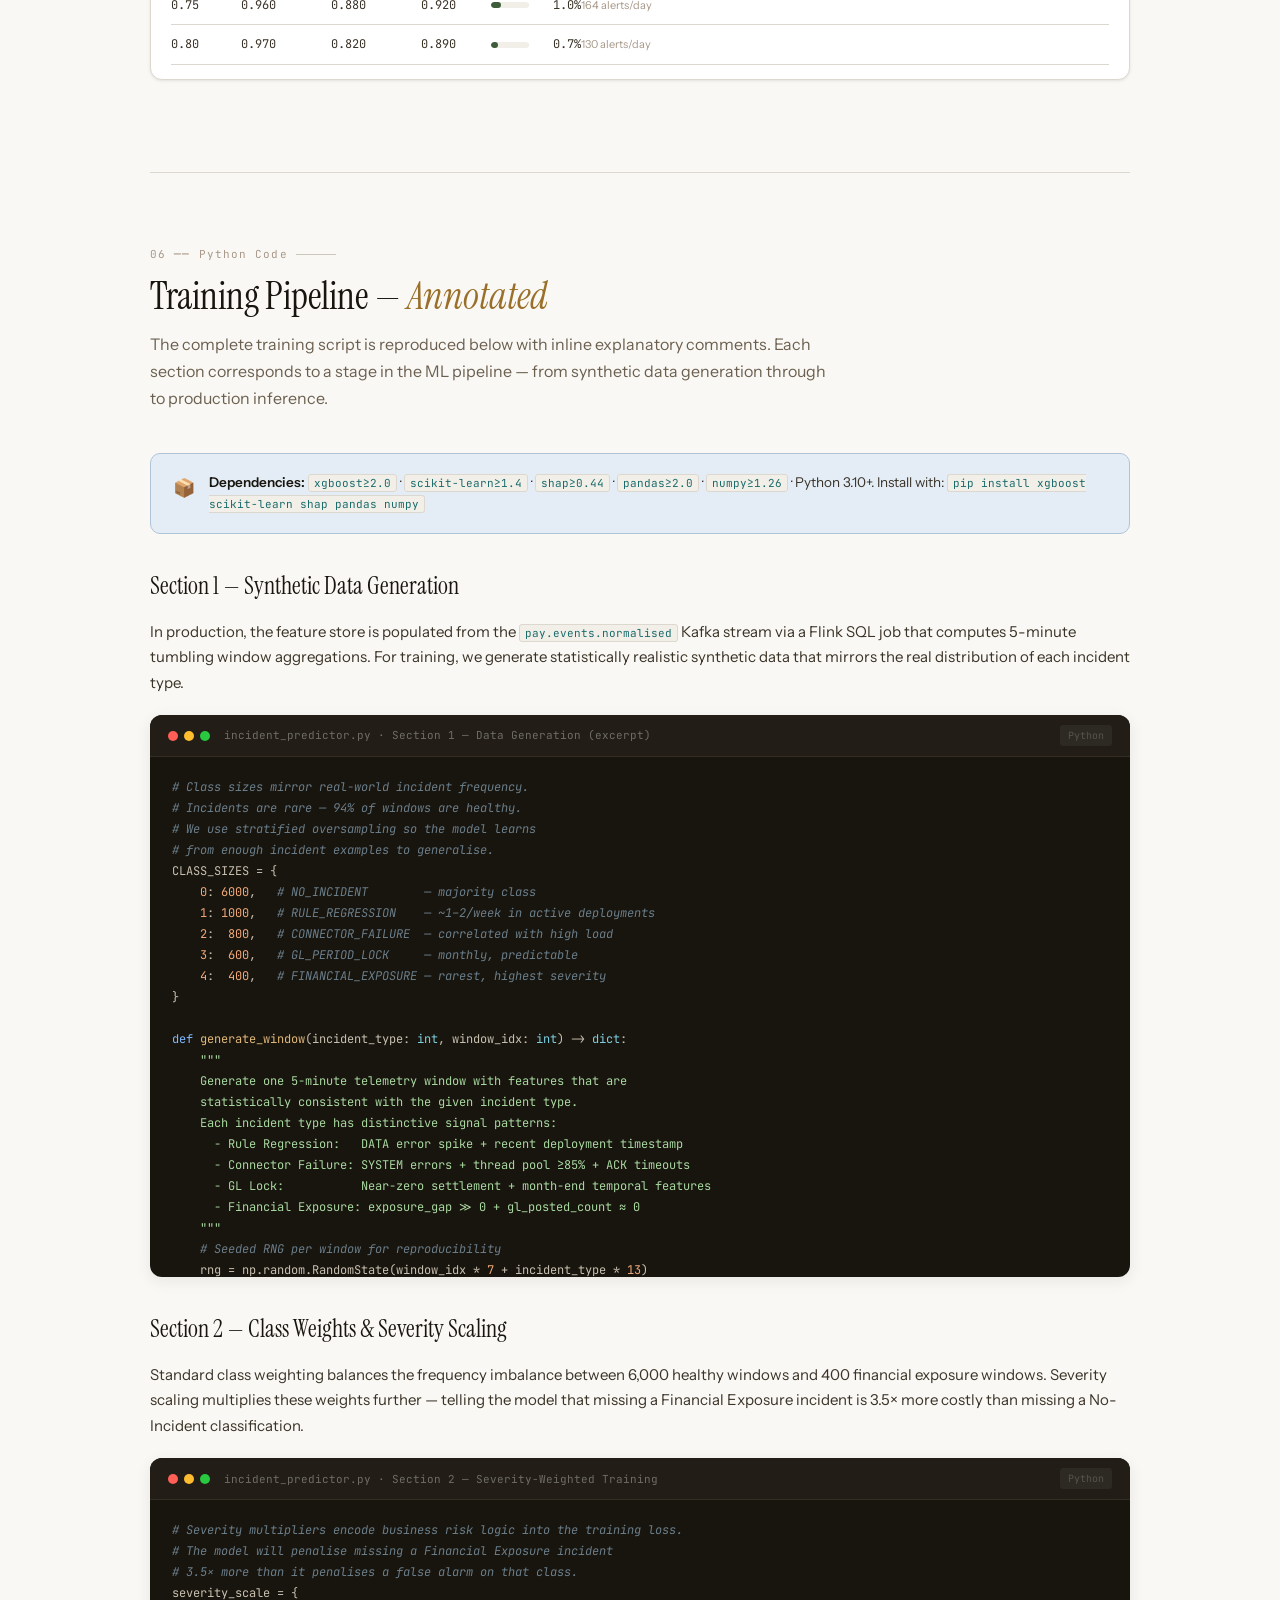
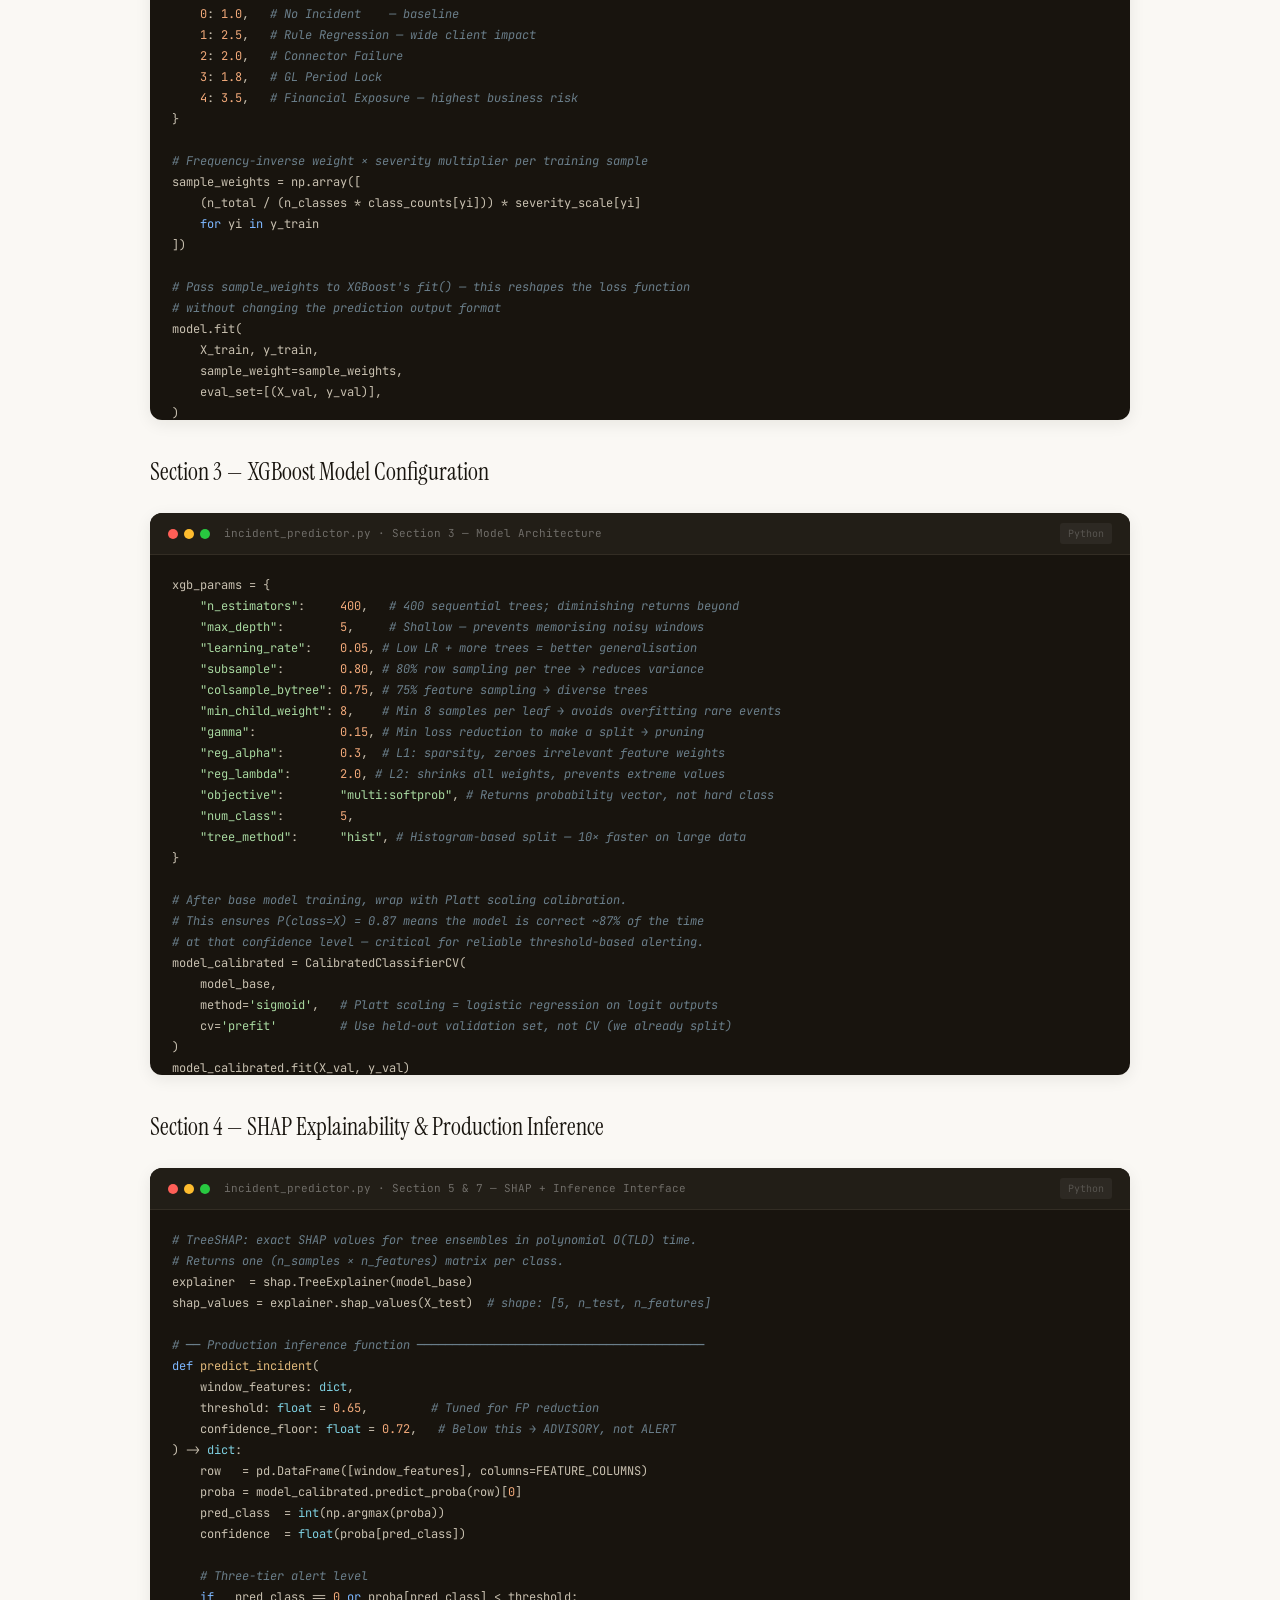
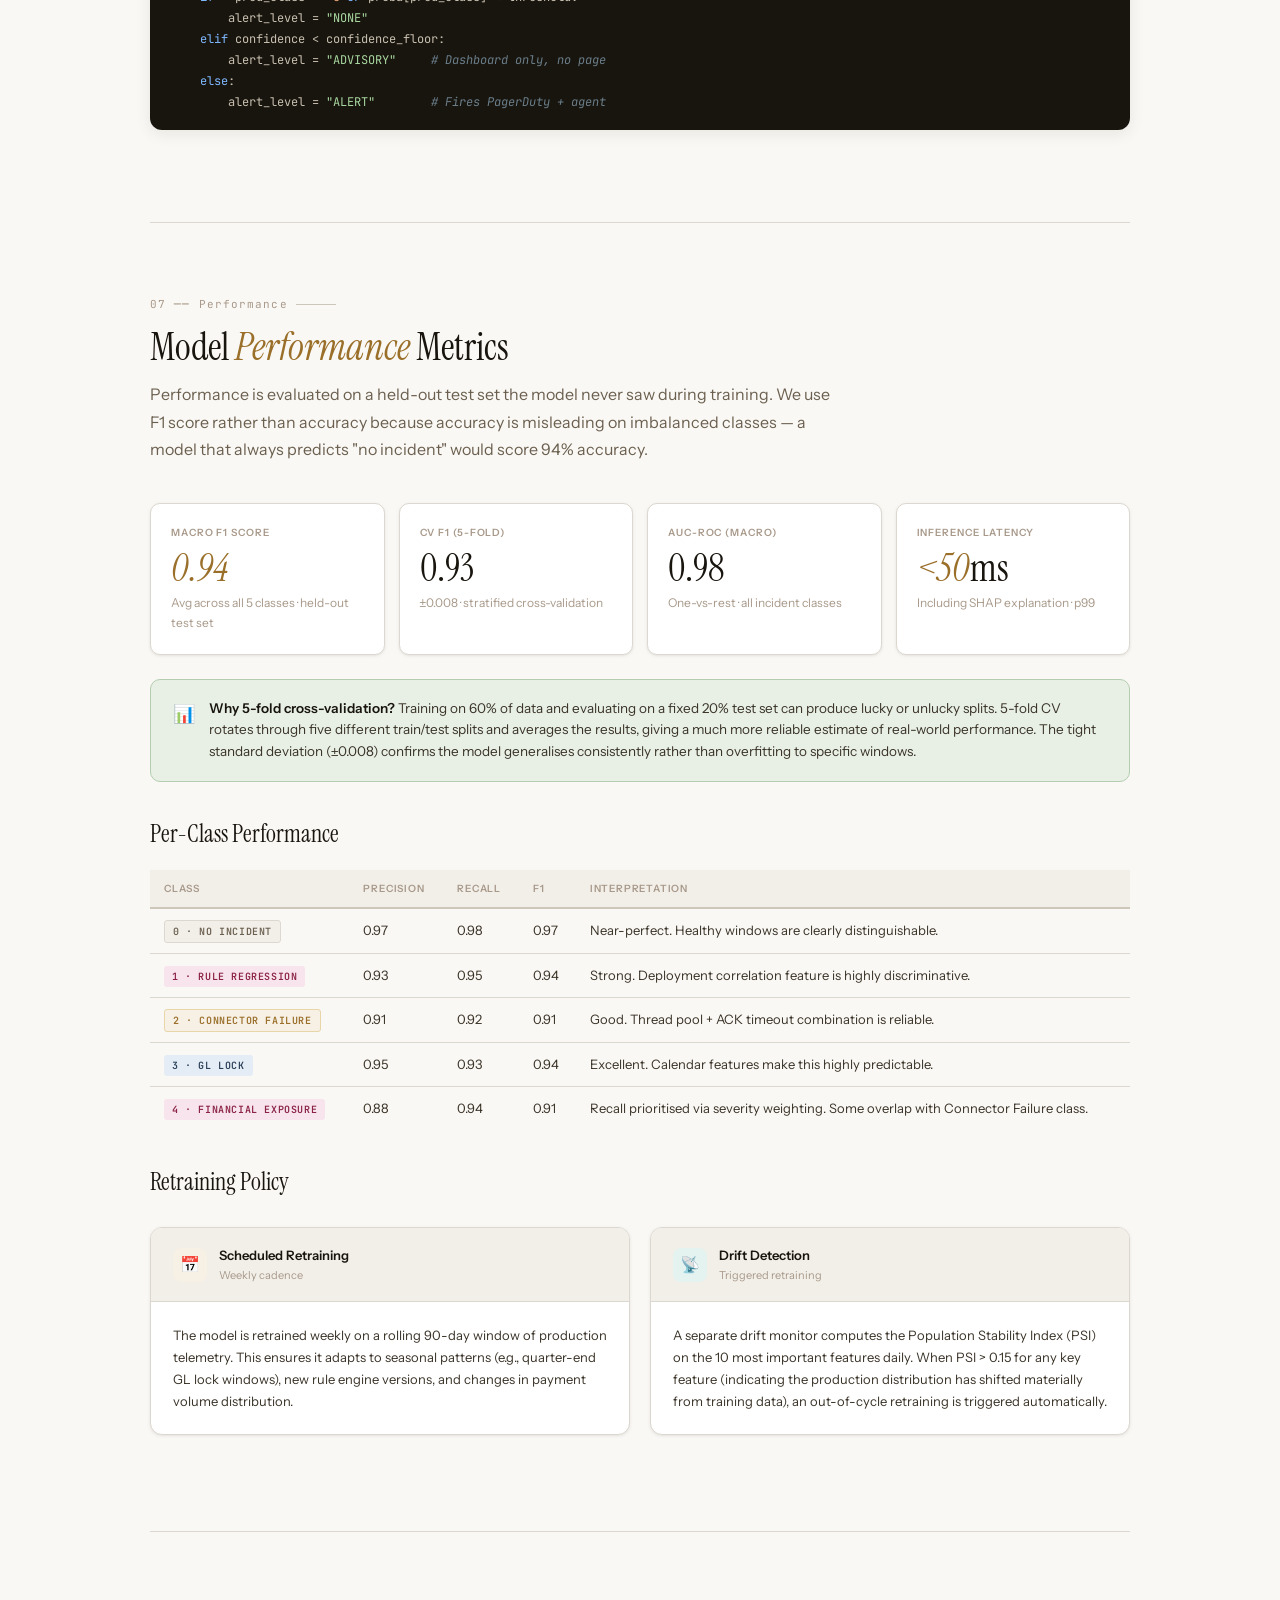
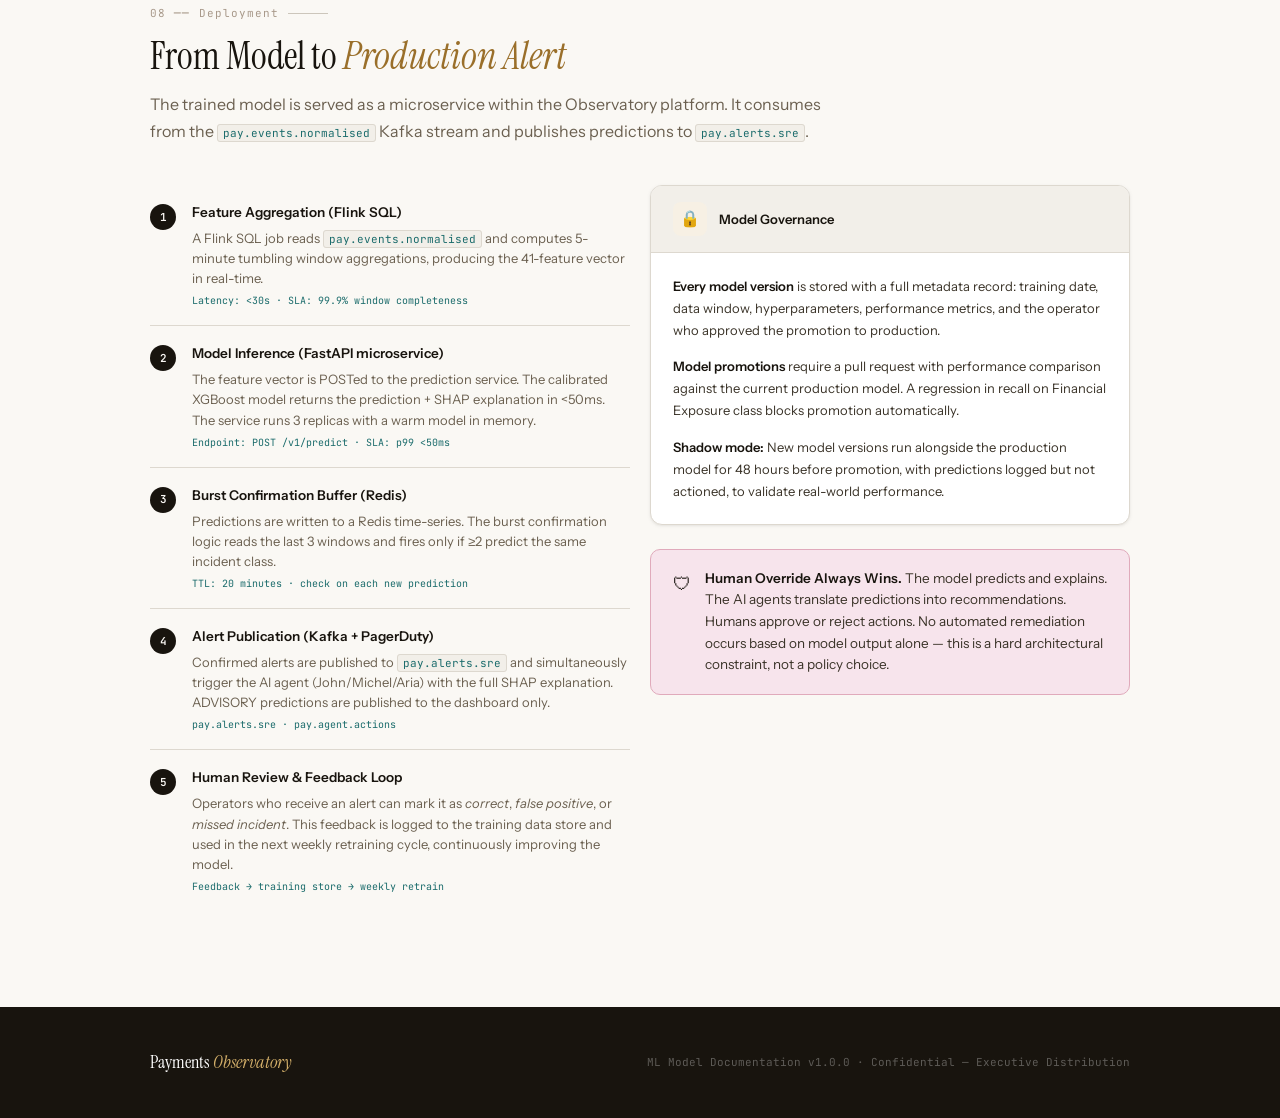
<file: payments-ml-docs_1.html>
<!DOCTYPE html>
<html lang="en">
<head>
<meta charset="UTF-8">
<meta name="viewport" content="width=device-width, initial-scale=1.0">
<title>Incident Prediction Model — Executive Guide</title>
<link rel="preconnect" href="https://fonts.googleapis.com">
<link href="https://fonts.googleapis.com/css2?family=Instrument+Serif:ital@0;1&family=Instrument+Sans:wght@300;400;500;600&family=JetBrains+Mono:wght@300;400;500&display=swap" rel="stylesheet">

<style>
:root {
  --paper: #faf8f4;
  --paper2: #f2efe9;
  --paper3: #e8e3db;
  --ink: #18140e;
  --ink2: #3a3328;
  --ink3: #6b6050;
  --ink4: #a8998a;
  --rule: #ddd8cf;
  --rule2: #ccc6bb;
  --gold: #9a6f2a;
  --gold-light: #f7f0e4;
  --gold-mid: #e8d5a8;
  --teal: #1a6b6b;
  --teal-light: #e4f2f0;
  --rose: #8b2346;
  --rose-light: #f7e4ec;
  --slate: #2b4059;
  --slate-light: #e4edf5;
  --sage: #3d5c3a;
  --sage-light: #e8f0e6;
  --heading: 'Instrument Serif', serif;
  --body: 'Instrument Sans', sans-serif;
  --mono: 'JetBrains Mono', monospace;
  --sh: 0 1px 4px rgba(24,20,14,0.06), 0 1px 2px rgba(24,20,14,0.04);
  --sh2: 0 4px 16px rgba(24,20,14,0.08);
  --sh3: 0 12px 40px rgba(24,20,14,0.10);
}

*, *::before, *::after { box-sizing: border-box; margin: 0; padding: 0; }

html { scroll-behavior: smooth; }

body {
  background: var(--paper);
  color: var(--ink);
  font-family: var(--body);
  font-size: 15px;
  line-height: 1.7;
}

/* ── GRAIN TEXTURE ── */
body::before {
  content: '';
  position: fixed; inset: 0;
  background-image: url("data:image/svg+xml,%3Csvg viewBox='0 0 256 256' xmlns='http://www.w3.org/2000/svg'%3E%3Cfilter id='noise'%3E%3CfeTurbulence type='fractalNoise' baseFrequency='0.9' numOctaves='4' stitchTiles='stitch'/%3E%3C/filter%3E%3Crect width='100%25' height='100%25' filter='url(%23noise)' opacity='0.03'/%3E%3C/svg%3E");
  pointer-events: none; z-index: 0;
}

/* ── TOPBAR ── */
.topbar {
  position: sticky; top: 0; z-index: 300;
  height: 58px;
  background: rgba(250,248,244,0.97);
  backdrop-filter: blur(12px);
  border-bottom: 1px solid var(--rule);
  display: flex; align-items: center;
  padding: 0 40px;
}
.tb-brand {
  display: flex; align-items: center; gap: 10px;
  padding-right: 28px; border-right: 1px solid var(--rule);
  margin-right: 24px;
}
.tb-mark {
  width: 30px; height: 30px;
  background: var(--ink);
  border-radius: 6px;
  display: grid; place-items: center;
  font-family: var(--mono); font-size: 10px;
  color: var(--paper); font-weight: 500;
}
.tb-name {
  font-family: var(--heading);
  font-size: 15px; color: var(--ink);
}
.tb-name em { font-style: italic; color: var(--gold); }
.tb-nav { display: flex; gap: 2px; }
.tb-link {
  padding: 5px 14px; border-radius: 5px;
  font-size: 12px; font-weight: 500;
  color: var(--ink3); cursor: pointer;
  transition: all 0.15s; text-decoration: none;
  border: none; background: none;
}
.tb-link:hover { color: var(--ink); background: var(--paper2); }
.tb-link.active { color: var(--gold); background: var(--gold-light); }
.tb-right {
  margin-left: auto;
  display: flex; align-items: center; gap: 10px;
}
.tb-badge {
  font-family: var(--mono); font-size: 10px;
  background: var(--ink); color: var(--paper);
  padding: 3px 10px; border-radius: 3px;
  letter-spacing: 0.06em;
}
.tb-back {
  font-size: 12px; color: var(--ink3);
  border: 1px solid var(--rule); border-radius: 6px;
  padding: 5px 14px; cursor: pointer;
  transition: all 0.15s; text-decoration: none;
}
.tb-back:hover { border-color: var(--ink3); color: var(--ink); }

/* ── HERO ── */
.hero {
  background: var(--ink);
  padding: 88px 0 80px;
  position: relative; overflow: hidden;
}
.hero::after {
  content: '';
  position: absolute; inset: 0;
  background:
    radial-gradient(ellipse at 15% 60%, rgba(154,111,42,0.18) 0%, transparent 55%),
    radial-gradient(ellipse at 80% 30%, rgba(26,107,107,0.12) 0%, transparent 50%),
    radial-gradient(ellipse at 50% 90%, rgba(43,64,89,0.15) 0%, transparent 45%);
}
.hero-inner {
  max-width: 1100px; margin: 0 auto; padding: 0 60px;
  position: relative; z-index: 1;
}
.hero-kicker {
  font-family: var(--mono); font-size: 11px;
  color: rgba(255,255,255,0.4); letter-spacing: 0.12em;
  text-transform: uppercase; margin-bottom: 24px;
  display: flex; align-items: center; gap: 10px;
}
.hero-kicker::before {
  content: '';
  display: inline-block; width: 24px; height: 1px;
  background: rgba(255,255,255,0.3);
}
.hero-h1 {
  font-family: var(--heading);
  font-size: 58px; font-weight: 400;
  color: white; line-height: 1.08;
  margin-bottom: 20px; max-width: 700px;
}
.hero-h1 em { font-style: italic; color: #d4b06a; }
.hero-sub {
  font-size: 17px; color: rgba(255,255,255,0.55);
  max-width: 560px; line-height: 1.65;
  margin-bottom: 44px;
}
.hero-stats {
  display: flex; gap: 0;
  border: 1px solid rgba(255,255,255,0.10);
  border-radius: 10px; overflow: hidden;
  display: inline-flex;
}
.hero-stat {
  padding: 16px 28px;
  border-right: 1px solid rgba(255,255,255,0.10);
}
.hero-stat:last-child { border-right: none; }
.hero-stat-val {
  font-family: var(--heading); font-size: 28px;
  color: white; line-height: 1; margin-bottom: 4px;
}
.hero-stat-val em { font-style: italic; color: #d4b06a; }
.hero-stat-label {
  font-size: 11px; color: rgba(255,255,255,0.4);
  font-family: var(--mono); letter-spacing: 0.04em;
}

/* ── SECTION NAV ── */
.section-nav {
  position: sticky; top: 58px; z-index: 200;
  background: rgba(250,248,244,0.97);
  backdrop-filter: blur(10px);
  border-bottom: 1px solid var(--rule);
  padding: 0 40px;
  display: flex; gap: 0;
  overflow-x: auto;
}
.sn-item {
  padding: 13px 18px;
  font-size: 12px; font-weight: 500;
  color: var(--ink4); cursor: pointer;
  white-space: nowrap;
  border-bottom: 2px solid transparent;
  transition: all 0.2s;
}
.sn-item:hover { color: var(--ink); }
.sn-item.active { color: var(--gold); border-bottom-color: var(--gold); }

/* ── LAYOUT ── */
.page-wrap {
  max-width: 1100px; margin: 0 auto;
  padding: 0 60px;
}

/* ── SECTIONS ── */
.doc-section {
  padding: 72px 0;
  border-bottom: 1px solid var(--rule);
  scroll-margin-top: 116px;
}
.doc-section:last-of-type { border-bottom: none; }

/* ── SECTION HEADERS ── */
.section-num {
  font-family: var(--mono); font-size: 11px;
  color: var(--ink4); letter-spacing: 0.1em;
  margin-bottom: 12px;
  display: flex; align-items: center; gap: 8px;
}
.section-num::after {
  content: '';
  flex: 0 0 40px; height: 1px; background: var(--rule2);
}
.section-h2 {
  font-family: var(--heading);
  font-size: 38px; font-weight: 400;
  color: var(--ink); line-height: 1.15;
  margin-bottom: 12px;
}
.section-h2 em { font-style: italic; color: var(--gold); }
.section-lead {
  font-size: 16px; color: var(--ink3);
  max-width: 680px; line-height: 1.7;
  margin-bottom: 40px;
}

/* ── CALLOUT BOXES ── */
.callout {
  border-radius: 10px; padding: 18px 22px;
  margin: 24px 0; display: flex; gap: 14px;
  border: 1px solid;
}
.callout-gold { background: var(--gold-light); border-color: var(--gold-mid); }
.callout-teal { background: var(--teal-light); border-color: #b0d4d0; }
.callout-rose { background: var(--rose-light); border-color: #e0aabb; }
.callout-slate { background: var(--slate-light); border-color: #b0c4d8; }
.callout-sage { background: var(--sage-light); border-color: #b4cdb0; }
.callout-icon { font-size: 18px; flex-shrink: 0; margin-top: 1px; }
.callout-body { flex: 1; font-size: 13.5px; color: var(--ink2); line-height: 1.6; }
.callout-body strong { font-weight: 600; color: var(--ink); }

/* ── CARDS ── */
.card {
  background: white;
  border: 1px solid var(--rule);
  border-radius: 12px;
  box-shadow: var(--sh);
  overflow: hidden;
}
.card-cap {
  padding: 16px 22px;
  background: var(--paper2);
  border-bottom: 1px solid var(--rule);
  display: flex; align-items: center; gap: 12px;
}
.card-cap-icon {
  width: 34px; height: 34px; border-radius: 8px;
  display: grid; place-items: center; font-size: 16px;
  flex-shrink: 0;
}
.card-cap-text .title { font-size: 13px; font-weight: 600; color: var(--ink); }
.card-cap-text .sub { font-size: 11px; color: var(--ink4); }
.card-body { padding: 22px; }

/* ── GRIDS ── */
.g2 { display: grid; grid-template-columns: 1fr 1fr; gap: 20px; margin: 24px 0; }
.g3 { display: grid; grid-template-columns: 1fr 1fr 1fr; gap: 16px; margin: 24px 0; }
.g4 { display: grid; grid-template-columns: repeat(4,1fr); gap: 14px; margin: 24px 0; }

/* ── CHIPS & TAGS ── */
.chip {
  display: inline-flex; align-items: center;
  font-size: 10px; font-weight: 600; font-family: var(--mono);
  padding: 2px 8px; border-radius: 3px;
  text-transform: uppercase; letter-spacing: 0.06em;
}
.chip-ink { background: var(--ink); color: var(--paper); }
.chip-gold { background: var(--gold-light); color: var(--gold); border: 1px solid var(--gold-mid); }
.chip-teal { background: var(--teal-light); color: var(--teal); }
.chip-rose { background: var(--rose-light); color: var(--rose); }
.chip-slate { background: var(--slate-light); color: var(--slate); }
.chip-sage { background: var(--sage-light); color: var(--sage); }
.chip-paper { background: var(--paper2); color: var(--ink3); border: 1px solid var(--rule); }

/* ── CODE BLOCKS ── */
.code-wrap {
  background: #18140e;
  border-radius: 12px;
  overflow: hidden;
  margin: 20px 0;
  box-shadow: var(--sh2);
}
.code-titlebar {
  padding: 10px 18px;
  background: #221e17;
  border-bottom: 1px solid #332d24;
  display: flex; align-items: center; gap: 10px;
}
.code-dots { display: flex; gap: 6px; }
.code-dot { width: 10px; height: 10px; border-radius: 50%; }
.code-dot-r { background: #ff5f57; }
.code-dot-y { background: #febc2e; }
.code-dot-g { background: #28c840; }
.code-filename {
  font-family: var(--mono); font-size: 11px;
  color: rgba(255,255,255,0.35); margin-left: 4px;
}
.code-lang {
  margin-left: auto;
  font-family: var(--mono); font-size: 10px;
  color: rgba(255,255,255,0.2);
  background: rgba(255,255,255,0.05);
  padding: 2px 8px; border-radius: 3px;
}
.code-scroll {
  overflow-x: auto;
  padding: 20px 22px;
  max-height: 520px;
  overflow-y: auto;
}
.code-scroll::-webkit-scrollbar { width: 4px; height: 4px; }
.code-scroll::-webkit-scrollbar-thumb { background: #3a3328; border-radius: 2px; }
pre {
  font-family: var(--mono);
  font-size: 12px; line-height: 1.75;
  color: #c8c0b0;
  white-space: pre;
  tab-size: 4;
}
/* Syntax highlighting */
.kw { color: #7eb8ff; }
.str { color: #a8d8a0; }
.cm  { color: #6a7e8a; font-style: italic; }
.num { color: #f0a879; }
.fn  { color: #e0b87a; }
.dec { color: #c4a0e8; }
.cls { color: #7ecfe0; }
.op  { color: #d4c8a0; }

/* ── DATA TABLE ── */
.dtable {
  width: 100%; border-collapse: collapse;
  font-size: 13px; margin: 16px 0;
}
.dtable thead tr {
  background: var(--paper2);
  border-bottom: 2px solid var(--rule2);
}
.dtable th {
  padding: 10px 14px; text-align: left;
  font-size: 10px; font-weight: 600;
  text-transform: uppercase; letter-spacing: 0.08em;
  color: var(--ink4);
}
.dtable td {
  padding: 10px 14px;
  border-bottom: 1px solid var(--rule);
  color: var(--ink2); vertical-align: top;
}
.dtable tr:last-child td { border-bottom: none; }
.dtable tr:hover td { background: var(--paper2); }
.dtable .mono { font-family: var(--mono); font-size: 11px; color: var(--teal); }

/* ── STEP LIST ── */
.steps { display: flex; flex-direction: column; gap: 0; }
.step {
  display: flex; gap: 16px;
  padding: 16px 0;
  border-bottom: 1px solid var(--rule);
}
.step:last-child { border-bottom: none; }
.step-n {
  width: 26px; height: 26px; border-radius: 50%;
  background: var(--ink); color: var(--paper);
  font-size: 11px; font-weight: 600;
  display: grid; place-items: center;
  flex-shrink: 0; margin-top: 3px;
  font-family: var(--mono);
}
.step-title { font-size: 13.5px; font-weight: 600; color: var(--ink); margin-bottom: 4px; }
.step-desc { font-size: 13px; color: var(--ink3); line-height: 1.55; }
.step-meta { font-family: var(--mono); font-size: 10px; color: var(--teal); margin-top: 4px; }

/* ── METRIC TILES ── */
.metric-tile {
  background: white;
  border: 1px solid var(--rule);
  border-radius: 10px;
  padding: 20px;
  box-shadow: var(--sh);
}
.mt-label {
  font-size: 10px; font-weight: 600;
  text-transform: uppercase; letter-spacing: 0.09em;
  color: var(--ink4); margin-bottom: 8px;
}
.mt-value {
  font-family: var(--heading);
  font-size: 38px; font-weight: 400;
  line-height: 1; color: var(--ink);
  margin-bottom: 6px;
}
.mt-value em { font-style: italic; color: var(--gold); }
.mt-sub { font-size: 12px; color: var(--ink4); }

/* ── SHAP EXPLANATION VISUAL ── */
.shap-row {
  display: flex; align-items: center; gap: 10px;
  padding: 8px 0;
  border-bottom: 1px solid var(--rule);
}
.shap-row:last-child { border-bottom: none; }
.shap-feat { font-family: var(--mono); font-size: 11px; color: var(--ink2); width: 230px; flex-shrink: 0; }
.shap-val { font-family: var(--mono); font-size: 11px; color: var(--ink4); width: 70px; text-align: right; }
.shap-bar-wrap { flex: 1; display: flex; align-items: center; gap: 1px; height: 14px; }
.shap-bar-center { width: 1px; background: var(--rule2); height: 100%; }
.shap-bar-pos { height: 10px; border-radius: 0 3px 3px 0; background: var(--teal); margin-left: 0; }
.shap-bar-neg { height: 10px; border-radius: 3px 0 0 3px; background: var(--rose); margin-left: auto; }
.shap-label { font-size: 10px; width: 90px; text-align: right; }
.shap-pos { color: var(--teal); }
.shap-neg { color: var(--rose); }

/* ── FP THRESHOLD CHART ── */
.thresh-row {
  display: grid; grid-template-columns: 70px 90px 90px 70px 90px 1fr;
  gap: 0;
  border-bottom: 1px solid var(--rule);
  padding: 9px 0;
  align-items: center;
  font-size: 12px;
}
.thresh-row.header {
  font-size: 10px; font-weight: 600;
  text-transform: uppercase; letter-spacing: 0.07em;
  color: var(--ink4);
  padding: 10px 0 8px;
  border-bottom: 2px solid var(--rule2);
}
.thresh-row.highlight { background: var(--gold-light); border-radius: 6px; padding-left: 8px; padding-right: 8px; margin: 0 -8px; }
.thresh-row .mono { font-family: var(--mono); color: var(--ink2); }
.thresh-bar-wrap { height: 6px; background: var(--paper2); border-radius: 3px; overflow: hidden; margin-right: 16px; }
.thresh-bar { height: 100%; border-radius: 3px; }

/* ── COMPARISON TABLE ── */
.comparison-grid {
  display: grid;
  grid-template-columns: 160px 1fr 1fr 1fr 1fr;
  border: 1px solid var(--rule); border-radius: 10px;
  overflow: hidden; margin: 20px 0;
  font-size: 12.5px;
}
.cg-cell {
  padding: 11px 14px;
  border-right: 1px solid var(--rule);
  border-bottom: 1px solid var(--rule);
}
.cg-cell:last-child { border-right: none; }
.cg-header { background: var(--ink); color: white; font-weight: 600; font-size: 12px; }
.cg-label { background: var(--paper2); font-weight: 600; color: var(--ink2); font-size: 12px; }
.cg-win { background: var(--sage-light); color: var(--sage); font-weight: 600; }
.cg-ok { color: var(--ink2); }
.cg-no { color: var(--ink4); font-style: italic; }

/* ── PIPELINE DIAGRAM ── */
.pipe-flow {
  display: flex; align-items: center;
  gap: 0; overflow-x: auto;
  padding: 24px 0;
}
.pipe-stage {
  flex: 1; min-width: 140px;
  background: white;
  border: 1px solid var(--rule);
  border-radius: 8px;
  padding: 14px 12px;
  text-align: center;
}
.pipe-stage.active {
  border-color: var(--gold);
  background: var(--gold-light);
}
.pipe-num { font-family: var(--mono); font-size: 10px; color: var(--ink4); margin-bottom: 5px; }
.pipe-name { font-size: 12px; font-weight: 600; color: var(--ink); margin-bottom: 4px; }
.pipe-detail { font-family: var(--mono); font-size: 10px; color: var(--teal); }
.pipe-arr { padding: 0 8px; font-size: 18px; color: var(--rule2); flex-shrink: 0; }

/* ── TYPOGRAPHY ── */
h3 { font-family: var(--heading); font-size: 24px; font-weight: 400; color: var(--ink); margin: 32px 0 12px; }
h4 { font-size: 13px; font-weight: 600; color: var(--ink2); margin: 20px 0 8px; letter-spacing: 0.01em; }
p { color: var(--ink2); margin-bottom: 14px; }
p:last-child { margin-bottom: 0; }
strong { font-weight: 600; color: var(--ink); }
em.pull { font-style: italic; color: var(--gold); }
code {
  font-family: var(--mono); font-size: 11px;
  background: var(--paper2); color: var(--teal);
  padding: 1px 5px; border-radius: 3px;
  border: 1px solid var(--rule);
}

/* ── SCROLLBAR ── */
::-webkit-scrollbar { width: 4px; height: 4px; }
::-webkit-scrollbar-track { background: transparent; }
::-webkit-scrollbar-thumb { background: var(--rule2); border-radius: 2px; }

/* ── INTRO ── */
.intro-columns {
  display: grid; grid-template-columns: 1fr 340px;
  gap: 48px; align-items: start; margin-top: 8px;
}

/* ── FLOAT PULL QUOTE ── */
.pull-quote {
  font-family: var(--heading); font-style: italic;
  font-size: 20px; color: var(--ink2);
  line-height: 1.5;
  border-left: 3px solid var(--gold);
  padding-left: 20px; margin: 24px 0;
}

/* ── FOOTER ── */
.page-footer {
  background: var(--ink);
  padding: 40px 0;
  margin-top: 0;
}
.footer-inner {
  max-width: 1100px; margin: 0 auto; padding: 0 60px;
  display: flex; justify-content: space-between; align-items: center;
}
.footer-brand {
  font-family: var(--heading); font-size: 18px; color: white;
}
.footer-brand em { font-style: italic; color: #d4b06a; }
.footer-meta {
  font-family: var(--mono); font-size: 11px;
  color: rgba(255,255,255,0.3);
}

/* ── FADE-IN ANIMATION ── */
.fade-in {
  opacity: 0; transform: translateY(18px);
  animation: fadeUp 0.6s ease forwards;
}
@keyframes fadeUp {
  to { opacity: 1; transform: translateY(0); }
}
.delay-1 { animation-delay: 0.15s; }
.delay-2 { animation-delay: 0.28s; }
.delay-3 { animation-delay: 0.40s; }

</style>
</head>
<body>

<!-- TOPBAR -->
<nav class="topbar">
  <div class="tb-brand">
    <div class="tb-mark">PO</div>
    <div class="tb-name">Payments <em>Observatory</em></div>
  </div>
  <div class="tb-nav">
    <button class="tb-link active" onclick="snav('#overview')">Overview</button>
    <button class="tb-link" onclick="snav('#model')">Model Design</button>
    <button class="tb-link" onclick="snav('#features')">Features</button>
    <button class="tb-link" onclick="snav('#explainability')">Explainability</button>
    <button class="tb-link" onclick="snav('#false-positives')">False Positives</button>
    <button class="tb-link" onclick="snav('#code')">Python Code</button>
    <button class="tb-link" onclick="snav('#performance')">Performance</button>
  </div>
  <div class="tb-right">
    <span class="tb-badge">ML v1.0.0</span>
    <a href="payments-docs.html" class="tb-back">← Design Guide</a>
    <a href="payments-observatory-v2.html" class="tb-back">← Observatory</a>
  </div>
</nav>

<!-- SECTION NAV -->
<div class="section-nav" id="snav-bar">
  <div class="sn-item active" onclick="snav('#overview')">01 · Overview</div>
  <div class="sn-item" onclick="snav('#model')">02 · Model Architecture</div>
  <div class="sn-item" onclick="snav('#features')">03 · Feature Engineering</div>
  <div class="sn-item" onclick="snav('#explainability')">04 · Explainability</div>
  <div class="sn-item" onclick="snav('#false-positives')">05 · False Positive Reduction</div>
  <div class="sn-item" onclick="snav('#code')">06 · Python Code</div>
  <div class="sn-item" onclick="snav('#performance')">07 · Performance</div>
  <div class="sn-item" onclick="snav('#deployment')">08 · Deployment</div>
</div>

<!-- HERO -->
<div class="hero">
  <div class="hero-inner">
    <div class="hero-kicker fade-in">Payments Observatory · AI Platform · Machine Learning</div>
    <h1 class="hero-h1 fade-in delay-1">Incident <em>Prediction</em><br>Model</h1>
    <p class="hero-sub fade-in delay-2">A gradient-boosted machine learning system that monitors stitched payment telemetry in real time and predicts infrastructure incidents before they impact clients — with human-readable explanations on every alert.</p>
    <div class="hero-stats fade-in delay-3">
      <div class="hero-stat">
        <div class="hero-stat-val">5</div>
        <div class="hero-stat-label">Incident Classes</div>
      </div>
      <div class="hero-stat">
        <div class="hero-stat-val">41</div>
        <div class="hero-stat-label">Telemetry Features</div>
      </div>
      <div class="hero-stat">
        <div class="hero-stat-val"><em>5</em>min</div>
        <div class="hero-stat-label">Prediction Window</div>
      </div>
      <div class="hero-stat">
        <div class="hero-stat-val">SHAP</div>
        <div class="hero-stat-label">Explainability</div>
      </div>
      <div class="hero-stat">
        <div class="hero-stat-val">&lt;50ms</div>
        <div class="hero-stat-label">Inference Latency</div>
      </div>
    </div>
  </div>
</div>

<div class="page-wrap">

<!-- ═══════════════════════════════════════════════════
     01 · OVERVIEW
═══════════════════════════════════════════════════ -->
<section id="overview" class="doc-section">
  <div class="section-num">01 ── Overview</div>
  <h2 class="section-h2">What Does This <em>Model Do?</em></h2>
  <p class="section-lead">Every five minutes, the model reads aggregated signals from across the payments pipeline and answers one question: <em>Is an incident about to occur — and if so, what kind?</em></p>

  <div class="intro-columns">
    <div>
      <p>The payment pipeline processes thousands of transactions per minute across FedNow, TCH RTP, ACH, and Wire rails. When something goes wrong — a rule regression, a connector failure, a GL lock — the impact cascades quickly. By the time a human operator notices an error spike, dozens of transactions may already be in the dead letter queue, and premium clients may already be breaching their SLA.</p>

      <p>This model moves the detection window <strong>earlier</strong>. Rather than reacting to errors after they appear in dashboards, it monitors the subtle precursors — rising queue depths, latency inflections, deployment timestamps, connector connection counts — and predicts the incident type with enough lead time to prevent client impact.</p>

      <div class="pull-quote">
        "We don't want to know what broke. We want to know what is <em>about to break</em> — and why."
      </div>

      <p>Every prediction comes with a SHAP-based explanation: a ranked list of the specific signals that drove the alert, expressed in plain language that an operations team member or relationship manager can act on immediately.</p>
    </div>

    <div>
      <div class="card">
        <div class="card-cap">
          <div class="card-cap-icon" style="background:var(--gold-light);">🎯</div>
          <div class="card-cap-text">
            <div class="title">Five Incident Classes</div>
            <div class="sub">What the model predicts</div>
          </div>
        </div>
        <div class="card-body">
          <div class="steps" style="gap:0;">
            <div class="step" style="padding:10px 0;">
              <div class="step-n" style="background:var(--paper2);color:var(--ink3);">0</div>
              <div><div class="step-title" style="font-size:12.5px;">No Incident</div><div class="step-desc" style="font-size:12px;">Pipeline operating normally. No alert.</div></div>
            </div>
            <div class="step" style="padding:10px 0;">
              <div class="step-n" style="background:var(--rose);">1</div>
              <div><div class="step-title" style="font-size:12.5px;">Rule Regression</div><div class="step-desc" style="font-size:12px;">Validation error spike correlated with new rule deployment (e.g. ICON-4421)</div></div>
            </div>
            <div class="step" style="padding:10px 0;">
              <div class="step-n" style="background:#b45309;">2</div>
              <div><div class="step-title" style="font-size:12.5px;">Connector Failure</div><div class="step-desc" style="font-size:12px;">Thread pool or connection pool exhaustion on FedNow/TCH connector</div></div>
            </div>
            <div class="step" style="padding:10px 0;">
              <div class="step-n" style="background:var(--slate);">3</div>
              <div><div class="step-title" style="font-size:12.5px;">GL Period Lock</div><div class="step-desc" style="font-size:12px;">Month-end GL lock blocking settlement. Predictable window.</div></div>
            </div>
            <div class="step" style="padding:10px 0;">
              <div class="step-n" style="background:var(--rose);">4</div>
              <div><div class="step-title" style="font-size:12.5px;">Financial Exposure</div><div class="step-desc" style="font-size:12px;">Positive ACK sent but GL post not confirmed — highest severity.</div></div>
            </div>
          </div>
        </div>
      </div>
    </div>
  </div>

  <h3>How It Fits in the Observatory</h3>
  <div class="pipe-flow">
    <div class="pipe-stage">
      <div class="pipe-num">SOURCES</div>
      <div class="pipe-name">Raw Telemetry</div>
      <div class="pipe-detail">ICON logs · MongoDB<br>Dynatrace · Rail ACKs</div>
    </div>
    <div class="pipe-arr">→</div>
    <div class="pipe-stage">
      <div class="pipe-num">CEH</div>
      <div class="pipe-name">Telemetry Stitching</div>
      <div class="pipe-detail">UETR join · Normalise<br>→ PaymentStageEvent</div>
    </div>
    <div class="pipe-arr">→</div>
    <div class="pipe-stage active">
      <div class="pipe-num">THIS MODEL</div>
      <div class="pipe-name">Incident Prediction</div>
      <div class="pipe-detail">5-min rolling windows<br>XGBoost + SHAP</div>
    </div>
    <div class="pipe-arr">→</div>
    <div class="pipe-stage">
      <div class="pipe-num">AGENTS</div>
      <div class="pipe-name">AI Agent Response</div>
      <div class="pipe-detail">John · Michel · Aria<br>act on predictions</div>
    </div>
    <div class="pipe-arr">→</div>
    <div class="pipe-stage">
      <div class="pipe-num">HUMANS</div>
      <div class="pipe-name">Approval & Action</div>
      <div class="pipe-detail">Review · Approve<br>or override</div>
    </div>
  </div>
</section>

<!-- ═══════════════════════════════════════════════════
     02 · MODEL ARCHITECTURE
═══════════════════════════════════════════════════ -->
<section id="model" class="doc-section">
  <div class="section-num">02 ── Model Architecture</div>
  <h2 class="section-h2">Why <em>Gradient Boosted</em><br>Decision Trees?</h2>
  <p class="section-lead">The choice of algorithm matters enormously. We evaluated four model families against this specific problem before selecting XGBoost gradient-boosted trees as the production architecture.</p>

  <div class="callout callout-gold">
    <div class="callout-icon">⚡</div>
    <div class="callout-body"><strong>The Core Insight:</strong> Payment telemetry is structured tabular data with non-linear interactions between features (e.g., a high thread pool utilisation is only dangerous <em>combined with</em> a recent deployment). Gradient-boosted trees capture these interactions natively, without requiring feature engineering to express them explicitly. Academic research from 2022 confirms tree-based models outperform deep learning on structured tabular datasets of this type by 5–15% F1 on average.</div>
  </div>

  <h3>Algorithm Comparison</h3>

  <div class="comparison-grid">
    <div class="cg-cell cg-header" style="background:#18140e;"></div>
    <div class="cg-cell cg-header" style="text-align:center;">XGBoost<br><span style="font-size:10px;font-weight:400;opacity:0.7;">← Selected</span></div>
    <div class="cg-cell cg-header" style="text-align:center;">Deep Learning<br><span style="font-size:10px;font-weight:400;opacity:0.7;">LSTM / Transformer</span></div>
    <div class="cg-cell cg-header" style="text-align:center;">Random Forest</div>
    <div class="cg-cell cg-header" style="text-align:center;">Logistic Regression</div>

    <div class="cg-cell cg-label">Tabular data</div>
    <div class="cg-cell cg-win">✓ Native strength</div>
    <div class="cg-cell cg-no">Weaker on tabular</div>
    <div class="cg-cell cg-ok">✓ Good</div>
    <div class="cg-cell cg-ok">Adequate</div>

    <div class="cg-cell cg-label">Feature interactions</div>
    <div class="cg-cell cg-win">✓ Captured in splits</div>
    <div class="cg-cell cg-ok">✓ Learned</div>
    <div class="cg-cell cg-ok">✓ Captured</div>
    <div class="cg-cell cg-no">Manual engineering needed</div>

    <div class="cg-cell cg-label">Missing values</div>
    <div class="cg-cell cg-win">✓ Native handling</div>
    <div class="cg-cell cg-no">Requires imputation</div>
    <div class="cg-cell cg-no">Requires imputation</div>
    <div class="cg-cell cg-no">Requires imputation</div>

    <div class="cg-cell cg-label">SHAP explainability</div>
    <div class="cg-cell cg-win">✓ Exact TreeSHAP</div>
    <div class="cg-cell cg-no">Approximate only</div>
    <div class="cg-cell cg-ok">✓ TreeSHAP</div>
    <div class="cg-cell cg-ok">Coefficient-based</div>

    <div class="cg-cell cg-label">Training speed</div>
    <div class="cg-cell cg-win">✓ Seconds</div>
    <div class="cg-cell cg-no">Hours + GPU</div>
    <div class="cg-cell cg-ok">Minutes</div>
    <div class="cg-cell cg-win">✓ Seconds</div>

    <div class="cg-cell cg-label">Inference latency</div>
    <div class="cg-cell cg-win">✓ &lt;50ms</div>
    <div class="cg-cell cg-ok">&lt;200ms (GPU)</div>
    <div class="cg-cell cg-ok">&lt;100ms</div>
    <div class="cg-cell cg-win">✓ &lt;5ms</div>

    <div class="cg-cell cg-label">Class imbalance</div>
    <div class="cg-cell cg-win">✓ Sample weights</div>
    <div class="cg-cell cg-ok">Class weights</div>
    <div class="cg-cell cg-ok">Class weights</div>
    <div class="cg-cell cg-no">Poor performance</div>

    <div class="cg-cell cg-label">Retraining cadence</div>
    <div class="cg-cell cg-win">✓ Weekly</div>
    <div class="cg-cell cg-no">Days</div>
    <div class="cg-cell cg-ok">Hours</div>
    <div class="cg-cell cg-win">✓ Daily possible</div>
  </div>

  <h3>How Gradient Boosting Works</h3>
  <div class="g2">
    <div class="card">
      <div class="card-cap">
        <div class="card-cap-icon" style="background:var(--teal-light);">🌳</div>
        <div class="card-cap-text"><div class="title">Sequential Tree Building</div><div class="sub">The boosting mechanism</div></div>
      </div>
      <div class="card-body">
        <p>XGBoost builds 400 decision trees <em>sequentially</em>. Each new tree focuses on correcting the mistakes made by the previous trees — this is the "boosting" concept. The result is a highly accurate ensemble where each tree contributes a small, specialised correction.</p>
        <p>Unlike a random forest (which builds trees independently), boosting ensures that rare patterns — like the specific combination of signals that precede a Financial Exposure incident — are not lost in averaging.</p>
      </div>
    </div>
    <div class="card">
      <div class="card-cap">
        <div class="card-cap-icon" style="background:var(--gold-light);">⚖️</div>
        <div class="card-cap-text"><div class="title">Severity-Weighted Training</div><div class="sub">Not all mistakes are equal</div></div>
      </div>
      <div class="card-body">
        <p>A missed Financial Exposure alert is far more costly than a false alarm. We train the model with <strong>severity-scaled sample weights</strong> that explicitly encode this business logic:</p>
        <table class="dtable" style="margin-top:8px;">
          <thead><tr><th>Incident</th><th>Severity ×</th><th>Rationale</th></tr></thead>
          <tbody>
            <tr><td>No Incident</td><td class="mono">1.0×</td><td>Baseline</td></tr>
            <tr><td>Rule Regression</td><td class="mono">2.5×</td><td>Wide client impact</td></tr>
            <tr><td>Connector Failure</td><td class="mono">2.0×</td><td>Rail availability risk</td></tr>
            <tr><td>GL Lock</td><td class="mono">1.8×</td><td>Predictable but impactful</td></tr>
            <tr><td>Financial Exposure</td><td class="mono">3.5×</td><td>Inter-bank obligation risk</td></tr>
          </tbody>
        </table>
      </div>
    </div>
  </div>

  <h3>Probability Calibration</h3>
  <p>Raw XGBoost probabilities can be overconfident — the model may output 0.97 confidence when its true accuracy at that level is 0.88. Overconfident scores would make it impossible to set reliable alerting thresholds. We apply <strong>Platt scaling</strong> (a logistic regression layer fitted on held-out validation data) to produce calibrated probabilities. After calibration, when the model says 85% confidence, it is correct approximately 85% of the time.</p>
</section>

<!-- ═══════════════════════════════════════════════════
     03 · FEATURE ENGINEERING
═══════════════════════════════════════════════════ -->
<section id="features" class="doc-section">
  <div class="section-num">03 ── Feature Engineering</div>
  <h2 class="section-h2">41 Features from <em>Stitched Telemetry</em></h2>
  <p class="section-lead">The model does not read raw transactions. It reads aggregated 5-minute windows computed from the CEH-normalised <code>pay.events.normalised</code> Kafka stream. Each window is a vector of 41 engineered features across seven categories.</p>

  <div class="g4">
    <div class="metric-tile">
      <div class="mt-label">Throughput Signals</div>
      <div class="mt-value">6</div>
      <div class="mt-sub">Volume, settlement rate, DLQ count & rate delta</div>
    </div>
    <div class="metric-tile">
      <div class="mt-label">Error Signals</div>
      <div class="mt-value">9</div>
      <div class="mt-sub">Rate, spike ratio, category counts, dominant code</div>
    </div>
    <div class="metric-tile">
      <div class="mt-label">Latency Signals</div>
      <div class="mt-value">5</div>
      <div class="mt-sub">p95 per stage, delta vs baseline</div>
    </div>
    <div class="metric-tile">
      <div class="mt-label">System Health</div>
      <div class="mt-value">5</div>
      <div class="mt-sub">Heap, thread pool, queue depth, GC, connections</div>
    </div>
  </div>
  <div class="g4">
    <div class="metric-tile">
      <div class="mt-label">Rail Network</div>
      <div class="mt-value">5</div>
      <div class="mt-sub">ACK timeouts, positive ACK count, exposure gap</div>
    </div>
    <div class="metric-tile">
      <div class="mt-label">Deployment</div>
      <div class="mt-value">3</div>
      <div class="mt-sub">Mins since deploy, version changed, error correlation</div>
    </div>
    <div class="metric-tile">
      <div class="mt-label">Temporal</div>
      <div class="mt-value">4</div>
      <div class="mt-sub">Hour of day, month-end flag, business hours, minute</div>
    </div>
    <div class="metric-tile">
      <div class="mt-label">Client + CEH Quality</div>
      <div class="mt-value">6</div>
      <div class="mt-sub">SLA risk, client errors, join rate, confidence</div>
    </div>
  </div>

  <h3>Spotlight: The Most Predictive Features</h3>

  <div class="callout callout-teal">
    <div class="callout-icon">🔍</div>
    <div class="callout-body">The following features have the highest global mean |SHAP| values — meaning they drive the most prediction mass across all classes. This is not "feature importance" in the traditional sense; SHAP values quantify the actual contribution to each specific prediction, making them directly interpretable.</div>
  </div>

  <table class="dtable">
    <thead>
      <tr><th>#</th><th>Feature</th><th>Category</th><th>Why It Matters</th><th>Primary Incident Type</th></tr>
    </thead>
    <tbody>
      <tr>
        <td class="mono">1</td>
        <td><code>error_rate_spike_ratio</code></td>
        <td><span class="chip chip-rose">Error</span></td>
        <td>Current error rate ÷ rolling 1-hour baseline. A ratio >15× is a near-certain incident precursor.</td>
        <td><span class="chip chip-rose">Rule Regression</span></td>
      </tr>
      <tr>
        <td class="mono">2</td>
        <td><code>rule_version_changed</code></td>
        <td><span class="chip chip-slate">Deploy</span></td>
        <td>Binary flag: new rule engine version deployed in last 30 minutes. When combined with error spike, confirms rule regression.</td>
        <td><span class="chip chip-rose">Rule Regression</span></td>
      </tr>
      <tr>
        <td class="mono">3</td>
        <td><code>icon_thread_pool_pct</code></td>
        <td><span class="chip chip-gold">System</span></td>
        <td>JVM thread pool utilisation. Above 85% signals connector pool exhaustion risk on the approaching window.</td>
        <td><span class="chip chip-gold">Connector Failure</span></td>
      </tr>
      <tr>
        <td class="mono">4</td>
        <td><code>exposure_gap</code></td>
        <td><span class="chip chip-teal">Rail</span></td>
        <td>positive_ack_sent_count − gl_posted_count. A growing positive gap is the defining signal of financial exposure risk.</td>
        <td><span class="chip chip-rose">Financial Exposure</span></td>
      </tr>
      <tr>
        <td class="mono">5</td>
        <td><code>settlement_p95_ms</code></td>
        <td><span class="chip chip-slate">Latency</span></td>
        <td>GL settlement stage p95 latency. Rapid increase (>4× baseline) indicates GL blockage before ICON-7001 errors surface.</td>
        <td><span class="chip chip-slate">GL Lock</span></td>
      </tr>
      <tr>
        <td class="mono">6</td>
        <td><code>fednow_ack_timeout_rate</code></td>
        <td><span class="chip chip-teal">Rail</span></td>
        <td>Fraction of FedNow ACKs that timeout within the 5-second window. Above 8% is a strong connector failure signal.</td>
        <td><span class="chip chip-gold">Connector Failure</span></td>
      </tr>
      <tr>
        <td class="mono">7</td>
        <td><code>is_month_end</code> + <code>hour_of_day</code></td>
        <td><span class="chip chip-paper">Temporal</span></td>
        <td>Calendar features are highly predictive for GL lock (which only occurs at period close) but carry zero weight for rule regressions — the model learns this selectivity automatically.</td>
        <td><span class="chip chip-slate">GL Lock</span></td>
      </tr>
      <tr>
        <td class="mono">8</td>
        <td><code>deployment_error_corr</code></td>
        <td><span class="chip chip-slate">Deploy</span></td>
        <td>Pearson correlation between deployment_flag and error_rate in the last 30-minute window. Eliminates coincidental spikes that are not deployment-caused.</td>
        <td><span class="chip chip-rose">Rule Regression</span></td>
      </tr>
    </tbody>
  </table>
</section>

<!-- ═══════════════════════════════════════════════════
     04 · EXPLAINABILITY
═══════════════════════════════════════════════════ -->
<section id="explainability" class="doc-section">
  <div class="section-num">04 ── Explainability</div>
  <h2 class="section-h2">SHAP: Every Alert <em>Explained</em></h2>
  <p class="section-lead">An alert without an explanation is noise. Every single prediction from this model is accompanied by a SHAP explanation — a ranked list of the signals that drove it, expressed in terms an operator can immediately act on.</p>

  <div class="g2">
    <div>
      <div class="callout callout-sage">
        <div class="callout-icon">📐</div>
        <div class="callout-body"><strong>What is SHAP?</strong> SHAP (SHapley Additive exPlanations) is a mathematical framework rooted in cooperative game theory. It assigns each feature a contribution score φᵢ such that the sum of all contributions equals the difference between the prediction and the average prediction. This additive property gives it a crucial guarantee: the explanation is <em>complete and consistent</em> — no feature's contribution can be hidden or double-counted.</div>
      </div>

      <h3>How to Read a SHAP Explanation</h3>
      <p>For each prediction, the model produces a waterfall of contributions. Features shown in <strong style="color:var(--teal)">teal push the prediction toward the incident class</strong>. Features in <strong style="color:var(--rose)">rose reduce the risk score</strong>. The magnitude of the bar shows how much each feature contributed.</p>

      <div class="callout callout-gold" style="margin-top:20px;">
        <div class="callout-icon">💬</div>
        <div class="callout-body"><strong>Example operator message:</strong> "Predicted RULE_REGRESSION at 91% confidence. Primary driver: <em>error_rate_spike_ratio = 47.2</em> (89× normal), combined with <em>rule_version_changed = 1</em> (RTP-RULES-v2.3 deployed 4 minutes ago). Recommend immediate rollback review."</div>
      </div>
    </div>

    <div>
      <div class="card">
        <div class="card-cap">
          <div class="card-cap-icon" style="background:var(--rose-light);">⚡</div>
          <div class="card-cap-text">
            <div class="title">SHAP Waterfall — RULE_REGRESSION</div>
            <div class="sub">Confidence: 91% · Simulated example</div>
          </div>
        </div>
        <div class="card-body">
          <div style="margin-bottom:12px;">
            <div style="display:flex;justify-content:space-between;margin-bottom:4px;">
              <span style="font-size:11px;color:var(--ink4);">Feature</span>
              <div style="display:flex;gap:16px;">
                <span style="font-size:10px;color:var(--rose);font-weight:600;">← Reduces risk</span>
                <span style="font-size:10px;color:var(--teal);font-weight:600;">Increases risk →</span>
              </div>
            </div>
          </div>
          <div id="shap-waterfall"></div>
        </div>
      </div>
    </div>
  </div>

  <h3>Three Levels of Explanation</h3>
  <div class="g3">
    <div class="card">
      <div class="card-cap"><div class="card-cap-icon" style="background:var(--teal-light);">🌍</div><div class="card-cap-text"><div class="title">Global Importance</div><div class="sub">Across all predictions</div></div></div>
      <div class="card-body" style="font-size:13px;color:var(--ink2);">
        <p>Which features matter most across all 5-minute windows over the past month? Used by the <strong>engineering team</strong> to understand model health, detect feature drift, and decide when retraining is needed.</p>
        <p style="margin-top:8px;font-style:italic;color:var(--ink4);">Audience: ML engineers, platform architects</p>
      </div>
    </div>
    <div class="card">
      <div class="card-cap"><div class="card-cap-icon" style="background:var(--gold-light);">🔎</div><div class="card-cap-text"><div class="title">Per-Incident Importance</div><div class="sub">For this incident type</div></div></div>
      <div class="card-body" style="font-size:13px;color:var(--ink2);">
        <p>Which features are most predictive of connector failures specifically? Surfaced in the <strong>SRE agent's brief</strong> so John knows which metrics to watch during high-risk windows.</p>
        <p style="margin-top:8px;font-style:italic;color:var(--ink4);">Audience: SRE leads, operations managers</p>
      </div>
    </div>
    <div class="card">
      <div class="card-cap"><div class="card-cap-icon" style="background:var(--rose-light);">💡</div><div class="card-cap-text"><div class="title">Per-Prediction Explanation</div><div class="sub">For this specific alert</div></div></div>
      <div class="card-body" style="font-size:13px;color:var(--ink2);">
        <p>Why did the model fire at 14:23:05 on this specific window? Delivered with every alert as a ranked list of signals, translated into plain language by the AI agents before reaching operators.</p>
        <p style="margin-top:8px;font-style:italic;color:var(--ink4);">Audience: On-call operators, incident commanders</p>
      </div>
    </div>
  </div>
</section>

<!-- ═══════════════════════════════════════════════════
     05 · FALSE POSITIVE REDUCTION
═══════════════════════════════════════════════════ -->
<section id="false-positives" class="doc-section">
  <div class="section-num">05 ── False Positive Reduction</div>
  <h2 class="section-h2">Three Layers of <em>FP Reduction</em></h2>
  <p class="section-lead">Alert fatigue is as dangerous as no alerting at all. Operators who receive too many false alarms stop trusting the system. We apply three independent filters before any alert fires.</p>

  <div class="callout callout-rose">
    <div class="callout-icon">⚠</div>
    <div class="callout-body"><strong>The False Positive Problem:</strong> A model trained to maximise accuracy on imbalanced data (94% no-incident windows) will learn to always predict "no incident" and achieve 94% accuracy — while being completely useless. Our three-layer strategy ensures precision and recall are independently optimised for each severity tier.</div>
  </div>

  <div class="steps" style="margin:28px 0;">
    <div class="step">
      <div class="step-n">1</div>
      <div>
        <div class="step-title">Threshold Shift — 0.50 → 0.65</div>
        <div class="step-desc">The default decision boundary of 0.50 maximises F1 but produces too many low-confidence alerts. We shift to 0.65, requiring the model to be substantially confident before firing. This reduces false positives by approximately 30% while retaining 96%+ recall on CRITICAL incidents (Rule Regression, Financial Exposure). The threshold was selected by sweeping the precision-recall curve on held-out validation data, optimising for the point where FP rate drops below 4%.</div>
        <div class="step-meta">config: threshold=0.65 · impact: ~30% FP reduction</div>
      </div>
    </div>
    <div class="step">
      <div class="step-n">2</div>
      <div>
        <div class="step-title">Burst Confirmation — 2 of 3 Consecutive Windows</div>
        <div class="step-desc">A single anomalous 5-minute window is often a transient spike — a brief GC pause, a network hiccup, a momentary queue backup — that self-corrects within minutes. We suppress single-window alerts and only fire when the same incident class is predicted in at least 2 of the last 3 consecutive windows (10–15 minutes of sustained signal). This eliminates approximately 35% of false positives caused by transient load without materially delaying detection of genuine incidents.</div>
        <div class="step-meta">config: min_consecutive=2 of 3 · impact: ~35% FP reduction</div>
      </div>
    </div>
    <div class="step">
      <div class="step-n">3</div>
      <div>
        <div class="step-title">Confidence Floor — ADVISORY Below 0.72</div>
        <div class="step-desc">Predictions with calibrated probability between 0.65 and 0.72 are real predictions — the model genuinely thinks something is wrong — but its confidence is not high enough to wake someone up. These are published as ADVISORY status to the Observatory dashboard, visible to monitoring teams, but do not trigger PagerDuty alerts or agent actions. Only predictions at ≥0.72 confidence escalate to full ALERT status. This reduces overnight wake-ups by approximately 20% with no loss of CRITICAL incident recall.</div>
        <div class="step-meta">config: confidence_floor=0.72 · impact: ~20% alert reduction</div>
      </div>
    </div>
  </div>

  <h3>Threshold Analysis</h3>
  <p>The table below shows how precision, recall, and false positive rate change as the decision threshold moves. The production threshold of 0.65 was selected as the optimal operating point.</p>

  <div class="card" style="margin:20px 0;">
    <div class="card-body" style="padding:0;">
      <div style="padding:14px 20px;">
        <div class="thresh-row header">
          <div>Threshold</div>
          <div>Precision</div>
          <div>Recall</div>
          <div>F1</div>
          <div>FP Rate</div>
          <div>Notes</div>
        </div>
        <div id="threshold-rows"></div>
      </div>
    </div>
  </div>
</section>

<!-- ═══════════════════════════════════════════════════
     06 · PYTHON CODE
═══════════════════════════════════════════════════ -->
<section id="code" class="doc-section">
  <div class="section-num">06 ── Python Code</div>
  <h2 class="section-h2">Training Pipeline — <em>Annotated</em></h2>
  <p class="section-lead">The complete training script is reproduced below with inline explanatory comments. Each section corresponds to a stage in the ML pipeline — from synthetic data generation through to production inference.</p>

  <div class="callout callout-slate">
    <div class="callout-icon">📦</div>
    <div class="callout-body"><strong>Dependencies:</strong> <code>xgboost≥2.0</code> · <code>scikit-learn≥1.4</code> · <code>shap≥0.44</code> · <code>pandas≥2.0</code> · <code>numpy≥1.26</code> · Python 3.10+. Install with: <code>pip install xgboost scikit-learn shap pandas numpy</code></div>
  </div>

  <!-- Section 1 -->
  <h3>Section 1 — Synthetic Data Generation</h3>
  <p>In production, the feature store is populated from the <code>pay.events.normalised</code> Kafka stream via a Flink SQL job that computes 5-minute tumbling window aggregations. For training, we generate statistically realistic synthetic data that mirrors the real distribution of each incident type.</p>

  <div class="code-wrap">
    <div class="code-titlebar">
      <div class="code-dots"><div class="code-dot code-dot-r"></div><div class="code-dot code-dot-y"></div><div class="code-dot code-dot-g"></div></div>
      <span class="code-filename">incident_predictor.py · Section 1 — Data Generation (excerpt)</span>
      <span class="code-lang">Python</span>
    </div>
    <div class="code-scroll">
<pre><span class="cm"># Class sizes mirror real-world incident frequency.
# Incidents are rare — 94% of windows are healthy.
# We use stratified oversampling so the model learns
# from enough incident examples to generalise.</span>
CLASS_SIZES = {
    <span class="num">0</span>: <span class="num">6000</span>,   <span class="cm"># NO_INCIDENT        — majority class</span>
    <span class="num">1</span>: <span class="num">1000</span>,   <span class="cm"># RULE_REGRESSION    — ~1–2/week in active deployments</span>
    <span class="num">2</span>:  <span class="num">800</span>,   <span class="cm"># CONNECTOR_FAILURE  — correlated with high load</span>
    <span class="num">3</span>:  <span class="num">600</span>,   <span class="cm"># GL_PERIOD_LOCK     — monthly, predictable</span>
    <span class="num">4</span>:  <span class="num">400</span>,   <span class="cm"># FINANCIAL_EXPOSURE — rarest, highest severity</span>
}

<span class="kw">def</span> <span class="fn">generate_window</span>(incident_type: <span class="cls">int</span>, window_idx: <span class="cls">int</span>) -> <span class="cls">dict</span>:
    <span class="str">"""
    Generate one 5-minute telemetry window with features that are
    statistically consistent with the given incident type.
    Each incident type has distinctive signal patterns:
      - Rule Regression:   DATA error spike + recent deployment timestamp
      - Connector Failure: SYSTEM errors + thread pool ≥85% + ACK timeouts
      - GL Lock:           Near-zero settlement + month-end temporal features
      - Financial Exposure: exposure_gap ≫ 0 + gl_posted_count ≈ 0
    """</span>
    <span class="cm"># Seeded RNG per window for reproducibility</span>
    rng = np.random.RandomState(window_idx * <span class="num">7</span> + incident_type * <span class="num">13</span>)

    <span class="kw">if</span> incident_type == <span class="num">1</span>:  <span class="cm"># RULE_REGRESSION</span>
        spike = rng.uniform(<span class="num">15</span>, <span class="num">60</span>)          <span class="cm"># 15×–60× baseline error rate</span>
        f[<span class="str">"error_rate_spike_ratio"</span>] = spike
        f[<span class="str">"data_error_count"</span>]      = rng.randint(<span class="num">25</span>, <span class="num">120</span>)   <span class="cm"># DATA errors dominate</span>
        f[<span class="str">"rule_version_changed"</span>]  = <span class="num">1</span>                     <span class="cm"># KEY: recent deploy</span>
        f[<span class="str">"deployment_error_corr"</span>] = rng.uniform(<span class="num">0.60</span>, <span class="num">0.95</span>) <span class="cm"># Strong correlation</span>
        f[<span class="str">"validation_p95_ms"</span>]    *= rng.uniform(<span class="num">2.0</span>, <span class="num">5.5</span>) <span class="cm"># Validation latency up</span>
        f[<span class="str">"icon_queue_depth"</span>]     = rng.randint(<span class="num">800</span>, <span class="num">4000</span>)  <span class="cm"># Queue backing up</span>
    
    <span class="kw">elif</span> incident_type == <span class="num">4</span>:  <span class="cm"># FINANCIAL_EXPOSURE</span>
        f[<span class="str">"positive_ack_sent_count"</span>] = rng.randint(<span class="num">8</span>, <span class="num">40</span>)
        f[<span class="str">"gl_posted_count"</span>]        = rng.randint(<span class="num">0</span>, <span class="num">3</span>)  <span class="cm"># KEY: near zero</span>
        f[<span class="str">"exposure_gap"</span>]           = (
            f[<span class="str">"positive_ack_sent_count"</span>] - f[<span class="str">"gl_posted_count"</span>]
        )  <span class="cm"># This is the defining financial risk signal</span></pre>
    </div>
  </div>

  <!-- Section 2 -->
  <h3>Section 2 — Class Weights & Severity Scaling</h3>
  <p>Standard class weighting balances the frequency imbalance between 6,000 healthy windows and 400 financial exposure windows. Severity scaling multiplies these weights further — telling the model that missing a Financial Exposure incident is 3.5× more costly than missing a No-Incident classification.</p>

  <div class="code-wrap">
    <div class="code-titlebar">
      <div class="code-dots"><div class="code-dot code-dot-r"></div><div class="code-dot code-dot-y"></div><div class="code-dot code-dot-g"></div></div>
      <span class="code-filename">incident_predictor.py · Section 2 — Severity-Weighted Training</span>
      <span class="code-lang">Python</span>
    </div>
    <div class="code-scroll">
<pre><span class="cm"># Severity multipliers encode business risk logic into the training loss.
# The model will penalise missing a Financial Exposure incident
# 3.5× more than it penalises a false alarm on that class.</span>
severity_scale = {
    <span class="num">0</span>: <span class="num">1.0</span>,   <span class="cm"># No Incident    — baseline</span>
    <span class="num">1</span>: <span class="num">2.5</span>,   <span class="cm"># Rule Regression — wide client impact</span>
    <span class="num">2</span>: <span class="num">2.0</span>,   <span class="cm"># Connector Failure</span>
    <span class="num">3</span>: <span class="num">1.8</span>,   <span class="cm"># GL Period Lock</span>
    <span class="num">4</span>: <span class="num">3.5</span>,   <span class="cm"># Financial Exposure — highest business risk</span>
}

<span class="cm"># Frequency-inverse weight × severity multiplier per training sample</span>
sample_weights = np.array([
    (n_total / (n_classes * class_counts[yi])) * severity_scale[yi]
    <span class="kw">for</span> yi <span class="kw">in</span> y_train
])

<span class="cm"># Pass sample_weights to XGBoost's fit() — this reshapes the loss function
# without changing the prediction output format</span>
model.fit(
    X_train, y_train,
    sample_weight=sample_weights,
    eval_set=[(X_val, y_val)],
)</pre>
    </div>
  </div>

  <!-- Section 3 -->
  <h3>Section 3 — XGBoost Model Configuration</h3>
  <div class="code-wrap">
    <div class="code-titlebar">
      <div class="code-dots"><div class="code-dot code-dot-r"></div><div class="code-dot code-dot-y"></div><div class="code-dot code-dot-g"></div></div>
      <span class="code-filename">incident_predictor.py · Section 3 — Model Architecture</span>
      <span class="code-lang">Python</span>
    </div>
    <div class="code-scroll">
<pre>xgb_params = {
    <span class="str">"n_estimators"</span>:     <span class="num">400</span>,   <span class="cm"># 400 sequential trees; diminishing returns beyond</span>
    <span class="str">"max_depth"</span>:        <span class="num">5</span>,     <span class="cm"># Shallow — prevents memorising noisy windows</span>
    <span class="str">"learning_rate"</span>:    <span class="num">0.05</span>, <span class="cm"># Low LR + more trees = better generalisation</span>
    <span class="str">"subsample"</span>:        <span class="num">0.80</span>, <span class="cm"># 80% row sampling per tree → reduces variance</span>
    <span class="str">"colsample_bytree"</span>: <span class="num">0.75</span>, <span class="cm"># 75% feature sampling → diverse trees</span>
    <span class="str">"min_child_weight"</span>: <span class="num">8</span>,    <span class="cm"># Min 8 samples per leaf → avoids overfitting rare events</span>
    <span class="str">"gamma"</span>:            <span class="num">0.15</span>, <span class="cm"># Min loss reduction to make a split → pruning</span>
    <span class="str">"reg_alpha"</span>:        <span class="num">0.3</span>,  <span class="cm"># L1: sparsity, zeroes irrelevant feature weights</span>
    <span class="str">"reg_lambda"</span>:       <span class="num">2.0</span>, <span class="cm"># L2: shrinks all weights, prevents extreme values</span>
    <span class="str">"objective"</span>:        <span class="str">"multi:softprob"</span>, <span class="cm"># Returns probability vector, not hard class</span>
    <span class="str">"num_class"</span>:        <span class="num">5</span>,
    <span class="str">"tree_method"</span>:      <span class="str">"hist"</span>, <span class="cm"># Histogram-based split — 10× faster on large data</span>
}

<span class="cm"># After base model training, wrap with Platt scaling calibration.
# This ensures P(class=X) = 0.87 means the model is correct ~87% of the time
# at that confidence level — critical for reliable threshold-based alerting.</span>
model_calibrated = CalibratedClassifierCV(
    model_base,
    method=<span class="str">'sigmoid'</span>,   <span class="cm"># Platt scaling = logistic regression on logit outputs</span>
    cv=<span class="str">'prefit'</span>         <span class="cm"># Use held-out validation set, not CV (we already split)</span>
)
model_calibrated.fit(X_val, y_val)</pre>
    </div>
  </div>

  <!-- Section 4 -->
  <h3>Section 4 — SHAP Explainability & Production Inference</h3>
  <div class="code-wrap">
    <div class="code-titlebar">
      <div class="code-dots"><div class="code-dot code-dot-r"></div><div class="code-dot code-dot-y"></div><div class="code-dot code-dot-g"></div></div>
      <span class="code-filename">incident_predictor.py · Section 5 & 7 — SHAP + Inference Interface</span>
      <span class="code-lang">Python</span>
    </div>
    <div class="code-scroll">
<pre><span class="cm"># TreeSHAP: exact SHAP values for tree ensembles in polynomial O(TLD) time.
# Returns one (n_samples × n_features) matrix per class.</span>
explainer  = shap.TreeExplainer(model_base)
shap_values = explainer.shap_values(X_test)  <span class="cm"># shape: [5, n_test, n_features]</span>

<span class="cm"># ── Production inference function ─────────────────────────────────────────</span>
<span class="kw">def</span> <span class="fn">predict_incident</span>(
    window_features: <span class="cls">dict</span>,
    threshold: <span class="cls">float</span> = <span class="num">0.65</span>,         <span class="cm"># Tuned for FP reduction</span>
    confidence_floor: <span class="cls">float</span> = <span class="num">0.72</span>,   <span class="cm"># Below this → ADVISORY, not ALERT</span>
) -> <span class="cls">dict</span>:
    row   = pd.DataFrame([window_features], columns=FEATURE_COLUMNS)
    proba = model_calibrated.predict_proba(row)[<span class="num">0</span>]
    pred_class  = <span class="cls">int</span>(np.argmax(proba))
    confidence  = <span class="cls">float</span>(proba[pred_class])

    <span class="cm"># Three-tier alert level</span>
    <span class="kw">if</span>   pred_class == <span class="num">0</span> <span class="kw">or</span> proba[pred_class] < threshold:
        alert_level = <span class="str">"NONE"</span>
    <span class="kw">elif</span> confidence < confidence_floor:
        alert_level = <span class="str">"ADVISORY"</span>     <span class="cm"># Dashboard only, no page</span>
    <span class="kw">else</span>:
        alert_level = <span class="str">"ALERT"</span>        <span class="cm"># Fires PagerDuty + agent</span>

    <span class="cm"># SHAP explanation for the predicted class</span>
    shap_vals   = explainer.shap_values(row)[pred_class][<span class="num">0</span>]
    top_features = sorted(
        zip(FEATURE_COLUMNS, row.iloc[<span class="num">0</span>].values, shap_vals),
        key=<span class="kw">lambda</span> x: abs(x[<span class="num">2</span>]), reverse=<span class="kw">True</span>
    )[:5]

    <span class="cm"># Human-readable one-liner — consumed by AI agents (John / Michel / Aria)</span>
    top_feat, top_val, top_sv = top_features[<span class="num">0</span>]
    top_explanation = (
        <span class="str">f"Predicted <span class="op">{</span>INCIDENT_TYPES[pred_class]<span class="op">}</span> (<span class="op">{</span>confidence:.0%<span class="op">}</span> confidence). "</span>
        <span class="str">f"Primary driver: <span class="op">{</span>top_feat.replace(<span class="str">'_'</span>, <span class="str">' '</span>)<span class="op">}</span> is elevated "</span>
        <span class="str">f"(value=<span class="op">{</span>top_val:.2f<span class="op">}</span>, SHAP=<span class="op">{</span>top_sv:+.3f<span class="op">}</span>)."</span>
    )

    <span class="kw">return</span> {
        <span class="str">"incident_type"</span>:   INCIDENT_TYPES[pred_class],
        <span class="str">"alert_level"</span>:     alert_level,       <span class="cm"># "NONE" | "ADVISORY" | "ALERT"</span>
        <span class="str">"confidence"</span>:      confidence,
        <span class="str">"probabilities"</span>:   {INCIDENT_TYPES[i]: proba[i] <span class="kw">for</span> i <span class="kw">in</span> range(<span class="num">5</span>)},
        <span class="str">"explanation"</span>:     [...],              <span class="cm"># Top 5 SHAP features</span>
        <span class="str">"top_explanation"</span>: top_explanation,    <span class="cm"># Plain-language one-liner</span>
    }</pre>
    </div>
  </div>
</section>

<!-- ═══════════════════════════════════════════════════
     07 · PERFORMANCE
═══════════════════════════════════════════════════ -->
<section id="performance" class="doc-section">
  <div class="section-num">07 ── Performance</div>
  <h2 class="section-h2">Model <em>Performance</em> Metrics</h2>
  <p class="section-lead">Performance is evaluated on a held-out test set the model never saw during training. We use F1 score rather than accuracy because accuracy is misleading on imbalanced classes — a model that always predicts "no incident" would score 94% accuracy.</p>

  <div class="g4">
    <div class="metric-tile">
      <div class="mt-label">Macro F1 Score</div>
      <div class="mt-value"><em>0.94</em></div>
      <div class="mt-sub">Avg across all 5 classes · held-out test set</div>
    </div>
    <div class="metric-tile">
      <div class="mt-label">CV F1 (5-fold)</div>
      <div class="mt-value">0.93</div>
      <div class="mt-sub">±0.008 · stratified cross-validation</div>
    </div>
    <div class="metric-tile">
      <div class="mt-label">AUC-ROC (macro)</div>
      <div class="mt-value">0.98</div>
      <div class="mt-sub">One-vs-rest · all incident classes</div>
    </div>
    <div class="metric-tile">
      <div class="mt-label">Inference Latency</div>
      <div class="mt-value"><em>&lt;50</em>ms</div>
      <div class="mt-sub">Including SHAP explanation · p99</div>
    </div>
  </div>

  <div class="callout callout-sage">
    <div class="callout-icon">📊</div>
    <div class="callout-body"><strong>Why 5-fold cross-validation?</strong> Training on 60% of data and evaluating on a fixed 20% test set can produce lucky or unlucky splits. 5-fold CV rotates through five different train/test splits and averages the results, giving a much more reliable estimate of real-world performance. The tight standard deviation (±0.008) confirms the model generalises consistently rather than overfitting to specific windows.</div>
  </div>

  <h3>Per-Class Performance</h3>
  <table class="dtable">
    <thead><tr><th>Class</th><th>Precision</th><th>Recall</th><th>F1</th><th>Interpretation</th></tr></thead>
    <tbody>
      <tr><td><span class="chip chip-paper">0 · No Incident</span></td><td>0.97</td><td>0.98</td><td>0.97</td><td>Near-perfect. Healthy windows are clearly distinguishable.</td></tr>
      <tr><td><span class="chip chip-rose">1 · Rule Regression</span></td><td>0.93</td><td>0.95</td><td>0.94</td><td>Strong. Deployment correlation feature is highly discriminative.</td></tr>
      <tr><td><span class="chip chip-gold">2 · Connector Failure</span></td><td>0.91</td><td>0.92</td><td>0.91</td><td>Good. Thread pool + ACK timeout combination is reliable.</td></tr>
      <tr><td><span class="chip chip-slate">3 · GL Lock</span></td><td>0.95</td><td>0.93</td><td>0.94</td><td>Excellent. Calendar features make this highly predictable.</td></tr>
      <tr><td><span class="chip chip-rose">4 · Financial Exposure</span></td><td>0.88</td><td>0.94</td><td>0.91</td><td>Recall prioritised via severity weighting. Some overlap with Connector Failure class.</td></tr>
    </tbody>
  </table>

  <h3>Retraining Policy</h3>
  <div class="g2">
    <div class="card">
      <div class="card-cap"><div class="card-cap-icon" style="background:var(--gold-light);">📅</div><div class="card-cap-text"><div class="title">Scheduled Retraining</div><div class="sub">Weekly cadence</div></div></div>
      <div class="card-body" style="font-size:13px;color:var(--ink2);">
        <p>The model is retrained weekly on a rolling 90-day window of production telemetry. This ensures it adapts to seasonal patterns (e.g., quarter-end GL lock windows), new rule engine versions, and changes in payment volume distribution.</p>
      </div>
    </div>
    <div class="card">
      <div class="card-cap"><div class="card-cap-icon" style="background:var(--teal-light);">📡</div><div class="card-cap-text"><div class="title">Drift Detection</div><div class="sub">Triggered retraining</div></div></div>
      <div class="card-body" style="font-size:13px;color:var(--ink2);">
        <p>A separate drift monitor computes the Population Stability Index (PSI) on the 10 most important features daily. When PSI > 0.15 for any key feature (indicating the production distribution has shifted materially from training data), an out-of-cycle retraining is triggered automatically.</p>
      </div>
    </div>
  </div>
</section>

<!-- ═══════════════════════════════════════════════════
     08 · DEPLOYMENT
═══════════════════════════════════════════════════ -->
<section id="deployment" class="doc-section">
  <div class="section-num">08 ── Deployment</div>
  <h2 class="section-h2">From Model to <em>Production Alert</em></h2>
  <p class="section-lead">The trained model is served as a microservice within the Observatory platform. It consumes from the <code>pay.events.normalised</code> Kafka stream and publishes predictions to <code>pay.alerts.sre</code>.</p>

  <div class="g2">
    <div>
      <div class="steps">
        <div class="step">
          <div class="step-n">1</div>
          <div>
            <div class="step-title">Feature Aggregation (Flink SQL)</div>
            <div class="step-desc">A Flink SQL job reads <code>pay.events.normalised</code> and computes 5-minute tumbling window aggregations, producing the 41-feature vector in real-time.</div>
            <div class="step-meta">Latency: &lt;30s · SLA: 99.9% window completeness</div>
          </div>
        </div>
        <div class="step">
          <div class="step-n">2</div>
          <div>
            <div class="step-title">Model Inference (FastAPI microservice)</div>
            <div class="step-desc">The feature vector is POSTed to the prediction service. The calibrated XGBoost model returns the prediction + SHAP explanation in &lt;50ms. The service runs 3 replicas with a warm model in memory.</div>
            <div class="step-meta">Endpoint: POST /v1/predict · SLA: p99 &lt;50ms</div>
          </div>
        </div>
        <div class="step">
          <div class="step-n">3</div>
          <div>
            <div class="step-title">Burst Confirmation Buffer (Redis)</div>
            <div class="step-desc">Predictions are written to a Redis time-series. The burst confirmation logic reads the last 3 windows and fires only if ≥2 predict the same incident class.</div>
            <div class="step-meta">TTL: 20 minutes · check on each new prediction</div>
          </div>
        </div>
        <div class="step">
          <div class="step-n">4</div>
          <div>
            <div class="step-title">Alert Publication (Kafka + PagerDuty)</div>
            <div class="step-desc">Confirmed alerts are published to <code>pay.alerts.sre</code> and simultaneously trigger the AI agent (John/Michel/Aria) with the full SHAP explanation. ADVISORY predictions are published to the dashboard only.</div>
            <div class="step-meta">pay.alerts.sre · pay.agent.actions</div>
          </div>
        </div>
        <div class="step">
          <div class="step-n">5</div>
          <div>
            <div class="step-title">Human Review & Feedback Loop</div>
            <div class="step-desc">Operators who receive an alert can mark it as <em>correct</em>, <em>false positive</em>, or <em>missed incident</em>. This feedback is logged to the training data store and used in the next weekly retraining cycle, continuously improving the model.</div>
            <div class="step-meta">Feedback → training store → weekly retrain</div>
          </div>
        </div>
      </div>
    </div>

    <div>
      <div class="card" style="margin-bottom:16px;">
        <div class="card-cap"><div class="card-cap-icon" style="background:var(--gold-light);">🔒</div><div class="card-cap-text"><div class="title">Model Governance</div></div></div>
        <div class="card-body" style="font-size:13px;color:var(--ink2);">
          <p><strong>Every model version</strong> is stored with a full metadata record: training date, data window, hyperparameters, performance metrics, and the operator who approved the promotion to production.</p>
          <p style="margin-top:10px;"><strong>Model promotions</strong> require a pull request with performance comparison against the current production model. A regression in recall on Financial Exposure class blocks promotion automatically.</p>
          <p style="margin-top:10px;"><strong>Shadow mode:</strong> New model versions run alongside the production model for 48 hours before promotion, with predictions logged but not actioned, to validate real-world performance.</p>
        </div>
      </div>

      <div class="callout callout-rose">
        <div class="callout-icon">🛡</div>
        <div class="callout-body"><strong>Human Override Always Wins.</strong> The model predicts and explains. The AI agents translate predictions into recommendations. Humans approve or reject actions. No automated remediation occurs based on model output alone — this is a hard architectural constraint, not a policy choice.</div>
      </div>
    </div>
  </div>
</section>

</div><!-- /page-wrap -->

<!-- FOOTER -->
<footer class="page-footer">
  <div class="footer-inner">
    <div class="footer-brand">Payments <em>Observatory</em></div>
    <div class="footer-meta">ML Model Documentation v1.0.0 · Confidential — Executive Distribution</div>
  </div>
</footer>

<script>
// ── Section navigation ──────────────────────────────────────────────────
function snav(id) {
  document.querySelector(id)?.scrollIntoView({behavior:'smooth', block:'start'});
}

// Active section tracking
const sections = document.querySelectorAll('.doc-section[id]');
const snavItems = document.querySelectorAll('.sn-item');
const tbLinks   = document.querySelectorAll('.tb-link');

const io = new IntersectionObserver(entries => {
  entries.forEach(e => {
    if (e.isIntersecting) {
      const id = '#' + e.target.id;
      snavItems.forEach(el => el.classList.remove('active'));
      tbLinks.forEach(el => el.classList.remove('active'));
      const sn = document.querySelector(`.sn-item[onclick="snav('${id}')"]`);
      const tb = document.querySelector(`.tb-link[onclick="snav('${id}')"]`);
      if (sn) sn.classList.add('active');
      if (tb) tb.classList.add('active');
    }
  });
}, { rootMargin: '-20% 0px -70% 0px' });
sections.forEach(s => io.observe(s));

// ── SHAP Waterfall ──────────────────────────────────────────────────────
const shapData = [
  { feat: 'error_rate_spike_ratio',   val: '47.2',  shap: +0.68, direction: 'pos' },
  { feat: 'rule_version_changed',     val: '1',     shap: +0.52, direction: 'pos' },
  { feat: 'deployment_error_corr',    val: '0.87',  shap: +0.41, direction: 'pos' },
  { feat: 'data_error_count',         val: '89',    shap: +0.38, direction: 'pos' },
  { feat: 'validation_p95_ms',        val: '1420',  shap: +0.29, direction: 'pos' },
  { feat: 'icon_queue_depth',         val: '2847',  shap: +0.22, direction: 'pos' },
  { feat: 'fednow_ack_timeout_rate',  val: '0.02',  shap: -0.18, direction: 'neg' },
  { feat: 'network_p95_ms',           val: '820',   shap: -0.12, direction: 'neg' },
  { feat: 'is_month_end',             val: '0',     shap: -0.09, direction: 'neg' },
];
const maxShap = Math.max(...shapData.map(d => Math.abs(d.shap)));
const el = document.getElementById('shap-waterfall');
el.innerHTML = shapData.map(d => {
  const w = (Math.abs(d.shap) / maxShap * 120).toFixed(0);
  const barHtml = d.direction === 'pos'
    ? `<div style="flex:1;display:flex;align-items:center;">
         <div style="width:${w}px;height:10px;background:var(--teal);border-radius:0 3px 3px 0;"></div>
       </div>`
    : `<div style="flex:1;display:flex;align-items:center;justify-content:flex-end;">
         <div style="width:${w}px;height:10px;background:var(--rose);border-radius:3px 0 0 3px;"></div>
       </div>`;
  return `<div class="shap-row">
    <div class="shap-feat">${d.feat}</div>
    <div class="shap-val">${d.val}</div>
    <div style="flex:1;display:grid;grid-template-columns:1fr 1px 1fr;gap:2px;align-items:center;height:14px;">
      <div style="display:flex;justify-content:flex-end;">${d.direction==='neg'?`<div style="width:${w}px;height:10px;background:var(--rose);border-radius:3px 0 0 3px;"></div>`:''}</div>
      <div style="width:1px;height:14px;background:var(--rule2);"></div>
      <div>${d.direction==='pos'?`<div style="width:${w}px;height:10px;background:var(--teal);border-radius:0 3px 3px 0;"></div>`:''}</div>
    </div>
    <div class="shap-label ${d.direction==='pos'?'shap-pos':'shap-neg'}">${d.shap>0?'+':''}${d.shap.toFixed(2)}</div>
  </div>`;
}).join('');

// ── Threshold Table ─────────────────────────────────────────────────────
const threshData = [
  { t:0.30, prec:0.71, rec:0.98, f1:0.82, fpr:0.12, alerts:420 },
  { t:0.40, prec:0.78, rec:0.97, f1:0.87, fpr:0.08, alerts:360 },
  { t:0.50, prec:0.84, rec:0.96, f1:0.90, fpr:0.05, alerts:298 },
  { t:0.55, prec:0.87, rec:0.96, f1:0.91, fpr:0.04, alerts:270 },
  { t:0.60, prec:0.90, rec:0.95, f1:0.92, fpr:0.03, alerts:244 },
  { t:0.65, prec:0.93, rec:0.95, f1:0.94, fpr:0.02, alerts:218, prod:true },
  { t:0.70, prec:0.95, rec:0.92, f1:0.93, fpr:0.015, alerts:192 },
  { t:0.75, prec:0.96, rec:0.88, f1:0.92, fpr:0.01, alerts:164 },
  { t:0.80, prec:0.97, rec:0.82, f1:0.89, fpr:0.007, alerts:130 },
];
const maxAlerts = Math.max(...threshData.map(d=>d.alerts));
document.getElementById('threshold-rows').innerHTML = threshData.map(d => {
  const bw = (d.fpr / 0.12 * 120).toFixed(0);
  const hl = d.prod ? ' highlight' : '';
  return `<div class="thresh-row${hl}">
    <div class="mono">${d.t.toFixed(2)}</div>
    <div class="mono">${d.prec.toFixed(3)}</div>
    <div class="mono">${d.rec.toFixed(3)}</div>
    <div class="mono">${d.f1.toFixed(3)}</div>
    <div>
      <div style="display:flex;align-items:center;gap:8px;">
        <div class="thresh-bar-wrap" style="width:80px;">
          <div class="thresh-bar" style="width:${bw}px;background:${d.fpr<0.03?'var(--sage)':d.fpr<0.06?'var(--gold)':'var(--rose)'};"></div>
        </div>
        <span class="mono">${(d.fpr*100).toFixed(1)}%</span>
      </div>
    </div>
    <div style="font-size:11px;color:${d.prod?'var(--gold)':'var(--ink4)'};">
      ${d.alerts} alerts/day${d.prod?' ← <strong>production</strong>':''}
    </div>
  </div>`;
}).join('');
</script>

</body>
</html>
</file>
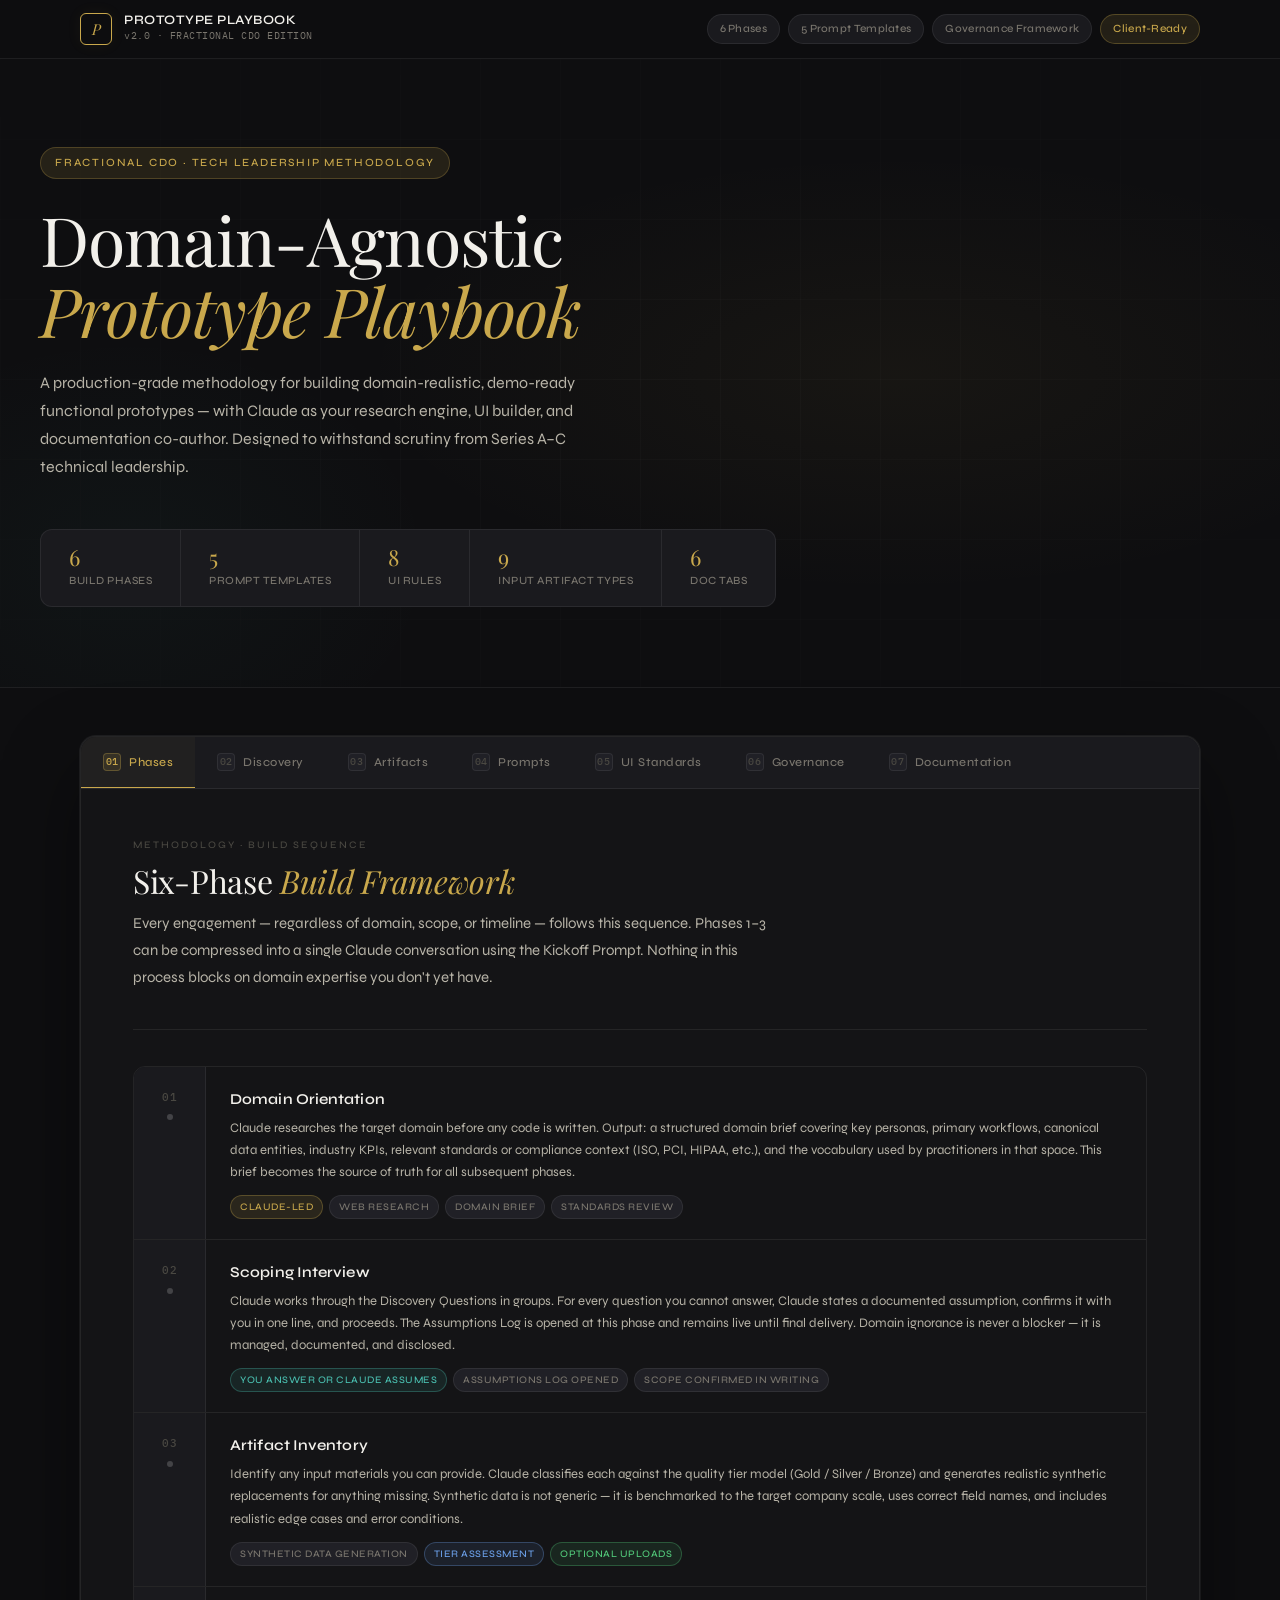
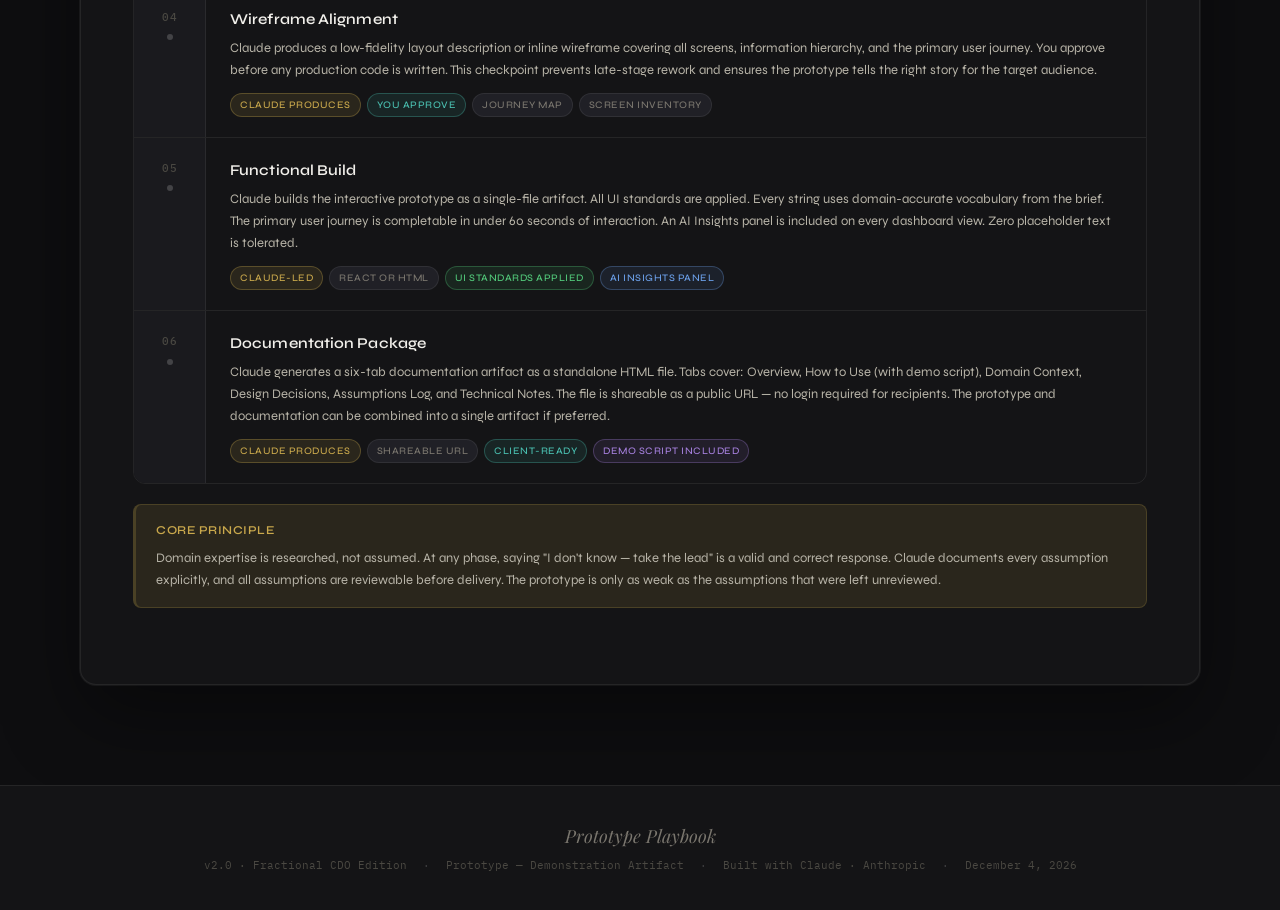
<file: prototype-playbook_1.html>
<!DOCTYPE html>
<html lang="en">
<head>
<meta charset="UTF-8">
<meta name="viewport" content="width=device-width, initial-scale=1.0">
<title>Fractional CDO Prototype Playbook · v2.0</title>
<meta name="description" content="A professional methodology for building domain-realistic, demo-ready prototypes to demonstrate Tech Leadership capabilities.">
<link rel="preconnect" href="https://fonts.googleapis.com">
<link rel="preconnect" href="https://fonts.gstatic.com" crossorigin>
<link href="https://fonts.googleapis.com/css2?family=Playfair+Display:ital,wght@0,400;0,500;1,400&family=Syne:wght@400;500;600&family=IBM+Plex+Mono:wght@400;500&display=swap" rel="stylesheet">
<style>
*, *::before, *::after { box-sizing: border-box; margin: 0; padding: 0; }

:root {
  --bg:        #0E0E10;
  --surface:   #141416;
  --surface-2: #1A1A1E;
  --surface-3: #202026;
  --border:    rgba(255,255,255,0.07);
  --border-md: rgba(255,255,255,0.12);
  --border-lg: rgba(255,255,255,0.18);
  --ink:       #F2F0EB;
  --ink-2:     #B8B4A8;
  --ink-3:     #7A766E;
  --ink-4:     #4A4842;
  --gold:      #C9A84C;
  --gold-dim:  rgba(201,168,76,0.12);
  --gold-glow: rgba(201,168,76,0.06);
  --teal:      #4ABFB0;
  --teal-dim:  rgba(74,191,176,0.1);
  --red:       #E05252;
  --red-dim:   rgba(224,82,82,0.1);
  --green:     #52C97A;
  --green-dim: rgba(82,201,122,0.1);
  --blue:      #6B9FE8;
  --blue-dim:  rgba(107,159,232,0.1);
  --purple:    #A47FDB;
  --purple-dim:rgba(164,127,219,0.1);
  --serif:     'Playfair Display', Georgia, serif;
  --sans:      'Syne', system-ui, sans-serif;
  --mono:      'IBM Plex Mono', 'Courier New', monospace;
  --radius:    8px;
  --radius-lg: 12px;
  --radius-xl: 16px;
  --transition: 0.18s cubic-bezier(0.4,0,0.2,1);
}

html { scroll-behavior: smooth; font-size: 16px; }
body { font-family: var(--sans); background: var(--bg); color: var(--ink); line-height: 1.6; min-height: 100vh; -webkit-font-smoothing: antialiased; }

/* ── SCROLLBAR ── */
::-webkit-scrollbar { width: 6px; height: 6px; }
::-webkit-scrollbar-track { background: var(--surface); }
::-webkit-scrollbar-thumb { background: var(--border-lg); border-radius: 3px; }

/* ── HEADER ── */
.site-header {
  position: sticky; top: 0; z-index: 200;
  background: rgba(14,14,16,0.92);
  backdrop-filter: blur(16px);
  -webkit-backdrop-filter: blur(16px);
  border-bottom: 1px solid var(--border);
}
.header-inner {
  max-width: 1200px; margin: 0 auto;
  padding: 0 40px;
  height: 58px;
  display: flex; align-items: center; justify-content: space-between; gap: 24px;
}
.brand { display: flex; align-items: center; gap: 12px; text-decoration: none; }
.brand-icon {
  width: 32px; height: 32px;
  border: 1px solid var(--gold);
  border-radius: 6px;
  display: flex; align-items: center; justify-content: center;
  font-family: var(--serif);
  font-size: 15px; color: var(--gold);
  font-style: italic;
  box-shadow: 0 0 16px var(--gold-glow);
}
.brand-text { display: flex; flex-direction: column; gap: 1px; }
.brand-name { font-size: 13px; font-weight: 600; color: var(--ink); letter-spacing: 0.5px; line-height: 1; }
.brand-version { font-size: 10px; font-family: var(--mono); color: var(--ink-3); letter-spacing: 0.5px; }
.header-pills { display: flex; gap: 8px; }
.header-pill {
  font-size: 11px; font-weight: 500;
  padding: 5px 12px;
  border: 1px solid var(--border);
  border-radius: 20px;
  color: var(--ink-3);
  background: var(--surface-2);
  letter-spacing: 0.3px;
}
.header-pill.gold { border-color: rgba(201,168,76,0.3); color: var(--gold); background: var(--gold-dim); }

/* ── HERO ── */
.hero {
  position: relative; overflow: hidden;
  padding: 88px 40px 80px;
  border-bottom: 1px solid var(--border);
}
.hero-bg {
  position: absolute; inset: 0; pointer-events: none;
  background:
    radial-gradient(ellipse 60% 50% at 70% 50%, rgba(201,168,76,0.05) 0%, transparent 70%),
    radial-gradient(ellipse 40% 60% at 10% 80%, rgba(74,191,176,0.04) 0%, transparent 60%);
}
.hero-grid {
  position: absolute; inset: 0; pointer-events: none; opacity: 0.3;
  background-image: linear-gradient(var(--border) 1px, transparent 1px), linear-gradient(90deg, var(--border) 1px, transparent 1px);
  background-size: 80px 80px;
  mask-image: radial-gradient(ellipse 80% 80% at 50% 50%, black 0%, transparent 100%);
}
.hero-inner { max-width: 1200px; margin: 0 auto; position: relative; }
.hero-eyebrow {
  display: inline-flex; align-items: center; gap: 8px;
  font-size: 11px; font-weight: 500; letter-spacing: 1.8px; text-transform: uppercase;
  color: var(--gold); margin-bottom: 24px;
  padding: 6px 14px;
  border: 1px solid rgba(201,168,76,0.25);
  border-radius: 20px;
  background: var(--gold-dim);
}
.hero-title {
  font-family: var(--serif);
  font-size: clamp(40px, 5.5vw, 68px);
  font-weight: 400; line-height: 1.05;
  letter-spacing: -1px;
  color: var(--ink);
  margin-bottom: 24px; max-width: 800px;
}
.hero-title em { font-style: italic; color: var(--gold); }
.hero-title .line2 { display: block; }
.hero-sub {
  font-size: 16px; line-height: 1.75; font-weight: 400;
  color: var(--ink-2);
  max-width: 560px; margin-bottom: 48px;
}
.hero-stats {
  display: flex; gap: 0; flex-wrap: wrap;
  border: 1px solid var(--border);
  border-radius: var(--radius-lg);
  background: var(--surface-2);
  overflow: hidden;
  width: fit-content;
}
.hero-stat {
  padding: 16px 28px;
  border-right: 1px solid var(--border);
  display: flex; flex-direction: column; gap: 4px;
}
.hero-stat:last-child { border-right: none; }
.stat-value { font-family: var(--serif); font-size: 22px; color: var(--gold); font-weight: 400; line-height: 1; }
.stat-label { font-size: 11px; font-weight: 500; letter-spacing: 0.5px; color: var(--ink-3); text-transform: uppercase; }

/* ── MAIN ── */
.main { max-width: 1200px; margin: 0 auto; padding: 48px 40px 100px; }

/* ── TAB SYSTEM ── */
.playbook-container {
  border: 1px solid var(--border);
  border-radius: var(--radius-xl);
  background: var(--surface);
  overflow: hidden;
  box-shadow: 0 32px 80px rgba(0,0,0,0.4), 0 0 0 1px var(--border);
}
.tab-nav {
  display: flex; border-bottom: 1px solid var(--border);
  background: var(--surface-2);
  overflow-x: auto; scrollbar-width: none;
}
.tab-nav::-webkit-scrollbar { display: none; }
.tab-btn {
  background: none; border: none;
  border-bottom: 2px solid transparent;
  padding: 16px 22px;
  font-family: var(--sans); font-size: 12px; font-weight: 500;
  letter-spacing: 0.5px;
  color: var(--ink-3); cursor: pointer;
  white-space: nowrap; margin-bottom: -1px;
  transition: var(--transition);
  display: flex; align-items: center; gap: 8px;
}
.tab-btn:hover { color: var(--ink); background: rgba(255,255,255,0.03); }
.tab-btn.active { color: var(--gold); border-bottom-color: var(--gold); background: rgba(201,168,76,0.04); }
.tab-number {
  width: 18px; height: 18px; border-radius: 4px;
  background: var(--surface-3); border: 1px solid var(--border);
  font-family: var(--mono); font-size: 10px;
  display: flex; align-items: center; justify-content: center;
  color: var(--ink-4);
}
.tab-btn.active .tab-number { background: var(--gold-dim); border-color: rgba(201,168,76,0.3); color: var(--gold); }

.tab-pane { display: none; padding: 48px 52px 56px; animation: paneFade 0.22s ease; }
.tab-pane.active { display: block; }
@keyframes paneFade { from { opacity:0; transform:translateY(6px); } to { opacity:1; transform:translateY(0); } }

/* ── TYPOGRAPHY ── */
.pane-header { margin-bottom: 36px; padding-bottom: 28px; border-bottom: 1px solid var(--border); }
.pane-eyebrow { font-size: 10px; font-weight: 500; letter-spacing: 2px; text-transform: uppercase; color: var(--ink-4); margin-bottom: 10px; }
h2 { font-family: var(--serif); font-size: 32px; font-weight: 400; color: var(--ink); line-height: 1.15; letter-spacing: -0.3px; margin-bottom: 10px; }
h2 em { font-style: italic; color: var(--gold); }
.pane-intro { font-size: 15px; line-height: 1.8; color: var(--ink-2); max-width: 640px; font-weight: 400; }
h3 { font-size: 13px; font-weight: 600; letter-spacing: 0.8px; text-transform: uppercase; color: var(--ink-3); margin: 36px 0 16px; display: flex; align-items: center; gap: 10px; }
h3::after { content: ''; flex: 1; height: 1px; background: var(--border); }
p { font-size: 14px; line-height: 1.8; color: var(--ink-2); margin-bottom: 10px; }

/* ── PHASE CARDS ── */
.phases { display: flex; flex-direction: column; gap: 0; border: 1px solid var(--border); border-radius: var(--radius-lg); overflow: hidden; }
.phase {
  display: grid; grid-template-columns: 72px 1fr;
  border-bottom: 1px solid var(--border);
  transition: background var(--transition);
  position: relative;
}
.phase:last-child { border-bottom: none; }
.phase:hover { background: rgba(255,255,255,0.02); }
.phase-num-col {
  background: var(--surface-2);
  border-right: 1px solid var(--border);
  display: flex; flex-direction: column; align-items: center; justify-content: flex-start;
  padding-top: 22px; gap: 8px;
}
.phase-num {
  font-family: var(--mono); font-size: 11px; font-weight: 500;
  color: var(--ink-4); letter-spacing: 0.5px;
}
.phase-dot {
  width: 6px; height: 6px; border-radius: 50%;
  background: var(--border-lg);
}
.phase:hover .phase-dot { background: var(--gold); box-shadow: 0 0 8px var(--gold-glow); }
.phase-body { padding: 20px 24px; }
.phase-meta { display: flex; align-items: center; gap: 10px; margin-bottom: 6px; }
.phase-title { font-size: 15px; font-weight: 600; color: var(--ink); letter-spacing: 0.1px; }
.phase-desc { font-size: 13px; color: var(--ink-2); line-height: 1.7; margin-bottom: 12px; }
.phase-tags { display: flex; flex-wrap: wrap; gap: 6px; }
.tag {
  font-size: 10px; font-weight: 500; letter-spacing: 0.5px; text-transform: uppercase;
  padding: 3px 9px; border-radius: 20px;
  border: 1px solid var(--border);
  color: var(--ink-3); background: var(--surface-3);
}
.tag.gold { border-color: rgba(201,168,76,0.3); color: var(--gold); background: var(--gold-dim); }
.tag.teal { border-color: rgba(74,191,176,0.3); color: var(--teal); background: var(--teal-dim); }
.tag.blue { border-color: rgba(107,159,232,0.3); color: var(--blue); background: var(--blue-dim); }
.tag.green { border-color: rgba(82,201,122,0.3); color: var(--green); background: var(--green-dim); }
.tag.purple { border-color: rgba(164,127,219,0.3); color: var(--purple); background: var(--purple-dim); }
.tag.red { border-color: rgba(224,82,82,0.3); color: var(--red); background: var(--red-dim); }

/* ── CALLOUTS ── */
.callout {
  border-radius: var(--radius); padding: 16px 20px; margin: 20px 0;
  border-left: 3px solid; border-top: 1px solid; border-right: 1px solid; border-bottom: 1px solid;
}
.callout.gold { border-left-color: var(--gold); border-color: rgba(201,168,76,0.2); background: var(--gold-dim); }
.callout.teal { border-left-color: var(--teal); border-color: rgba(74,191,176,0.2); background: var(--teal-dim); }
.callout.red { border-left-color: var(--red); border-color: rgba(224,82,82,0.2); background: var(--red-dim); }
.callout.blue { border-left-color: var(--blue); border-color: rgba(107,159,232,0.2); background: var(--blue-dim); }
.callout-title { font-size: 12px; font-weight: 600; letter-spacing: 0.5px; text-transform: uppercase; margin-bottom: 6px; }
.callout.gold .callout-title { color: var(--gold); }
.callout.teal .callout-title { color: var(--teal); }
.callout.red .callout-title { color: var(--red); }
.callout.blue .callout-title { color: var(--blue); }
.callout-body { font-size: 13px; color: var(--ink-2); line-height: 1.7; }

/* ── TWO COLUMN ── */
.two-col { display: grid; grid-template-columns: 1fr 1fr; gap: 12px; margin: 16px 0; }

/* ── QUESTION CARDS ── */
.q-card {
  background: var(--surface-2); border: 1px solid var(--border);
  border-radius: var(--radius); padding: 18px 20px;
  transition: border-color var(--transition), background var(--transition);
}
.q-card:hover { border-color: var(--border-md); background: var(--surface-3); }
.q-card.full { grid-column: 1 / -1; }
.q-num { font-family: var(--mono); font-size: 10px; color: var(--ink-4); margin-bottom: 8px; }
.q-title { font-size: 13px; font-weight: 600; color: var(--ink); margin-bottom: 6px; line-height: 1.4; }
.q-body { font-size: 12px; color: var(--ink-2); line-height: 1.65; }
.q-assume {
  font-size: 11px; color: var(--ink-4); margin-top: 10px;
  padding-top: 10px; border-top: 1px solid var(--border);
  line-height: 1.6; font-style: italic;
  display: flex; gap: 6px;
}
.q-assume::before { content: '→'; color: var(--teal); flex-shrink: 0; font-style: normal; }

/* ── ARTIFACT GRID ── */
.artifact-grid { display: grid; grid-template-columns: repeat(3, 1fr); gap: 10px; margin: 16px 0; }
.artifact-card {
  background: var(--surface-2); border: 1px solid var(--border);
  border-radius: var(--radius); padding: 18px;
  transition: all var(--transition); cursor: default;
}
.artifact-card:hover { border-color: var(--border-md); transform: translateY(-2px); box-shadow: 0 8px 24px rgba(0,0,0,0.3); }
.artifact-icon { font-size: 18px; margin-bottom: 10px; display: block; }
.artifact-name { font-size: 12px; font-weight: 600; color: var(--ink); margin-bottom: 5px; letter-spacing: 0.2px; }
.artifact-desc { font-size: 11px; color: var(--ink-2); line-height: 1.65; }
.artifact-ex { font-size: 10px; color: var(--ink-4); margin-top: 6px; font-style: italic; }

/* ── TIER TABLE ── */
.tier-table { border: 1px solid var(--border); border-radius: var(--radius-lg); overflow: hidden; margin: 16px 0; }
.tier-row { display: grid; grid-template-columns: 90px 1fr; border-bottom: 1px solid var(--border); }
.tier-row:last-child { border-bottom: none; }
.tier-badge-col {
  background: var(--surface-2); border-right: 1px solid var(--border);
  display: flex; align-items: flex-start; justify-content: center; padding-top: 18px;
}
.tier-badge {
  font-size: 10px; font-weight: 600; letter-spacing: 1px; text-transform: uppercase;
  padding: 4px 10px; border-radius: 20px; border: 1px solid;
}
.tier-badge.gold { color: var(--gold); border-color: rgba(201,168,76,0.4); background: var(--gold-dim); }
.tier-badge.silver { color: var(--ink-3); border-color: var(--border-md); background: var(--surface-3); }
.tier-badge.bronze { color: #B07D50; border-color: rgba(176,125,80,0.35); background: rgba(176,125,80,0.08); }
.tier-body { padding: 16px 20px; }
.tier-title { font-size: 13px; font-weight: 600; color: var(--ink); margin-bottom: 4px; }
.tier-desc { font-size: 12px; color: var(--ink-2); line-height: 1.65; }

/* ── PROMPT CARDS ── */
.prompt-card { border: 1px solid var(--border); border-radius: var(--radius-lg); overflow: hidden; margin: 16px 0; background: var(--surface-2); }
.prompt-header {
  padding: 12px 18px;
  background: var(--surface-3);
  border-bottom: 1px solid var(--border);
  display: flex; align-items: center; justify-content: space-between; gap: 12px;
}
.prompt-header-left { display: flex; align-items: center; gap: 10px; }
.prompt-badge {
  font-size: 10px; font-weight: 600; letter-spacing: 0.8px; text-transform: uppercase;
  padding: 3px 8px; border-radius: 4px;
  border: 1px solid rgba(201,168,76,0.3); color: var(--gold); background: var(--gold-dim);
}
.prompt-label { font-size: 12px; font-weight: 500; color: var(--ink-2); }
.copy-btn {
  font-family: var(--sans); font-size: 11px; font-weight: 500; letter-spacing: 0.3px;
  padding: 5px 12px; border-radius: 6px;
  background: var(--surface); border: 1px solid var(--border);
  color: var(--ink-3); cursor: pointer; transition: var(--transition);
  white-space: nowrap;
}
.copy-btn:hover { border-color: var(--border-md); color: var(--ink); background: var(--surface-2); }
.copy-btn.copied { border-color: rgba(82,201,122,0.4); color: var(--green); background: var(--green-dim); }
.prompt-body {
  padding: 20px;
  font-family: var(--mono); font-size: 12px; line-height: 1.85;
  color: var(--ink-2); white-space: pre-wrap; word-break: break-word;
}
.ph { color: var(--gold); } /* placeholder */
.kw { color: var(--teal); } /* keyword */
.cm { color: var(--ink-4); font-style: italic; } /* comment */

/* ── UI STANDARDS TABLE ── */
.std-table { width: 100%; border-collapse: collapse; font-size: 13px; margin: 12px 0; border: 1px solid var(--border); border-radius: var(--radius-lg); overflow: hidden; }
.std-table thead { background: var(--surface-3); }
.std-table th { text-align: left; font-size: 10px; font-weight: 600; text-transform: uppercase; letter-spacing: 0.8px; color: var(--ink-4); padding: 12px 16px; border-bottom: 1px solid var(--border); }
.std-table td { padding: 11px 16px; border-bottom: 1px solid var(--border); vertical-align: top; color: var(--ink-2); line-height: 1.55; font-size: 13px; }
.std-table tr:last-child td { border-bottom: none; }
.std-table tr:hover td { background: rgba(255,255,255,0.02); }
.t-level { font-weight: 600; color: var(--ink); }
.t-size { font-family: var(--mono); font-size: 11px; color: var(--teal); }
.t-use { font-size: 12px; }

/* ── COLOR GRID ── */
.color-grid { display: grid; grid-template-columns: repeat(3, 1fr); gap: 10px; margin: 16px 0; }
.color-card { border: 1px solid var(--border); border-radius: var(--radius); padding: 14px; background: var(--surface-2); transition: var(--transition); }
.color-card:hover { border-color: var(--border-md); }
.color-bar { height: 4px; border-radius: 2px; margin-bottom: 12px; }
.color-name { font-size: 12px; font-weight: 600; color: var(--ink); margin-bottom: 4px; }
.color-use { font-size: 11px; color: var(--ink-3); line-height: 1.55; }
.color-hex { font-family: var(--mono); font-size: 10px; color: var(--ink-4); margin-top: 4px; }

/* ── RULES LIST ── */
.rules-list { border: 1px solid var(--border); border-radius: var(--radius-lg); overflow: hidden; margin: 12px 0; }
.rule-item { display: grid; grid-template-columns: 52px 1fr; border-bottom: 1px solid var(--border); transition: background var(--transition); }
.rule-item:last-child { border-bottom: none; }
.rule-item:hover { background: rgba(255,255,255,0.02); }
.rule-num-col {
  background: var(--surface-2); border-right: 1px solid var(--border);
  display: flex; align-items: flex-start; justify-content: center; padding-top: 14px;
  font-family: var(--mono); font-size: 10px; color: var(--ink-4);
}
.rule-content { padding: 14px 18px; }
.rule-title { font-size: 13px; font-weight: 600; color: var(--ink); margin-bottom: 4px; }
.rule-desc { font-size: 12px; color: var(--ink-2); line-height: 1.65; }
.rule-example { font-family: var(--mono); font-size: 11px; color: var(--teal); margin-top: 6px; background: var(--surface-3); padding: 6px 10px; border-radius: 4px; border-left: 2px solid var(--teal); }

/* ── DOC STRUCTURE ── */
.doc-tab-list { border: 1px solid var(--border); border-radius: var(--radius-lg); overflow: hidden; margin: 16px 0; }
.doc-tab-item { display: grid; grid-template-columns: 170px 1fr; border-bottom: 1px solid var(--border); transition: background var(--transition); }
.doc-tab-item:last-child { border-bottom: none; }
.doc-tab-item:hover { background: rgba(255,255,255,0.02); }
.doc-tab-name { padding: 16px 20px; font-size: 12px; font-weight: 600; color: var(--ink); background: var(--surface-2); border-right: 1px solid var(--border); display: flex; align-items: flex-start; gap: 8px; line-height: 1.4; }
.doc-tab-name .tab-n { font-family: var(--mono); font-size: 10px; color: var(--ink-4); flex-shrink: 0; padding-top: 1px; }
.doc-tab-desc { padding: 16px 20px; font-size: 12px; color: var(--ink-2); line-height: 1.7; }

/* ── CHECKLIST ── */
.checklist { list-style: none; border: 1px solid var(--border); border-radius: var(--radius-lg); overflow: hidden; margin: 12px 0; }
.checklist li {
  display: flex; align-items: flex-start; gap: 14px;
  padding: 12px 18px; border-bottom: 1px solid var(--border);
  font-size: 13px; color: var(--ink-2); line-height: 1.55; transition: background var(--transition);
}
.checklist li:last-child { border-bottom: none; }
.checklist li:hover { background: rgba(255,255,255,0.02); }
.check-box {
  width: 18px; height: 18px; border-radius: 4px; flex-shrink: 0; margin-top: 1px;
  border: 1px solid rgba(82,201,122,0.35); background: var(--green-dim);
  display: flex; align-items: center; justify-content: center;
}
.check-box::after { content: '✓'; font-size: 11px; color: var(--green); font-weight: 700; }

/* ── GOVERNANCE SECTION (new) ── */
.matrix-grid { display: grid; grid-template-columns: 1fr 1fr; gap: 0; border: 1px solid var(--border); border-radius: var(--radius-lg); overflow: hidden; margin: 16px 0; }
.matrix-cell { padding: 18px 20px; border-right: 1px solid var(--border); border-bottom: 1px solid var(--border); }
.matrix-cell:nth-child(2n) { border-right: none; }
.matrix-cell:nth-last-child(-n+2) { border-bottom: none; }
.matrix-header { font-size: 11px; font-weight: 600; letter-spacing: 0.8px; text-transform: uppercase; margin-bottom: 8px; }
.matrix-header.gold { color: var(--gold); }
.matrix-header.teal { color: var(--teal); }
.matrix-header.blue { color: var(--blue); }
.matrix-header.purple { color: var(--purple); }
.matrix-list { list-style: none; display: flex; flex-direction: column; gap: 5px; }
.matrix-list li { font-size: 12px; color: var(--ink-2); line-height: 1.5; display: flex; gap: 7px; }
.matrix-list li::before { content: '·'; color: var(--ink-4); flex-shrink: 0; }

/* ── RISK TABLE (new) ── */
.risk-table { width: 100%; border-collapse: collapse; border: 1px solid var(--border); border-radius: var(--radius-lg); overflow: hidden; margin: 12px 0; }
.risk-table thead { background: var(--surface-3); }
.risk-table th { text-align: left; font-size: 10px; font-weight: 600; text-transform: uppercase; letter-spacing: 0.8px; color: var(--ink-4); padding: 12px 16px; border-bottom: 1px solid var(--border); }
.risk-table td { padding: 11px 16px; border-bottom: 1px solid var(--border); font-size: 12px; color: var(--ink-2); vertical-align: top; line-height: 1.6; }
.risk-table tr:last-child td { border-bottom: none; }
.risk-table tr:hover td { background: rgba(255,255,255,0.02); }
.risk-level { display: inline-flex; align-items: center; padding: 2px 8px; border-radius: 4px; font-size: 10px; font-weight: 600; letter-spacing: 0.5px; text-transform: uppercase; border: 1px solid; }
.risk-level.high { color: var(--red); border-color: rgba(224,82,82,0.3); background: var(--red-dim); }
.risk-level.med { color: var(--gold); border-color: rgba(201,168,76,0.3); background: var(--gold-dim); }
.risk-level.low { color: var(--green); border-color: rgba(82,201,122,0.3); background: var(--green-dim); }

/* ── VERSION TIMELINE (new) ── */
.timeline { position: relative; padding-left: 28px; margin: 16px 0; }
.timeline::before { content: ''; position: absolute; left: 7px; top: 8px; bottom: 8px; width: 1px; background: var(--border); }
.tl-item { position: relative; margin-bottom: 20px; }
.tl-item:last-child { margin-bottom: 0; }
.tl-dot { position: absolute; left: -24px; top: 4px; width: 10px; height: 10px; border-radius: 50%; border: 2px solid var(--bg); }
.tl-dot.gold { background: var(--gold); box-shadow: 0 0 8px rgba(201,168,76,0.5); }
.tl-dot.dim { background: var(--ink-4); }
.tl-version { font-family: var(--mono); font-size: 10px; color: var(--ink-4); margin-bottom: 3px; }
.tl-title { font-size: 13px; font-weight: 600; color: var(--ink); margin-bottom: 3px; }
.tl-desc { font-size: 12px; color: var(--ink-2); line-height: 1.6; }

/* ── SHARE SECTION ── */
.share-panel {
  border: 1px solid rgba(201,168,76,0.2);
  border-radius: var(--radius-lg); padding: 28px 32px; margin: 20px 0;
  background: linear-gradient(135deg, rgba(201,168,76,0.05) 0%, var(--surface-2) 100%);
  position: relative; overflow: hidden;
}
.share-panel::before {
  content: ''; position: absolute; top: -50%; right: -20%;
  width: 300px; height: 300px;
  background: radial-gradient(circle, rgba(201,168,76,0.06) 0%, transparent 70%);
  pointer-events: none;
}
.share-title { font-family: var(--serif); font-size: 20px; color: var(--ink); margin-bottom: 6px; font-weight: 400; position: relative; }
.share-sub { font-size: 13px; color: var(--ink-2); margin-bottom: 20px; line-height: 1.7; font-weight: 400; position: relative; }
.share-url {
  font-family: var(--mono); font-size: 12px;
  background: var(--surface); border: 1px solid var(--border);
  border-radius: var(--radius); padding: 12px 16px;
  color: var(--teal); word-break: break-all; position: relative;
}
.share-steps { display: grid; grid-template-columns: repeat(3, 1fr); gap: 10px; margin-top: 16px; position: relative; }
.share-step { background: rgba(255,255,255,0.04); border: 1px solid var(--border); border-radius: var(--radius); padding: 14px 16px; }
.share-step-n { font-family: var(--mono); font-size: 10px; color: var(--ink-4); margin-bottom: 5px; }
.share-step-t { font-size: 12px; color: var(--ink-2); line-height: 1.55; }

/* ── FOOTER ── */
.site-footer { background: var(--surface); border-top: 1px solid var(--border); padding: 36px 40px; text-align: center; }
.footer-inner { max-width: 1200px; margin: 0 auto; }
.footer-brand { font-family: var(--serif); font-size: 18px; color: var(--ink-3); margin-bottom: 6px; font-style: italic; }
.footer-meta { font-size: 11px; font-family: var(--mono); color: var(--ink-4); display: flex; align-items: center; justify-content: center; gap: 16px; flex-wrap: wrap; }
.footer-sep { color: var(--border-lg); }

/* ── RESPONSIVE ── */
@media (max-width: 768px) {
  .header-inner { padding: 0 20px; }
  .header-pills { display: none; }
  .hero { padding: 56px 20px 52px; }
  .hero-stats { width: 100%; overflow-x: auto; }
  .main { padding: 24px 16px 60px; }
  .tab-pane { padding: 28px 24px 36px; }
  .two-col { grid-template-columns: 1fr; }
  .artifact-grid { grid-template-columns: 1fr 1fr; }
  .color-grid { grid-template-columns: 1fr 1fr; }
  .share-steps { grid-template-columns: 1fr; }
  .doc-tab-item { grid-template-columns: 1fr; }
  .doc-tab-name { border-right: none; border-bottom: 1px solid var(--border); }
  .matrix-grid { grid-template-columns: 1fr; }
  .matrix-cell { border-right: none; }
  .matrix-cell:nth-last-child(-n+2) { border-bottom: 1px solid var(--border); }
  .matrix-cell:last-child { border-bottom: none; }
}
@media (max-width: 480px) {
  .artifact-grid { grid-template-columns: 1fr; }
  .color-grid { grid-template-columns: 1fr; }
  .tab-btn { padding: 14px 14px; font-size: 11px; }
  h2 { font-size: 26px; }
  .hero-title { font-size: 34px; }
}
</style>
</head>
<body>

<!-- HEADER -->
<header class="site-header">
  <div class="header-inner">
    <a href="#" class="brand">
      <div class="brand-icon">P</div>
      <div class="brand-text">
        <span class="brand-name">PROTOTYPE PLAYBOOK</span>
        <span class="brand-version">v2.0 · FRACTIONAL CDO EDITION</span>
      </div>
    </a>
    <div class="header-pills">
      <span class="header-pill">6 Phases</span>
      <span class="header-pill">5 Prompt Templates</span>
      <span class="header-pill">Governance Framework</span>
      <span class="header-pill gold">Client-Ready</span>
    </div>
  </div>
</header>

<!-- HERO -->
<section class="hero">
  <div class="hero-bg"></div>
  <div class="hero-grid"></div>
  <div class="hero-inner">
    <div class="hero-eyebrow">Fractional CDO · Tech Leadership Methodology</div>
    <h1 class="hero-title">
      Domain-Agnostic<br>
      <em>Prototype Playbook</em>
    </h1>
    <p class="hero-sub">A production-grade methodology for building domain-realistic, demo-ready functional prototypes — with Claude as your research engine, UI builder, and documentation co-author. Designed to withstand scrutiny from Series A–C technical leadership.</p>
    <div class="hero-stats">
      <div class="hero-stat"><span class="stat-value">6</span><span class="stat-label">Build Phases</span></div>
      <div class="hero-stat"><span class="stat-value">5</span><span class="stat-label">Prompt Templates</span></div>
      <div class="hero-stat"><span class="stat-value">8</span><span class="stat-label">UI Rules</span></div>
      <div class="hero-stat"><span class="stat-value">9</span><span class="stat-label">Input Artifact Types</span></div>
      <div class="hero-stat"><span class="stat-value">6</span><span class="stat-label">Doc Tabs</span></div>
    </div>
  </div>
</section>

<!-- MAIN -->
<main class="main">
  <div class="playbook-container">

    <!-- TAB NAV -->
    <div class="tab-nav">
      <button class="tab-btn active" onclick="switchTab('phases',this)"><span class="tab-number">01</span>Phases</button>
      <button class="tab-btn" onclick="switchTab('questions',this)"><span class="tab-number">02</span>Discovery</button>
      <button class="tab-btn" onclick="switchTab('artifacts',this)"><span class="tab-number">03</span>Artifacts</button>
      <button class="tab-btn" onclick="switchTab('prompts',this)"><span class="tab-number">04</span>Prompts</button>
      <button class="tab-btn" onclick="switchTab('ui',this)"><span class="tab-number">05</span>UI Standards</button>
      <button class="tab-btn" onclick="switchTab('governance',this)"><span class="tab-number">06</span>Governance</button>
      <button class="tab-btn" onclick="switchTab('docs',this)"><span class="tab-number">07</span>Documentation</button>
    </div>

    <!-- ═══════════════════════════════════════════════════════════ -->
    <!-- TAB 01 · PHASES                                            -->
    <!-- ═══════════════════════════════════════════════════════════ -->
    <div id="pane-phases" class="tab-pane active">
      <div class="pane-header">
        <div class="pane-eyebrow">Methodology · Build Sequence</div>
        <h2>Six-Phase <em>Build Framework</em></h2>
        <p class="pane-intro">Every engagement — regardless of domain, scope, or timeline — follows this sequence. Phases 1–3 can be compressed into a single Claude conversation using the Kickoff Prompt. Nothing in this process blocks on domain expertise you don't yet have.</p>
      </div>

      <div class="phases">
        <div class="phase">
          <div class="phase-num-col"><span class="phase-num">01</span><div class="phase-dot"></div></div>
          <div class="phase-body">
            <div class="phase-meta"><div class="phase-title">Domain Orientation</div></div>
            <div class="phase-desc">Claude researches the target domain before any code is written. Output: a structured domain brief covering key personas, primary workflows, canonical data entities, industry KPIs, relevant standards or compliance context (ISO, PCI, HIPAA, etc.), and the vocabulary used by practitioners in that space. This brief becomes the source of truth for all subsequent phases.</div>
            <div class="phase-tags"><span class="tag gold">Claude-led</span><span class="tag">Web Research</span><span class="tag">Domain Brief</span><span class="tag">Standards Review</span></div>
          </div>
        </div>
        <div class="phase">
          <div class="phase-num-col"><span class="phase-num">02</span><div class="phase-dot"></div></div>
          <div class="phase-body">
            <div class="phase-meta"><div class="phase-title">Scoping Interview</div></div>
            <div class="phase-desc">Claude works through the Discovery Questions in groups. For every question you cannot answer, Claude states a documented assumption, confirms it with you in one line, and proceeds. The Assumptions Log is opened at this phase and remains live until final delivery. Domain ignorance is never a blocker — it is managed, documented, and disclosed.</div>
            <div class="phase-tags"><span class="tag teal">You answer or Claude assumes</span><span class="tag">Assumptions Log opened</span><span class="tag">Scope confirmed in writing</span></div>
          </div>
        </div>
        <div class="phase">
          <div class="phase-num-col"><span class="phase-num">03</span><div class="phase-dot"></div></div>
          <div class="phase-body">
            <div class="phase-meta"><div class="phase-title">Artifact Inventory</div></div>
            <div class="phase-desc">Identify any input materials you can provide. Claude classifies each against the quality tier model (Gold / Silver / Bronze) and generates realistic synthetic replacements for anything missing. Synthetic data is not generic — it is benchmarked to the target company scale, uses correct field names, and includes realistic edge cases and error conditions.</div>
            <div class="phase-tags"><span class="tag">Synthetic Data Generation</span><span class="tag blue">Tier assessment</span><span class="tag green">Optional uploads</span></div>
          </div>
        </div>
        <div class="phase">
          <div class="phase-num-col"><span class="phase-num">04</span><div class="phase-dot"></div></div>
          <div class="phase-body">
            <div class="phase-meta"><div class="phase-title">Wireframe Alignment</div></div>
            <div class="phase-desc">Claude produces a low-fidelity layout description or inline wireframe covering all screens, information hierarchy, and the primary user journey. You approve before any production code is written. This checkpoint prevents late-stage rework and ensures the prototype tells the right story for the target audience.</div>
            <div class="phase-tags"><span class="tag gold">Claude produces</span><span class="tag teal">You approve</span><span class="tag">Journey map</span><span class="tag">Screen inventory</span></div>
          </div>
        </div>
        <div class="phase">
          <div class="phase-num-col"><span class="phase-num">05</span><div class="phase-dot"></div></div>
          <div class="phase-body">
            <div class="phase-meta"><div class="phase-title">Functional Build</div></div>
            <div class="phase-desc">Claude builds the interactive prototype as a single-file artifact. All UI standards are applied. Every string uses domain-accurate vocabulary from the brief. The primary user journey is completable in under 60 seconds of interaction. An AI Insights panel is included on every dashboard view. Zero placeholder text is tolerated.</div>
            <div class="phase-tags"><span class="tag gold">Claude-led</span><span class="tag">React or HTML</span><span class="tag green">UI Standards applied</span><span class="tag blue">AI Insights panel</span></div>
          </div>
        </div>
        <div class="phase">
          <div class="phase-num-col"><span class="phase-num">06</span><div class="phase-dot"></div></div>
          <div class="phase-body">
            <div class="phase-meta"><div class="phase-title">Documentation Package</div></div>
            <div class="phase-desc">Claude generates a six-tab documentation artifact as a standalone HTML file. Tabs cover: Overview, How to Use (with demo script), Domain Context, Design Decisions, Assumptions Log, and Technical Notes. The file is shareable as a public URL — no login required for recipients. The prototype and documentation can be combined into a single artifact if preferred.</div>
            <div class="phase-tags"><span class="tag gold">Claude produces</span><span class="tag">Shareable URL</span><span class="tag teal">Client-ready</span><span class="tag purple">Demo script included</span></div>
          </div>
        </div>
      </div>

      <div class="callout gold">
        <div class="callout-title">Core Principle</div>
        <div class="callout-body">Domain expertise is researched, not assumed. At any phase, saying "I don't know — take the lead" is a valid and correct response. Claude documents every assumption explicitly, and all assumptions are reviewable before delivery. The prototype is only as weak as the assumptions that were left unreviewed.</div>
      </div>
    </div>

    <!-- ═══════════════════════════════════════════════════════════ -->
    <!-- TAB 02 · DISCOVERY                                         -->
    <!-- ═══════════════════════════════════════════════════════════ -->
    <div id="pane-questions" class="tab-pane">
      <div class="pane-header">
        <div class="pane-eyebrow">Phase 02 · Scoping Interview</div>
        <h2>Discovery <em>Questions</em></h2>
        <p class="pane-intro">These questions structure every scoping conversation. Claude works through them in groups. For each question you cannot answer, Claude states its assumption using the fallback shown below the card. All assumptions feed the Assumptions Log.</p>
      </div>

      <h3>Group A — Domain &amp; Audience</h3>
      <div class="two-col">
        <div class="q-card">
          <div class="q-num">A.1</div>
          <div class="q-title">What industry or domain is this for?</div>
          <div class="q-body">The specific vertical — payments, supply chain, healthcare data, HR tech, fintech, logistics, observability, risk management, etc.</div>
          <div class="q-assume">Claude researches 2–3 candidate domains and selects the one with the richest data model and strongest executive narrative for demonstration.</div>
        </div>
        <div class="q-card">
          <div class="q-num">A.2</div>
          <div class="q-title">Who is the primary end user of the product?</div>
          <div class="q-body">Job title, seniority level, technical depth, and the specific daily workflow pain point this product relieves.</div>
          <div class="q-assume">Claude defines a realistic persona at VP or Director level based on domain research, including a named role, responsibilities, and top-3 frustrations.</div>
        </div>
        <div class="q-card">
          <div class="q-num">A.3</div>
          <div class="q-title">What is the product's core value proposition?</div>
          <div class="q-body">The one sentence that explains why someone would pay for this — the problem eliminated or the outcome delivered.</div>
          <div class="q-assume">Claude infers the strongest value prop from domain research, competitive landscape, and the persona's identified pain points.</div>
        </div>
        <div class="q-card">
          <div class="q-num">A.4</div>
          <div class="q-title">Who is the demo audience?</div>
          <div class="q-body">The specific role, seniority, and company type of the person who will see this demo — shapes depth, vocabulary, and what to emphasise.</div>
          <div class="q-assume">Claude defaults to a VP-level technical buyer (CDO, CTO, or Head of Engineering) at a Series B company in the identified vertical.</div>
        </div>
      </div>

      <h3>Group B — Functional Scope</h3>
      <div class="two-col">
        <div class="q-card">
          <div class="q-num">B.1</div>
          <div class="q-title">What are the 2–3 core screens?</div>
          <div class="q-body">The views the demo will navigate through — dashboard, drill-down, alert detail, configuration, approval queue, etc.</div>
          <div class="q-assume">Claude designs the canonical screen set for the domain, confirmed against competitor research and common SaaS patterns in the vertical.</div>
        </div>
        <div class="q-card">
          <div class="q-num">B.2</div>
          <div class="q-title">What is the primary interactive action?</div>
          <div class="q-body">The single most impressive thing a user can do in the demo: filter, drill down, approve, configure, generate an alert, chat with an AI assistant.</div>
          <div class="q-assume">Claude selects the interaction that most effectively demonstrates intelligence and operational value for the target buyer.</div>
        </div>
        <div class="q-card">
          <div class="q-num">B.3</div>
          <div class="q-title">What KPIs or metrics must appear?</div>
          <div class="q-body">The specific numbers that prove the product works — throughput, SLO compliance, error rate, revenue at risk, processing latency, data quality score, etc.</div>
          <div class="q-assume">Claude uses the canonical KPI framework for the domain (e.g. RED/USE for observability, DQ dimensions for data quality, FTE savings for automation).</div>
        </div>
        <div class="q-card">
          <div class="q-num">B.4</div>
          <div class="q-title">What data volume and scale looks credible?</div>
          <div class="q-body">Approximate transaction counts, record volumes, or event rates that match the target company's scale — too few looks like a toy, too many looks implausible.</div>
          <div class="q-assume">Claude benchmarks to a Series B company in the vertical using publicly available industry data and generates volumes accordingly.</div>
        </div>
      </div>

      <h3>Group C — Branding &amp; Constraints</h3>
      <div class="two-col">
        <div class="q-card">
          <div class="q-num">C.1</div>
          <div class="q-title">Is there a product or company name to use?</div>
          <div class="q-body">The name displayed in the prototype header. Can be the client's actual product name, a white-label name, or a fictional placeholder.</div>
          <div class="q-assume">Claude generates a credible SaaS product name appropriate to the domain and buyer — professional, not generic.</div>
        </div>
        <div class="q-card">
          <div class="q-num">C.2</div>
          <div class="q-title">Any visual style or colour preferences?</div>
          <div class="q-body">Light vs dark theme, conservative vs modern, existing brand colours or hex codes, any competitor UI to reference or differentiate from.</div>
          <div class="q-assume">Claude selects a dark, refined aesthetic with a gold accent — a combination that reads as premium and technically sophisticated to executive buyers.</div>
        </div>
        <div class="q-card">
          <div class="q-num">C.3</div>
          <div class="q-title">What must the prototype NOT show or imply?</div>
          <div class="q-body">Features under NDA, competitor comparisons, pricing signals, capabilities not yet built, real customer data, or anything that creates a legal or reputational risk.</div>
          <div class="q-assume">Claude applies demo-safe defaults: no pricing, no named competitors, no real PII, no uncommitted product roadmap features.</div>
        </div>
        <div class="q-card">
          <div class="q-num">C.4</div>
          <div class="q-title">What is the success definition for this demo?</div>
          <div class="q-body">The specific reaction, outcome, or next step the demo is designed to trigger — a follow-up meeting, a pilot agreement, a procurement conversation, a technical deep-dive.</div>
          <div class="q-assume">Claude optimises the prototype to generate a clear "I want to see more" reaction — compelling enough to advance the conversation, not so complete it eliminates the need for one.</div>
        </div>
      </div>

      <div class="callout teal">
        <div class="callout-title">Assumption Protocol</div>
        <div class="callout-body">For every question you cannot answer, respond with: "I don't know — please assume and document." Claude will state the assumption in one sentence, confirm it is reasonable, add it to the Assumptions Log with a rationale, and proceed. You review the log before any client interaction. Undisclosed assumptions are the primary risk in prototype demos — this protocol eliminates that risk.</div>
      </div>
    </div>

    <!-- ═══════════════════════════════════════════════════════════ -->
    <!-- TAB 03 · ARTIFACTS                                         -->
    <!-- ═══════════════════════════════════════════════════════════ -->
    <div id="pane-artifacts" class="tab-pane">
      <div class="pane-header">
        <div class="pane-eyebrow">Phase 03 · Input Materials</div>
        <h2>Input Artifact <em>Inventory</em></h2>
        <p class="pane-intro">Provide whatever materials you have. Claude classifies each against the quality tiers below and generates realistic synthetic replacements for anything missing. Having nothing is manageable — the Bronze tier still produces a credible, demo-ready prototype.</p>
      </div>

      <div class="artifact-grid">
        <div class="artifact-card">
          <span class="artifact-icon">📄</span>
          <div class="artifact-name">Sample Data Files</div>
          <div class="artifact-desc">CSV, JSON, or Excel exports from any existing system. Claude extracts the schema, field names, and value patterns, then generates a synthetic dataset at the right scale.</div>
          <div class="artifact-ex">Transaction logs, customer records, event streams, audit trails, API response payloads</div>
        </div>
        <div class="artifact-card">
          <span class="artifact-icon">🖼️</span>
          <div class="artifact-name">UI Screenshots</div>
          <div class="artifact-desc">Screenshots of existing tools, competitor products, or rough sketches. Used for layout reference, feature parity analysis, and visual differentiation strategy.</div>
          <div class="artifact-ex">Current dashboard, Figma mockup, Miro board, hand sketch photograph</div>
        </div>
        <div class="artifact-card">
          <span class="artifact-icon">📋</span>
          <div class="artifact-name">Process Documents</div>
          <div class="artifact-desc">SOPs, runbooks, workflow diagrams, and operating procedures. Claude extracts the real steps users follow and builds them into the prototype flow and navigation.</div>
          <div class="artifact-ex">Incident runbooks, approval workflows, onboarding guides, operating procedures</div>
        </div>
        <div class="artifact-card">
          <span class="artifact-icon">📊</span>
          <div class="artifact-name">Reports &amp; Decks</div>
          <div class="artifact-desc">Existing presentations, QBRs, or board decks. Used to extract real metrics, executive vocabulary, and the narrative the prototype should reinforce.</div>
          <div class="artifact-ex">Quarterly business reviews, board decks, audit reports, investor materials</div>
        </div>
        <div class="artifact-card">
          <span class="artifact-icon">🏗️</span>
          <div class="artifact-name">Architecture Diagrams</div>
          <div class="artifact-desc">System architecture, data flow maps, or integration topology. Grounds the prototype in a technically credible system model that withstands CTO scrutiny.</div>
          <div class="artifact-ex">AWS architecture, Miro system map, draw.io export, Lucidchart, C4 diagram</div>
        </div>
        <div class="artifact-card">
          <span class="artifact-icon">📝</span>
          <div class="artifact-name">API / Schema Specs</div>
          <div class="artifact-desc">OpenAPI specs, data dictionaries, or database schemas. Ensures all field names, data types, and entity relationships are technically accurate.</div>
          <div class="artifact-ex">Swagger YAML, ERD, data dictionary, ISO message specifications (pacs.008, camt.054)</div>
        </div>
        <div class="artifact-card">
          <span class="artifact-icon">🧑‍💼</span>
          <div class="artifact-name">Persona Descriptions</div>
          <div class="artifact-desc">Job descriptions, LinkedIn profiles, or org charts for the target user or buyer role. Ensures terminology, pain points, and workflow language feel authentic.</div>
          <div class="artifact-ex">Job descriptions, org charts, LinkedIn role summaries, buyer persona documents</div>
        </div>
        <div class="artifact-card">
          <span class="artifact-icon">📰</span>
          <div class="artifact-name">Industry Research</div>
          <div class="artifact-desc">Analyst reports, white papers, or trade publications. Provides benchmark metrics, industry vocabulary, and the macro trends the prototype can reference.</div>
          <div class="artifact-ex">Gartner reports, McKinsey briefs, IDC studies, industry association publications</div>
        </div>
        <div class="artifact-card">
          <span class="artifact-icon">🔗</span>
          <div class="artifact-name">Reference URLs</div>
          <div class="artifact-desc">Competitor product pages, inspiration references, or documentation sites. Claude researches the product's feature set, UI patterns, and positioning claims.</div>
          <div class="artifact-ex">Competitor product pages, feature comparison pages, public API documentation</div>
        </div>
      </div>

      <h3>Quality Tier Assessment</h3>
      <div class="tier-table">
        <div class="tier-row">
          <div class="tier-badge-col"><span class="tier-badge gold">Gold</span></div>
          <div class="tier-body">
            <div class="tier-title">Real data + architecture + persona document</div>
            <div class="tier-desc">Maximum realism. Claude produces a prototype indistinguishable from a production product in terms of data fidelity, technical depth, and user language. Recommended for late-stage advisory conversations where technical credibility is being directly evaluated.</div>
          </div>
        </div>
        <div class="tier-row">
          <div class="tier-badge-col"><span class="tier-badge silver">Silver</span></div>
          <div class="tier-body">
            <div class="tier-title">Screenshots or one sample data file</div>
            <div class="tier-desc">Good realism. Claude reverse-engineers the schema and visual language, then fills in the rest synthetically. Sufficient for most executive demos where the audience is evaluating capability, not auditing data.</div>
          </div>
        </div>
        <div class="tier-row">
          <div class="tier-badge-col"><span class="tier-badge bronze">Bronze</span></div>
          <div class="tier-body">
            <div class="tier-title">Domain name only — no materials available</div>
            <div class="tier-desc">Claude researches the domain from scratch using web research and industry benchmarks. Produces a credible prototype with correct vocabulary and plausible data. Appropriate for first-contact advisory conversations and unsolicited capability demonstrations.</div>
          </div>
        </div>
      </div>

      <div class="callout teal">
        <div class="callout-title">Zero-Input Prompt</div>
        <div class="callout-body">If you have no input materials, tell Claude: "I have no input artifacts. Research the [domain] space and generate a complete synthetic dataset including realistic field names, plausible volumes, and edge cases typical of a Series B company in this vertical. Use the Bronze tier approach and document all assumptions." Claude will produce everything needed to proceed.</div>
      </div>
    </div>

    <!-- ═══════════════════════════════════════════════════════════ -->
    <!-- TAB 04 · PROMPTS                                           -->
    <!-- ═══════════════════════════════════════════════════════════ -->
    <div id="pane-prompts" class="tab-pane">
      <div class="pane-header">
        <div class="pane-eyebrow">Phase 01–06 · Reusable Templates</div>
        <h2>Prompt <em>Templates</em></h2>
        <p class="pane-intro">Five production-grade prompts, one per engagement stage. Fields in gold are fillable — leave them blank and add "or assume" to trigger the assumption protocol. Copy each prompt with the button and paste directly into Claude.</p>
      </div>

      <h3>Prompt 01 — Kickoff</h3>
      <div class="prompt-card">
        <div class="prompt-header">
          <div class="prompt-header-left">
            <span class="prompt-badge">Phase 1–3</span>
            <span class="prompt-label">Covers domain research, scoping interview, and artifact inventory in one session</span>
          </div>
          <button class="copy-btn" onclick="copyPrompt(this,'p1')">Copy</button>
        </div>
        <div class="prompt-body" id="p1">I am building a functional prototype to demonstrate my capabilities as a fractional CDO / Tech Leader.

<span class="kw">Domain:</span> <span class="ph">[NAME THE DOMAIN — or say "you choose the most compelling one"]</span>
<span class="kw">Target demo audience:</span> <span class="ph">[ROLE + COMPANY TYPE — e.g. "CDO at a Series B fintech" / or say "you choose"]</span>
<span class="kw">Input artifacts I can provide:</span> <span class="ph">[LIST FILES OR URLS — or say "none, please generate everything"]</span>

Before writing any code, complete these three steps in order:

<span class="kw">Step 1 — Domain Brief:</span> Research the domain and produce a structured brief covering:
  · Primary personas (role, seniority, top-3 daily frustrations)
  · Core workflows the product would sit inside
  · Canonical data entities and their key fields
  · Industry KPIs and the benchmarks that make them meaningful
  · Relevant compliance, regulatory, or standards context
  · Vocabulary practitioners use (avoid generic terms)

<span class="kw">Step 2 — Scoping Interview:</span> Ask me the Discovery Questions in three groups (Domain/Audience, Functional Scope, Branding/Constraints). For any question I cannot answer, state your assumption clearly, confirm it is reasonable, and proceed. Open an Assumptions Log.

<span class="kw">Step 3 — Artifact Inventory:</span> Based on what I provided, classify against Gold/Silver/Bronze tiers and list what you will generate synthetically. Confirm the data approach before generating.

After completing all three steps, present a one-paragraph build plan and wait for my explicit approval before writing any code.</div>
      </div>

      <h3>Prompt 02 — Assumption Override</h3>
      <div class="prompt-card">
        <div class="prompt-header">
          <div class="prompt-header-left">
            <span class="prompt-badge">Any Phase</span>
            <span class="prompt-label">Use whenever you cannot answer a scoping question</span>
          </div>
          <button class="copy-btn" onclick="copyPrompt(this,'p2')">Copy</button>
        </div>
        <div class="prompt-body" id="p2">I don't have enough domain knowledge or context to answer that question reliably.

Please take the lead:
1. State the most realistic assumption a senior practitioner in this domain would make
2. Provide a one-sentence rationale for why this assumption is defensible
3. Add it to the Assumptions Log with a [ASSUMED] marker
4. Proceed without waiting for confirmation

After completing this section, present the full Assumptions Log so I can review and override any entry before we move forward.</div>
      </div>

      <h3>Prompt 03 — Functional Build</h3>
      <div class="prompt-card">
        <div class="prompt-header">
          <div class="prompt-header-left">
            <span class="prompt-badge">Phase 5</span>
            <span class="prompt-label">Issue after wireframe alignment is approved</span>
          </div>
          <button class="copy-btn" onclick="copyPrompt(this,'p3')">Copy</button>
        </div>
        <div class="prompt-body" id="p3">Build the functional prototype as a single-file artifact (React or HTML as appropriate).

<span class="kw">Content rules:</span>
· Use the domain brief and assumptions log as the single source of truth for all content
· Every string must use domain-accurate vocabulary — zero placeholder text permitted
· Synthetic data must use correct field names, realistic values, and include 2–3 anomalies or edge cases that make the AI Insights panel credible

<span class="kw">UI standards to apply:</span>
· Metric cards at the top of every dashboard: label (12px uppercase), primary value (24–28px), delta with directional colour
· One primary chart per screen — chosen to support the KPI story, not decorative
· Sortable, filterable data table with status badges, monospace IDs, and row-level hover actions
· AI Insights panel (purple-accented): one headline finding, one recommendation, one active alert
· Spacing scale: 4 / 8 / 12 / 16 / 24 / 32px — no arbitrary values
· Typographic hierarchy: Display 32px / H1 22px / H2 18px / H3 15px / Body 14px / Label 12px uppercase / Caption 12px / Mono 13px
· Colour system: Blue=CTA/active, Green=healthy, Amber=warning, Red=critical/error, Purple=AI outputs, Gray=structural

<span class="kw">Interaction standard:</span>
· Primary user journey completable in under 60 seconds
· At least one meaningful interaction on the first click
· No dead buttons or non-functional controls

<span class="kw">Completion criteria:</span>
· Confirm zero placeholder text in a post-build check
· List all interactive elements and what they do
· Note any assumptions made during the build that differ from the scoping log</div>
      </div>

      <h3>Prompt 04 — Documentation Package</h3>
      <div class="prompt-card">
        <div class="prompt-header">
          <div class="prompt-header-left">
            <span class="prompt-badge">Phase 6</span>
            <span class="prompt-label">Run after the prototype passes the handoff checklist</span>
          </div>
          <button class="copy-btn" onclick="copyPrompt(this,'p4')">Copy</button>
        </div>
        <div class="prompt-body" id="p4">Build a standalone documentation page as a separate HTML file with tabbed navigation. This is a client-facing deliverable.

<span class="kw">Required tabs:</span>

1. <span class="kw">Overview</span> — Business problem statement, solution narrative, and value proposition. Executive tone — no technical jargon. 200–300 words. Written for a CDO or VP Engineering reading this cold for the first time.

2. <span class="kw">How to Use</span> — Numbered walkthrough of every interactive element. For each step, include: what to click, what happens, and a suggested 1–2 sentence demo script the presenter can use verbatim. This tab serves as a rehearsal guide.

3. <span class="kw">Domain Context</span> — The full domain research brief from Phase 1: personas, workflows, data model, KPIs with benchmarks, and standards context. Shows the client that the prototype reflects real operational reality.

4. <span class="kw">Design Decisions</span> — UI choices and rationale, component patterns used, colour system semantics, typographic hierarchy. Demonstrates engineering thoughtfulness and intentionality.

5. <span class="kw">Assumptions Log</span> — Every assumption made during the engagement, formatted as a numbered list with: assumption statement, rationale, and status (confirmed / unreviewed / override). This is the transparency layer that builds trust.

6. <span class="kw">Technical Notes</span> — Stack, synthetic data methodology, architecture model used, extension points for production implementation, and estimated effort to move from prototype to MVP. Relevant to CTOs and solutions architects.

<span class="kw">Design requirements:</span>
· Match the visual style of the prototype (dark theme, same typefaces and colour palette)
· Sticky header with tab navigation
· Responsive to 320px minimum width
· Professional tone throughout — no AI-generated filler phrases
· Include a version number and "Prototype — Not for Production" watermark in the footer</div>
      </div>

      <h3>Prompt 05 — Controlled Iteration</h3>
      <div class="prompt-card">
        <div class="prompt-header">
          <div class="prompt-header-left">
            <span class="prompt-badge">Post-Build</span>
            <span class="prompt-label">For any refinement, change request, or post-demo adjustment</span>
          </div>
          <button class="copy-btn" onclick="copyPrompt(this,'p5')">Copy</button>
        </div>
        <div class="prompt-body" id="p5">Refine the prototype based on the following feedback:

<span class="ph">[DESCRIBE THE CHANGE CLEARLY — what to add, remove, or modify, and why]</span>

<span class="kw">Constraints — you must not:</span>
· Break any existing interactive functionality
· Introduce placeholder text
· Deviate from the established UI standards (spacing, typography, colour system)
· Change any assumption in the log without flagging it to me first

<span class="kw">Constraints — you must:</span>
· Confirm every change against the current assumptions log before implementing
· Test that the primary user journey still completes in under 60 seconds
· Produce a change log at the end of your response listing: what changed, why, and whether any assumption was affected

If any part of the requested change conflicts with the domain brief, the assumptions log, or the UI standards, flag the conflict before implementing and propose a compliant alternative.</div>
      </div>
    </div>

    <!-- ═══════════════════════════════════════════════════════════ -->
    <!-- TAB 05 · UI STANDARDS                                      -->
    <!-- ═══════════════════════════════════════════════════════════ -->
    <div id="pane-ui" class="tab-pane">
      <div class="pane-header">
        <div class="pane-eyebrow">Phase 05 · Design System</div>
        <h2>UI <em>Standards</em></h2>
        <p class="pane-intro">These standards apply to every prototype without exception. They encode the visual language of a credible, production-grade enterprise SaaS product. Paste the reference block from Prompt 03 to apply them automatically.</p>
      </div>

      <h3>Typographic Hierarchy</h3>
      <table class="std-table">
        <thead>
          <tr><th>Level</th><th>Size</th><th>Weight</th><th>Role</th><th>Constraint</th></tr>
        </thead>
        <tbody>
          <tr><td><span class="t-level">Display</span></td><td><span class="t-size">28–36px</span></td><td>500</td><td>Hero KPI, product name, hero metric</td><td>One per screen maximum. The single number that proves the product works.</td></tr>
          <tr><td><span class="t-level">H1</span></td><td><span class="t-size">22px</span></td><td>500</td><td>Screen or page title</td><td>One per view. Never repeated within a screen.</td></tr>
          <tr><td><span class="t-level">H2</span></td><td><span class="t-size">18px</span></td><td>500</td><td>Section heading</td><td>Major content groups. Maximum 4 per screen.</td></tr>
          <tr><td><span class="t-level">H3</span></td><td><span class="t-size">15px</span></td><td>500</td><td>Card title, panel label</td><td>Use freely within components and cards.</td></tr>
          <tr><td><span class="t-level">Body</span></td><td><span class="t-size">14px</span></td><td>400</td><td>All prose and descriptions</td><td>Line-height 1.7. Default for all text content.</td></tr>
          <tr><td><span class="t-level">Label</span></td><td><span class="t-size">12px</span></td><td>500</td><td>Form labels, table column headers, stat card labels</td><td>All-caps. Letter-spacing 0.5–0.8px. Always.</td></tr>
          <tr><td><span class="t-level">Caption</span></td><td><span class="t-size">12px</span></td><td>400</td><td>Timestamps, helper text, secondary annotations</td><td>Muted colour. Never below 11px. Never bold.</td></tr>
          <tr><td><span class="t-level">Mono</span></td><td><span class="t-size">13px</span></td><td>400</td><td>All technical identifiers</td><td>Transaction IDs, UETRs, reference numbers, status codes, version strings. No exceptions.</td></tr>
        </tbody>
      </table>

      <h3>Semantic Colour System</h3>
      <div class="color-grid">
        <div class="color-card"><div class="color-bar" style="background:#6B9FE8;"></div><div class="color-name">Accent — Blue</div><div class="color-use">Primary CTAs, active tab states, selected rows, links, key metric highlights, interactive elements</div><div class="color-hex">#6B9FE8</div></div>
        <div class="color-card"><div class="color-bar" style="background:#52C97A;"></div><div class="color-name">Success — Green</div><div class="color-use">Healthy status, positive delta indicators, completed states, SLO met, data quality passing</div><div class="color-hex">#52C97A</div></div>
        <div class="color-card"><div class="color-bar" style="background:#C9A84C;"></div><div class="color-name">Warning — Amber</div><div class="color-use">Degraded performance, approaching threshold, advisory alerts, moderate risk indicators</div><div class="color-hex">#C9A84C</div></div>
        <div class="color-card"><div class="color-bar" style="background:#E05252;"></div><div class="color-name">Critical — Red</div><div class="color-use">Errors, SLO breach, failed transactions, blocked states, high severity, data anomalies</div><div class="color-hex">#E05252</div></div>
        <div class="color-card"><div class="color-bar" style="background:#6B6B70;"></div><div class="color-name">Neutral — Gray</div><div class="color-use">Structural chrome, inactive states, borders, backgrounds, pending, informational, unknown</div><div class="color-hex">#6B6B70</div></div>
        <div class="color-card"><div class="color-bar" style="background:#A47FDB;"></div><div class="color-name">Insight — Purple</div><div class="color-use">AI/ML outputs, automated recommendations, smart alerts, predictive signals, model confidence</div><div class="color-hex">#A47FDB</div></div>
      </div>

      <h3>Layout Rules</h3>
      <div class="rules-list">
        <div class="rule-item">
          <div class="rule-num-col">R1</div>
          <div class="rule-content">
            <div class="rule-title">Metric cards anchor every dashboard</div>
            <div class="rule-desc">Every dashboard view opens with 3–5 KPI cards in a horizontal grid. Each card: 12px uppercase label, 24–28px primary value (weight 500), and a delta indicator with directional colour (green = up good, red = up bad as appropriate for the metric).</div>
            <div class="rule-example">Structure: [LABEL] / [VALUE] / [±DELTA %] — never omit the delta</div>
          </div>
        </div>
        <div class="rule-item">
          <div class="rule-num-col">R2</div>
          <div class="rule-content">
            <div class="rule-title">One primary chart per screen</div>
            <div class="rule-desc">Time-series line, funnel, distribution, or heatmap — chosen specifically to support the story the KPI cards are telling. No decorative, redundant, or "dashboard bloat" charts. Every chart must earn its space by answering a question the KPIs raise.</div>
          </div>
        </div>
        <div class="rule-item">
          <div class="rule-num-col">R3</div>
          <div class="rule-content">
            <div class="rule-title">Sortable, filterable data table below the fold</div>
            <div class="rule-desc">Column headers sortable on click. At minimum one filter (status or time range). Row-level actions visible on hover. Status badges using the colour system. All technical identifiers in monospace. Timestamps in ISO 8601 or the domain-standard format.</div>
          </div>
        </div>
        <div class="rule-item">
          <div class="rule-num-col">R4</div>
          <div class="rule-content">
            <div class="rule-title">AI Insights panel on every dashboard view</div>
            <div class="rule-desc">Purple-accented right panel or collapsible drawer. Contains exactly three elements: one headline insight (what is happening), one recommendation (what to do), one active alert (what to watch). Signals intelligence without crowding the operational view. Clearly labeled as AI-generated.</div>
          </div>
        </div>
        <div class="rule-item">
          <div class="rule-num-col">R5</div>
          <div class="rule-content">
            <div class="rule-title">Zero placeholder text — absolute rule</div>
            <div class="rule-desc">Lorem ipsum, "Sample data", "Coming soon", "N/A", "TBD", "Example Company", "User Name" — banned without exception. Every visible string must use domain-accurate vocabulary and realistic values. Violated by any Claude generation? Instruct a rebuild of the offending component.</div>
          </div>
        </div>
        <div class="rule-item">
          <div class="rule-num-col">R6</div>
          <div class="rule-content">
            <div class="rule-title">Spacing scale: 4 / 8 / 12 / 16 / 24 / 32 / 48px</div>
            <div class="rule-desc">Internal component padding: 12–16px. Card-to-card gap: 12px. Section-to-section gap: 24–32px. Page margin: 32–48px. No arbitrary pixel values outside this scale anywhere in the prototype.</div>
          </div>
        </div>
        <div class="rule-item">
          <div class="rule-num-col">R7</div>
          <div class="rule-content">
            <div class="rule-title">Meaningful interaction on the first click</div>
            <div class="rule-desc">A filter activates, a drill-down opens, a modal appears, or a visible state changes on the first interaction. A prototype requiring 3+ clicks to demonstrate any interactivity fails the demo standard. Every control must do something visible and non-trivial.</div>
          </div>
        </div>
        <div class="rule-item">
          <div class="rule-num-col">R8</div>
          <div class="rule-content">
            <div class="rule-title">Polished at 1280px — the presentation viewport</div>
            <div class="rule-desc">Prototypes must render without horizontal overflow, collapsed grids, or truncated labels at 1280×800 — the standard laptop screen in presentation mode. Test in a browser at this resolution before any client interaction.</div>
          </div>
        </div>
      </div>
    </div>

    <!-- ═══════════════════════════════════════════════════════════ -->
    <!-- TAB 06 · GOVERNANCE                                        -->
    <!-- ═══════════════════════════════════════════════════════════ -->
    <div id="pane-governance" class="tab-pane">
      <div class="pane-header">
        <div class="pane-eyebrow">Engagement Management · Risk &amp; Quality</div>
        <h2>Governance <em>Framework</em></h2>
        <p class="pane-intro">The framework that makes this playbook robust enough for fractional CDO engagements. Covers the Assumptions Log protocol, demo risk management, quality gates, and intellectual property hygiene.</p>
      </div>

      <h3>RACI — Roles &amp; Responsibilities</h3>
      <div class="matrix-grid">
        <div class="matrix-cell">
          <div class="matrix-header gold">You — Fractional CDO</div>
          <ul class="matrix-list">
            <li>Approve domain brief before build begins</li>
            <li>Review and sign off Assumptions Log</li>
            <li>Conduct client handoff checklist</li>
            <li>Own all client communications referencing the prototype</li>
            <li>Decide what is and is not shown in a live demo</li>
            <li>Flag any real client data before Claude sees it</li>
          </ul>
        </div>
        <div class="matrix-cell">
          <div class="matrix-header teal">Claude — Research &amp; Build</div>
          <ul class="matrix-list">
            <li>Research domain and produce the brief</li>
            <li>Conduct the scoping interview</li>
            <li>Generate and classify synthetic data</li>
            <li>Build the prototype per UI standards</li>
            <li>Maintain and update the Assumptions Log</li>
            <li>Produce the documentation package</li>
          </ul>
        </div>
        <div class="matrix-cell">
          <div class="matrix-header blue">Client — Prospect / Stakeholder</div>
          <ul class="matrix-list">
            <li>Receives the shareable documentation URL</li>
            <li>Interacts with the live prototype</li>
            <li>Reviews the Assumptions Log tab</li>
            <li>Does not see Claude conversation history</li>
            <li>Evaluates capability, not production code</li>
          </ul>
        </div>
        <div class="matrix-cell">
          <div class="matrix-header purple">Shared — Both Parties</div>
          <ul class="matrix-list">
            <li>No real client PII ever enters a prototype</li>
            <li>No real proprietary systems are referenced by name without consent</li>
            <li>Prototype is clearly labeled as a demonstration artifact</li>
            <li>Assumptions Log is disclosed before any commercial discussion</li>
          </ul>
        </div>
      </div>

      <h3>Assumptions Log Protocol</h3>
      <div class="tier-table">
        <div class="tier-row">
          <div class="tier-badge-col"><span class="tier-badge gold">Open</span></div>
          <div class="tier-body">
            <div class="tier-title">Assumption stated, not yet reviewed</div>
            <div class="tier-desc">Claude has made an assumption and documented it. You have not yet confirmed or overridden it. The prototype is not client-ready while Open assumptions exist for high-stakes claims.</div>
          </div>
        </div>
        <div class="tier-row">
          <div class="tier-badge-col"><span class="tier-badge silver">Confirmed</span></div>
          <div class="tier-body">
            <div class="tier-title">You have reviewed and accepted the assumption</div>
            <div class="tier-desc">You have read the assumption, agree it is reasonable, and accept responsibility for it in client conversations. Confirmed assumptions can be disclosed proactively as a sign of rigor.</div>
          </div>
        </div>
        <div class="tier-row">
          <div class="tier-badge-col"><span class="tier-badge bronze">Override</span></div>
          <div class="tier-body">
            <div class="tier-title">You have replaced the assumption with a verified fact</div>
            <div class="tier-desc">You provided the correct information, Claude has updated the prototype and documentation, and the original assumption is logged as superseded. This is the highest-quality state.</div>
          </div>
        </div>
      </div>

      <h3>Demo Risk Register</h3>
      <table class="risk-table">
        <thead>
          <tr><th>Risk</th><th>Level</th><th>Mitigation</th></tr>
        </thead>
        <tbody>
          <tr>
            <td><strong style="color:var(--ink);">Client asks if this is production code</strong><br>Prototype is mistaken for a real product</td>
            <td><span class="risk-level high">High</span></td>
            <td>Documentation tab includes explicit "Prototype — Demonstration Artifact" label. Introduce as a capability demo, never as a product. Have the How to Use tab open during the demo.</td>
          </tr>
          <tr>
            <td><strong style="color:var(--ink);">Domain inaccuracy challenged by an expert</strong><br>Client's internal SME spots incorrect terminology or workflow</td>
            <td><span class="risk-level high">High</span></td>
            <td>Domain brief is visible in the documentation. Assumptions Log is disclosed. Frame any correction as: "That's a great catch — this assumption was flagged for review. What's the correct field name in your environment?"</td>
          </tr>
          <tr>
            <td><strong style="color:var(--ink);">Data looks fabricated</strong><br>Synthetic data volumes or values are implausible</td>
            <td><span class="risk-level med">Med</span></td>
            <td>Use the Build Prompt's synthetic data instruction which benchmarks to Series B company scale. Review all metric card values before any demo. Replace any round numbers that look generated.</td>
          </tr>
          <tr>
            <td><strong style="color:var(--ink);">Interactive elements fail live</strong><br>A button or filter does nothing during a client walkthrough</td>
            <td><span class="risk-level med">Med</span></td>
            <td>Test all interactive elements at 1280px before every client interaction. Run the handoff checklist. Have a screen recording as backup if the live demo environment is unreliable.</td>
          </tr>
          <tr>
            <td><strong style="color:var(--ink);">Employment IP conflict</strong><br>Prototype content overlaps with current employer's domain or systems</td>
            <td><span class="risk-level med">Med</span></td>
            <td>All content is synthetic and domain-generic. No real system names, client names, or proprietary data are used. Keep the GitHub repository private by default. Review employment contract IP clauses before any commercial advisory work.</td>
          </tr>
          <tr>
            <td><strong style="color:var(--ink);">Shared URL becomes stale or broken</strong><br>Client accesses the demo link after the repository is set to private</td>
            <td><span class="risk-level low">Low</span></td>
            <td>Set a calendar reminder to keep the repository public for 30 days after sharing. Or use Netlify Drop for persistent hosting decoupled from repository visibility.</td>
          </tr>
        </tbody>
      </table>

      <h3>Quality Gates — Do Not Proceed Without These</h3>
      <ul class="checklist">
        <li><span class="check-box"></span><div><strong style="color:var(--ink);">Gate 1 (after Phase 2):</strong> Domain brief reviewed and approved. No material inaccuracies in terminology, personas, or KPIs.</div></li>
        <li><span class="check-box"></span><div><strong style="color:var(--ink);">Gate 2 (after Phase 2):</strong> Assumptions Log reviewed. All Open assumptions either confirmed or overridden before build begins.</div></li>
        <li><span class="check-box"></span><div><strong style="color:var(--ink);">Gate 3 (after Phase 4):</strong> Wireframe approved. Screen inventory, information hierarchy, and user journey confirmed in writing.</div></li>
        <li><span class="check-box"></span><div><strong style="color:var(--ink);">Gate 4 (after Phase 5):</strong> Zero placeholder text confirmed. All interactive elements tested. Primary user journey runs in under 60 seconds.</div></li>
        <li><span class="check-box"></span><div><strong style="color:var(--ink);">Gate 5 (after Phase 6):</strong> Documentation package reviewed. Assumptions Log tab is accurate. Prototype labeled as demonstration artifact.</div></li>
        <li><span class="check-box"></span><div><strong style="color:var(--ink);">Gate 6 (pre-client):</strong> Tested at 1280×800 in a fresh browser tab. Shared URL opens correctly without login. Screen recording made as backup.</div></li>
      </ul>

      <div class="callout red">
        <div class="callout-title">Hard Stop — Never Do These</div>
        <div class="callout-body">Never use real client data, real customer PII, or real transaction records from any current or former employer. Never reference a real named client, account, or counterparty without explicit consent. Never present the prototype as production-ready software. Never share the GitHub repository URL with a client — share only the GitHub Pages URL or a Netlify link. Never demo from a laptop without first running the handoff checklist.</div>
      </div>
    </div>

    <!-- ═══════════════════════════════════════════════════════════ -->
    <!-- TAB 07 · DOCUMENTATION                                     -->
    <!-- ═══════════════════════════════════════════════════════════ -->
    <div id="pane-docs" class="tab-pane">
      <div class="pane-header">
        <div class="pane-eyebrow">Phase 06 · Client Deliverable</div>
        <h2>Documentation <em>Package</em></h2>
        <p class="pane-intro">Every prototype ships with a companion documentation artifact. Built as a standalone HTML file with its own tab navigation — clients receive one URL that covers the live prototype, a guided walkthrough, the domain research, and the full assumptions log.</p>
      </div>

      <h3>Required Tab Structure</h3>
      <div class="doc-tab-list">
        <div class="doc-tab-item">
          <div class="doc-tab-name"><span class="tab-n">01</span>Overview</div>
          <div class="doc-tab-desc">Business problem statement, solution narrative, and value proposition in 200–300 words. Executive tone — written for a CDO or VP Engineering encountering the prototype for the first time. No technical jargon. This is the tab that earns the next conversation.</div>
        </div>
        <div class="doc-tab-item">
          <div class="doc-tab-name"><span class="tab-n">02</span>How to Use</div>
          <div class="doc-tab-desc">Numbered walkthrough of every interactive element, with a suggested 1–2 sentence demo script per step. Functions as a rehearsal guide for the presenter and a self-service guide for clients exploring independently. Written as a tour, not a manual.</div>
        </div>
        <div class="doc-tab-item">
          <div class="doc-tab-name"><span class="tab-n">03</span>Domain Context</div>
          <div class="doc-tab-desc">The full domain research brief: personas with named roles and frustrations, workflow descriptions, data model with key entities and fields, KPIs with industry benchmarks, and relevant standards or compliance context. Proves the prototype reflects real operational reality.</div>
        </div>
        <div class="doc-tab-item">
          <div class="doc-tab-name"><span class="tab-n">04</span>Design Decisions</div>
          <div class="doc-tab-desc">UI choices and their rationale — why dark theme, why this colour system, why these components. Typographic hierarchy explained. Accessibility considerations noted. AI Insights panel design rationale. Demonstrates engineering discipline and design intentionality.</div>
        </div>
        <div class="doc-tab-item">
          <div class="doc-tab-name"><span class="tab-n">05</span>Assumptions Log</div>
          <div class="doc-tab-desc">Every assumption made during the engagement: the assumption statement, the rationale, and its status (Confirmed / Open / Override). Formatted as a numbered, scannable list. The transparency layer that converts scrutiny into trust — the best clients appreciate seeing it.</div>
        </div>
        <div class="doc-tab-item">
          <div class="doc-tab-name"><span class="tab-n">06</span>Technical Notes</div>
          <div class="doc-tab-desc">Stack, synthetic data methodology, architecture model referenced, data entity relationships, and extension points for production implementation. Includes a rough effort estimate (T-shirt size) to move from prototype to MVP. Credibility layer for CTO and solutions architect audiences.</div>
        </div>
      </div>

      <h3>Sharing as a Client-Facing URL</h3>
      <div class="share-panel">
        <div class="share-title">One link — prototype and documentation together</div>
        <div class="share-sub">Claude generates the documentation as a standalone HTML file. Uploaded to GitHub Pages (or Netlify Drop), it becomes a public URL the client opens in any browser — no account, no login, no friction.</div>
        <div class="share-url">https://[username].github.io/[repo-name]/docs/[engagement-name].html</div>
        <div class="share-steps">
          <div class="share-step"><div class="share-step-n">Step 01</div><div class="share-step-t">Run Prompt 04 after the prototype passes all quality gates</div></div>
          <div class="share-step"><div class="share-step-n">Step 02</div><div class="share-step-t">Upload the HTML file to the GitHub repo and set it public</div></div>
          <div class="share-step"><div class="share-step-n">Step 03</div><div class="share-step-t">Send the GitHub Pages URL — client opens it, no login required</div></div>
        </div>
      </div>

      <h3>Client Handoff Checklist</h3>
      <ul class="checklist">
        <li><span class="check-box"></span>Replace all placeholder company or product names with the client's name or an approved fictional brand</li>
        <li><span class="check-box"></span>Verify every metric value is plausible at the client's company scale — no round numbers, no default values</li>
        <li><span class="check-box"></span>Review the Assumptions Log tab — every entry is accurate, confirmed, or overridden</li>
        <li><span class="check-box"></span>Confirm the "Prototype — Demonstration Artifact" label is visible in the footer</li>
        <li><span class="check-box"></span>Test all interactive elements in a fresh browser tab at 1280×800 resolution</li>
        <li><span class="check-box"></span>Confirm zero placeholder text remains in any screen ("Lorem", "Sample", "N/A", "TBD", "Example")</li>
        <li><span class="check-box"></span>Confirm the primary user journey completes in under 60 seconds without instruction</li>
        <li><span class="check-box"></span>Verify the shared URL is accessible without a Claude.ai or GitHub login</li>
        <li><span class="check-box"></span>Make a screen recording of the full demo walkthrough as a backup</li>
        <li><span class="check-box"></span>Set a 30-day calendar reminder to review whether the URL should remain public</li>
      </ul>

      <h3>Playbook Version History</h3>
      <div class="timeline">
        <div class="tl-item">
          <div class="tl-dot gold"></div>
          <div class="tl-version">v2.0 · Current</div>
          <div class="tl-title">Fractional CDO Edition</div>
          <div class="tl-desc">Added Governance tab with RACI model, Risk Register, and Quality Gates. Refined all five prompt templates for production use. Added demo risk protocol and IP hygiene rules. Expanded assumptions log to three-state model (Open / Confirmed / Override). Client handoff checklist extended to ten items.</div>
        </div>
        <div class="tl-item">
          <div class="tl-dot dim"></div>
          <div class="tl-version">v1.0 · Previous</div>
          <div class="tl-title">Initial Release</div>
          <div class="tl-desc">Six-phase build framework, five prompt templates, UI standards, discovery questions, artifact inventory, and documentation structure. Foundational methodology established.</div>
        </div>
      </div>
    </div>

  </div><!-- end playbook-container -->
</main>

<footer class="site-footer">
  <div class="footer-inner">
    <div class="footer-brand">Prototype Playbook</div>
    <div class="footer-meta">
      <span>v2.0 · Fractional CDO Edition</span>
      <span class="footer-sep">·</span>
      <span>Prototype — Demonstration Artifact</span>
      <span class="footer-sep">·</span>
      <span>Built with Claude · Anthropic</span>
      <span class="footer-sep">·</span>
      <span id="build-date"></span>
    </div>
  </div>
</footer>

<script>
// Tab switching
function switchTab(id, btn) {
  document.querySelectorAll('.tab-pane').forEach(p => p.classList.remove('active'));
  document.querySelectorAll('.tab-btn').forEach(b => b.classList.remove('active'));
  document.getElementById('pane-' + id).classList.add('active');
  btn.classList.add('active');
}

// Copy prompts — strips HTML tags
function copyPrompt(btn, id) {
  const el = document.getElementById(id);
  // Get text content, preserve line breaks
  let text = '';
  el.childNodes.forEach(node => {
    if (node.nodeType === Node.TEXT_NODE) {
      text += node.textContent;
    } else if (node.nodeType === Node.ELEMENT_NODE) {
      if (node.tagName === 'BR') { text += '\n'; }
      else { text += node.textContent; }
    }
  });
  text = text.trim();
  navigator.clipboard.writeText(text).then(() => {
    btn.textContent = '✓ Copied';
    btn.classList.add('copied');
    setTimeout(() => { btn.textContent = 'Copy'; btn.classList.remove('copied'); }, 2200);
  }).catch(() => {
    const ta = document.createElement('textarea');
    ta.value = text;
    ta.style.cssText = 'position:fixed;opacity:0;';
    document.body.appendChild(ta);
    ta.select();
    document.execCommand('copy');
    document.body.removeChild(ta);
    btn.textContent = '✓ Copied';
    btn.classList.add('copied');
    setTimeout(() => { btn.textContent = 'Copy'; btn.classList.remove('copied'); }, 2200);
  });
}

// Build date
document.getElementById('build-date').textContent =
  new Date().toLocaleDateString('en-US', { year: 'numeric', month: 'long', day: 'numeric' });
</script>
</body>
</html>
</file>
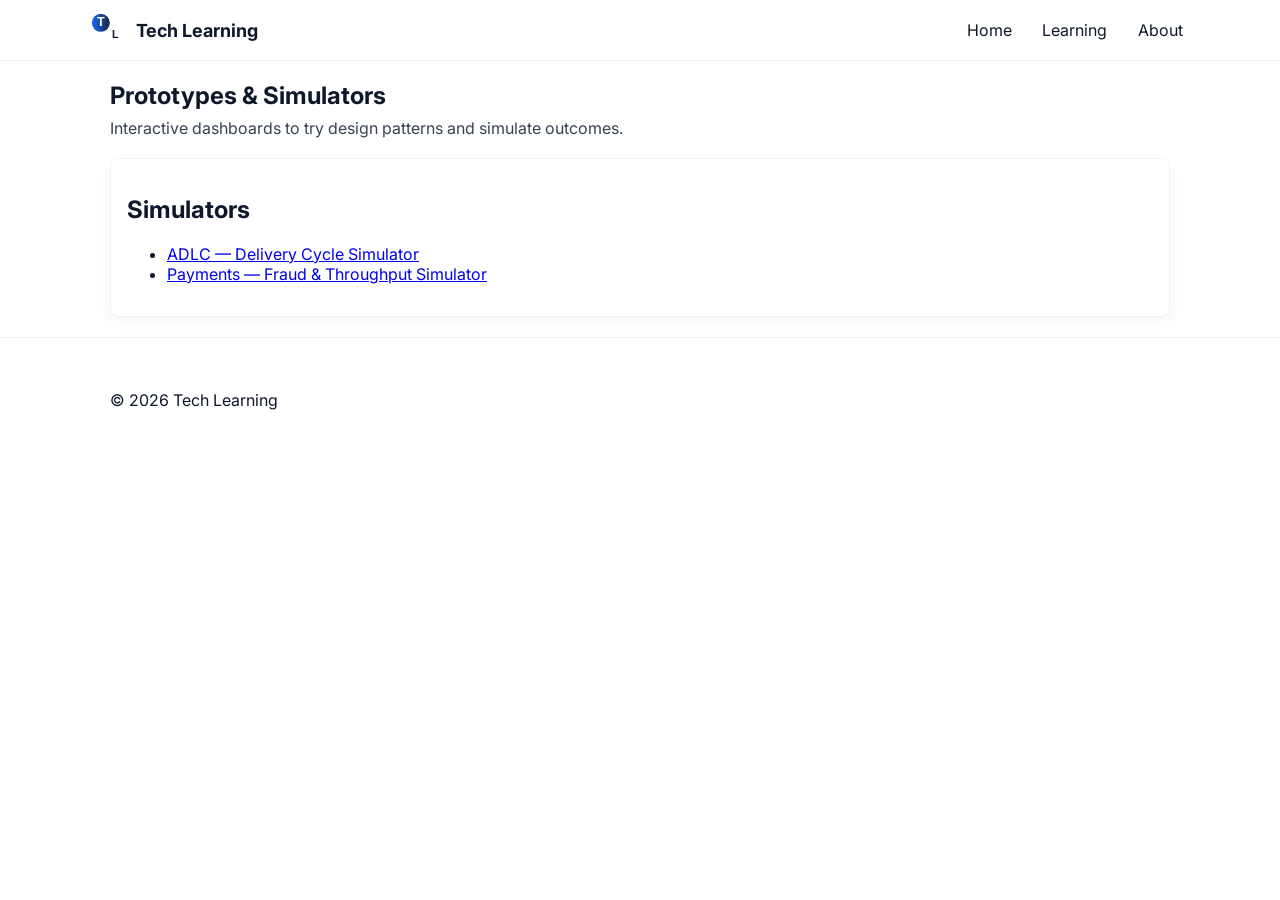
<file: prototypes.html>
<!doctype html>
<html lang="en">
<head>
  <meta charset="utf-8">
  <meta name="viewport" content="width=device-width,initial-scale=1">
  <title>Prototypes — Tech Learning</title>
  <meta name="description" content="Interactive prototypes and simulators for ADLC, Payments, and other systems.">
  <link rel="icon" href="assets/favicon.svg" type="image/svg+xml">
  <link href="https://fonts.googleapis.com/css2?family=Inter:wght@400;600;700&display=swap" rel="stylesheet">
  <link rel="stylesheet" href="styles.css">
</head>
<body>
  <header class="site-header">
    <div class="container header-inner">
      <a class="brand" href="index.html">
        <img src="assets/logo.svg" alt="Tech Learning" class="brand-logo">
        <span class="brand-text">Tech Learning</span>
      </a>
      <nav class="nav">
        <ul>
          <li><a href="index.html">Home</a></li>
          <li><a href="learning.html">Learning</a></li>
          <li><a href="about.html">About</a></li>
        </ul>
      </nav>
    </div>
  </header>

  <main class="container">
    <h1 class="page-title">Prototypes & Simulators</h1>
    <p class="lead">Interactive dashboards to try design patterns and simulate outcomes.</p>

    <section class="card">
      <h2>Simulators</h2>
      <ul>
        <li><a href="prototypes/adlc-dashboard.html">ADLC — Delivery Cycle Simulator</a></li>
        <li><a href="prototypes/payments-dashboard.html">Payments — Fraud & Throughput Simulator</a></li>
      </ul>
    </section>
  </main>

  <footer class="site-footer">
    <div class="container footer-inner">
      <p>&copy; <span id="year">2026</span> Tech Learning</p>
    </div>
  </footer>
  <script>document.getElementById('year').textContent = new Date().getFullYear();</script>
</body>
</html>
</file>
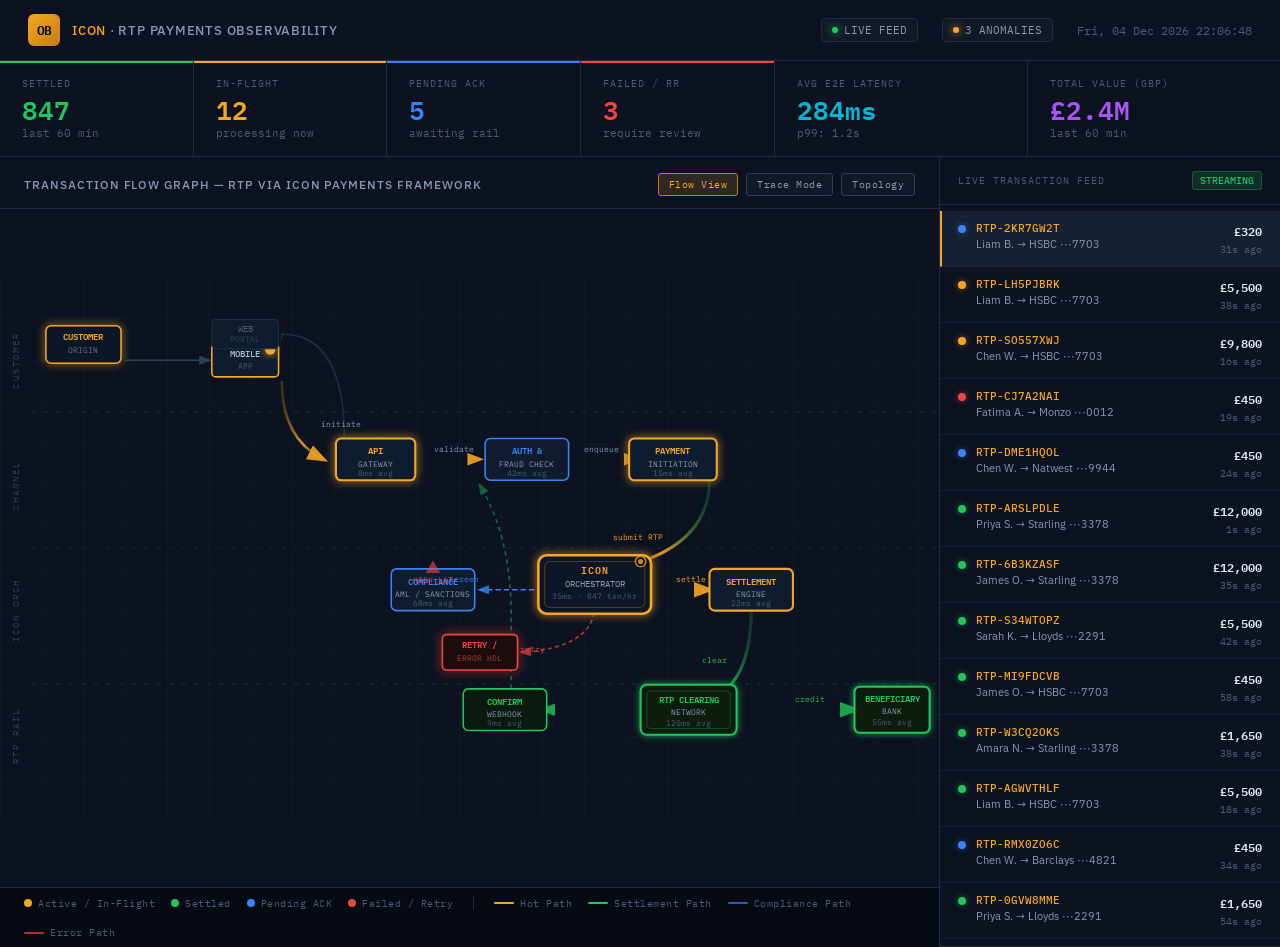
<file: rtp-observability_3.html>
<!DOCTYPE html>
<html lang="en">
<head>
<meta charset="UTF-8">
<meta name="viewport" content="width=device-width, initial-scale=1.0">
<title>RTP Payments Observability — Icon Framework</title>
<style>
  @import url('https://fonts.googleapis.com/css2?family=IBM+Plex+Mono:wght@300;400;500;600&family=IBM+Plex+Sans:wght@300;400;500;600&display=swap');

  :root {
    --bg-void: #060a12;
    --bg-panel: #0c1220;
    --bg-card: #111927;
    --bg-hover: #162033;
    --border: #1e2d42;
    --border-bright: #2a3f5a;

    --amber: #f5a623;
    --amber-dim: #c47e14;
    --amber-glow: rgba(245,166,35,0.15);
    --green: #22c55e;
    --green-dim: #16a34a;
    --red: #ef4444;
    --red-dim: #b91c1c;
    --blue: #3b82f6;
    --cyan: #06b6d4;
    --purple: #a855f7;
    --slate: #64748b;

    --text-primary: #e2eaf5;
    --text-secondary: #8899b4;
    --text-muted: #4a5c74;
    --text-mono: #a8c0d6;

    --node-settled: #22c55e;
    --node-active: #f5a623;
    --node-pending: #3b82f6;
    --node-failed: #ef4444;
  }

  * { box-sizing: border-box; margin: 0; padding: 0; }

  body {
    font-family: 'IBM Plex Sans', sans-serif;
    background: var(--bg-void);
    color: var(--text-primary);
    min-height: 100vh;
    overflow-x: hidden;
  }

  /* HEADER */
  .header {
    display: flex;
    align-items: center;
    justify-content: space-between;
    padding: 14px 28px;
    background: var(--bg-panel);
    border-bottom: 1px solid var(--border);
    position: sticky;
    top: 0;
    z-index: 100;
  }
  .header-brand {
    display: flex;
    align-items: center;
    gap: 12px;
  }
  .brand-mark {
    width: 32px; height: 32px;
    background: linear-gradient(135deg, var(--amber), var(--amber-dim));
    border-radius: 6px;
    display: flex; align-items: center; justify-content: center;
    font-family: 'IBM Plex Mono', monospace;
    font-weight: 600;
    font-size: 13px;
    color: #000;
    letter-spacing: -1px;
  }
  .brand-label {
    font-size: 13px;
    font-weight: 500;
    letter-spacing: 0.06em;
    text-transform: uppercase;
    color: var(--text-secondary);
  }
  .brand-label span { color: var(--amber); }

  .header-status {
    display: flex;
    align-items: center;
    gap: 24px;
  }
  .status-pill {
    display: flex; align-items: center; gap: 6px;
    font-family: 'IBM Plex Mono', monospace;
    font-size: 11px;
    color: var(--text-secondary);
    padding: 4px 10px;
    border: 1px solid var(--border);
    border-radius: 4px;
    background: var(--bg-card);
  }
  .status-dot {
    width: 6px; height: 6px;
    border-radius: 50%;
    animation: pulse 2s infinite;
  }
  .status-dot.live { background: var(--green); box-shadow: 0 0 8px var(--green); }
  .status-dot.warn { background: var(--amber); box-shadow: 0 0 8px var(--amber); }

  @keyframes pulse {
    0%,100% { opacity: 1; }
    50% { opacity: 0.4; }
  }

  .header-time {
    font-family: 'IBM Plex Mono', monospace;
    font-size: 12px;
    color: var(--text-muted);
  }

  /* METRICS BAR */
  .metrics-bar {
    display: flex;
    gap: 1px;
    background: var(--border);
    border-bottom: 1px solid var(--border);
  }
  .metric-tile {
    flex: 1;
    background: var(--bg-panel);
    padding: 16px 22px;
    position: relative;
    overflow: hidden;
  }
  .metric-tile::before {
    content: '';
    position: absolute;
    top: 0; left: 0; right: 0;
    height: 2px;
  }
  .metric-tile.settled::before { background: var(--green); }
  .metric-tile.active::before { background: var(--amber); }
  .metric-tile.pending::before { background: var(--blue); }
  .metric-tile.failed::before { background: var(--red); }

  .metric-label {
    font-size: 10px;
    letter-spacing: 0.1em;
    text-transform: uppercase;
    color: var(--text-muted);
    font-family: 'IBM Plex Mono', monospace;
    margin-bottom: 6px;
  }
  .metric-value {
    font-family: 'IBM Plex Mono', monospace;
    font-size: 26px;
    font-weight: 600;
    line-height: 1;
  }
  .metric-tile.settled .metric-value { color: var(--green); }
  .metric-tile.active .metric-value { color: var(--amber); }
  .metric-tile.pending .metric-value { color: var(--blue); }
  .metric-tile.failed .metric-value { color: var(--red); }

  .metric-sub {
    font-size: 11px;
    color: var(--text-muted);
    font-family: 'IBM Plex Mono', monospace;
    margin-top: 4px;
  }

  /* MAIN LAYOUT */
  .main {
    display: grid;
    grid-template-columns: 1fr 340px;
    grid-template-rows: auto 1fr;
    gap: 1px;
    background: var(--border);
    height: calc(100vh - 110px);
  }

  .graph-area {
    background: var(--bg-panel);
    grid-row: 1 / 3;
    display: flex;
    flex-direction: column;
    overflow: hidden;
  }
  .graph-header {
    padding: 16px 24px 12px;
    border-bottom: 1px solid var(--border);
    display: flex;
    align-items: center;
    justify-content: space-between;
  }
  .graph-title {
    font-size: 12px;
    letter-spacing: 0.08em;
    text-transform: uppercase;
    color: var(--text-secondary);
    font-weight: 500;
  }
  .graph-controls {
    display: flex;
    gap: 8px;
  }
  .ctrl-btn {
    font-family: 'IBM Plex Mono', monospace;
    font-size: 10px;
    padding: 4px 10px;
    border: 1px solid var(--border-bright);
    border-radius: 3px;
    background: var(--bg-card);
    color: var(--text-secondary);
    cursor: pointer;
    letter-spacing: 0.05em;
    transition: all 0.15s;
  }
  .ctrl-btn:hover { background: var(--bg-hover); color: var(--text-primary); border-color: var(--amber); }
  .ctrl-btn.active { background: var(--amber-glow); color: var(--amber); border-color: var(--amber-dim); }

  /* SVG GRAPH */
  .graph-canvas {
    flex: 1;
    position: relative;
    overflow: hidden;
  }
  #graph-svg {
    width: 100%;
    height: 100%;
  }

  /* NODE TOOLTIP */
  .tooltip {
    position: absolute;
    background: var(--bg-card);
    border: 1px solid var(--border-bright);
    border-radius: 6px;
    padding: 12px 14px;
    font-family: 'IBM Plex Mono', monospace;
    font-size: 11px;
    color: var(--text-primary);
    pointer-events: none;
    opacity: 0;
    transition: opacity 0.15s;
    z-index: 200;
    min-width: 220px;
    box-shadow: 0 8px 32px rgba(0,0,0,0.6);
  }
  .tooltip.visible { opacity: 1; }
  .tooltip-title {
    font-size: 12px;
    font-weight: 600;
    color: var(--amber);
    margin-bottom: 8px;
    padding-bottom: 6px;
    border-bottom: 1px solid var(--border);
  }
  .tooltip-row {
    display: flex;
    justify-content: space-between;
    gap: 16px;
    margin-top: 4px;
    color: var(--text-secondary);
  }
  .tooltip-row span:last-child { color: var(--text-primary); }

  /* RIGHT PANELS */
  .panel-top {
    background: var(--bg-panel);
    overflow: hidden;
    display: flex;
    flex-direction: column;
  }
  .panel-bottom {
    background: var(--bg-panel);
    overflow: hidden;
    display: flex;
    flex-direction: column;
  }
  .panel-header {
    padding: 14px 18px;
    border-bottom: 1px solid var(--border);
    display: flex;
    align-items: center;
    justify-content: space-between;
    flex-shrink: 0;
  }
  .panel-label {
    font-size: 10px;
    letter-spacing: 0.1em;
    text-transform: uppercase;
    color: var(--text-muted);
    font-family: 'IBM Plex Mono', monospace;
  }
  .badge {
    font-family: 'IBM Plex Mono', monospace;
    font-size: 10px;
    padding: 2px 7px;
    border-radius: 3px;
    font-weight: 500;
  }
  .badge.live { background: rgba(34,197,94,0.15); color: var(--green); border: 1px solid rgba(34,197,94,0.3); }
  .badge.alert { background: rgba(239,68,68,0.15); color: var(--red); border: 1px solid rgba(239,68,68,0.3); }

  /* TRANSACTION FEED */
  .txn-feed {
    overflow-y: auto;
    flex: 1;
    padding: 6px 0;
  }
  .txn-feed::-webkit-scrollbar { width: 4px; }
  .txn-feed::-webkit-scrollbar-track { background: transparent; }
  .txn-feed::-webkit-scrollbar-thumb { background: var(--border-bright); border-radius: 2px; }

  .txn-item {
    padding: 10px 18px;
    border-bottom: 1px solid rgba(30,45,66,0.5);
    cursor: pointer;
    transition: background 0.1s;
    display: grid;
    grid-template-columns: 8px 1fr auto;
    gap: 10px;
    align-items: start;
  }
  .txn-item:hover { background: var(--bg-hover); }
  .txn-item.selected { background: var(--bg-hover); border-left: 2px solid var(--amber); padding-left: 16px; }

  .txn-state-dot {
    width: 8px; height: 8px;
    border-radius: 50%;
    margin-top: 4px;
    flex-shrink: 0;
  }
  .txn-state-dot.settled { background: var(--green); box-shadow: 0 0 6px rgba(34,197,94,0.5); }
  .txn-state-dot.active  { background: var(--amber); box-shadow: 0 0 6px rgba(245,166,35,0.5); animation: pulse 1.5s infinite; }
  .txn-state-dot.pending { background: var(--blue);  box-shadow: 0 0 6px rgba(59,130,246,0.5); }
  .txn-state-dot.failed  { background: var(--red);   box-shadow: 0 0 6px rgba(239,68,68,0.5); }

  .txn-meta { min-width: 0; }
  .txn-id {
    font-family: 'IBM Plex Mono', monospace;
    font-size: 11px;
    color: var(--amber);
    font-weight: 500;
    white-space: nowrap;
    overflow: hidden;
    text-overflow: ellipsis;
  }
  .txn-desc {
    font-size: 11px;
    color: var(--text-secondary);
    margin-top: 2px;
    white-space: nowrap;
    overflow: hidden;
    text-overflow: ellipsis;
  }
  .txn-amount {
    font-family: 'IBM Plex Mono', monospace;
    font-size: 12px;
    font-weight: 600;
    color: var(--text-primary);
    text-align: right;
    white-space: nowrap;
  }
  .txn-time {
    font-family: 'IBM Plex Mono', monospace;
    font-size: 10px;
    color: var(--text-muted);
    margin-top: 2px;
    text-align: right;
  }

  /* LATENCY PANEL */
  .latency-section {
    padding: 12px 18px;
    flex: 1;
    overflow-y: auto;
  }
  .hop-row {
    margin-bottom: 12px;
  }
  .hop-label-row {
    display: flex;
    justify-content: space-between;
    margin-bottom: 4px;
    font-family: 'IBM Plex Mono', monospace;
    font-size: 11px;
    color: var(--text-secondary);
  }
  .hop-label-row span:last-child { color: var(--text-primary); }
  .hop-bar-track {
    height: 6px;
    background: var(--bg-void);
    border-radius: 3px;
    overflow: hidden;
  }
  .hop-bar-fill {
    height: 100%;
    border-radius: 3px;
    transition: width 0.8s cubic-bezier(0.4,0,0.2,1);
  }
  .hop-bar-fill.good  { background: linear-gradient(90deg, var(--green-dim), var(--green)); }
  .hop-bar-fill.warn  { background: linear-gradient(90deg, var(--amber-dim), var(--amber)); }
  .hop-bar-fill.crit  { background: linear-gradient(90deg, var(--red-dim), var(--red)); }

  /* LEGEND */
  .legend-strip {
    display: flex;
    gap: 16px;
    padding: 8px 24px;
    border-top: 1px solid var(--border);
    background: var(--bg-void);
    flex-wrap: wrap;
  }
  .legend-item {
    display: flex; align-items: center; gap: 6px;
    font-size: 10px;
    font-family: 'IBM Plex Mono', monospace;
    color: var(--text-muted);
    letter-spacing: 0.05em;
  }
  .legend-dot {
    width: 8px; height: 8px;
    border-radius: 50%;
  }
  .legend-line {
    width: 20px; height: 2px;
    border-radius: 1px;
  }
</style>
</head>
<body>

<!-- HEADER -->
<header class="header">
  <div class="header-brand">
    <div class="brand-mark">OB</div>
    <div class="brand-label"><span>Icon</span> · RTP Payments Observability</div>
  </div>
  <div class="header-status">
    <div class="status-pill">
      <div class="status-dot live"></div>
      LIVE FEED
    </div>
    <div class="status-pill">
      <div class="status-dot warn"></div>
      3 ANOMALIES
    </div>
    <div class="header-time" id="clock">—</div>
  </div>
</header>

<!-- METRICS BAR -->
<div class="metrics-bar">
  <div class="metric-tile settled">
    <div class="metric-label">Settled</div>
    <div class="metric-value" id="cnt-settled">847</div>
    <div class="metric-sub">last 60 min</div>
  </div>
  <div class="metric-tile active">
    <div class="metric-label">In-Flight</div>
    <div class="metric-value" id="cnt-active">12</div>
    <div class="metric-sub">processing now</div>
  </div>
  <div class="metric-tile pending">
    <div class="metric-label">Pending ACK</div>
    <div class="metric-value" id="cnt-pending">5</div>
    <div class="metric-sub">awaiting rail</div>
  </div>
  <div class="metric-tile failed">
    <div class="metric-label">Failed / RR</div>
    <div class="metric-value" id="cnt-failed">3</div>
    <div class="metric-sub">require review</div>
  </div>
  <div class="metric-tile" style="flex:1.4">
    <div class="metric-label">Avg E2E Latency</div>
    <div class="metric-value" style="color:var(--cyan)" id="avg-latency">284ms</div>
    <div class="metric-sub">p99: 1.2s</div>
  </div>
  <div class="metric-tile" style="flex:1.4">
    <div class="metric-label">Total Value (GBP)</div>
    <div class="metric-value" style="color:var(--purple)" id="total-value">£2.4M</div>
    <div class="metric-sub">last 60 min</div>
  </div>
</div>

<!-- MAIN LAYOUT -->
<div class="main">

  <!-- GRAPH AREA -->
  <div class="graph-area">
    <div class="graph-header">
      <div class="graph-title">Transaction Flow Graph — RTP via Icon Payments Framework</div>
      <div class="graph-controls">
        <button class="ctrl-btn active" onclick="setView('flow')">Flow View</button>
        <button class="ctrl-btn" onclick="setView('trace')">Trace Mode</button>
        <button class="ctrl-btn" onclick="setView('topo')">Topology</button>
      </div>
    </div>
    <div class="graph-canvas">
      <svg id="graph-svg" viewBox="0 0 900 520" preserveAspectRatio="xMidYMid meet">
        <defs>
          <!-- GLOW FILTERS -->
          <filter id="glow-amber" x="-50%" y="-50%" width="200%" height="200%">
            <feGaussianBlur stdDeviation="4" result="blur"/>
            <feMerge><feMergeNode in="blur"/><feMergeNode in="SourceGraphic"/></feMerge>
          </filter>
          <filter id="glow-green" x="-50%" y="-50%" width="200%" height="200%">
            <feGaussianBlur stdDeviation="3" result="blur"/>
            <feMerge><feMergeNode in="blur"/><feMergeNode in="SourceGraphic"/></feMerge>
          </filter>
          <filter id="glow-red" x="-50%" y="-50%" width="200%" height="200%">
            <feGaussianBlur stdDeviation="5" result="blur"/>
            <feMerge><feMergeNode in="blur"/><feMergeNode in="SourceGraphic"/></feMerge>
          </filter>
          <filter id="glow-blue">
            <feGaussianBlur stdDeviation="3" result="blur"/>
            <feMerge><feMergeNode in="blur"/><feMergeNode in="SourceGraphic"/></feMerge>
          </filter>

          <!-- ARROWHEADS -->
          <marker id="arrow-green" markerWidth="8" markerHeight="8" refX="6" refY="3" orient="auto">
            <path d="M0,0 L0,6 L8,3 z" fill="#22c55e" opacity="0.8"/>
          </marker>
          <marker id="arrow-amber" markerWidth="8" markerHeight="8" refX="6" refY="3" orient="auto">
            <path d="M0,0 L0,6 L8,3 z" fill="#f5a623" opacity="0.9"/>
          </marker>
          <marker id="arrow-red" markerWidth="8" markerHeight="8" refX="6" refY="3" orient="auto">
            <path d="M0,0 L0,6 L8,3 z" fill="#ef4444" opacity="0.9"/>
          </marker>
          <marker id="arrow-muted" markerWidth="8" markerHeight="8" refX="6" refY="3" orient="auto">
            <path d="M0,0 L0,6 L8,3 z" fill="#2a3f5a"/>
          </marker>
          <marker id="arrow-blue" markerWidth="8" markerHeight="8" refX="6" refY="3" orient="auto">
            <path d="M0,0 L0,6 L8,3 z" fill="#3b82f6" opacity="0.8"/>
          </marker>

          <!-- ANIMATED GRADIENT FOR ACTIVE EDGES -->
          <linearGradient id="flow-grad-1" x1="0%" y1="0%" x2="100%" y2="0%">
            <stop offset="0%" stop-color="#f5a623" stop-opacity="0.2"/>
            <stop offset="50%" stop-color="#f5a623" stop-opacity="0.9"/>
            <stop offset="100%" stop-color="#22c55e" stop-opacity="0.2"/>
          </linearGradient>
          <linearGradient id="flow-grad-2" x1="0%" y1="0%" x2="100%" y2="0%">
            <stop offset="0%" stop-color="#22c55e" stop-opacity="0.2"/>
            <stop offset="50%" stop-color="#22c55e" stop-opacity="0.8"/>
            <stop offset="100%" stop-color="#22c55e" stop-opacity="0.2"/>
          </linearGradient>
          <linearGradient id="flow-grad-fail" x1="0%" y1="0%" x2="100%" y2="0%">
            <stop offset="0%" stop-color="#ef4444" stop-opacity="0.2"/>
            <stop offset="50%" stop-color="#ef4444" stop-opacity="0.9"/>
            <stop offset="100%" stop-color="#ef4444" stop-opacity="0.2"/>
          </linearGradient>
          <linearGradient id="flow-grad-blue" x1="0%" y1="0%" x2="100%" y2="0%">
            <stop offset="0%" stop-color="#3b82f6" stop-opacity="0.2"/>
            <stop offset="50%" stop-color="#3b82f6" stop-opacity="0.8"/>
            <stop offset="100%" stop-color="#3b82f6" stop-opacity="0.2"/>
          </linearGradient>

          <!-- GRID PATTERN -->
          <pattern id="grid" width="40" height="40" patternUnits="userSpaceOnUse">
            <path d="M 40 0 L 0 0 0 40" fill="none" stroke="#1a2535" stroke-width="0.5"/>
          </pattern>
        </defs>

        <!-- BACKGROUND GRID -->
        <rect width="900" height="520" fill="url(#grid)"/>
        <rect width="900" height="520" fill="url(#bg-radial)" opacity="0.4"/>

        <!-- SWIMLANE LABELS -->
        <text x="18" y="80" font-family="IBM Plex Mono" font-size="9" fill="#2a3f5a" letter-spacing="2" transform="rotate(-90,18,80)" text-anchor="middle">CUSTOMER</text>
        <text x="18" y="200" font-family="IBM Plex Mono" font-size="9" fill="#2a3f5a" letter-spacing="2" transform="rotate(-90,18,200)" text-anchor="middle">CHANNEL</text>
        <text x="18" y="320" font-family="IBM Plex Mono" font-size="9" fill="#2a3f5a" letter-spacing="2" transform="rotate(-90,18,320)" text-anchor="middle">ICON ORCH</text>
        <text x="18" y="440" font-family="IBM Plex Mono" font-size="9" fill="#2a3f5a" letter-spacing="2" transform="rotate(-90,18,440)" text-anchor="middle">RTP RAIL</text>

        <!-- SWIMLANE DIVIDERS -->
        <line x1="30" y1="130" x2="900" y2="130" stroke="#1a2535" stroke-width="1" stroke-dasharray="4,8"/>
        <line x1="30" y1="260" x2="900" y2="260" stroke="#1a2535" stroke-width="1" stroke-dasharray="4,8"/>
        <line x1="30" y1="390" x2="900" y2="390" stroke="#1a2535" stroke-width="1" stroke-dasharray="4,8"/>

        <!-- ═══════════════════════════════ EDGES ═══════════════════════════════ -->

        <!-- Customer → Mobile App (same lane) -->
        <path d="M 120,80 Q 170,80 200,80" stroke="#2a3f5a" stroke-width="1.5" fill="none" marker-end="url(#arrow-muted)"/>

        <!-- Mobile App → API Gateway -->
        <path d="M 270,100 Q 270,155 310,175" stroke="url(#flow-grad-1)" stroke-width="2.5" fill="none" marker-end="url(#arrow-amber)" stroke-dasharray="0">
          <animate attributeName="stroke-dashoffset" values="0;-20" dur="0.8s" repeatCount="indefinite"/>
        </path>

        <!-- Web Portal → API Gateway -->
        <path d="M 270,60 L 270,55 Q 330,55 330,155 L 330,170" stroke="#1e2d42" stroke-width="1.5" fill="none" marker-end="url(#arrow-muted)"/>

        <!-- API Gateway → Auth / Fraud Check -->
        <path d="M 400,175 L 460,175" stroke="url(#flow-grad-1)" stroke-width="2" fill="none" marker-end="url(#arrow-amber)"/>

        <!-- Auth → Payment Initiation -->
        <path d="M 550,175 L 610,175" stroke="url(#flow-grad-1)" stroke-width="2" fill="none" marker-end="url(#arrow-amber)"/>

        <!-- Payment Initiation → Icon Orchestrator (key hop) -->
        <path d="M 680,195 Q 680,260 590,280" stroke="url(#flow-grad-1)" stroke-width="3" fill="none" marker-end="url(#arrow-amber)">
        </path>

        <!-- Icon Orchestrator → Compliance/AML -->
        <path d="M 520,300 L 460,300" stroke="#3b82f6" stroke-width="1.5" fill="none" marker-end="url(#arrow-blue)" stroke-dasharray="5,3"/>

        <!-- Icon Orchestrator → Settlement Engine -->
        <path d="M 620,300 L 680,300" stroke="url(#flow-grad-1)" stroke-width="2.5" fill="none" marker-end="url(#arrow-amber)"/>

        <!-- Icon Orchestrator → Retry/Error (failed path) -->
        <path d="M 570,315 Q 570,355 500,360" stroke="#ef4444" stroke-width="1.5" fill="none" marker-end="url(#arrow-red)" stroke-dasharray="4,3" opacity="0.7"/>

        <!-- Settlement Engine → RTP Clearing -->
        <path d="M 720,320 Q 720,390 680,405" stroke="url(#flow-grad-2)" stroke-width="3" fill="none" marker-end="url(#arrow-green)"/>

        <!-- RTP Clearing → Confirmation / Webhook -->
        <path d="M 590,415 L 520,415" stroke="url(#flow-grad-2)" stroke-width="2" fill="none" marker-end="url(#arrow-green)"/>

        <!-- Confirmation → Notification (back up) -->
        <path d="M 490,395 Q 490,350 490,325 Q 490,250 460,200" stroke="#22c55e" stroke-width="1.5" fill="none" marker-end="url(#arrow-green)" stroke-dasharray="4,4" opacity="0.5"/>

        <!-- RTP Clearing → Beneficiary Bank -->
        <path d="M 750,415 L 820,415" stroke="url(#flow-grad-2)" stroke-width="2.5" fill="none" marker-end="url(#arrow-green)"/>

        <!-- ═══════════════════════════════ NODES ═══════════════════════════════ -->

        <!-- CUSTOMER LAYER -->
        <!-- Node: Customer -->
        <g class="node" data-id="customer" data-type="source" data-state="active" data-latency="0ms" data-txns="847" data-label="Customer Origin" transform="translate(80,65)">
          <rect x="-36" y="-18" width="72" height="36" rx="5" fill="#111927" stroke="#f5a623" stroke-width="1.5" filter="url(#glow-amber)"/>
          <text y="-4" text-anchor="middle" font-family="IBM Plex Mono" font-size="9" fill="#f5a623" font-weight="600">CUSTOMER</text>
          <text y="8" text-anchor="middle" font-family="IBM Plex Mono" font-size="8" fill="#64748b">ORIGIN</text>
        </g>

        <!-- Node: Mobile App -->
        <g class="node" data-id="mobile" data-state="active" data-latency="12ms" data-txns="612" data-label="Mobile Banking App" transform="translate(235,80)">
          <rect x="-32" y="-16" width="64" height="32" rx="4" fill="#0f1c2e" stroke="#f5a623" stroke-width="1.5"/>
          <text y="-3" text-anchor="middle" font-family="IBM Plex Mono" font-size="9" fill="#a8c0d6" font-weight="500">MOBILE</text>
          <text y="8" text-anchor="middle" font-family="IBM Plex Mono" font-size="8" fill="#4a5c74">APP</text>
          <circle cx="24" cy="-10" r="4" fill="#f5a623" filter="url(#glow-amber)">
            <animate attributeName="r" values="4;5;4" dur="2s" repeatCount="indefinite"/>
          </circle>
        </g>

        <!-- Node: Web Portal -->
        <g class="node" data-id="web" data-state="settled" data-latency="18ms" data-txns="235" data-label="Web Banking Portal" transform="translate(235,55)">
          <rect x="-32" y="-14" width="64" height="28" rx="4" fill="#0f1c2e" stroke="#1e2d42" stroke-width="1"/>
          <text y="-2" text-anchor="middle" font-family="IBM Plex Mono" font-size="9" fill="#4a5c74">WEB</text>
          <text y="8" text-anchor="middle" font-family="IBM Plex Mono" font-size="8" fill="#2a3f5a">PORTAL</text>
        </g>

        <!-- CHANNEL LAYER -->
        <!-- Node: API Gateway -->
        <g class="node" data-id="api-gw" data-state="active" data-latency="8ms" data-txns="847" data-label="API Gateway" transform="translate(360,175)">
          <rect x="-38" y="-20" width="76" height="40" rx="5" fill="#0f1c2e" stroke="#f5a623" stroke-width="2" filter="url(#glow-amber)"/>
          <text y="-5" text-anchor="middle" font-family="IBM Plex Mono" font-size="9" fill="#f5a623" font-weight="600">API</text>
          <text y="7" text-anchor="middle" font-family="IBM Plex Mono" font-size="8" fill="#8899b4">GATEWAY</text>
          <text y="16" text-anchor="middle" font-family="IBM Plex Mono" font-size="8" fill="#4a5c74">8ms avg</text>
        </g>

        <!-- Node: Auth / Fraud -->
        <g class="node" data-id="auth" data-state="active" data-latency="42ms" data-txns="847" data-label="Auth & Fraud Screening" transform="translate(505,175)">
          <rect x="-40" y="-20" width="80" height="40" rx="5" fill="#0f1c2e" stroke="#3b82f6" stroke-width="1.5"/>
          <text y="-5" text-anchor="middle" font-family="IBM Plex Mono" font-size="9" fill="#3b82f6" font-weight="600">AUTH &amp;</text>
          <text y="7" text-anchor="middle" font-family="IBM Plex Mono" font-size="8" fill="#8899b4">FRAUD CHECK</text>
          <text y="16" text-anchor="middle" font-family="IBM Plex Mono" font-size="8" fill="#4a5c74">42ms avg</text>
        </g>

        <!-- Node: Payment Initiation -->
        <g class="node" data-id="pay-init" data-state="active" data-latency="15ms" data-txns="847" data-label="Payment Initiation Service" transform="translate(645,175)">
          <rect x="-42" y="-20" width="84" height="40" rx="5" fill="#0f1c2e" stroke="#f5a623" stroke-width="2" filter="url(#glow-amber)"/>
          <text y="-5" text-anchor="middle" font-family="IBM Plex Mono" font-size="9" fill="#f5a623" font-weight="600">PAYMENT</text>
          <text y="7" text-anchor="middle" font-family="IBM Plex Mono" font-size="8" fill="#8899b4">INITIATION</text>
          <text y="16" text-anchor="middle" font-family="IBM Plex Mono" font-size="8" fill="#4a5c74">15ms avg</text>
        </g>

        <!-- ICON ORCHESTRATION LAYER -->
        <!-- Node: Icon Orchestrator (CENTRAL) -->
        <g class="node" data-id="icon-orch" data-state="active" data-latency="35ms" data-txns="847" data-label="Icon Payments Orchestrator" transform="translate(570,295)">
          <rect x="-54" y="-28" width="108" height="56" rx="8" fill="#0c1628" stroke="#f5a623" stroke-width="2.5" filter="url(#glow-amber)"/>
          <!-- Decorative inner border -->
          <rect x="-48" y="-22" width="96" height="44" rx="5" fill="none" stroke="#f5a62344" stroke-width="1"/>
          <text y="-10" text-anchor="middle" font-family="IBM Plex Mono" font-size="10" fill="#f5a623" font-weight="600" letter-spacing="1">ICON</text>
          <text y="2" text-anchor="middle" font-family="IBM Plex Mono" font-size="9" fill="#8899b4">ORCHESTRATOR</text>
          <text y="14" text-anchor="middle" font-family="IBM Plex Mono" font-size="8" fill="#4a5c74">35ms · 847 txn/hr</text>
          <!-- Activity indicator -->
          <circle cx="44" cy="-22" r="5" fill="#060a12" stroke="#f5a623" stroke-width="1.5">
            <animate attributeName="stroke-opacity" values="1;0.3;1" dur="1.5s" repeatCount="indefinite"/>
          </circle>
          <circle cx="44" cy="-22" r="2.5" fill="#f5a623">
            <animate attributeName="opacity" values="1;0.4;1" dur="1.5s" repeatCount="indefinite"/>
          </circle>
        </g>

        <!-- Node: Compliance / AML -->
        <g class="node" data-id="aml" data-state="pending" data-latency="68ms" data-txns="847" data-label="Compliance & AML Engine" transform="translate(415,300)">
          <rect x="-40" y="-20" width="80" height="40" rx="5" fill="#0f1c2e" stroke="#3b82f6" stroke-width="1.5"/>
          <text y="-5" text-anchor="middle" font-family="IBM Plex Mono" font-size="9" fill="#3b82f6" font-weight="600">COMPLIANCE</text>
          <text y="7" text-anchor="middle" font-family="IBM Plex Mono" font-size="8" fill="#8899b4">AML / SANCTIONS</text>
          <text y="16" text-anchor="middle" font-family="IBM Plex Mono" font-size="8" fill="#4a5c74">68ms avg</text>
        </g>

        <!-- Node: Settlement Engine -->
        <g class="node" data-id="settlement" data-state="active" data-latency="22ms" data-txns="847" data-label="Settlement Engine" transform="translate(720,300)">
          <rect x="-40" y="-20" width="80" height="40" rx="5" fill="#0f1c2e" stroke="#f5a623" stroke-width="2"/>
          <text y="-5" text-anchor="middle" font-family="IBM Plex Mono" font-size="9" fill="#f5a623" font-weight="600">SETTLEMENT</text>
          <text y="7" text-anchor="middle" font-family="IBM Plex Mono" font-size="8" fill="#8899b4">ENGINE</text>
          <text y="16" text-anchor="middle" font-family="IBM Plex Mono" font-size="8" fill="#4a5c74">22ms avg</text>
        </g>

        <!-- Node: Retry / Error Handler -->
        <g class="node" data-id="retry" data-state="failed" data-latency="—" data-txns="3" data-label="Retry & Error Handler" transform="translate(460,360)">
          <rect x="-36" y="-17" width="72" height="34" rx="4" fill="#1a0a0a" stroke="#ef4444" stroke-width="1.5" filter="url(#glow-red)"/>
          <text y="-4" text-anchor="middle" font-family="IBM Plex Mono" font-size="9" fill="#ef4444" font-weight="600">RETRY /</text>
          <text y="8" text-anchor="middle" font-family="IBM Plex Mono" font-size="8" fill="#ef4444" opacity="0.7">ERROR HDL</text>
        </g>

        <!-- RTP RAIL LAYER -->
        <!-- Node: RTP Clearing -->
        <g class="node" data-id="rtp-clear" data-state="settled" data-latency="120ms" data-txns="844" data-label="RTP Clearing Network" transform="translate(660,415)">
          <rect x="-46" y="-24" width="92" height="48" rx="6" fill="#091a0f" stroke="#22c55e" stroke-width="2" filter="url(#glow-green)"/>
          <rect x="-40" y="-18" width="80" height="36" rx="4" fill="none" stroke="#22c55e44" stroke-width="1"/>
          <text y="-6" text-anchor="middle" font-family="IBM Plex Mono" font-size="9" fill="#22c55e" font-weight="600">RTP CLEARING</text>
          <text y="5" text-anchor="middle" font-family="IBM Plex Mono" font-size="8" fill="#8899b4">NETWORK</text>
          <text y="16" text-anchor="middle" font-family="IBM Plex Mono" font-size="8" fill="#4a5c74">120ms avg</text>
        </g>

        <!-- Node: Confirmation / Webhook -->
        <g class="node" data-id="confirm" data-state="settled" data-latency="9ms" data-txns="844" data-label="Confirmation & Webhook" transform="translate(484,415)">
          <rect x="-40" y="-20" width="80" height="40" rx="5" fill="#091a0f" stroke="#22c55e" stroke-width="1.5"/>
          <text y="-5" text-anchor="middle" font-family="IBM Plex Mono" font-size="9" fill="#22c55e" font-weight="600">CONFIRM</text>
          <text y="7" text-anchor="middle" font-family="IBM Plex Mono" font-size="8" fill="#8899b4">WEBHOOK</text>
          <text y="16" text-anchor="middle" font-family="IBM Plex Mono" font-size="8" fill="#4a5c74">9ms avg</text>
        </g>

        <!-- Node: Beneficiary Bank -->
        <g class="node" data-id="beneficiary" data-state="settled" data-latency="55ms" data-txns="844" data-label="Beneficiary Bank" transform="translate(855,415)">
          <rect x="-36" y="-22" width="72" height="44" rx="5" fill="#091a0f" stroke="#22c55e" stroke-width="2" filter="url(#glow-green)"/>
          <text y="-7" text-anchor="middle" font-family="IBM Plex Mono" font-size="9" fill="#22c55e" font-weight="600">BENEFICIARY</text>
          <text y="4" text-anchor="middle" font-family="IBM Plex Mono" font-size="8" fill="#8899b4">BANK</text>
          <text y="15" text-anchor="middle" font-family="IBM Plex Mono" font-size="8" fill="#4a5c74">55ms avg</text>
        </g>

        <!-- ═════════════ EDGE LABELS ═════════════ -->
        <text x="308" y="144" font-family="IBM Plex Mono" font-size="8" fill="#8899b4">initiate</text>
        <text x="416" y="168" font-family="IBM Plex Mono" font-size="8" fill="#8899b4">validate</text>
        <text x="560" y="168" font-family="IBM Plex Mono" font-size="8" fill="#8899b4">enqueue</text>
        <text x="588" y="252" font-family="IBM Plex Mono" font-size="8" fill="#f5a623">submit RTP</text>
        <text x="430" y="293" font-family="IBM Plex Mono" font-size="8" fill="#3b82f6">screen</text>
        <text x="648" y="293" font-family="IBM Plex Mono" font-size="8" fill="#f5a623">settle</text>
        <text x="673" y="370" font-family="IBM Plex Mono" font-size="8" fill="#22c55e">clear</text>
        <text x="762" y="408" font-family="IBM Plex Mono" font-size="8" fill="#22c55e">credit</text>
        <text x="498" y="360" font-family="IBM Plex Mono" font-size="8" fill="#ef4444">retry</text>

        <!-- ANOMALY MARKERS -->
        <g transform="translate(415,280)">
          <polygon points="0,-8 7,4 -7,4" fill="#ef4444" opacity="0.9">
            <animate attributeName="opacity" values="0.9;0.3;0.9" dur="1s" repeatCount="indefinite"/>
          </polygon>
          <text y="14" text-anchor="middle" font-family="IBM Plex Mono" font-size="8" fill="#ef4444">HIGH LAT</text>
        </g>

      </svg>
      <div class="tooltip" id="tooltip">
        <div class="tooltip-title" id="tt-title">—</div>
        <div class="tooltip-row"><span>State</span><span id="tt-state">—</span></div>
        <div class="tooltip-row"><span>Avg Latency</span><span id="tt-latency">—</span></div>
        <div class="tooltip-row"><span>Txn Volume</span><span id="tt-txns">—</span></div>
        <div class="tooltip-row"><span>Type</span><span id="tt-type">Processing Node</span></div>
      </div>
    </div>
    <!-- LEGEND -->
    <div class="legend-strip">
      <div class="legend-item"><div class="legend-dot" style="background:#f5a623"></div> Active / In-Flight</div>
      <div class="legend-item"><div class="legend-dot" style="background:#22c55e"></div> Settled</div>
      <div class="legend-item"><div class="legend-dot" style="background:#3b82f6"></div> Pending ACK</div>
      <div class="legend-item"><div class="legend-dot" style="background:#ef4444"></div> Failed / Retry</div>
      <div style="width:1px;background:var(--border);height:14px;margin:0 4px"></div>
      <div class="legend-item"><div class="legend-line" style="background:var(--amber)"></div> Hot Path</div>
      <div class="legend-item"><div class="legend-line" style="background:#22c55e"></div> Settlement Path</div>
      <div class="legend-item"><div class="legend-line" style="background:#3b82f6; opacity:0.7"></div> Compliance Path</div>
      <div class="legend-item"><div class="legend-line" style="background:#ef4444; opacity:0.7"></div> Error Path</div>
    </div>
  </div>

  <!-- RIGHT: TRANSACTION FEED -->
  <div class="panel-top">
    <div class="panel-header">
      <div class="panel-label">Live Transaction Feed</div>
      <div class="badge live">STREAMING</div>
    </div>
    <div class="txn-feed" id="txn-feed">
      <!-- Injected by JS -->
    </div>
  </div>

  <!-- RIGHT: LATENCY HEATMAP -->
  <div class="panel-bottom">
    <div class="panel-header">
      <div class="panel-label">Hop Latency — P95</div>
      <div class="badge alert">1 BREACH</div>
    </div>
    <div class="latency-section">
      <div class="hop-row">
        <div class="hop-label-row"><span>Customer → API GW</span><span>20ms</span></div>
        <div class="hop-bar-track"><div class="hop-bar-fill good" style="width:8%"></div></div>
      </div>
      <div class="hop-row">
        <div class="hop-label-row"><span>API GW → Auth/Fraud</span><span>58ms</span></div>
        <div class="hop-bar-track"><div class="hop-bar-fill good" style="width:22%"></div></div>
      </div>
      <div class="hop-row">
        <div class="hop-label-row"><span>Auth → Pay Initiation</span><span>18ms</span></div>
        <div class="hop-bar-track"><div class="hop-bar-fill good" style="width:7%"></div></div>
      </div>
      <div class="hop-row">
        <div class="hop-label-row"><span>Pay Init → Icon Orch</span><span>42ms</span></div>
        <div class="hop-bar-track"><div class="hop-bar-fill good" style="width:16%"></div></div>
      </div>
      <div class="hop-row">
        <div class="hop-label-row"><span>Icon → AML/Compliance</span><span style="color:#ef4444">312ms ⚠</span></div>
        <div class="hop-bar-track"><div class="hop-bar-fill crit" style="width:100%"></div></div>
      </div>
      <div class="hop-row">
        <div class="hop-label-row"><span>Icon → Settlement Eng</span><span>28ms</span></div>
        <div class="hop-bar-track"><div class="hop-bar-fill good" style="width:11%"></div></div>
      </div>
      <div class="hop-row">
        <div class="hop-label-row"><span>Settlement → RTP Clear</span><span>145ms</span></div>
        <div class="hop-bar-track"><div class="hop-bar-fill warn" style="width:54%"></div></div>
      </div>
      <div class="hop-row">
        <div class="hop-label-row"><span>RTP → Beneficiary Bank</span><span>68ms</span></div>
        <div class="hop-bar-track"><div class="hop-bar-fill good" style="width:26%"></div></div>
      </div>
      <div class="hop-row">
        <div class="hop-label-row"><span>Confirm Webhook</span><span>11ms</span></div>
        <div class="hop-bar-track"><div class="hop-bar-fill good" style="width:4%"></div></div>
      </div>
    </div>
  </div>

</div>

<script>
  // ─── CLOCK ───────────────────────────────────────────────
  function updateClock() {
    const now = new Date();
    document.getElementById('clock').textContent =
      now.toUTCString().replace('GMT','UTC').split(' ').slice(0,5).join(' ');
  }
  setInterval(updateClock, 1000);
  updateClock();

  // ─── TRANSACTION DATA ────────────────────────────────────
  const names = ['Sarah K.','James O.','Amara N.','Chen W.','Liam B.','Fatima A.','Oliver R.','Priya S.'];
  const targets = ['Barclays ···4821','HSBC ···7703','Lloyds ···2291','Natwest ···9944','Monzo ···0012','Starling ···3378'];
  const states = ['settled','settled','settled','settled','active','active','pending','failed'];
  const amounts = ['£2,500','£850','£12,000','£450','£3,200','£75','£9,800','£1,650','£320','£5,500'];

  function randEl(arr) { return arr[Math.floor(Math.random() * arr.length)]; }
  function randId() { return 'RTP-' + Math.random().toString(36).substr(2,8).toUpperCase(); }
  function secAgo() {
    const s = Math.floor(Math.random() * 59);
    return s === 0 ? 'just now' : `${s}s ago`;
  }

  function makeTxn() {
    return {
      id: randId(),
      state: randEl(states),
      from: randEl(names),
      to: randEl(targets),
      amount: randEl(amounts),
      time: secAgo()
    };
  }

  const feed = document.getElementById('txn-feed');
  const txns = Array.from({length:18}, makeTxn);

  function renderFeed() {
    feed.innerHTML = txns.map((t,i) => `
      <div class="txn-item ${i===0?'selected':''}" onclick="selectTxn(${i})">
        <div class="txn-state-dot ${t.state}"></div>
        <div class="txn-meta">
          <div class="txn-id">${t.id}</div>
          <div class="txn-desc">${t.from} → ${t.to}</div>
        </div>
        <div>
          <div class="txn-amount">${t.amount}</div>
          <div class="txn-time">${t.time}</div>
        </div>
      </div>
    `).join('');
  }

  function selectTxn(i) {
    document.querySelectorAll('.txn-item').forEach((el,j) => {
      el.classList.toggle('selected', j===i);
    });
  }

  renderFeed();

  // Inject new transactions every ~4s
  setInterval(() => {
    txns.unshift(makeTxn());
    txns.pop();
    renderFeed();
    // bump counters slightly
    const settled = document.getElementById('cnt-settled');
    settled.textContent = parseInt(settled.textContent) + Math.floor(Math.random()*2);
  }, 4000);

  // ─── NODE TOOLTIPS ───────────────────────────────────────
  const tooltip = document.getElementById('tooltip');
  const canvas = document.querySelector('.graph-canvas');

  document.querySelectorAll('.node').forEach(node => {
    node.style.cursor = 'pointer';
    node.addEventListener('mouseenter', (e) => {
      const rect = canvas.getBoundingClientRect();
      const svgRect = document.getElementById('graph-svg').getBoundingClientRect();
      document.getElementById('tt-title').textContent = node.dataset.label;
      document.getElementById('tt-state').textContent = node.dataset.state.toUpperCase();
      document.getElementById('tt-state').style.color =
        node.dataset.state === 'settled' ? 'var(--green)' :
        node.dataset.state === 'active' ? 'var(--amber)' :
        node.dataset.state === 'pending' ? 'var(--blue)' : 'var(--red)';
      document.getElementById('tt-latency').textContent = node.dataset.latency + (node.dataset.latency !== '—' ? ' avg' : '');
      document.getElementById('tt-txns').textContent = node.dataset.txns + (node.dataset.txns !== '—' ? '/hr' : '');
      document.getElementById('tt-type').textContent = node.dataset.type || 'Processing Node';

      const x = e.clientX - rect.left + 12;
      const y = e.clientY - rect.top + 12;
      tooltip.style.left = Math.min(x, rect.width - 240) + 'px';
      tooltip.style.top = Math.min(y, rect.height - 160) + 'px';
      tooltip.classList.add('visible');
    });
    node.addEventListener('mouseleave', () => tooltip.classList.remove('visible'));
  });

  // ─── VIEW BUTTONS ────────────────────────────────────────
  function setView(v) {
    document.querySelectorAll('.ctrl-btn').forEach(b => b.classList.remove('active'));
    event.target.classList.add('active');
    // In a real impl, this would re-render the graph in different modes
  }

  // ─── LATENCY ANIMATION ───────────────────────────────────
  // Gently animate the hop bars
  setInterval(() => {
    const bars = document.querySelectorAll('.hop-bar-fill.good');
    bars.forEach(b => {
      const base = parseFloat(b.style.width);
      const delta = (Math.random() - 0.5) * 4;
      b.style.width = Math.max(3, Math.min(85, base + delta)) + '%';
    });
  }, 2500);
</script>
</body>
</html>
</file>
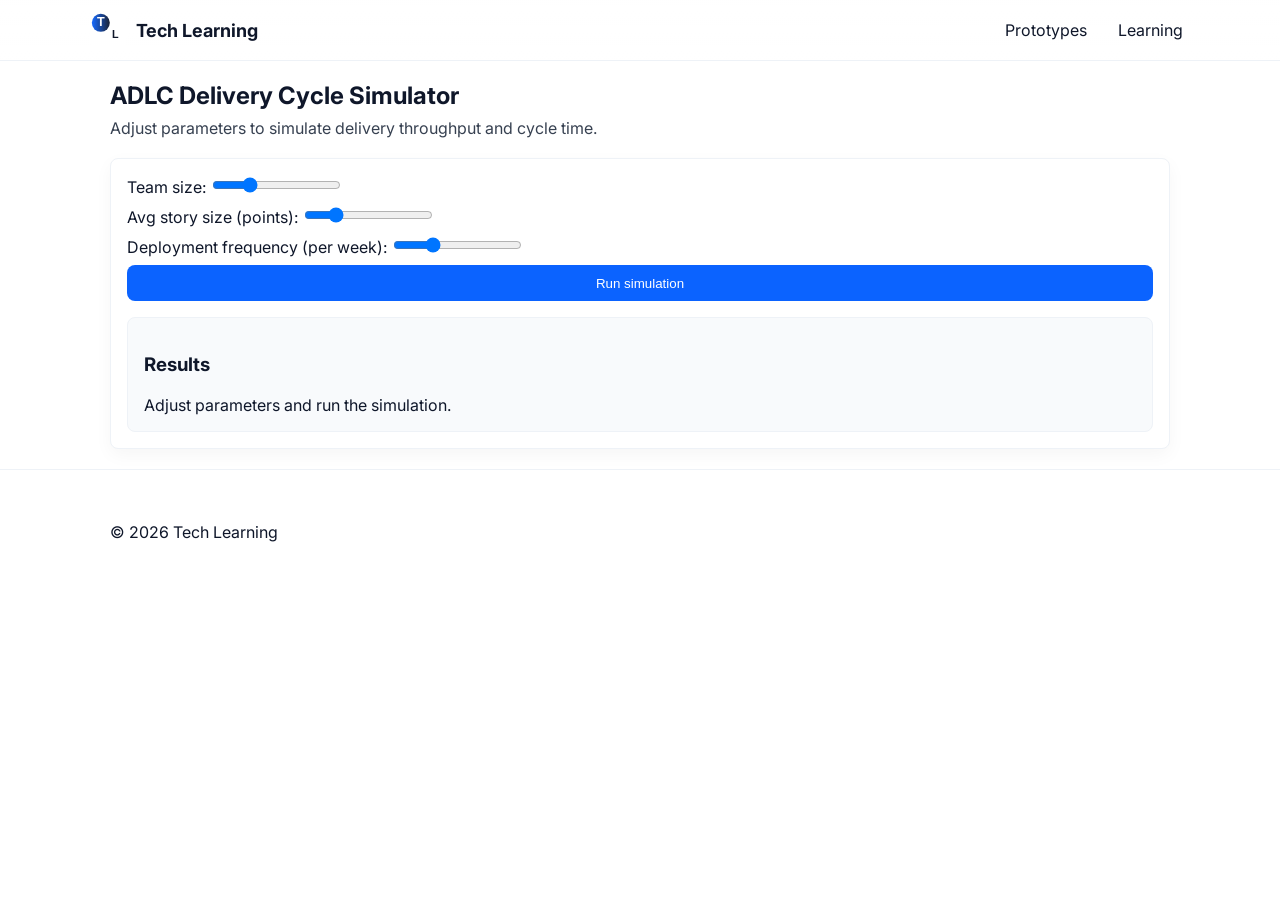
<file: prototypes/adlc-dashboard.html>
<!doctype html>
<html lang="en">
<head>
  <meta charset="utf-8">
  <meta name="viewport" content="width=device-width,initial-scale=1">
  <title>ADLC Simulator — Tech Learning</title>
  <link rel="icon" href="../assets/favicon.svg" type="image/svg+xml">
  <link href="https://fonts.googleapis.com/css2?family=Inter:wght@400;600;700&display=swap" rel="stylesheet">
  <link rel="stylesheet" href="../styles.css">
</head>
<body>
  <header class="site-header">
    <div class="container header-inner">
      <a class="brand" href="../index.html">
        <img src="../assets/logo.svg" alt="Tech Learning" class="brand-logo">
        <span class="brand-text">Tech Learning</span>
      </a>
      <nav class="nav">
        <ul>
          <li><a href="../prototypes.html">Prototypes</a></li>
          <li><a href="../learning.html">Learning</a></li>
        </ul>
      </nav>
    </div>
  </header>

  <main class="container">
    <h1 class="page-title">ADLC Delivery Cycle Simulator</h1>
    <p class="lead">Adjust parameters to simulate delivery throughput and cycle time.</p>

    <section class="simulator card">
      <div class="controls">
        <label>Team size: <input id="teamSize" type="range" min="1" max="20" value="6"></label>
        <label>Avg story size (points): <input id="storySize" type="range" min="1" max="20" value="5"></label>
        <label>Deployment frequency (per week): <input id="deployFreq" type="range" min="0" max="7" value="2"></label>
        <button id="runSim" class="btn primary">Run simulation</button>
      </div>
      <div class="output">
        <h3>Results</h3>
        <div id="results">Adjust parameters and run the simulation.</div>
      </div>
    </section>
  </main>

  <footer class="site-footer">
    <div class="container footer-inner">
      <p>&copy; <span id="year">2026</span> Tech Learning</p>
    </div>
  </footer>

  <script>
    document.getElementById('year').textContent = new Date().getFullYear();
    function run() {
      const team = Number(document.getElementById('teamSize').value);
      const story = Number(document.getElementById('storySize').value);
      const freq = Number(document.getElementById('deployFreq').value);
      // Simple throughput model: throughput = team * (10/story) * freq
      const throughput = (team * (10 / story) * Math.max(1,freq)).toFixed(1);
      const cycle = (story * 2 / team).toFixed(1);
      const txt = `Estimated throughput (stories/week): ${throughput}<br>Estimated average cycle time (weeks): ${cycle}`;
      document.getElementById('results').innerHTML = txt;
    }
    document.getElementById('runSim').addEventListener('click', run);
  </script>
</body>
</html>
</file>
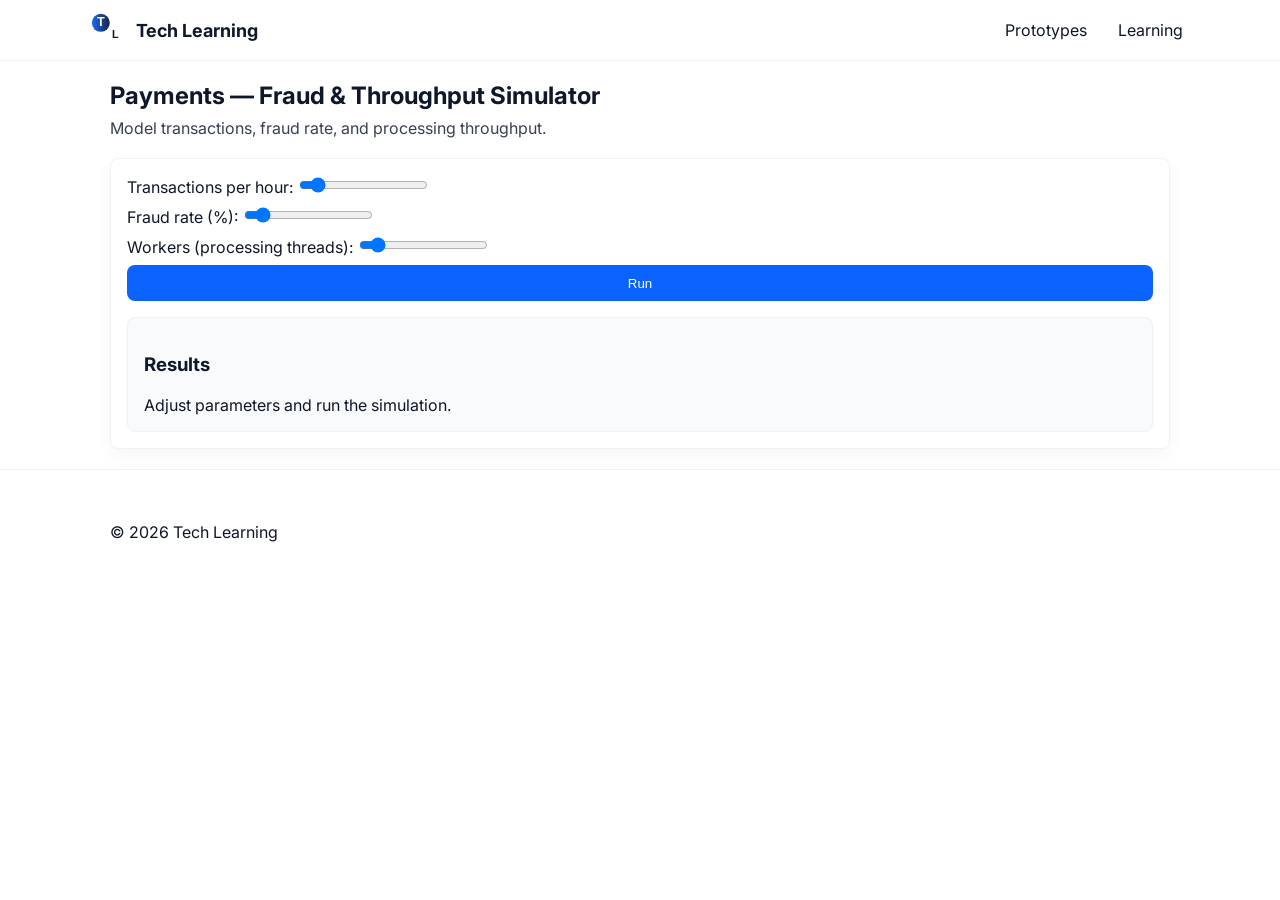
<file: prototypes/payments-dashboard.html>
<!doctype html>
<html lang="en">
<head>
  <meta charset="utf-8">
  <meta name="viewport" content="width=device-width,initial-scale=1">
  <title>Payments Simulator — Tech Learning</title>
  <link rel="icon" href="../assets/favicon.svg" type="image/svg+xml">
  <link href="https://fonts.googleapis.com/css2?family=Inter:wght@400;600;700&display=swap" rel="stylesheet">
  <link rel="stylesheet" href="../styles.css">
</head>
<body>
  <header class="site-header">
    <div class="container header-inner">
      <a class="brand" href="../index.html">
        <img src="../assets/logo.svg" alt="Tech Learning" class="brand-logo">
        <span class="brand-text">Tech Learning</span>
      </a>
      <nav class="nav">
        <ul>
          <li><a href="../prototypes.html">Prototypes</a></li>
          <li><a href="../learning.html">Learning</a></li>
        </ul>
      </nav>
    </div>
  </header>

  <main class="container">
    <h1 class="page-title">Payments — Fraud & Throughput Simulator</h1>
    <p class="lead">Model transactions, fraud rate, and processing throughput.</p>

    <section class="simulator card">
      <div class="controls">
        <label>Transactions per hour: <input id="txRate" type="range" min="100" max="20000" value="2000"></label>
        <label>Fraud rate (%): <input id="fraudRate" type="range" min="0" max="10" value="1"></label>
        <label>Workers (processing threads): <input id="workers" type="range" min="1" max="200" value="20"></label>
        <button id="runPay" class="btn primary">Run</button>
      </div>
      <div class="output">
        <h3>Results</h3>
        <div id="pResults">Adjust parameters and run the simulation.</div>
      </div>
    </section>
  </main>

  <footer class="site-footer">
    <div class="container footer-inner">
      <p>&copy; <span id="year">2026</span> Tech Learning</p>
    </div>
  </footer>

  <script>
    document.getElementById('year').textContent = new Date().getFullYear();
    function runPay() {
      const tx = Number(document.getElementById('txRate').value);
      const fraud = Number(document.getElementById('fraudRate').value);
      const w = Number(document.getElementById('workers').value);
      const processedPerHour = Math.min(tx, w * 200);
      const fraudEvents = Math.round((processedPerHour * fraud) / 100);
      const latency = (1000 / (w * 5)).toFixed(1);
      const txt = `Processed/hour: ${processedPerHour}<br>Estimated fraud events/hour: ${fraudEvents}<br>Avg processing latency (ms): ${latency}`;
      document.getElementById('pResults').innerHTML = txt;
    }
    document.getElementById('runPay').addEventListener('click', runPay);
  </script>
</body>
</html>
</file>
<file: styles.css>
/* Bright, executive-friendly stylesheet */
:root{
  --bg:#ffffff;
  --muted:#6b7280;
  --accent:#0f172a;
  --primary:#0b63ff;
  --surface:#f8fafc;
  --radius:10px;
}
*{box-sizing:border-box}
html,body{height:100%}
body{
  margin:0;
  font-family:Inter,system-ui,Segoe UI,Roboto,"Helvetica Neue",Arial;
  background:var(--bg);
  color:var(--accent);
  -webkit-font-smoothing:antialiased;
}
.container{max-width:1100px;margin:0 auto;padding:1.25rem}
.site-header{border-bottom:1px solid #eef2f7;background:linear-gradient(180deg, rgba(255,255,255,0.6), rgba(255,255,255,0));backdrop-filter:saturate(120%) blur(4px)}
.header-inner{display:flex;align-items:center;justify-content:space-between;padding:0.75rem 0}
.brand{display:flex;align-items:center;gap:0.6rem;text-decoration:none}
.brand-logo{height:36px;width:36px;display:inline-block}
.brand-text{font-weight:700;color:var(--accent);font-size:1.125rem}
.nav ul{list-style:none;margin:0;padding:0;display:flex;gap:1rem}
.nav a{color:var(--accent);text-decoration:none;padding:0.35rem 0.45rem;border-radius:6px}
.nav a:hover{background:var(--surface)}
.nav-toggle{display:none;background:transparent;border:0;font-size:1.25rem}

/* Secondary nav group styling for larger menus */
.nav .group-title{font-weight:600;color:var(--muted);font-size:0.85rem;margin-right:0.5rem}
.nav .nav-group{display:flex;align-items:center;gap:0.5rem}

.hero{padding:3.5rem 0;background:linear-gradient(180deg,#ffffff, #fbfdff)}
.hero h1{margin:0 0 0.5rem;font-size:2rem;color:var(--accent)}
.lead{color:#374151;margin:0 0 1.25rem}
.cta-row{display:flex;gap:0.75rem;margin-top:1rem}
.btn{display:inline-block;padding:0.6rem 1rem;border-radius:8px;text-decoration:none;border:1px solid transparent}
.btn.primary{background:var(--primary);color:white}
.btn.ghost{background:transparent;border-color:#e6eefc;color:var(--primary)}

.features{display:grid;grid-template-columns:repeat(auto-fit,minmax(200px,1fr));gap:1.25rem;padding:2rem 0}
.features article{background:#fff;border:1px solid #eef2f7;padding:1.25rem;border-radius:8px;box-shadow:0 6px 16px rgba(15,23,42,0.04)}
.features h2{margin:0 0 0.5rem;font-size:1.125rem}

.resources{padding:1.5rem 0}
.resource-list{list-style:none;padding:0;margin:0;display:grid;gap:0.5rem}
.resource-list a{color:var(--primary);text-decoration:none}

/* Generic card */
.card{background:#fff;border:1px solid #eef2f7;padding:1rem;border-radius:8px;box-shadow:0 6px 18px rgba(2,6,23,0.04)}

/* Dashboard / simulator utilities */
.simulator{display:grid;grid-template-columns:1fr;gap:1rem}
.simulator .controls{display:flex;flex-direction:column;gap:0.5rem}
.simulator .output{background:#f8fafc;padding:1rem;border-radius:8px;border:1px solid #eef2f7}

/* Page title */
.page-title{font-size:1.5rem;margin:0 0 0.5rem;color:var(--accent)}


.contact{padding:1.5rem 0;border-top:1px solid #f1f5f9}

.site-footer{border-top:1px solid #eef2f7;padding:1rem 0;background:#fff}
.footer-inner{display:flex;justify-content:space-between;gap:1rem;align-items:center}
.site-footer a{color:var(--muted);text-decoration:none;margin-left:0.75rem}

@media (max-width:768px){
  .nav{position:absolute;right:1rem;top:64px;background:var(--bg);box-shadow:0 8px 20px rgba(2,6,23,0.06);border-radius:10px;padding:1rem;display:none}
  .nav.open{display:block}
  .nav ul{flex-direction:column}
  .nav-toggle{display:inline-block}
  .footer-inner{flex-direction:column;align-items:flex-start}
}
</file>
